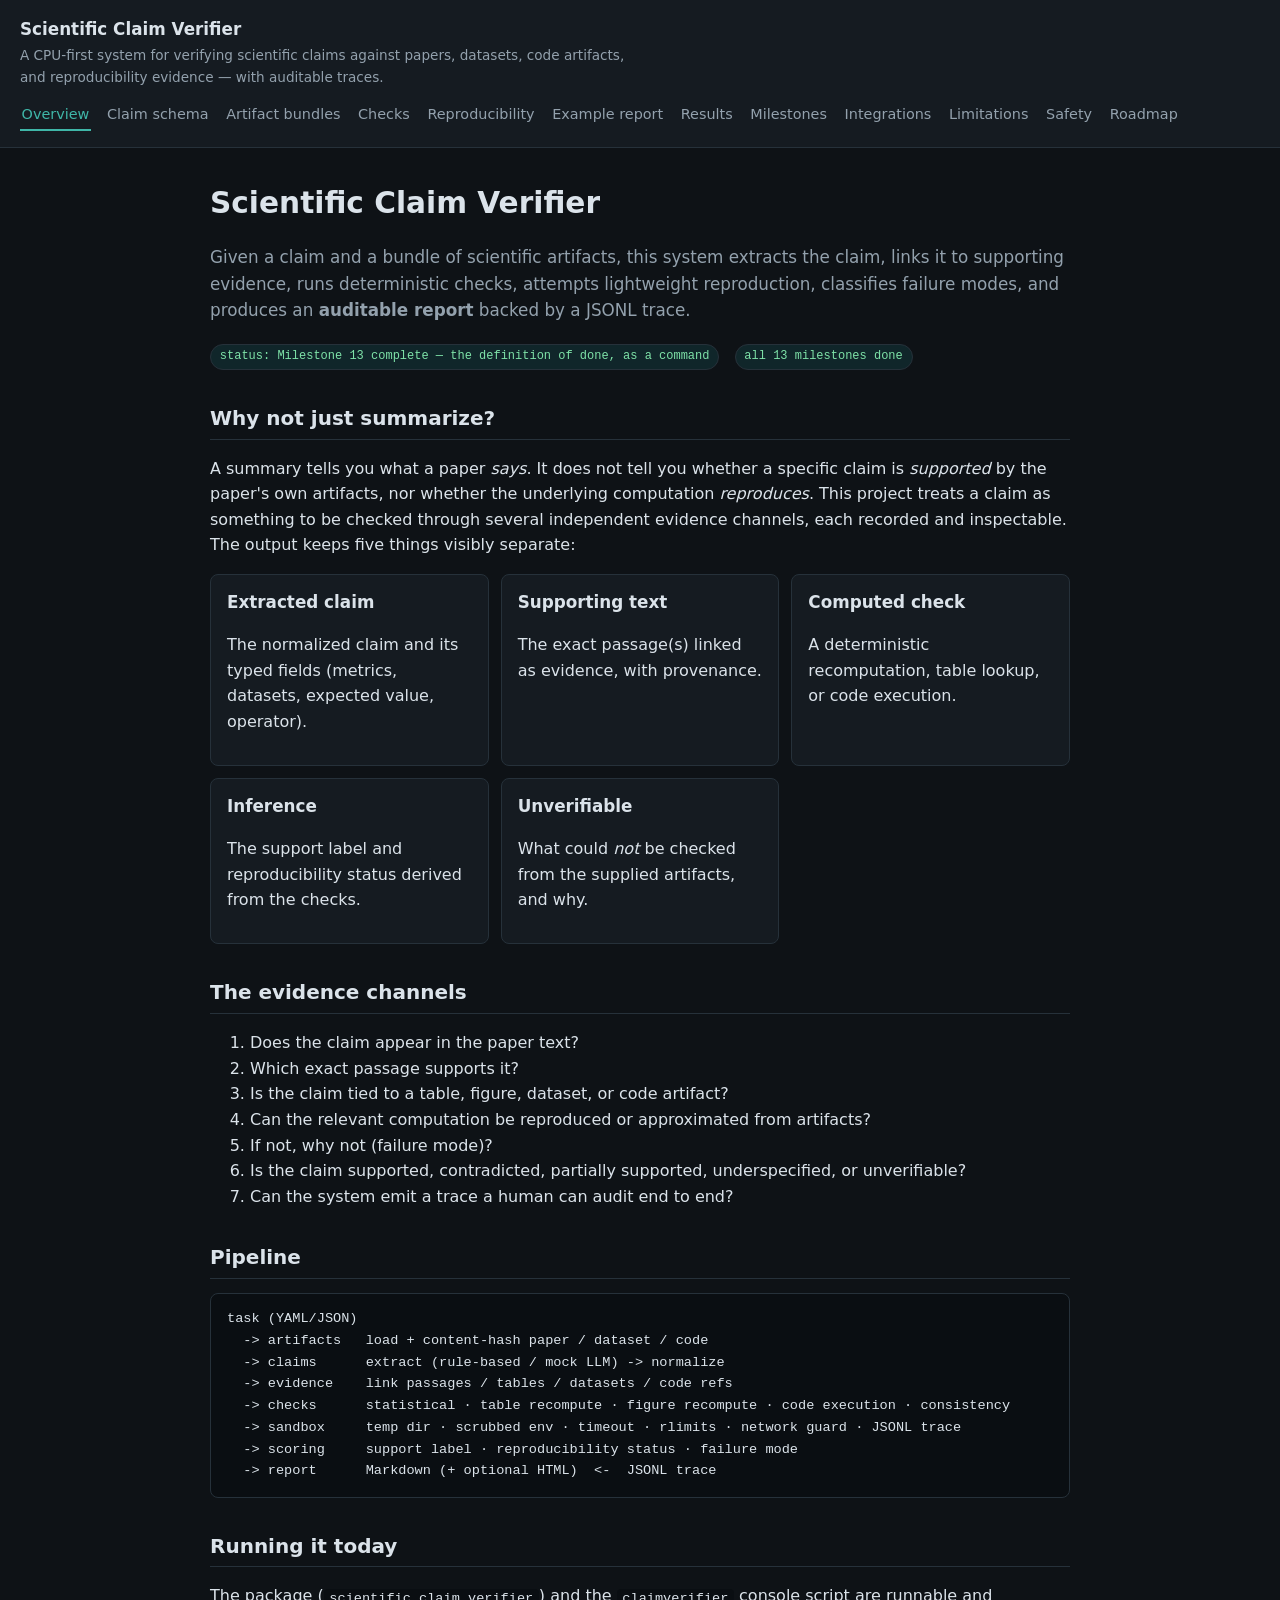
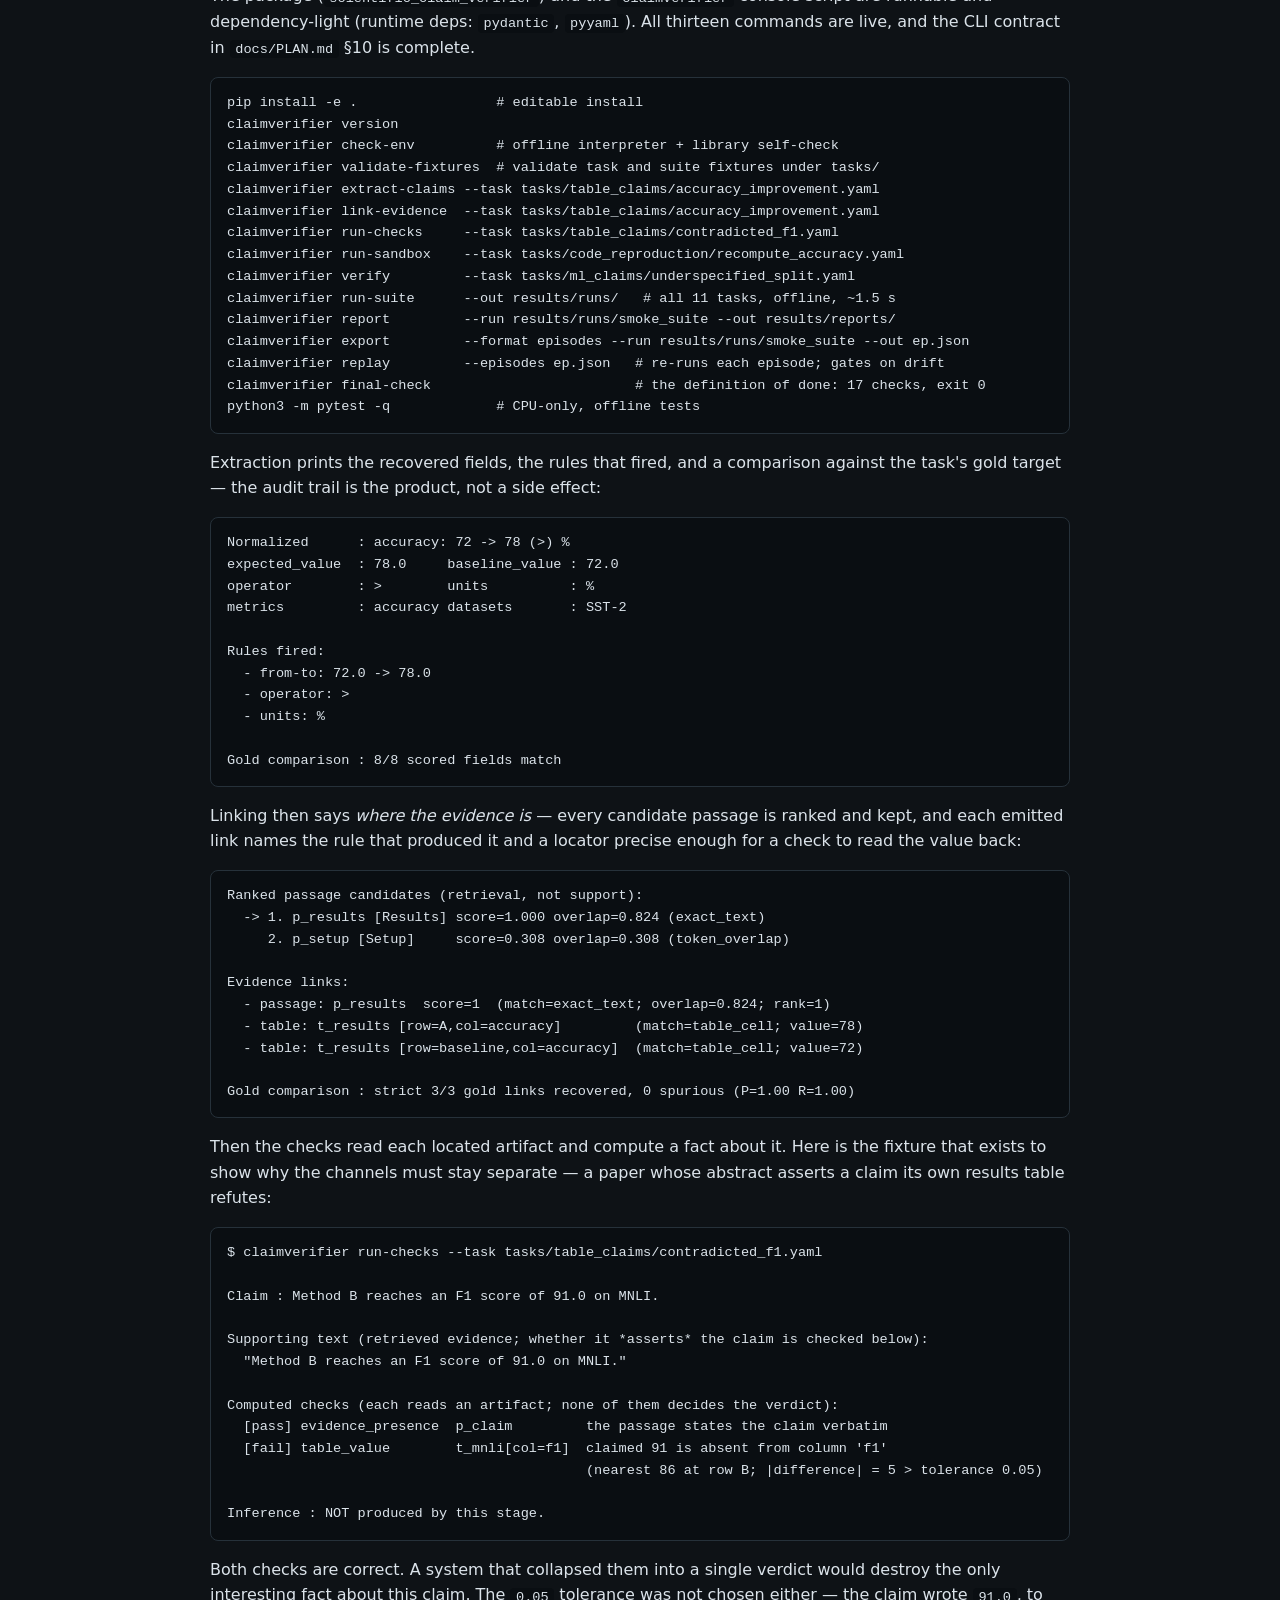
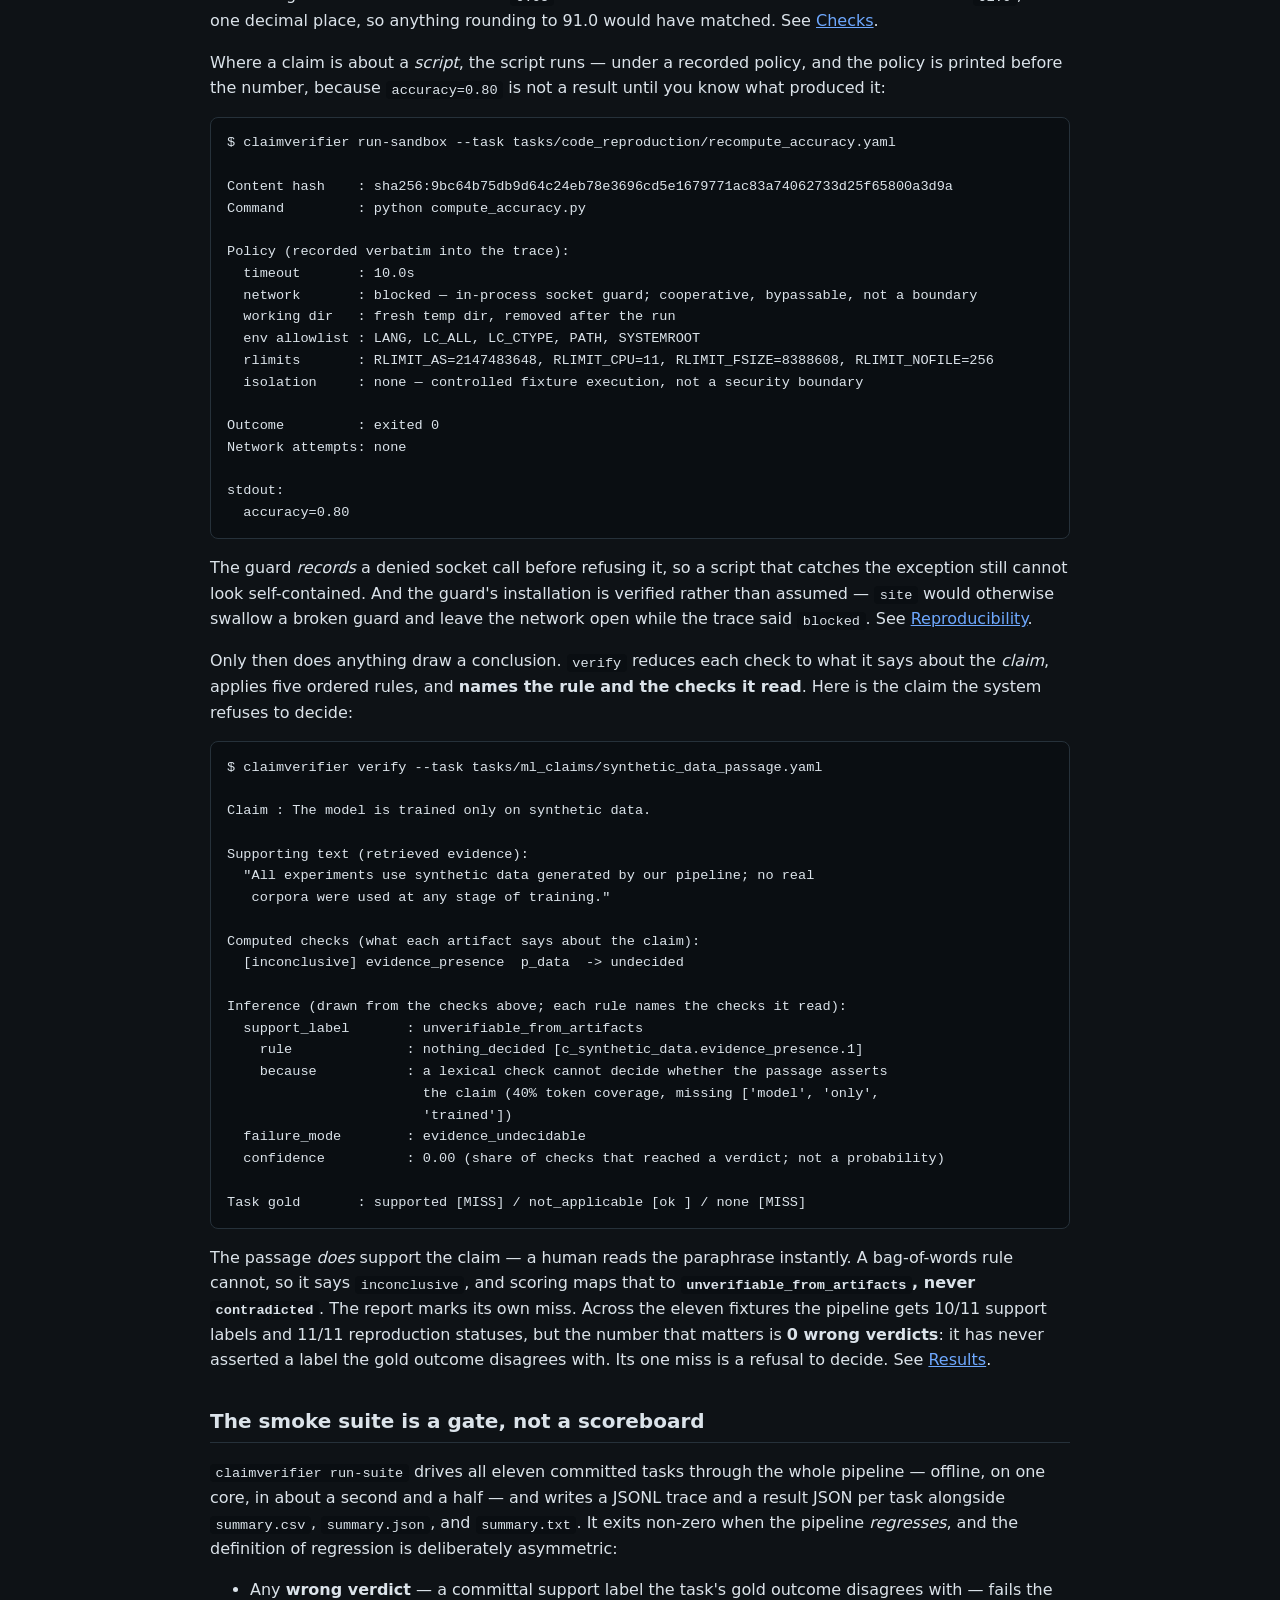
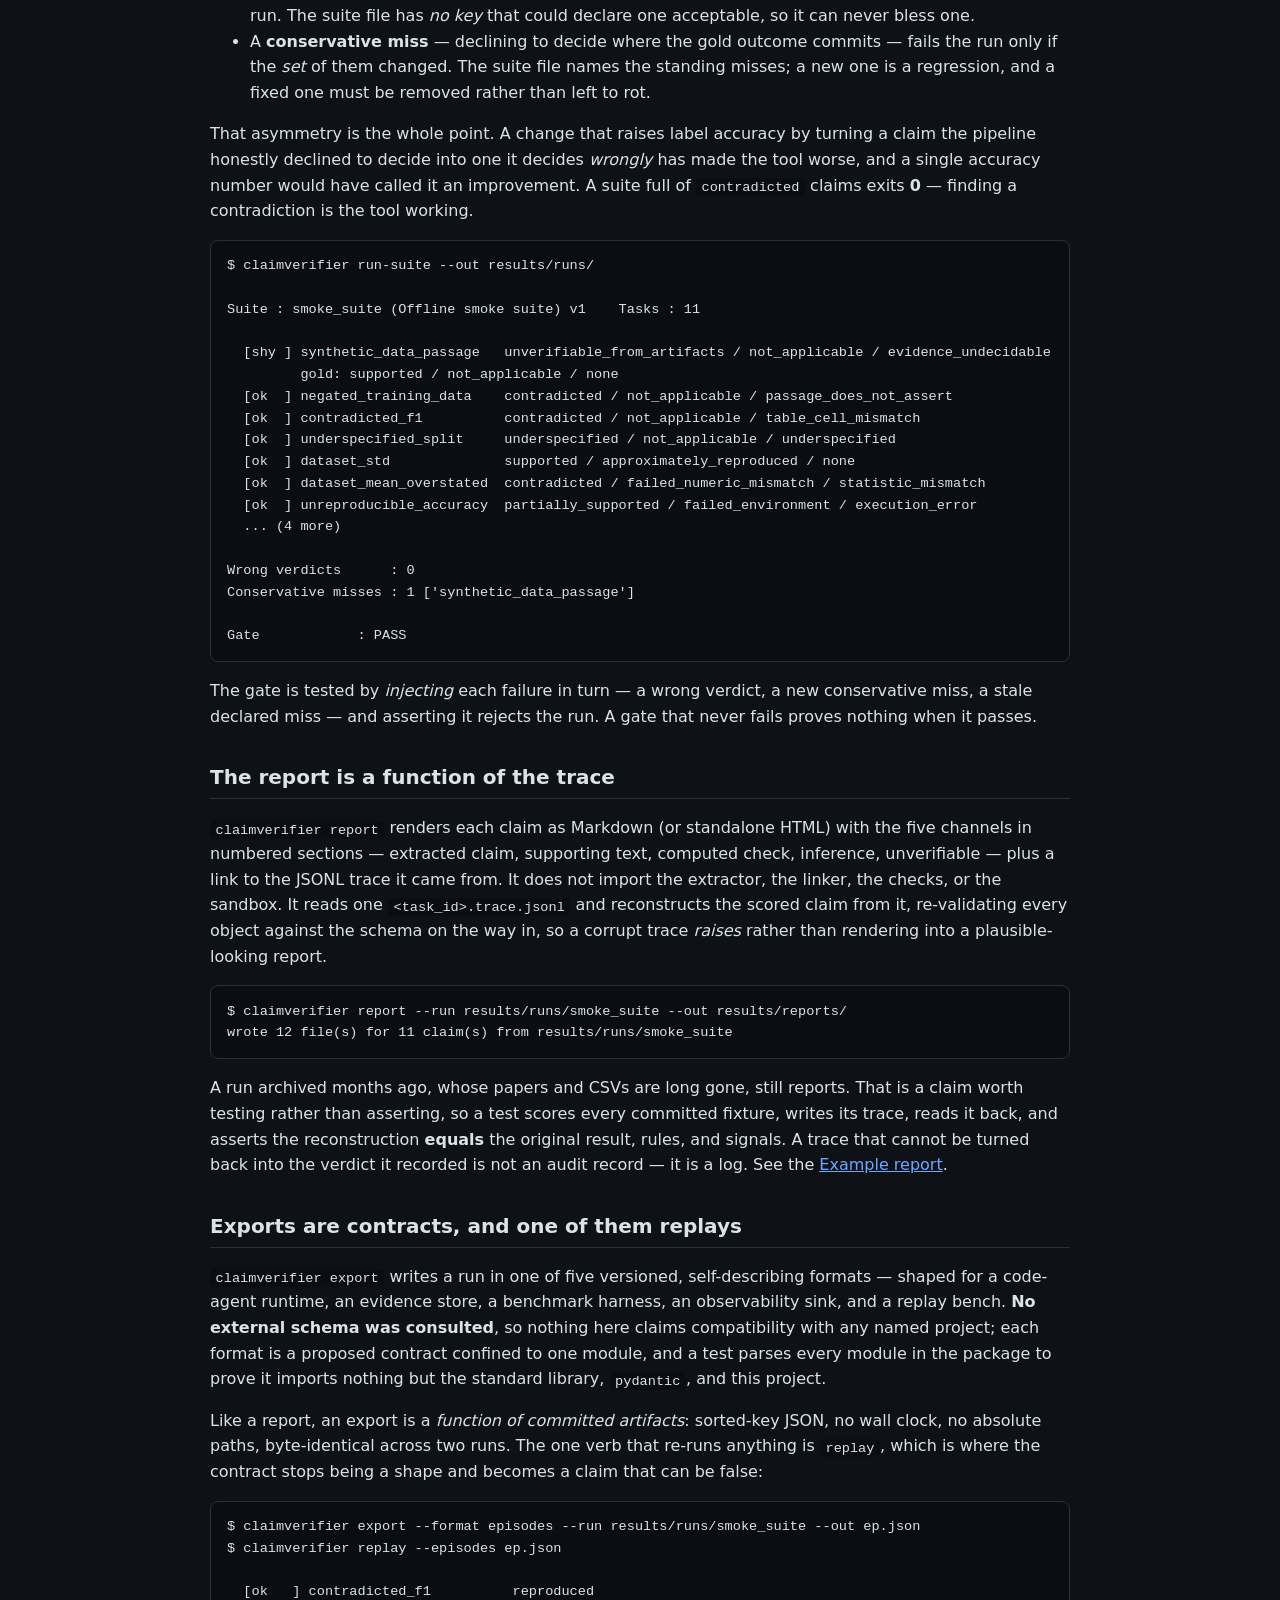
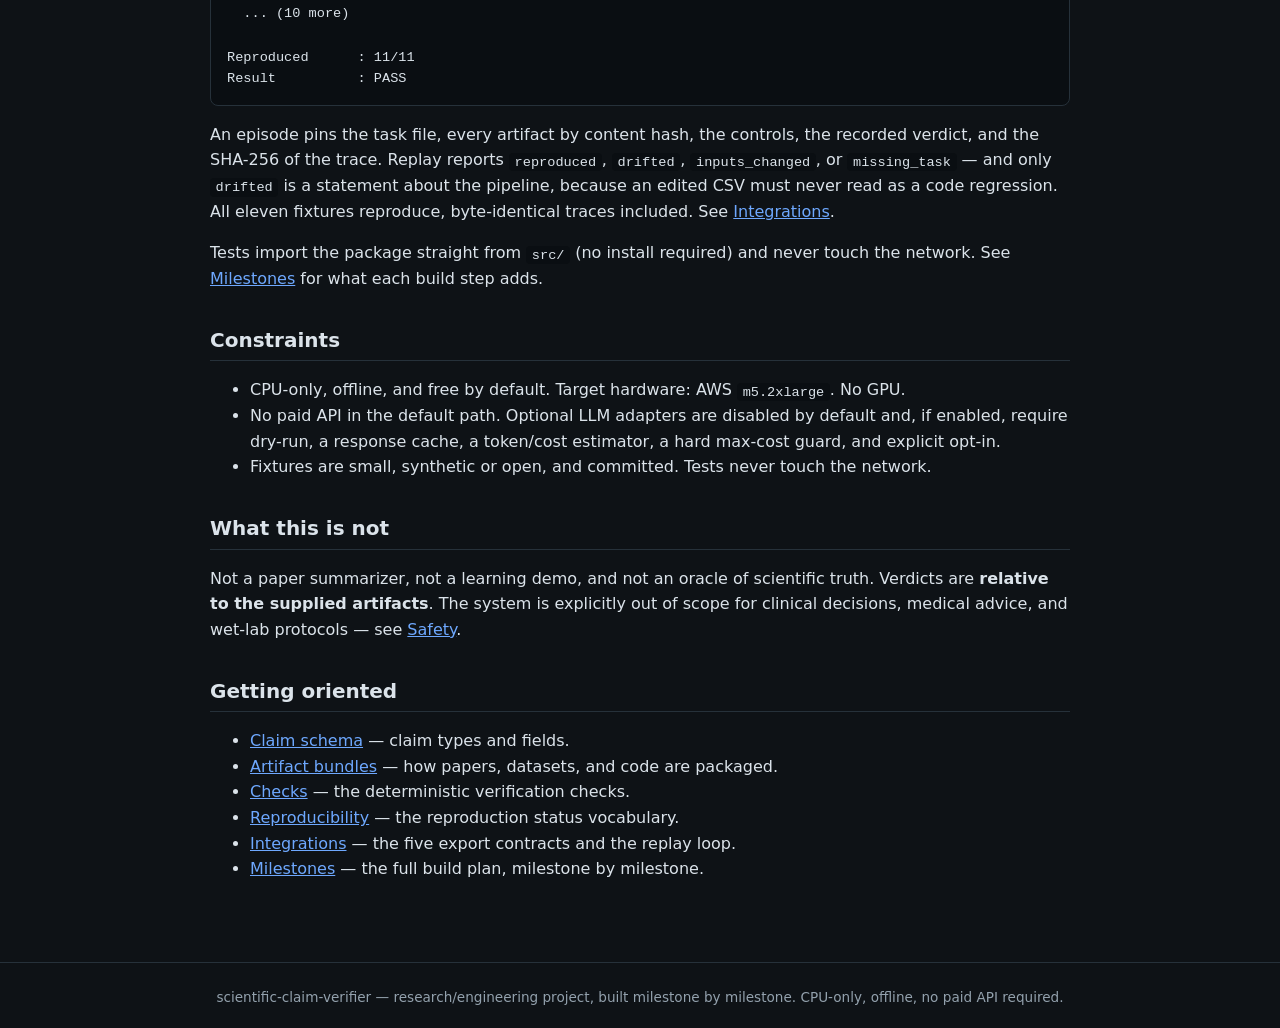
<file: site/index.html>
<!doctype html>
<html lang="en">
<head>
  <meta charset="utf-8">
  <meta name="viewport" content="width=device-width, initial-scale=1">
  <title>Scientific Claim Verifier</title>
  <link rel="stylesheet" href="style.css">
</head>
<body>
<header class="site">
  <a class="brand" href="index.html">Scientific Claim Verifier</a>
  <div class="tagline">A CPU-first system for verifying scientific claims against papers, datasets, code artifacts, and reproducibility evidence — with auditable traces.</div>
  <nav class="site">
    <a href="index.html" class="active">Overview</a>
    <a href="claim-schema.html">Claim schema</a>
    <a href="artifact-bundles.html">Artifact bundles</a>
    <a href="checks.html">Checks</a>
    <a href="reproducibility.html">Reproducibility</a>
    <a href="example-report.html">Example report</a>
    <a href="results.html">Results</a>
    <a href="milestones.html">Milestones</a>
    <a href="integrations.html">Integrations</a>
    <a href="limitations.html">Limitations</a>
    <a href="safety.html">Safety</a>
    <a href="roadmap.html">Roadmap</a>
  </nav>
</header>
<main>
  <h1>Scientific Claim Verifier</h1>
  <p class="lede">Given a claim and a bundle of scientific artifacts, this system extracts the
  claim, links it to supporting evidence, runs deterministic checks, attempts lightweight
  reproduction, classifies failure modes, and produces an <strong>auditable report</strong>
  backed by a JSONL trace.</p>

  <p><span class="status done">status: Milestone 13 complete — the definition of done, as a command</span> &nbsp; <span class="status done">all 13 milestones done</span></p>

  <h2>Why not just summarize?</h2>
  <p>A summary tells you what a paper <em>says</em>. It does not tell you whether a specific
  claim is <em>supported</em> by the paper's own artifacts, nor whether the underlying
  computation <em>reproduces</em>. This project treats a claim as something to be checked
  through several independent evidence channels, each recorded and inspectable. The output
  keeps five things visibly separate:</p>
  <div class="grid">
    <div class="card"><h3>Extracted claim</h3><p>The normalized claim and its typed fields (metrics, datasets, expected value, operator).</p></div>
    <div class="card"><h3>Supporting text</h3><p>The exact passage(s) linked as evidence, with provenance.</p></div>
    <div class="card"><h3>Computed check</h3><p>A deterministic recomputation, table lookup, or code execution.</p></div>
    <div class="card"><h3>Inference</h3><p>The support label and reproducibility status derived from the checks.</p></div>
    <div class="card"><h3>Unverifiable</h3><p>What could <em>not</em> be checked from the supplied artifacts, and why.</p></div>
  </div>

  <h2>The evidence channels</h2>
  <ol>
    <li>Does the claim appear in the paper text?</li>
    <li>Which exact passage supports it?</li>
    <li>Is the claim tied to a table, figure, dataset, or code artifact?</li>
    <li>Can the relevant computation be reproduced or approximated from artifacts?</li>
    <li>If not, why not (failure mode)?</li>
    <li>Is the claim supported, contradicted, partially supported, underspecified, or unverifiable?</li>
    <li>Can the system emit a trace a human can audit end to end?</li>
  </ol>

  <h2>Pipeline</h2>
  <pre><code>task (YAML/JSON)
  -> artifacts   load + content-hash paper / dataset / code
  -> claims      extract (rule-based / mock LLM) -> normalize
  -> evidence    link passages / tables / datasets / code refs
  -> checks      statistical · table recompute · figure recompute · code execution · consistency
  -> sandbox     temp dir · scrubbed env · timeout · rlimits · network guard · JSONL trace
  -> scoring     support label · reproducibility status · failure mode
  -> report      Markdown (+ optional HTML)  <-  JSONL trace</code></pre>

  <h2>Running it today</h2>
  <p>The package (<code>scientific_claim_verifier</code>) and the <code>claimverifier</code>
  console script are runnable and dependency-light (runtime deps: <code>pydantic</code>,
  <code>pyyaml</code>). All thirteen commands are live, and the CLI contract in
  <code>docs/PLAN.md</code> §10 is complete.</p>
  <pre><code>pip install -e .                 # editable install
claimverifier version
claimverifier check-env          # offline interpreter + library self-check
claimverifier validate-fixtures  # validate task and suite fixtures under tasks/
claimverifier extract-claims --task tasks/table_claims/accuracy_improvement.yaml
claimverifier link-evidence  --task tasks/table_claims/accuracy_improvement.yaml
claimverifier run-checks     --task tasks/table_claims/contradicted_f1.yaml
claimverifier run-sandbox    --task tasks/code_reproduction/recompute_accuracy.yaml
claimverifier verify         --task tasks/ml_claims/underspecified_split.yaml
claimverifier run-suite      --out results/runs/   # all 11 tasks, offline, ~1.5 s
claimverifier report         --run results/runs/smoke_suite --out results/reports/
claimverifier export         --format episodes --run results/runs/smoke_suite --out ep.json
claimverifier replay         --episodes ep.json   # re-runs each episode; gates on drift
claimverifier final-check                         # the definition of done: 17 checks, exit 0
python3 -m pytest -q             # CPU-only, offline tests</code></pre>
  <p>Extraction prints the recovered fields, the rules that fired, and a comparison against
  the task's gold target — the audit trail is the product, not a side effect:</p>
  <pre><code>Normalized      : accuracy: 72 -> 78 (&gt;) %
expected_value  : 78.0     baseline_value : 72.0
operator        : &gt;        units          : %
metrics         : accuracy datasets       : SST-2

Rules fired:
  - from-to: 72.0 -> 78.0
  - operator: &gt;
  - units: %

Gold comparison : 8/8 scored fields match</code></pre>
  <p>Linking then says <em>where the evidence is</em> — every candidate passage is ranked and
  kept, and each emitted link names the rule that produced it and a locator precise enough for
  a check to read the value back:</p>
  <pre><code>Ranked passage candidates (retrieval, not support):
  -&gt; 1. p_results [Results] score=1.000 overlap=0.824 (exact_text)
     2. p_setup [Setup]     score=0.308 overlap=0.308 (token_overlap)

Evidence links:
  - passage: p_results  score=1  (match=exact_text; overlap=0.824; rank=1)
  - table: t_results [row=A,col=accuracy]         (match=table_cell; value=78)
  - table: t_results [row=baseline,col=accuracy]  (match=table_cell; value=72)

Gold comparison : strict 3/3 gold links recovered, 0 spurious (P=1.00 R=1.00)</code></pre>
  <p>Then the checks read each located artifact and compute a fact about it. Here is the fixture
  that exists to show why the channels must stay separate — a paper whose abstract asserts a claim
  its own results table refutes:</p>
  <pre><code>$ claimverifier run-checks --task tasks/table_claims/contradicted_f1.yaml

Claim : Method B reaches an F1 score of 91.0 on MNLI.

Supporting text (retrieved evidence; whether it *asserts* the claim is checked below):
  "Method B reaches an F1 score of 91.0 on MNLI."

Computed checks (each reads an artifact; none of them decides the verdict):
  [pass] evidence_presence  p_claim         the passage states the claim verbatim
  [fail] table_value        t_mnli[col=f1]  claimed 91 is absent from column 'f1'
                                            (nearest 86 at row B; |difference| = 5 &gt; tolerance 0.05)

Inference : NOT produced by this stage.</code></pre>
  <p>Both checks are correct. A system that collapsed them into a single verdict would destroy the
  only interesting fact about this claim. The <code>0.05</code> tolerance was not chosen either —
  the claim wrote <code>91.0</code>, to one decimal place, so anything rounding to 91.0 would have
  matched. See <a href="checks.html">Checks</a>.</p>
  <p>Where a claim is about a <em>script</em>, the script runs — under a recorded policy, and the
  policy is printed before the number, because <code>accuracy=0.80</code> is not a result until you
  know what produced it:</p>
  <pre><code>$ claimverifier run-sandbox --task tasks/code_reproduction/recompute_accuracy.yaml

Content hash    : sha256:9bc64b75db9d64c24eb78e3696cd5e1679771ac83a74062733d25f65800a3d9a
Command         : python compute_accuracy.py

Policy (recorded verbatim into the trace):
  timeout       : 10.0s
  network       : blocked — in-process socket guard; cooperative, bypassable, not a boundary
  working dir   : fresh temp dir, removed after the run
  env allowlist : LANG, LC_ALL, LC_CTYPE, PATH, SYSTEMROOT
  rlimits       : RLIMIT_AS=2147483648, RLIMIT_CPU=11, RLIMIT_FSIZE=8388608, RLIMIT_NOFILE=256
  isolation     : none — controlled fixture execution, not a security boundary

Outcome         : exited 0
Network attempts: none

stdout:
  accuracy=0.80</code></pre>
  <p>The guard <em>records</em> a denied socket call before refusing it, so a script that catches the
  exception still cannot look self-contained. And the guard's installation is verified rather than
  assumed — <code>site</code> would otherwise swallow a broken guard and leave the network open while
  the trace said <code>blocked</code>. See <a href="reproducibility.html">Reproducibility</a>.</p>

  <p>Only then does anything draw a conclusion. <code>verify</code> reduces each check to what it
  says about the <em>claim</em>, applies five ordered rules, and <strong>names the rule and the
  checks it read</strong>. Here is the claim the system refuses to decide:</p>
  <pre><code>$ claimverifier verify --task tasks/ml_claims/synthetic_data_passage.yaml

Claim : The model is trained only on synthetic data.

Supporting text (retrieved evidence):
  "All experiments use synthetic data generated by our pipeline; no real
   corpora were used at any stage of training."

Computed checks (what each artifact says about the claim):
  [inconclusive] evidence_presence  p_data  -&gt; undecided

Inference (drawn from the checks above; each rule names the checks it read):
  support_label       : unverifiable_from_artifacts
    rule              : nothing_decided [c_synthetic_data.evidence_presence.1]
    because           : a lexical check cannot decide whether the passage asserts
                        the claim (40% token coverage, missing ['model', 'only',
                        'trained'])
  failure_mode        : evidence_undecidable
  confidence          : 0.00 (share of checks that reached a verdict; not a probability)

Task gold       : supported [MISS] / not_applicable [ok ] / none [MISS]</code></pre>
  <p>The passage <em>does</em> support the claim — a human reads the paraphrase instantly. A
  bag-of-words rule cannot, so it says <code>inconclusive</code>, and scoring maps that to
  <strong><code>unverifiable_from_artifacts</code>, never <code>contradicted</code></strong>. The
  report marks its own miss. Across the eleven fixtures the pipeline gets 10/11 support labels and
  11/11 reproduction statuses, but the number that matters is <strong>0 wrong verdicts</strong>: it
  has never asserted a label the gold outcome disagrees with. Its one miss is a refusal to decide.
  See <a href="results.html">Results</a>.</p>

  <h2>The smoke suite is a gate, not a scoreboard</h2>
  <p><code>claimverifier run-suite</code> drives all eleven committed tasks through the whole
  pipeline — offline, on one core, in about a second and a half — and writes a JSONL trace and a
  result JSON per task alongside <code>summary.csv</code>, <code>summary.json</code>, and
  <code>summary.txt</code>. It exits non-zero when the pipeline <em>regresses</em>, and the
  definition of regression is deliberately asymmetric:</p>
  <ul>
    <li>Any <strong>wrong verdict</strong> — a committal support label the task's gold outcome
      disagrees with — fails the run. The suite file has <em>no key</em> that could declare one
      acceptable, so it can never bless one.</li>
    <li>A <strong>conservative miss</strong> — declining to decide where the gold outcome commits —
      fails the run only if the <em>set</em> of them changed. The suite file names the standing
      misses; a new one is a regression, and a fixed one must be removed rather than left to rot.</li>
  </ul>
  <p>That asymmetry is the whole point. A change that raises label accuracy by turning a claim the
  pipeline honestly declined to decide into one it decides <em>wrongly</em> has made the tool worse,
  and a single accuracy number would have called it an improvement. A suite full of
  <code>contradicted</code> claims exits <strong>0</strong> — finding a contradiction is the tool
  working.</p>
  <pre><code>$ claimverifier run-suite --out results/runs/

Suite : smoke_suite (Offline smoke suite) v1    Tasks : 11

  [shy ] synthetic_data_passage   unverifiable_from_artifacts / not_applicable / evidence_undecidable
         gold: supported / not_applicable / none
  [ok  ] negated_training_data    contradicted / not_applicable / passage_does_not_assert
  [ok  ] contradicted_f1          contradicted / not_applicable / table_cell_mismatch
  [ok  ] underspecified_split     underspecified / not_applicable / underspecified
  [ok  ] dataset_std              supported / approximately_reproduced / none
  [ok  ] dataset_mean_overstated  contradicted / failed_numeric_mismatch / statistic_mismatch
  [ok  ] unreproducible_accuracy  partially_supported / failed_environment / execution_error
  ... (4 more)

Wrong verdicts      : 0
Conservative misses : 1 ['synthetic_data_passage']

Gate            : PASS</code></pre>
  <p>The gate is tested by <em>injecting</em> each failure in turn — a wrong verdict, a new
  conservative miss, a stale declared miss — and asserting it rejects the run. A gate that never
  fails proves nothing when it passes.</p>

  <h2>The report is a function of the trace</h2>
  <p><code>claimverifier report</code> renders each claim as Markdown (or standalone HTML) with the
  five channels in numbered sections — extracted claim, supporting text, computed check, inference,
  unverifiable — plus a link to the JSONL trace it came from. It does not import the extractor, the
  linker, the checks, or the sandbox. It reads one <code>&lt;task_id&gt;.trace.jsonl</code> and
  reconstructs the scored claim from it, re-validating every object against the schema on the way
  in, so a corrupt trace <em>raises</em> rather than rendering into a plausible-looking report.</p>
  <pre><code>$ claimverifier report --run results/runs/smoke_suite --out results/reports/
wrote 12 file(s) for 11 claim(s) from results/runs/smoke_suite</code></pre>
  <p>A run archived months ago, whose papers and CSVs are long gone, still reports. That is a claim
  worth testing rather than asserting, so a test scores every committed fixture, writes its trace,
  reads it back, and asserts the reconstruction <strong>equals</strong> the original result, rules,
  and signals. A trace that cannot be turned back into the verdict it recorded is not an audit
  record — it is a log. See the <a href="example-report.html">Example report</a>.</p>

  <h2>Exports are contracts, and one of them replays</h2>
  <p><code>claimverifier export</code> writes a run in one of five versioned, self-describing formats
  — shaped for a code-agent runtime, an evidence store, a benchmark harness, an observability sink,
  and a replay bench. <strong>No external schema was consulted</strong>, so nothing here claims
  compatibility with any named project; each format is a proposed contract confined to one module,
  and a test parses every module in the package to prove it imports nothing but the standard library,
  <code>pydantic</code>, and this project.</p>
  <p>Like a report, an export is a <em>function of committed artifacts</em>: sorted-key JSON, no wall
  clock, no absolute paths, byte-identical across two runs. The one verb that re-runs anything is
  <code>replay</code>, which is where the contract stops being a shape and becomes a claim that can
  be false:</p>
  <pre><code>$ claimverifier export --format episodes --run results/runs/smoke_suite --out ep.json
$ claimverifier replay --episodes ep.json

  [ok   ] contradicted_f1          reproduced
  ... (10 more)

Reproduced      : 11/11
Result          : PASS</code></pre>
  <p>An episode pins the task file, every artifact by content hash, the controls, the recorded
  verdict, and the SHA-256 of the trace. Replay reports <code>reproduced</code>,
  <code>drifted</code>, <code>inputs_changed</code>, or <code>missing_task</code> — and only
  <code>drifted</code> is a statement about the pipeline, because an edited CSV must never read as a
  code regression. All eleven fixtures reproduce, byte-identical traces included. See
  <a href="integrations.html">Integrations</a>.</p>

  <p>Tests import the package straight from <code>src/</code> (no install required) and never touch
  the network. See <a href="milestones.html">Milestones</a> for what each build step adds.</p>

  <h2>Constraints</h2>
  <ul>
    <li>CPU-only, offline, and free by default. Target hardware: AWS <code>m5.2xlarge</code>. No GPU.</li>
    <li>No paid API in the default path. Optional LLM adapters are disabled by default and,
      if enabled, require dry-run, a response cache, a token/cost estimator, a hard max-cost
      guard, and explicit opt-in.</li>
    <li>Fixtures are small, synthetic or open, and committed. Tests never touch the network.</li>
  </ul>

  <h2>What this is not</h2>
  <p>Not a paper summarizer, not a learning demo, and not an oracle of scientific truth.
  Verdicts are <strong>relative to the supplied artifacts</strong>. The system is explicitly
  out of scope for clinical decisions, medical advice, and wet-lab protocols — see
  <a href="safety.html">Safety</a>.</p>

  <h2>Getting oriented</h2>
  <ul>
    <li><a href="claim-schema.html">Claim schema</a> — claim types and fields.</li>
    <li><a href="artifact-bundles.html">Artifact bundles</a> — how papers, datasets, and code are packaged.</li>
    <li><a href="checks.html">Checks</a> — the deterministic verification checks.</li>
    <li><a href="reproducibility.html">Reproducibility</a> — the reproduction status vocabulary.</li>
    <li><a href="integrations.html">Integrations</a> — the five export contracts and the replay loop.</li>
    <li><a href="milestones.html">Milestones</a> — the full build plan, milestone by milestone.</li>
  </ul>
</main>
<footer class="site">scientific-claim-verifier — research/engineering project, built milestone by milestone. CPU-only, offline, no paid API required.</footer>
</body>
</html>
</file>
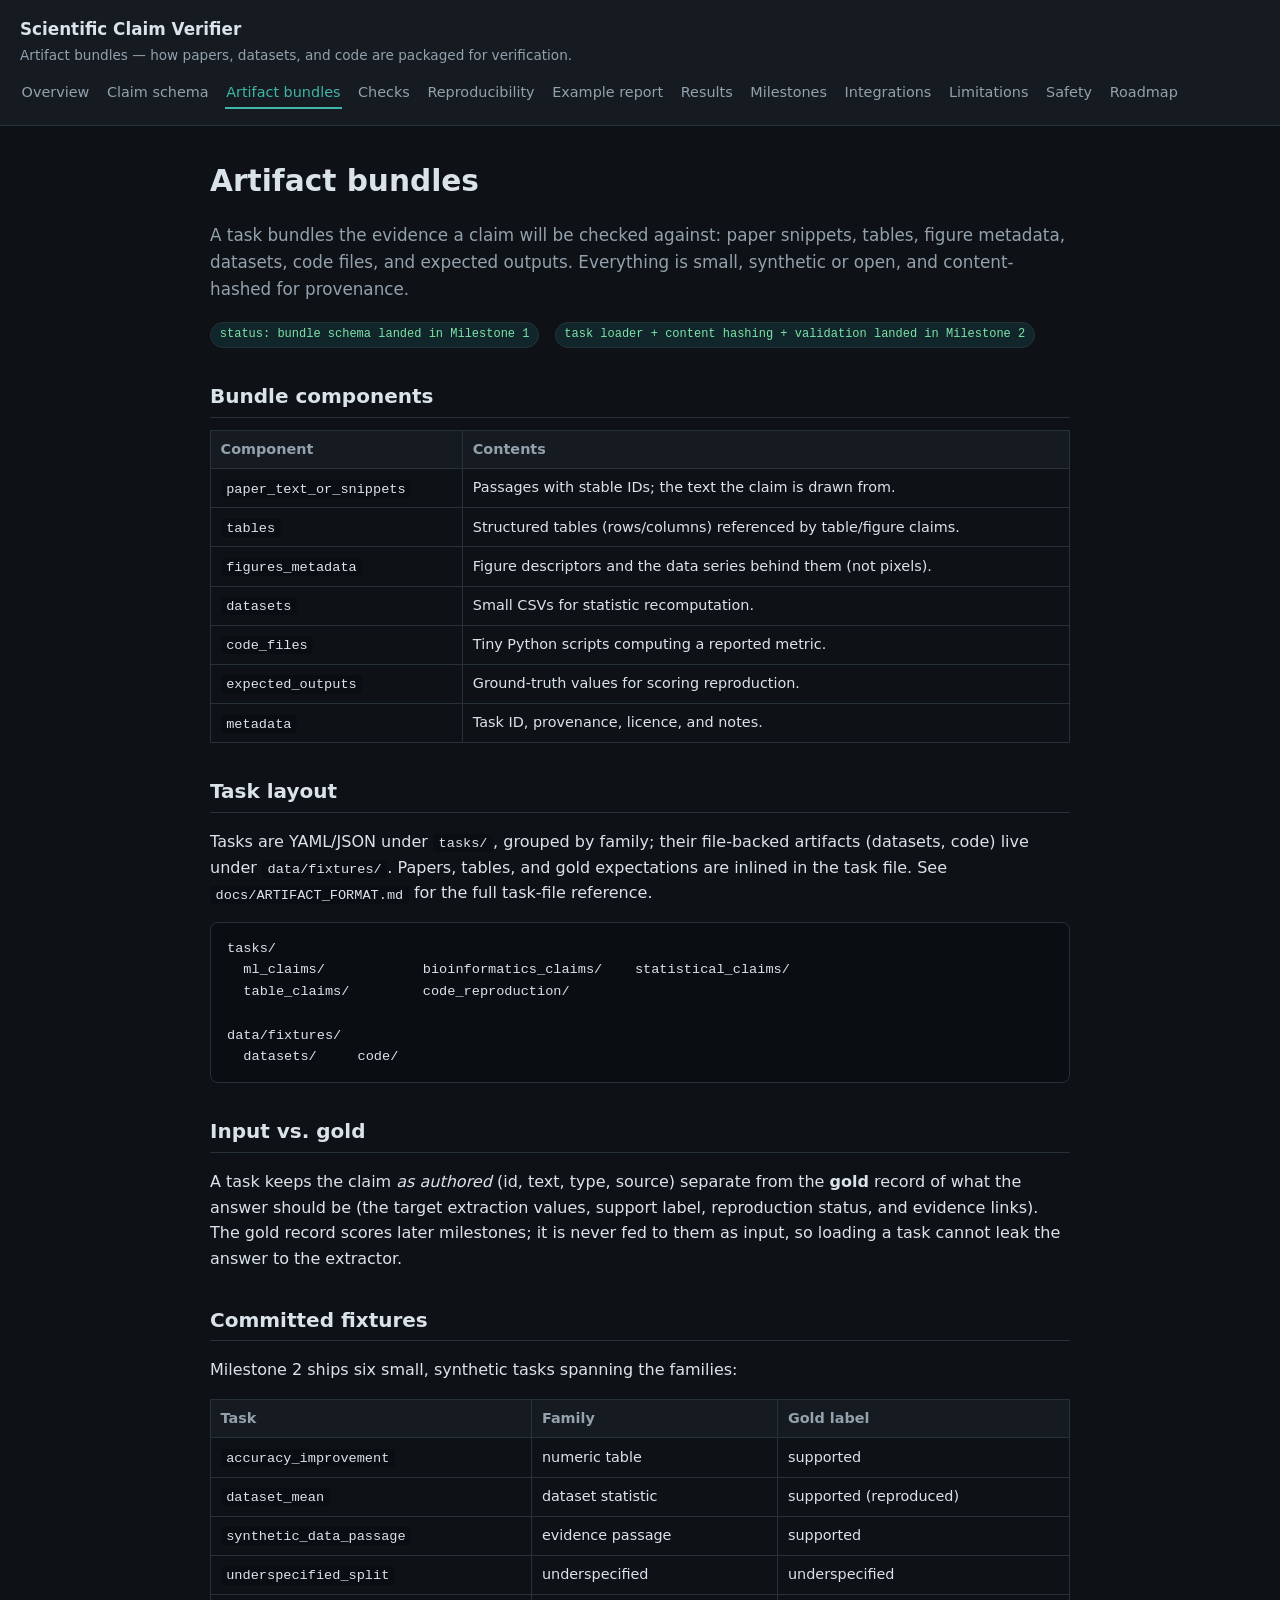
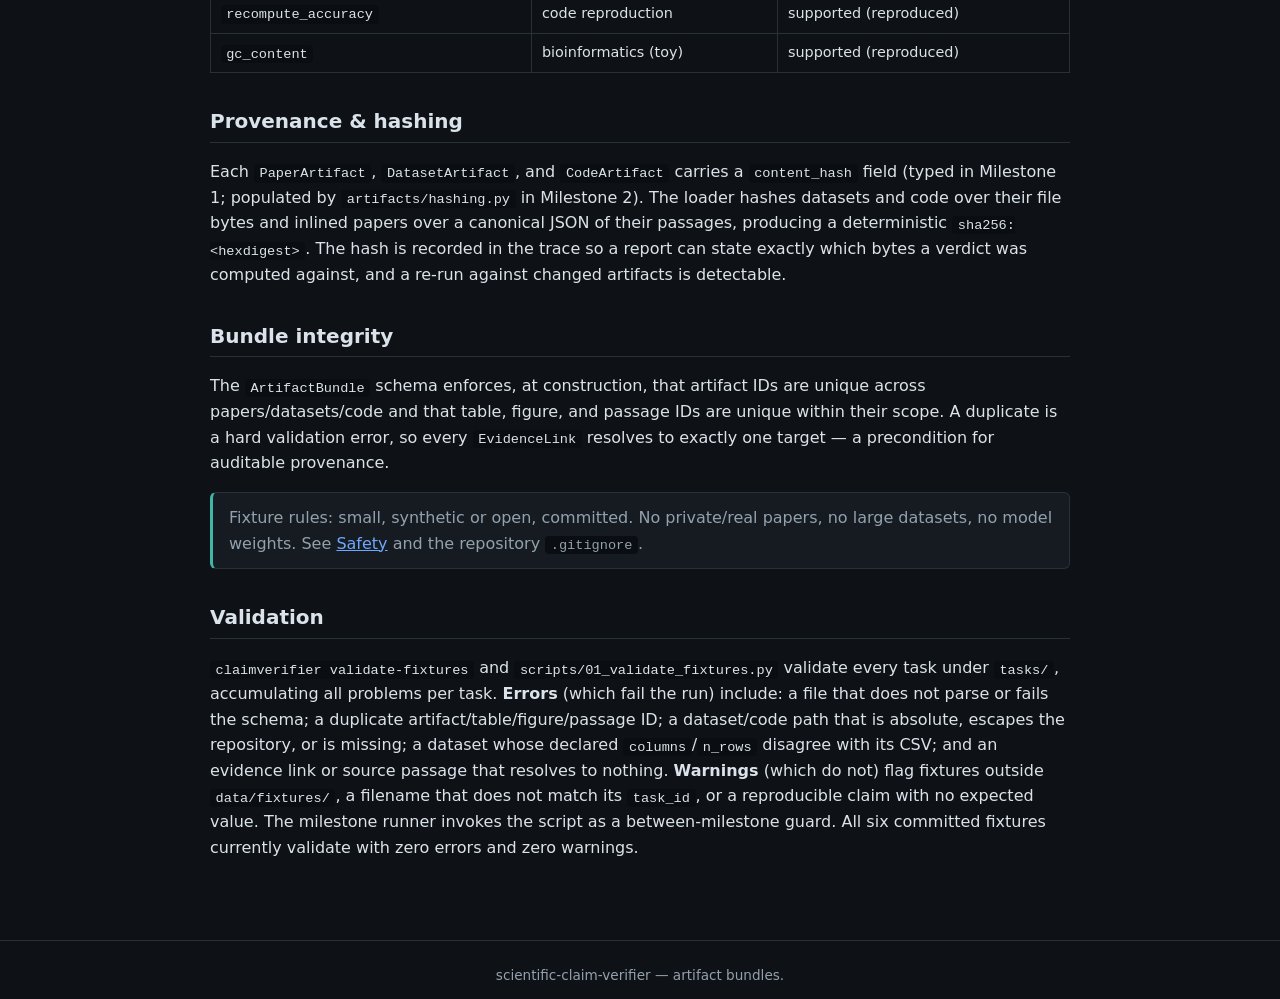
<file: site/artifact-bundles.html>
<!doctype html>
<html lang="en">
<head>
  <meta charset="utf-8">
  <meta name="viewport" content="width=device-width, initial-scale=1">
  <title>Artifact bundles — Scientific Claim Verifier</title>
  <link rel="stylesheet" href="style.css">
</head>
<body>
<header class="site">
  <a class="brand" href="index.html">Scientific Claim Verifier</a>
  <div class="tagline">Artifact bundles — how papers, datasets, and code are packaged for verification.</div>
  <nav class="site">
    <a href="index.html">Overview</a>
    <a href="claim-schema.html">Claim schema</a>
    <a href="artifact-bundles.html" class="active">Artifact bundles</a>
    <a href="checks.html">Checks</a>
    <a href="reproducibility.html">Reproducibility</a>
    <a href="example-report.html">Example report</a>
    <a href="results.html">Results</a>
    <a href="milestones.html">Milestones</a>
    <a href="integrations.html">Integrations</a>
    <a href="limitations.html">Limitations</a>
    <a href="safety.html">Safety</a>
    <a href="roadmap.html">Roadmap</a>
  </nav>
</header>
<main>
  <h1>Artifact bundles</h1>
  <p class="lede">A task bundles the evidence a claim will be checked against: paper snippets,
  tables, figure metadata, datasets, code files, and expected outputs. Everything is small,
  synthetic or open, and content-hashed for provenance.</p>
  <p><span class="status done">status: bundle schema landed in Milestone 1</span> &nbsp; <span class="status done">task loader + content hashing + validation landed in Milestone 2</span></p>

  <h2>Bundle components</h2>
  <table>
    <tr><th>Component</th><th>Contents</th></tr>
    <tr><td><code>paper_text_or_snippets</code></td><td>Passages with stable IDs; the text the claim is drawn from.</td></tr>
    <tr><td><code>tables</code></td><td>Structured tables (rows/columns) referenced by table/figure claims.</td></tr>
    <tr><td><code>figures_metadata</code></td><td>Figure descriptors and the data series behind them (not pixels).</td></tr>
    <tr><td><code>datasets</code></td><td>Small CSVs for statistic recomputation.</td></tr>
    <tr><td><code>code_files</code></td><td>Tiny Python scripts computing a reported metric.</td></tr>
    <tr><td><code>expected_outputs</code></td><td>Ground-truth values for scoring reproduction.</td></tr>
    <tr><td><code>metadata</code></td><td>Task ID, provenance, licence, and notes.</td></tr>
  </table>

  <h2>Task layout</h2>
  <p>Tasks are YAML/JSON under <code>tasks/</code>, grouped by family; their file-backed
  artifacts (datasets, code) live under <code>data/fixtures/</code>. Papers, tables, and gold
  expectations are inlined in the task file. See <code>docs/ARTIFACT_FORMAT.md</code> for the
  full task-file reference.</p>
  <pre><code>tasks/
  ml_claims/            bioinformatics_claims/    statistical_claims/
  table_claims/         code_reproduction/

data/fixtures/
  datasets/     code/</code></pre>

  <h2>Input vs. gold</h2>
  <p>A task keeps the claim <em>as authored</em> (id, text, type, source) separate from the
  <strong>gold</strong> record of what the answer should be (the target extraction values,
  support label, reproduction status, and evidence links). The gold record scores later
  milestones; it is never fed to them as input, so loading a task cannot leak the answer to the
  extractor.</p>

  <h2>Committed fixtures</h2>
  <p>Milestone 2 ships six small, synthetic tasks spanning the families:</p>
  <table>
    <tr><th>Task</th><th>Family</th><th>Gold label</th></tr>
    <tr><td><code>accuracy_improvement</code></td><td>numeric table</td><td>supported</td></tr>
    <tr><td><code>dataset_mean</code></td><td>dataset statistic</td><td>supported (reproduced)</td></tr>
    <tr><td><code>synthetic_data_passage</code></td><td>evidence passage</td><td>supported</td></tr>
    <tr><td><code>underspecified_split</code></td><td>underspecified</td><td>underspecified</td></tr>
    <tr><td><code>recompute_accuracy</code></td><td>code reproduction</td><td>supported (reproduced)</td></tr>
    <tr><td><code>gc_content</code></td><td>bioinformatics (toy)</td><td>supported (reproduced)</td></tr>
  </table>

  <h2>Provenance & hashing</h2>
  <p>Each <code>PaperArtifact</code>, <code>DatasetArtifact</code>, and <code>CodeArtifact</code>
  carries a <code>content_hash</code> field (typed in Milestone 1; populated by
  <code>artifacts/hashing.py</code> in Milestone 2). The loader hashes datasets and code over
  their file bytes and inlined papers over a canonical JSON of their passages, producing a
  deterministic <code>sha256:&lt;hexdigest&gt;</code>. The hash is recorded in the trace so a
  report can state exactly which bytes a verdict was computed against, and a re-run against
  changed artifacts is detectable.</p>

  <h2>Bundle integrity</h2>
  <p>The <code>ArtifactBundle</code> schema enforces, at construction, that artifact IDs are
  unique across papers/datasets/code and that table, figure, and passage IDs are unique within
  their scope. A duplicate is a hard validation error, so every <code>EvidenceLink</code>
  resolves to exactly one target — a precondition for auditable provenance.</p>

  <div class="callout">Fixture rules: small, synthetic or open, committed. No private/real
  papers, no large datasets, no model weights. See <a href="safety.html">Safety</a> and the
  repository <code>.gitignore</code>.</div>

  <h2>Validation</h2>
  <p><code>claimverifier validate-fixtures</code> and <code>scripts/01_validate_fixtures.py</code>
  validate every task under <code>tasks/</code>, accumulating all problems per task.
  <strong>Errors</strong> (which fail the run) include: a file that does not parse or fails the
  schema; a duplicate artifact/table/figure/passage ID; a dataset/code path that is absolute,
  escapes the repository, or is missing; a dataset whose declared <code>columns</code>/<code>n_rows</code>
  disagree with its CSV; and an evidence link or source passage that resolves to nothing.
  <strong>Warnings</strong> (which do not) flag fixtures outside <code>data/fixtures/</code>, a
  filename that does not match its <code>task_id</code>, or a reproducible claim with no expected
  value. The milestone runner invokes the script as a between-milestone guard. All six committed
  fixtures currently validate with zero errors and zero warnings.</p>
</main>
<footer class="site">scientific-claim-verifier — artifact bundles.</footer>
</body>
</html>
</file>
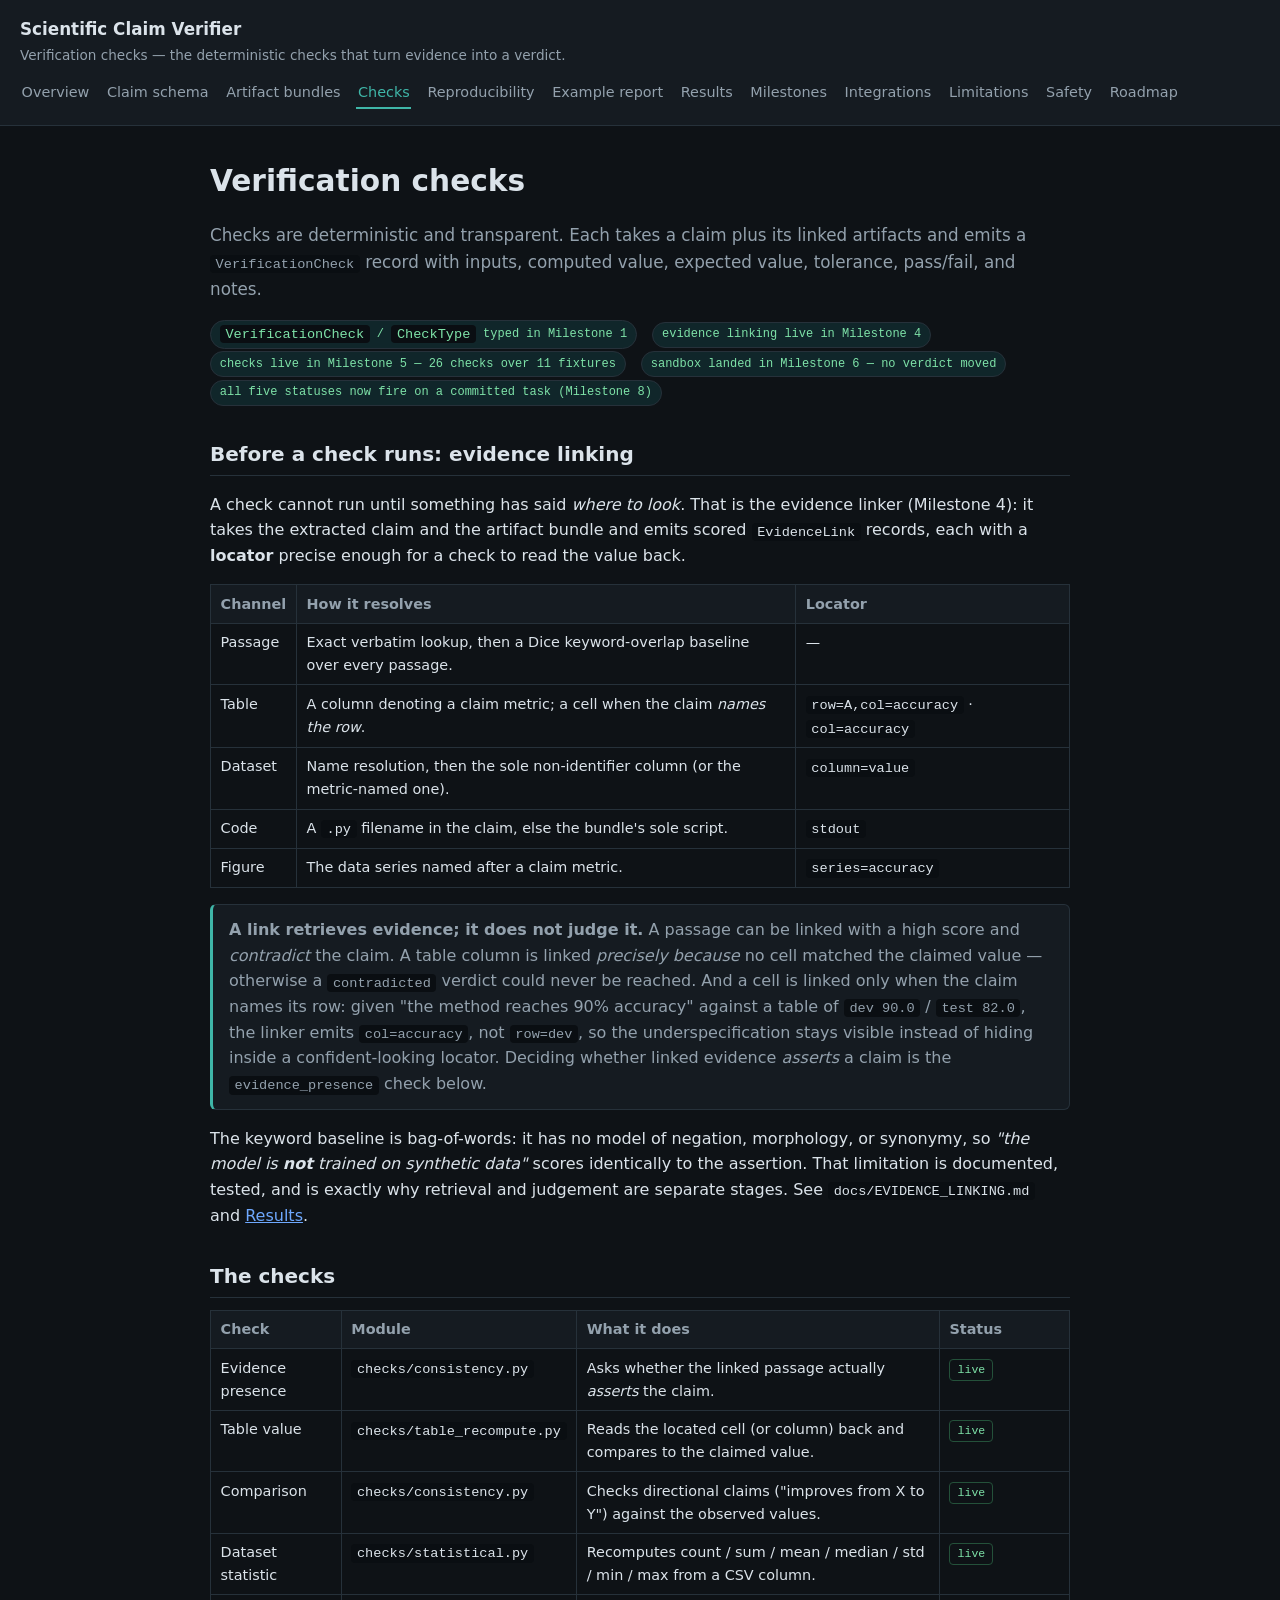
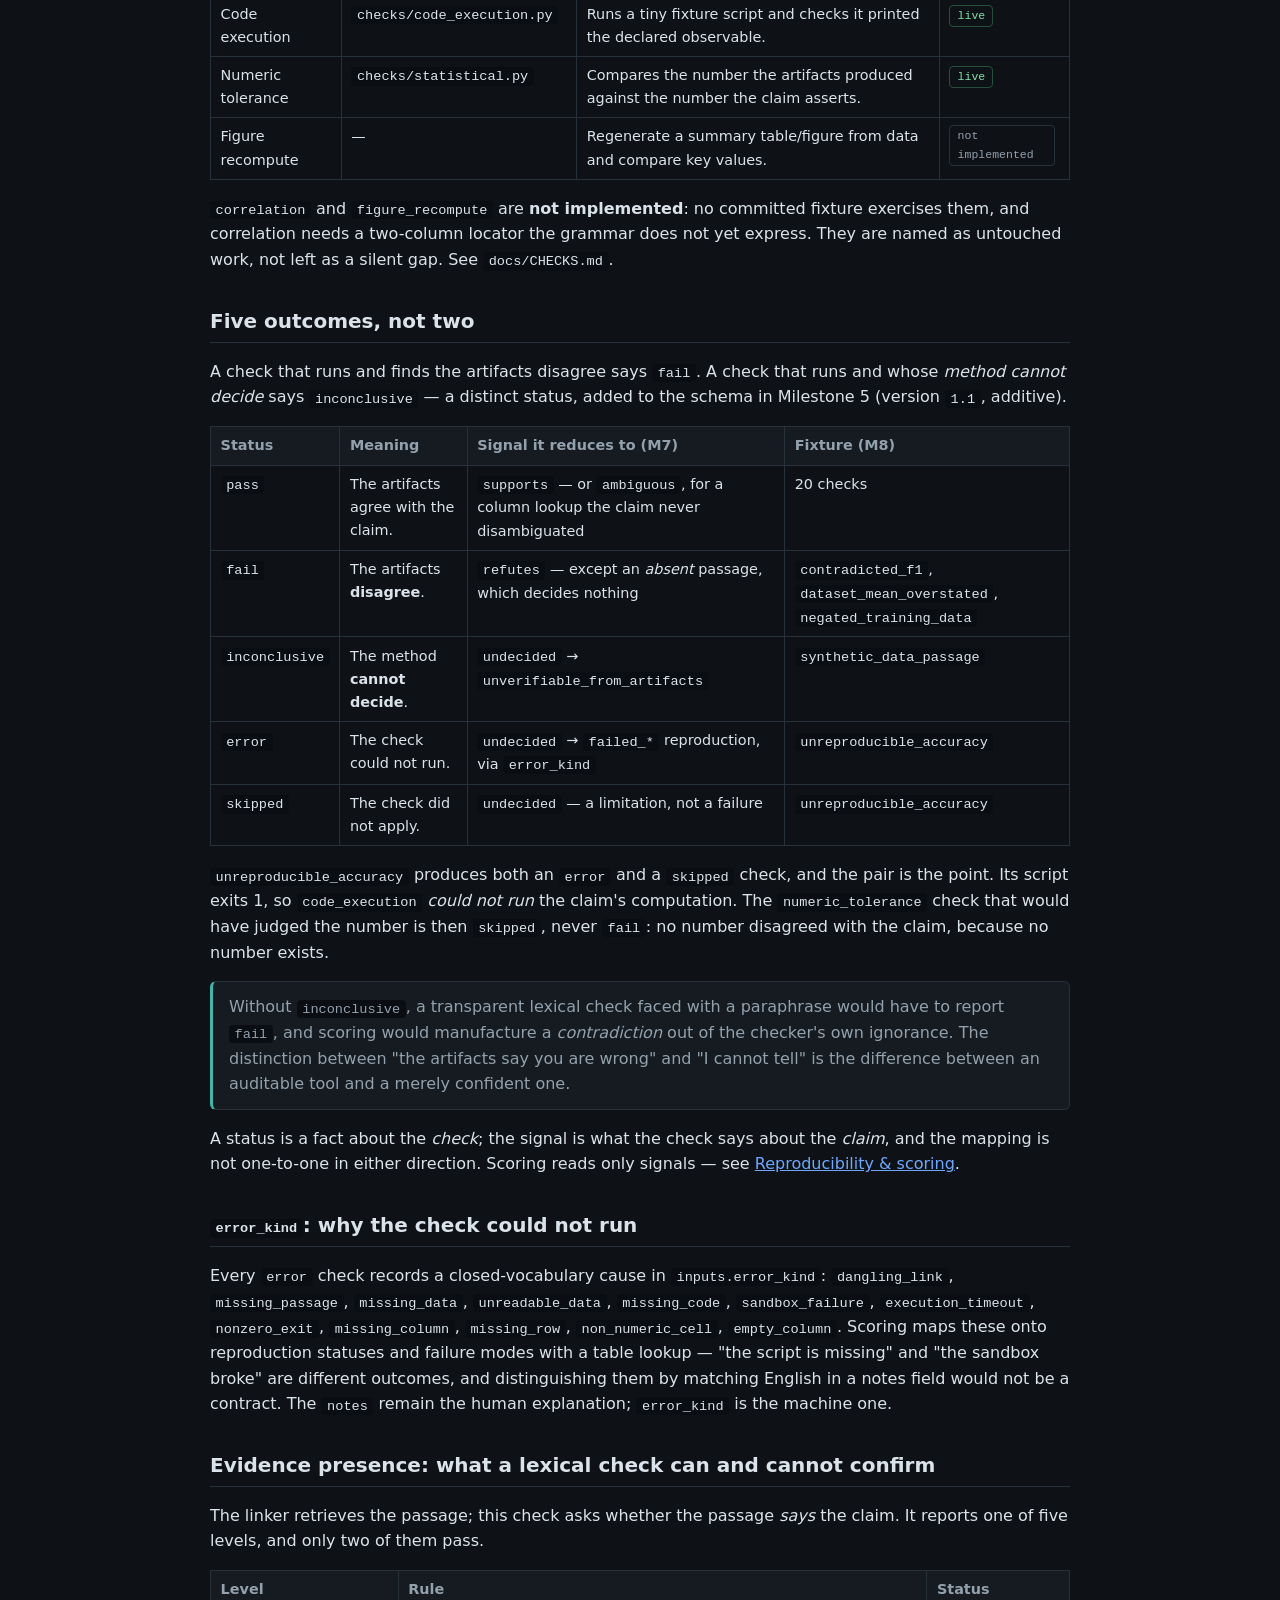
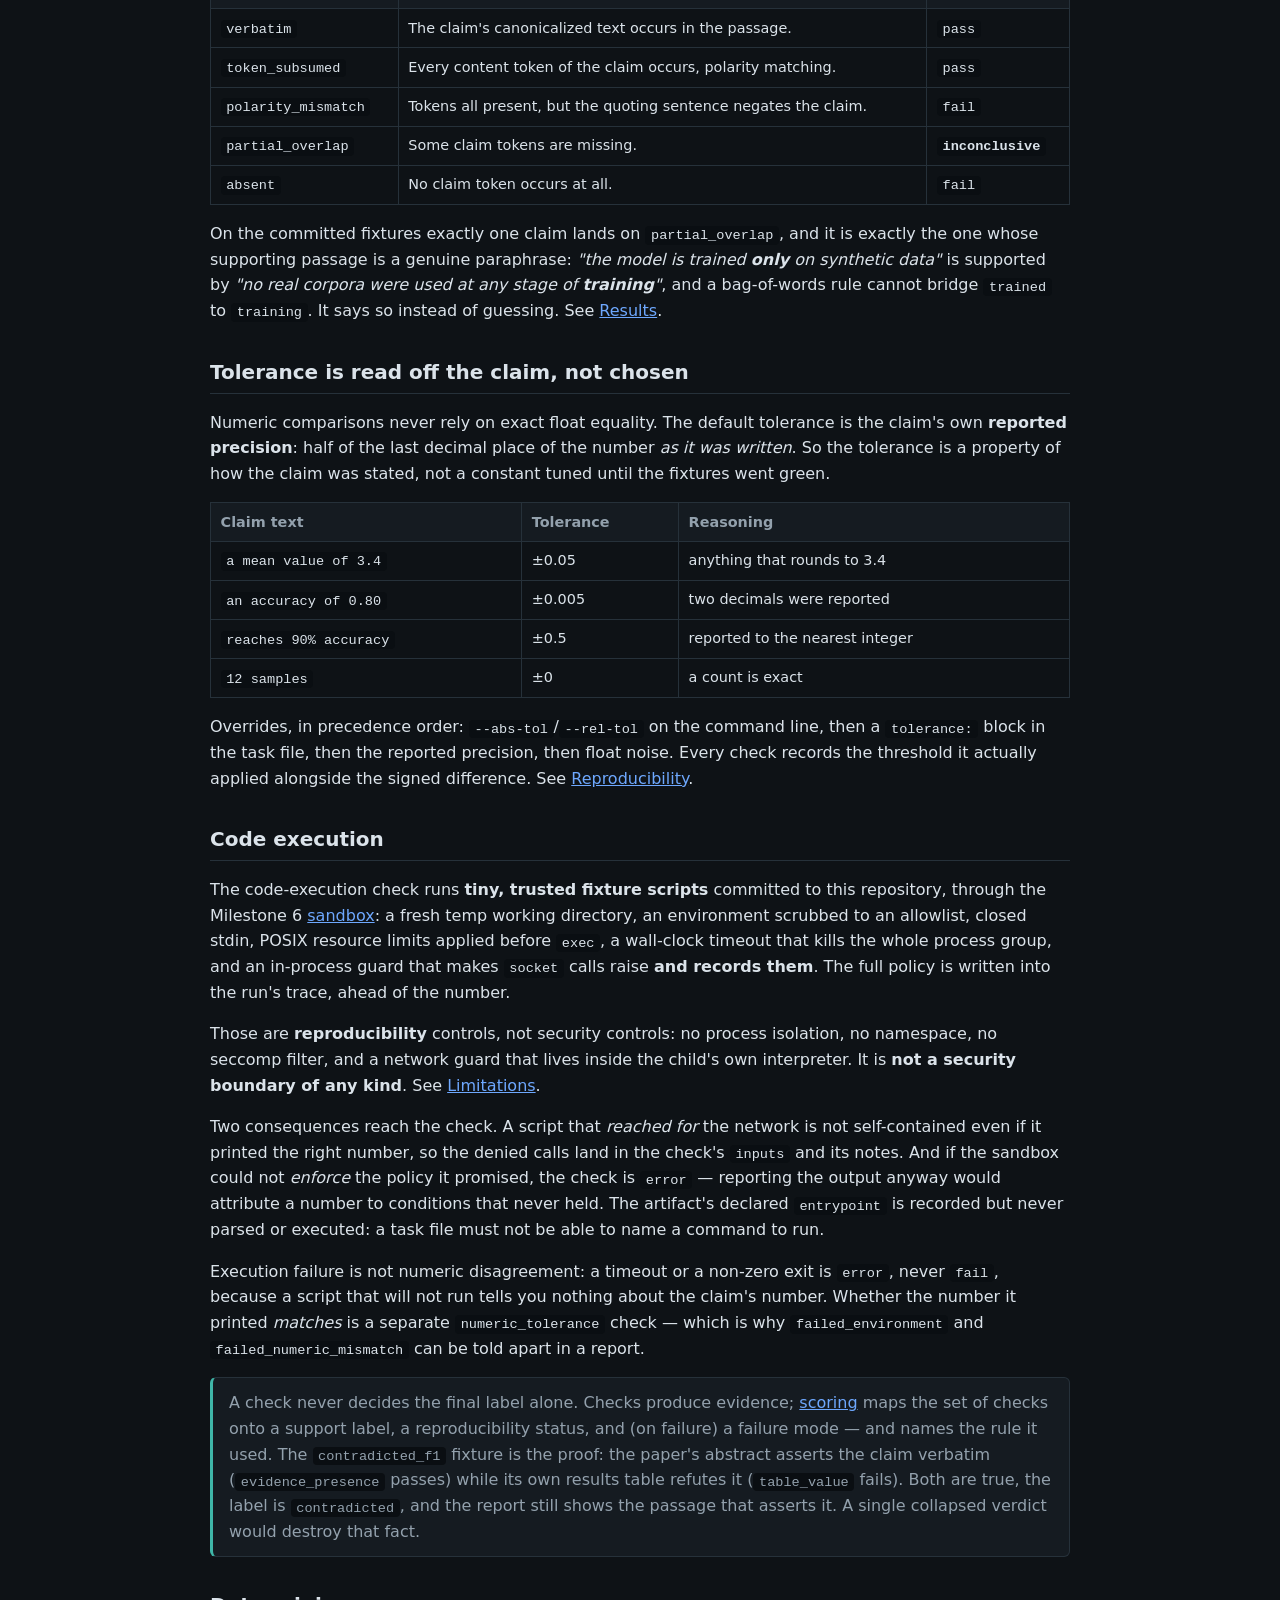
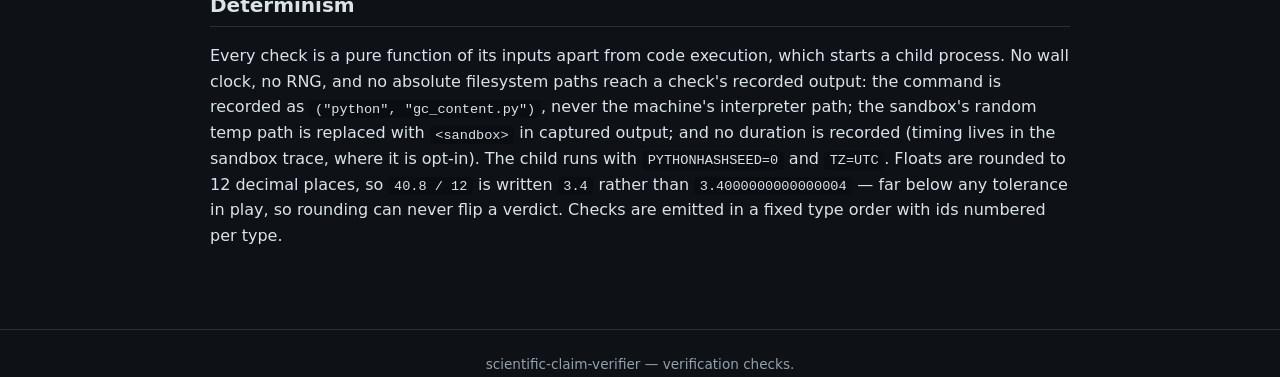
<file: site/checks.html>
<!doctype html>
<html lang="en">
<head>
  <meta charset="utf-8">
  <meta name="viewport" content="width=device-width, initial-scale=1">
  <title>Verification checks — Scientific Claim Verifier</title>
  <link rel="stylesheet" href="style.css">
</head>
<body>
<header class="site">
  <a class="brand" href="index.html">Scientific Claim Verifier</a>
  <div class="tagline">Verification checks — the deterministic checks that turn evidence into a verdict.</div>
  <nav class="site">
    <a href="index.html">Overview</a>
    <a href="claim-schema.html">Claim schema</a>
    <a href="artifact-bundles.html">Artifact bundles</a>
    <a href="checks.html" class="active">Checks</a>
    <a href="reproducibility.html">Reproducibility</a>
    <a href="example-report.html">Example report</a>
    <a href="results.html">Results</a>
    <a href="milestones.html">Milestones</a>
    <a href="integrations.html">Integrations</a>
    <a href="limitations.html">Limitations</a>
    <a href="safety.html">Safety</a>
    <a href="roadmap.html">Roadmap</a>
  </nav>
</header>
<main>
  <h1>Verification checks</h1>
  <p class="lede">Checks are deterministic and transparent. Each takes a claim plus its linked
  artifacts and emits a <code>VerificationCheck</code> record with inputs, computed value,
  expected value, tolerance, pass/fail, and notes.</p>
  <p><span class="status done"><code>VerificationCheck</code> / <code>CheckType</code> typed in Milestone 1</span> &nbsp; <span class="status done">evidence linking live in Milestone 4</span> &nbsp; <span class="status done">checks live in Milestone 5 — 26 checks over 11 fixtures</span> &nbsp; <span class="status done">sandbox landed in Milestone 6 — no verdict moved</span> &nbsp; <span class="status done">all five statuses now fire on a committed task (Milestone 8)</span></p>

  <h2>Before a check runs: evidence linking</h2>
  <p>A check cannot run until something has said <em>where to look</em>. That is the evidence
  linker (Milestone 4): it takes the extracted claim and the artifact bundle and emits scored
  <code>EvidenceLink</code> records, each with a <strong>locator</strong> precise enough for a
  check to read the value back.</p>
  <table>
    <tr><th>Channel</th><th>How it resolves</th><th>Locator</th></tr>
    <tr><td>Passage</td><td>Exact verbatim lookup, then a Dice keyword-overlap baseline over every passage.</td><td>—</td></tr>
    <tr><td>Table</td><td>A column denoting a claim metric; a cell when the claim <em>names the row</em>.</td><td><code>row=A,col=accuracy</code> · <code>col=accuracy</code></td></tr>
    <tr><td>Dataset</td><td>Name resolution, then the sole non-identifier column (or the metric-named one).</td><td><code>column=value</code></td></tr>
    <tr><td>Code</td><td>A <code>.py</code> filename in the claim, else the bundle's sole script.</td><td><code>stdout</code></td></tr>
    <tr><td>Figure</td><td>The data series named after a claim metric.</td><td><code>series=accuracy</code></td></tr>
  </table>

  <div class="callout"><strong>A link retrieves evidence; it does not judge it.</strong> A passage
  can be linked with a high score and <em>contradict</em> the claim. A table column is linked
  <em>precisely because</em> no cell matched the claimed value — otherwise a
  <code>contradicted</code> verdict could never be reached. And a cell is linked only when the
  claim names its row: given "the method reaches 90% accuracy" against a table of
  <code>dev 90.0</code> / <code>test 82.0</code>, the linker emits <code>col=accuracy</code>, not
  <code>row=dev</code>, so the underspecification stays visible instead of hiding inside a
  confident-looking locator. Deciding whether linked evidence <em>asserts</em> a claim is the
  <code>evidence_presence</code> check below.</div>

  <p>The keyword baseline is bag-of-words: it has no model of negation, morphology, or synonymy,
  so <em>"the model is <strong>not</strong> trained on synthetic data"</em> scores identically to
  the assertion. That limitation is documented, tested, and is exactly why retrieval and judgement
  are separate stages. See <code>docs/EVIDENCE_LINKING.md</code> and
  <a href="results.html">Results</a>.</p>

  <h2>The checks</h2>
  <table>
    <tr><th>Check</th><th>Module</th><th>What it does</th><th>Status</th></tr>
    <tr><td>Evidence presence</td><td><code>checks/consistency.py</code></td><td>Asks whether the linked passage actually <em>asserts</em> the claim.</td><td><span class="pill ok">live</span></td></tr>
    <tr><td>Table value</td><td><code>checks/table_recompute.py</code></td><td>Reads the located cell (or column) back and compares to the claimed value.</td><td><span class="pill ok">live</span></td></tr>
    <tr><td>Comparison</td><td><code>checks/consistency.py</code></td><td>Checks directional claims ("improves from X to Y") against the observed values.</td><td><span class="pill ok">live</span></td></tr>
    <tr><td>Dataset statistic</td><td><code>checks/statistical.py</code></td><td>Recomputes count / sum / mean / median / std / min / max from a CSV column.</td><td><span class="pill ok">live</span></td></tr>
    <tr><td>Code execution</td><td><code>checks/code_execution.py</code></td><td>Runs a tiny fixture script and checks it printed the declared observable.</td><td><span class="pill ok">live</span></td></tr>
    <tr><td>Numeric tolerance</td><td><code>checks/statistical.py</code></td><td>Compares the number the artifacts produced against the number the claim asserts.</td><td><span class="pill ok">live</span></td></tr>
    <tr><td>Figure recompute</td><td>—</td><td>Regenerate a summary table/figure from data and compare key values.</td><td><span class="pill">not implemented</span></td></tr>
  </table>
  <p><code>correlation</code> and <code>figure_recompute</code> are <strong>not implemented</strong>: no
  committed fixture exercises them, and correlation needs a two-column locator the grammar does not
  yet express. They are named as untouched work, not left as a silent gap. See
  <code>docs/CHECKS.md</code>.</p>

  <h2>Five outcomes, not two</h2>
  <p>A check that runs and finds the artifacts disagree says <code>fail</code>. A check that runs and
  whose <em>method cannot decide</em> says <code>inconclusive</code> — a distinct status, added to the
  schema in Milestone 5 (version <code>1.1</code>, additive).</p>
  <table>
    <tr><th>Status</th><th>Meaning</th><th>Signal it reduces to (M7)</th><th>Fixture (M8)</th></tr>
    <tr><td><code>pass</code></td><td>The artifacts agree with the claim.</td><td><code>supports</code> — or <code>ambiguous</code>, for a column lookup the claim never disambiguated</td><td>20 checks</td></tr>
    <tr><td><code>fail</code></td><td>The artifacts <strong>disagree</strong>.</td><td><code>refutes</code> — except an <em>absent</em> passage, which decides nothing</td><td><code>contradicted_f1</code>, <code>dataset_mean_overstated</code>, <code>negated_training_data</code></td></tr>
    <tr><td><code>inconclusive</code></td><td>The method <strong>cannot decide</strong>.</td><td><code>undecided</code> → <code>unverifiable_from_artifacts</code></td><td><code>synthetic_data_passage</code></td></tr>
    <tr><td><code>error</code></td><td>The check could not run.</td><td><code>undecided</code> → <code>failed_*</code> reproduction, via <code>error_kind</code></td><td><code>unreproducible_accuracy</code></td></tr>
    <tr><td><code>skipped</code></td><td>The check did not apply.</td><td><code>undecided</code> — a limitation, not a failure</td><td><code>unreproducible_accuracy</code></td></tr>
  </table>
  <p><code>unreproducible_accuracy</code> produces both an <code>error</code> and a
  <code>skipped</code> check, and the pair is the point. Its script exits 1, so
  <code>code_execution</code> <em>could not run</em> the claim's computation. The
  <code>numeric_tolerance</code> check that would have judged the number is then
  <code>skipped</code>, never <code>fail</code>: no number disagreed with the claim, because no
  number exists.</p>
  <div class="callout">Without <code>inconclusive</code>, a transparent lexical check faced with a
  paraphrase would have to report <code>fail</code>, and scoring would manufacture a
  <em>contradiction</em> out of the checker's own ignorance. The distinction between "the artifacts
  say you are wrong" and "I cannot tell" is the difference between an auditable tool and a merely
  confident one.</div>
  <p>A status is a fact about the <em>check</em>; the signal is what the check says about the
  <em>claim</em>, and the mapping is not one-to-one in either direction. Scoring reads only signals —
  see <a href="reproducibility.html">Reproducibility &amp; scoring</a>.</p>

  <h2><code>error_kind</code>: why the check could not run</h2>
  <p>Every <code>error</code> check records a closed-vocabulary cause in
  <code>inputs.error_kind</code>: <code>dangling_link</code>, <code>missing_passage</code>,
  <code>missing_data</code>, <code>unreadable_data</code>, <code>missing_code</code>,
  <code>sandbox_failure</code>, <code>execution_timeout</code>, <code>nonzero_exit</code>,
  <code>missing_column</code>, <code>missing_row</code>, <code>non_numeric_cell</code>,
  <code>empty_column</code>. Scoring maps these onto reproduction statuses and failure modes with a
  table lookup — "the script is missing" and "the sandbox broke" are different outcomes, and
  distinguishing them by matching English in a notes field would not be a contract. The
  <code>notes</code> remain the human explanation; <code>error_kind</code> is the machine one.</p>

  <h2>Evidence presence: what a lexical check can and cannot confirm</h2>
  <p>The linker retrieves the passage; this check asks whether the passage <em>says</em> the claim.
  It reports one of five levels, and only two of them pass.</p>
  <table>
    <tr><th>Level</th><th>Rule</th><th>Status</th></tr>
    <tr><td><code>verbatim</code></td><td>The claim's canonicalized text occurs in the passage.</td><td><code>pass</code></td></tr>
    <tr><td><code>token_subsumed</code></td><td>Every content token of the claim occurs, polarity matching.</td><td><code>pass</code></td></tr>
    <tr><td><code>polarity_mismatch</code></td><td>Tokens all present, but the quoting sentence negates the claim.</td><td><code>fail</code></td></tr>
    <tr><td><code>partial_overlap</code></td><td>Some claim tokens are missing.</td><td><strong><code>inconclusive</code></strong></td></tr>
    <tr><td><code>absent</code></td><td>No claim token occurs at all.</td><td><code>fail</code></td></tr>
  </table>
  <p>On the committed fixtures exactly one claim lands on <code>partial_overlap</code>, and it is
  exactly the one whose supporting passage is a genuine paraphrase: <em>"the model is trained
  <strong>only</strong> on synthetic data"</em> is supported by <em>"no real corpora were used at any
  stage of <strong>training</strong>"</em>, and a bag-of-words rule cannot bridge <code>trained</code> to
  <code>training</code>. It says so instead of guessing. See <a href="results.html">Results</a>.</p>

  <h2>Tolerance is read off the claim, not chosen</h2>
  <p>Numeric comparisons never rely on exact float equality. The default tolerance is the claim's
  own <strong>reported precision</strong>: half of the last decimal place of the number
  <em>as it was written</em>. So the tolerance is a property of how the claim was stated, not a
  constant tuned until the fixtures went green.</p>
  <table>
    <tr><th>Claim text</th><th>Tolerance</th><th>Reasoning</th></tr>
    <tr><td><code>a mean value of 3.4</code></td><td>±0.05</td><td>anything that rounds to 3.4</td></tr>
    <tr><td><code>an accuracy of 0.80</code></td><td>±0.005</td><td>two decimals were reported</td></tr>
    <tr><td><code>reaches 90% accuracy</code></td><td>±0.5</td><td>reported to the nearest integer</td></tr>
    <tr><td><code>12 samples</code></td><td>±0</td><td>a count is exact</td></tr>
  </table>
  <p>Overrides, in precedence order: <code>--abs-tol</code>/<code>--rel-tol</code> on the command
  line, then a <code>tolerance:</code> block in the task file, then the reported precision, then
  float noise. Every check records the threshold it actually applied alongside the signed
  difference. See <a href="reproducibility.html">Reproducibility</a>.</p>

  <h2>Code execution</h2>
  <p>The code-execution check runs <strong>tiny, trusted fixture scripts</strong> committed to this
  repository, through the Milestone 6 <a href="reproducibility.html">sandbox</a>: a fresh temp
  working directory, an environment scrubbed to an allowlist, closed stdin, POSIX resource limits
  applied before <code>exec</code>, a wall-clock timeout that kills the whole process group, and an
  in-process guard that makes <code>socket</code> calls raise <strong>and records them</strong>. The
  full policy is written into the run's trace, ahead of the number.</p>
  <p>Those are <strong>reproducibility</strong> controls, not security controls: no process
  isolation, no namespace, no seccomp filter, and a network guard that lives inside the child's own
  interpreter. It is <strong>not a security boundary of any kind</strong>. See
  <a href="limitations.html">Limitations</a>.</p>
  <p>Two consequences reach the check. A script that <em>reached for</em> the network is not
  self-contained even if it printed the right number, so the denied calls land in the check's
  <code>inputs</code> and its notes. And if the sandbox could not <em>enforce</em> the policy it
  promised, the check is <code>error</code> — reporting the output anyway would attribute a number to
  conditions that never held. The artifact's declared <code>entrypoint</code> is recorded but never
  parsed or executed: a task file must not be able to name a command to run.</p>
  <p>Execution failure is not numeric disagreement: a timeout or a non-zero exit is
  <code>error</code>, never <code>fail</code>, because a script that will not run tells you nothing
  about the claim's number. Whether the number it printed <em>matches</em> is a separate
  <code>numeric_tolerance</code> check — which is why <code>failed_environment</code> and
  <code>failed_numeric_mismatch</code> can be told apart in a report.</p>

  <div class="callout">A check never decides the final label alone. Checks produce evidence;
  <a href="reproducibility.html">scoring</a> maps the set of checks onto a support label,
  a reproducibility status, and (on failure) a failure mode — and names the rule it used. The
  <code>contradicted_f1</code> fixture is the proof: the paper's abstract asserts the claim verbatim
  (<code>evidence_presence</code> passes) while its own results table refutes it
  (<code>table_value</code> fails). Both are true, the label is <code>contradicted</code>, and the
  report still shows the passage that asserts it. A single collapsed verdict would destroy that
  fact.</div>

  <h2>Determinism</h2>
  <p>Every check is a pure function of its inputs apart from code execution, which starts a child
  process. No wall clock, no RNG, and no absolute filesystem paths reach a check's recorded output:
  the command is recorded as <code>("python", "gc_content.py")</code>, never the machine's
  interpreter path; the sandbox's random temp path is replaced with <code>&lt;sandbox&gt;</code> in
  captured output; and no duration is recorded (timing lives in the sandbox trace, where it is
  opt-in). The child runs with <code>PYTHONHASHSEED=0</code> and <code>TZ=UTC</code>. Floats are
  rounded to 12 decimal places, so <code>40.8 / 12</code> is written <code>3.4</code> rather than
  <code>3.4000000000000004</code> — far below any tolerance in play, so rounding can never flip a
  verdict. Checks are emitted in a fixed type order with ids numbered per type.</p>
</main>
<footer class="site">scientific-claim-verifier — verification checks.</footer>
</body>
</html>
</file>
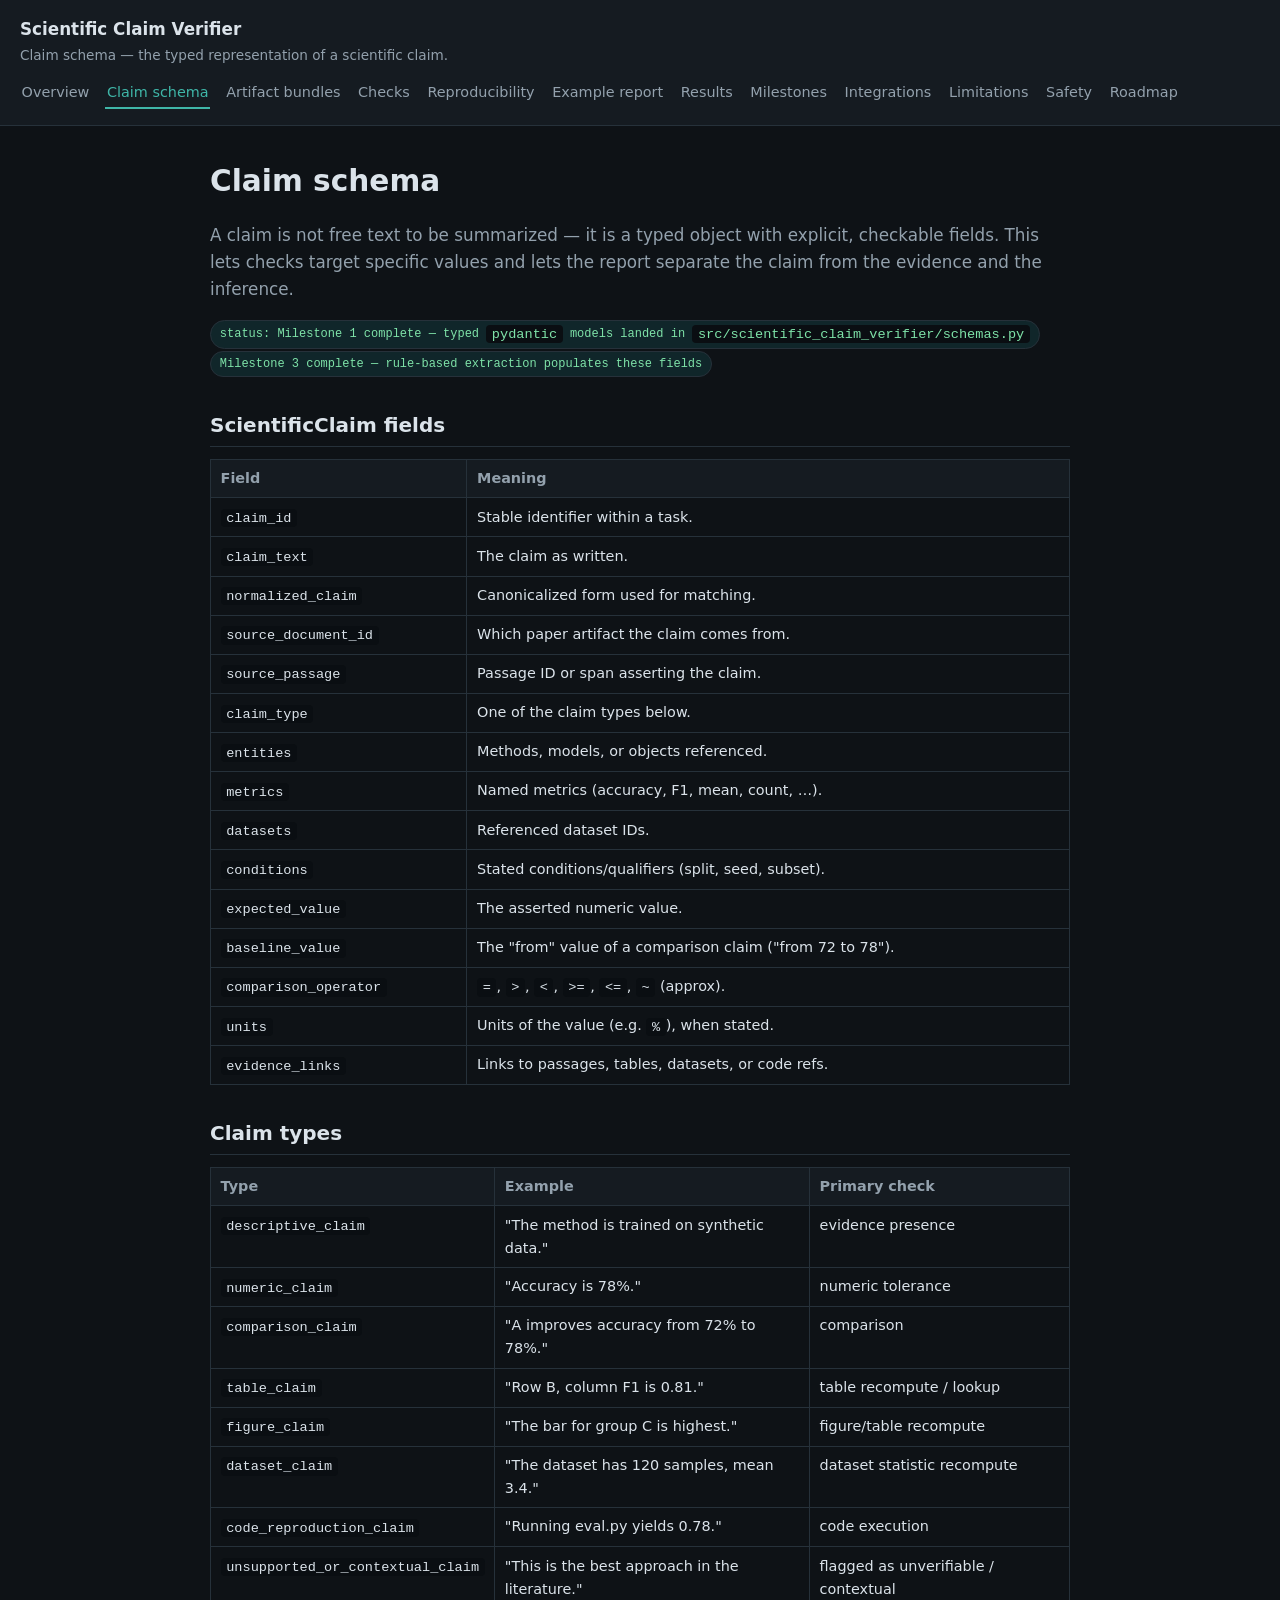
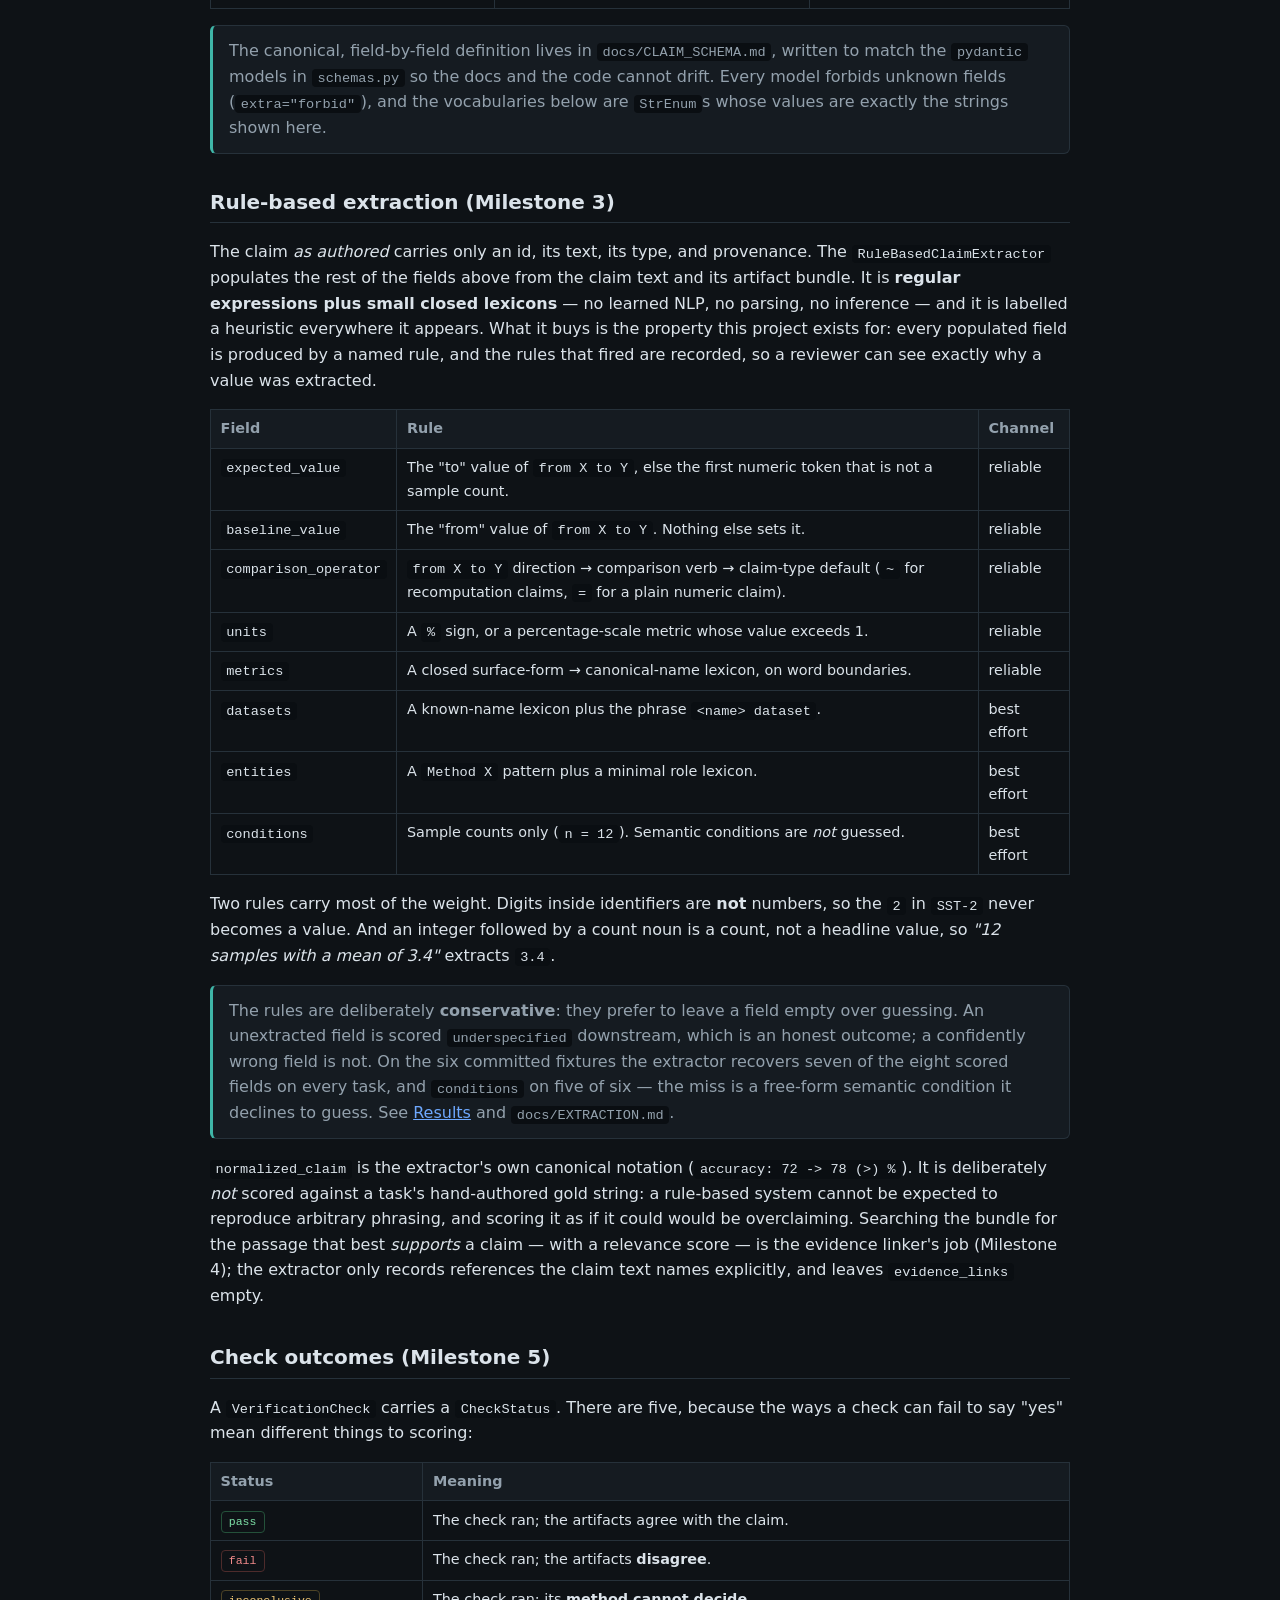
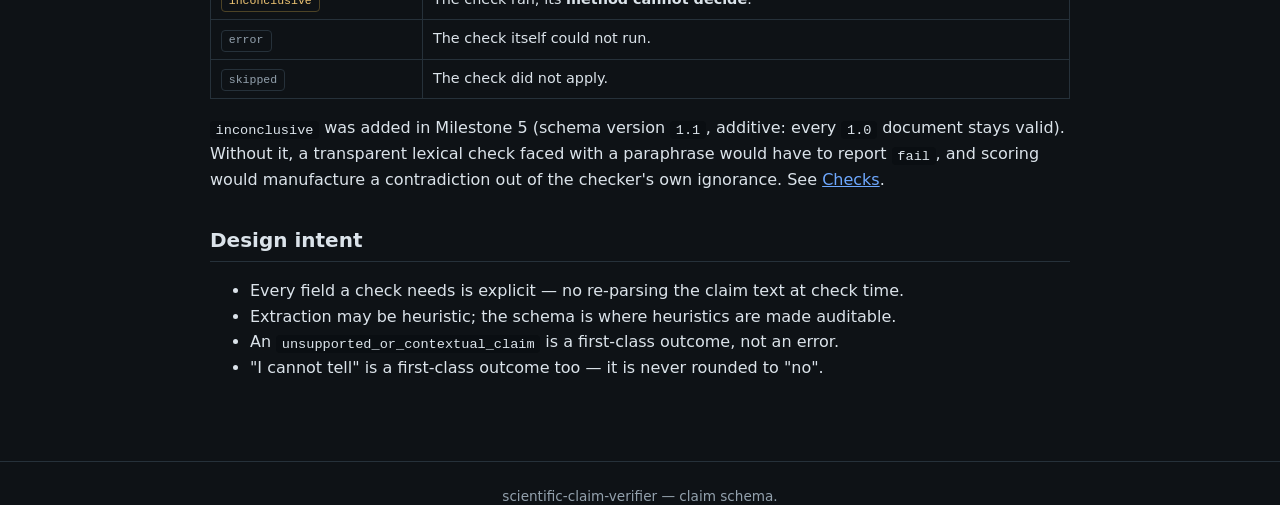
<file: site/claim-schema.html>
<!doctype html>
<html lang="en">
<head>
  <meta charset="utf-8">
  <meta name="viewport" content="width=device-width, initial-scale=1">
  <title>Claim schema — Scientific Claim Verifier</title>
  <link rel="stylesheet" href="style.css">
</head>
<body>
<header class="site">
  <a class="brand" href="index.html">Scientific Claim Verifier</a>
  <div class="tagline">Claim schema — the typed representation of a scientific claim.</div>
  <nav class="site">
    <a href="index.html">Overview</a>
    <a href="claim-schema.html" class="active">Claim schema</a>
    <a href="artifact-bundles.html">Artifact bundles</a>
    <a href="checks.html">Checks</a>
    <a href="reproducibility.html">Reproducibility</a>
    <a href="example-report.html">Example report</a>
    <a href="results.html">Results</a>
    <a href="milestones.html">Milestones</a>
    <a href="integrations.html">Integrations</a>
    <a href="limitations.html">Limitations</a>
    <a href="safety.html">Safety</a>
    <a href="roadmap.html">Roadmap</a>
  </nav>
</header>
<main>
  <h1>Claim schema</h1>
  <p class="lede">A claim is not free text to be summarized — it is a typed object with explicit,
  checkable fields. This lets checks target specific values and lets the report separate the
  claim from the evidence and the inference.</p>
  <p><span class="status done">status: Milestone 1 complete — typed <code>pydantic</code> models landed in <code>src/scientific_claim_verifier/schemas.py</code></span> &nbsp; <span class="status done">Milestone 3 complete — rule-based extraction populates these fields</span></p>

  <h2>ScientificClaim fields</h2>
  <table>
    <tr><th>Field</th><th>Meaning</th></tr>
    <tr><td><code>claim_id</code></td><td>Stable identifier within a task.</td></tr>
    <tr><td><code>claim_text</code></td><td>The claim as written.</td></tr>
    <tr><td><code>normalized_claim</code></td><td>Canonicalized form used for matching.</td></tr>
    <tr><td><code>source_document_id</code></td><td>Which paper artifact the claim comes from.</td></tr>
    <tr><td><code>source_passage</code></td><td>Passage ID or span asserting the claim.</td></tr>
    <tr><td><code>claim_type</code></td><td>One of the claim types below.</td></tr>
    <tr><td><code>entities</code></td><td>Methods, models, or objects referenced.</td></tr>
    <tr><td><code>metrics</code></td><td>Named metrics (accuracy, F1, mean, count, …).</td></tr>
    <tr><td><code>datasets</code></td><td>Referenced dataset IDs.</td></tr>
    <tr><td><code>conditions</code></td><td>Stated conditions/qualifiers (split, seed, subset).</td></tr>
    <tr><td><code>expected_value</code></td><td>The asserted numeric value.</td></tr>
    <tr><td><code>baseline_value</code></td><td>The "from" value of a comparison claim ("from 72 to 78").</td></tr>
    <tr><td><code>comparison_operator</code></td><td><code>=</code>, <code>&gt;</code>, <code>&lt;</code>, <code>&gt;=</code>, <code>&lt;=</code>, <code>~</code> (approx).</td></tr>
    <tr><td><code>units</code></td><td>Units of the value (e.g. <code>%</code>), when stated.</td></tr>
    <tr><td><code>evidence_links</code></td><td>Links to passages, tables, datasets, or code refs.</td></tr>
  </table>

  <h2>Claim types</h2>
  <table>
    <tr><th>Type</th><th>Example</th><th>Primary check</th></tr>
    <tr><td><code>descriptive_claim</code></td><td>"The method is trained on synthetic data."</td><td>evidence presence</td></tr>
    <tr><td><code>numeric_claim</code></td><td>"Accuracy is 78%."</td><td>numeric tolerance</td></tr>
    <tr><td><code>comparison_claim</code></td><td>"A improves accuracy from 72% to 78%."</td><td>comparison</td></tr>
    <tr><td><code>table_claim</code></td><td>"Row B, column F1 is 0.81."</td><td>table recompute / lookup</td></tr>
    <tr><td><code>figure_claim</code></td><td>"The bar for group C is highest."</td><td>figure/table recompute</td></tr>
    <tr><td><code>dataset_claim</code></td><td>"The dataset has 120 samples, mean 3.4."</td><td>dataset statistic recompute</td></tr>
    <tr><td><code>code_reproduction_claim</code></td><td>"Running eval.py yields 0.78."</td><td>code execution</td></tr>
    <tr><td><code>unsupported_or_contextual_claim</code></td><td>"This is the best approach in the literature."</td><td>flagged as unverifiable / contextual</td></tr>
  </table>

  <div class="callout">The canonical, field-by-field definition lives in
  <code>docs/CLAIM_SCHEMA.md</code>, written to match the <code>pydantic</code> models in
  <code>schemas.py</code> so the docs and the code cannot drift. Every model forbids unknown
  fields (<code>extra="forbid"</code>), and the vocabularies below are <code>StrEnum</code>s
  whose values are exactly the strings shown here.</div>

  <h2>Rule-based extraction (Milestone 3)</h2>
  <p>The claim <em>as authored</em> carries only an id, its text, its type, and provenance. The
  <code>RuleBasedClaimExtractor</code> populates the rest of the fields above from the claim text
  and its artifact bundle. It is <strong>regular expressions plus small closed lexicons</strong> —
  no learned NLP, no parsing, no inference — and it is labelled a heuristic everywhere it appears.
  What it buys is the property this project exists for: every populated field is produced by a
  named rule, and the rules that fired are recorded, so a reviewer can see exactly why a value was
  extracted.</p>

  <table>
    <tr><th>Field</th><th>Rule</th><th>Channel</th></tr>
    <tr><td><code>expected_value</code></td><td>The "to" value of <code>from X to Y</code>, else the first numeric token that is not a sample count.</td><td>reliable</td></tr>
    <tr><td><code>baseline_value</code></td><td>The "from" value of <code>from X to Y</code>. Nothing else sets it.</td><td>reliable</td></tr>
    <tr><td><code>comparison_operator</code></td><td><code>from X to Y</code> direction → comparison verb → claim-type default (<code>~</code> for recomputation claims, <code>=</code> for a plain numeric claim).</td><td>reliable</td></tr>
    <tr><td><code>units</code></td><td>A <code>%</code> sign, or a percentage-scale metric whose value exceeds 1.</td><td>reliable</td></tr>
    <tr><td><code>metrics</code></td><td>A closed surface-form → canonical-name lexicon, on word boundaries.</td><td>reliable</td></tr>
    <tr><td><code>datasets</code></td><td>A known-name lexicon plus the phrase <code>&lt;name&gt; dataset</code>.</td><td>best effort</td></tr>
    <tr><td><code>entities</code></td><td>A <code>Method X</code> pattern plus a minimal role lexicon.</td><td>best effort</td></tr>
    <tr><td><code>conditions</code></td><td>Sample counts only (<code>n = 12</code>). Semantic conditions are <em>not</em> guessed.</td><td>best effort</td></tr>
  </table>

  <p>Two rules carry most of the weight. Digits inside identifiers are <strong>not</strong>
  numbers, so the <code>2</code> in <code>SST-2</code> never becomes a value. And an integer
  followed by a count noun is a count, not a headline value, so
  <em>"12 samples with a mean of 3.4"</em> extracts <code>3.4</code>.</p>

  <div class="callout">The rules are deliberately <strong>conservative</strong>: they prefer to
  leave a field empty over guessing. An unextracted field is scored
  <code>underspecified</code> downstream, which is an honest outcome; a confidently wrong field is
  not. On the six committed fixtures the extractor recovers seven of the eight scored fields on
  every task, and <code>conditions</code> on five of six — the miss is a free-form semantic
  condition it declines to guess. See <a href="results.html">Results</a> and
  <code>docs/EXTRACTION.md</code>.</div>

  <p><code>normalized_claim</code> is the extractor's own canonical notation
  (<code>accuracy: 72 -&gt; 78 (&gt;) %</code>). It is deliberately <em>not</em> scored against a
  task's hand-authored gold string: a rule-based system cannot be expected to reproduce arbitrary
  phrasing, and scoring it as if it could would be overclaiming. Searching the bundle for the
  passage that best <em>supports</em> a claim — with a relevance score — is the evidence linker's
  job (Milestone 4); the extractor only records references the claim text names explicitly, and
  leaves <code>evidence_links</code> empty.</p>

  <h2>Check outcomes (Milestone 5)</h2>
  <p>A <code>VerificationCheck</code> carries a <code>CheckStatus</code>. There are five, because
  the ways a check can fail to say "yes" mean different things to scoring:</p>
  <table>
    <tr><th>Status</th><th>Meaning</th></tr>
    <tr><td><span class="pill ok">pass</span></td><td>The check ran; the artifacts agree with the claim.</td></tr>
    <tr><td><span class="pill bad">fail</span></td><td>The check ran; the artifacts <strong>disagree</strong>.</td></tr>
    <tr><td><span class="pill warn">inconclusive</span></td><td>The check ran; its <strong>method cannot decide</strong>.</td></tr>
    <tr><td><span class="pill">error</span></td><td>The check itself could not run.</td></tr>
    <tr><td><span class="pill">skipped</span></td><td>The check did not apply.</td></tr>
  </table>
  <p><code>inconclusive</code> was added in Milestone 5 (schema version <code>1.1</code>, additive:
  every <code>1.0</code> document stays valid). Without it, a transparent lexical check faced with a
  paraphrase would have to report <code>fail</code>, and scoring would manufacture a contradiction
  out of the checker's own ignorance. See <a href="checks.html">Checks</a>.</p>

  <h2>Design intent</h2>
  <ul>
    <li>Every field a check needs is explicit — no re-parsing the claim text at check time.</li>
    <li>Extraction may be heuristic; the schema is where heuristics are made auditable.</li>
    <li>An <code>unsupported_or_contextual_claim</code> is a first-class outcome, not an error.</li>
    <li>"I cannot tell" is a first-class outcome too — it is never rounded to "no".</li>
  </ul>
</main>
<footer class="site">scientific-claim-verifier — claim schema.</footer>
</body>
</html>
</file>
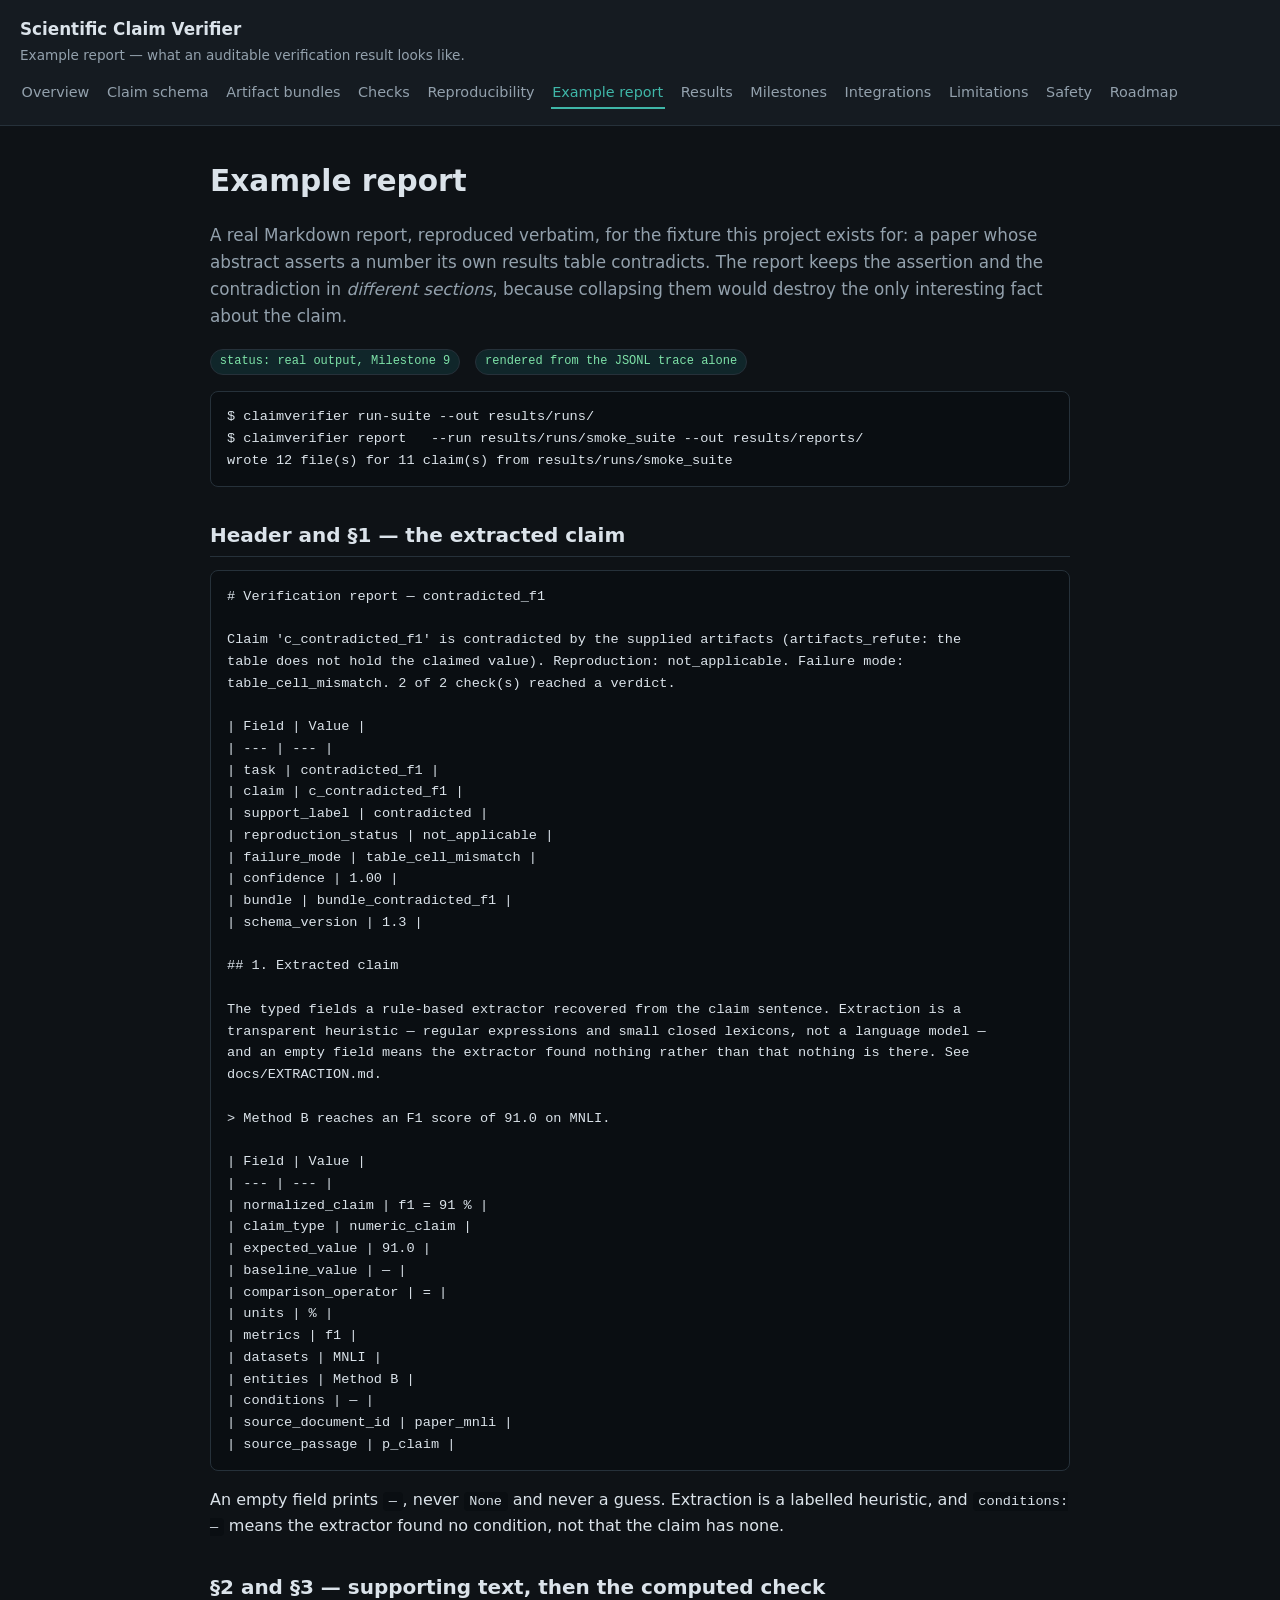
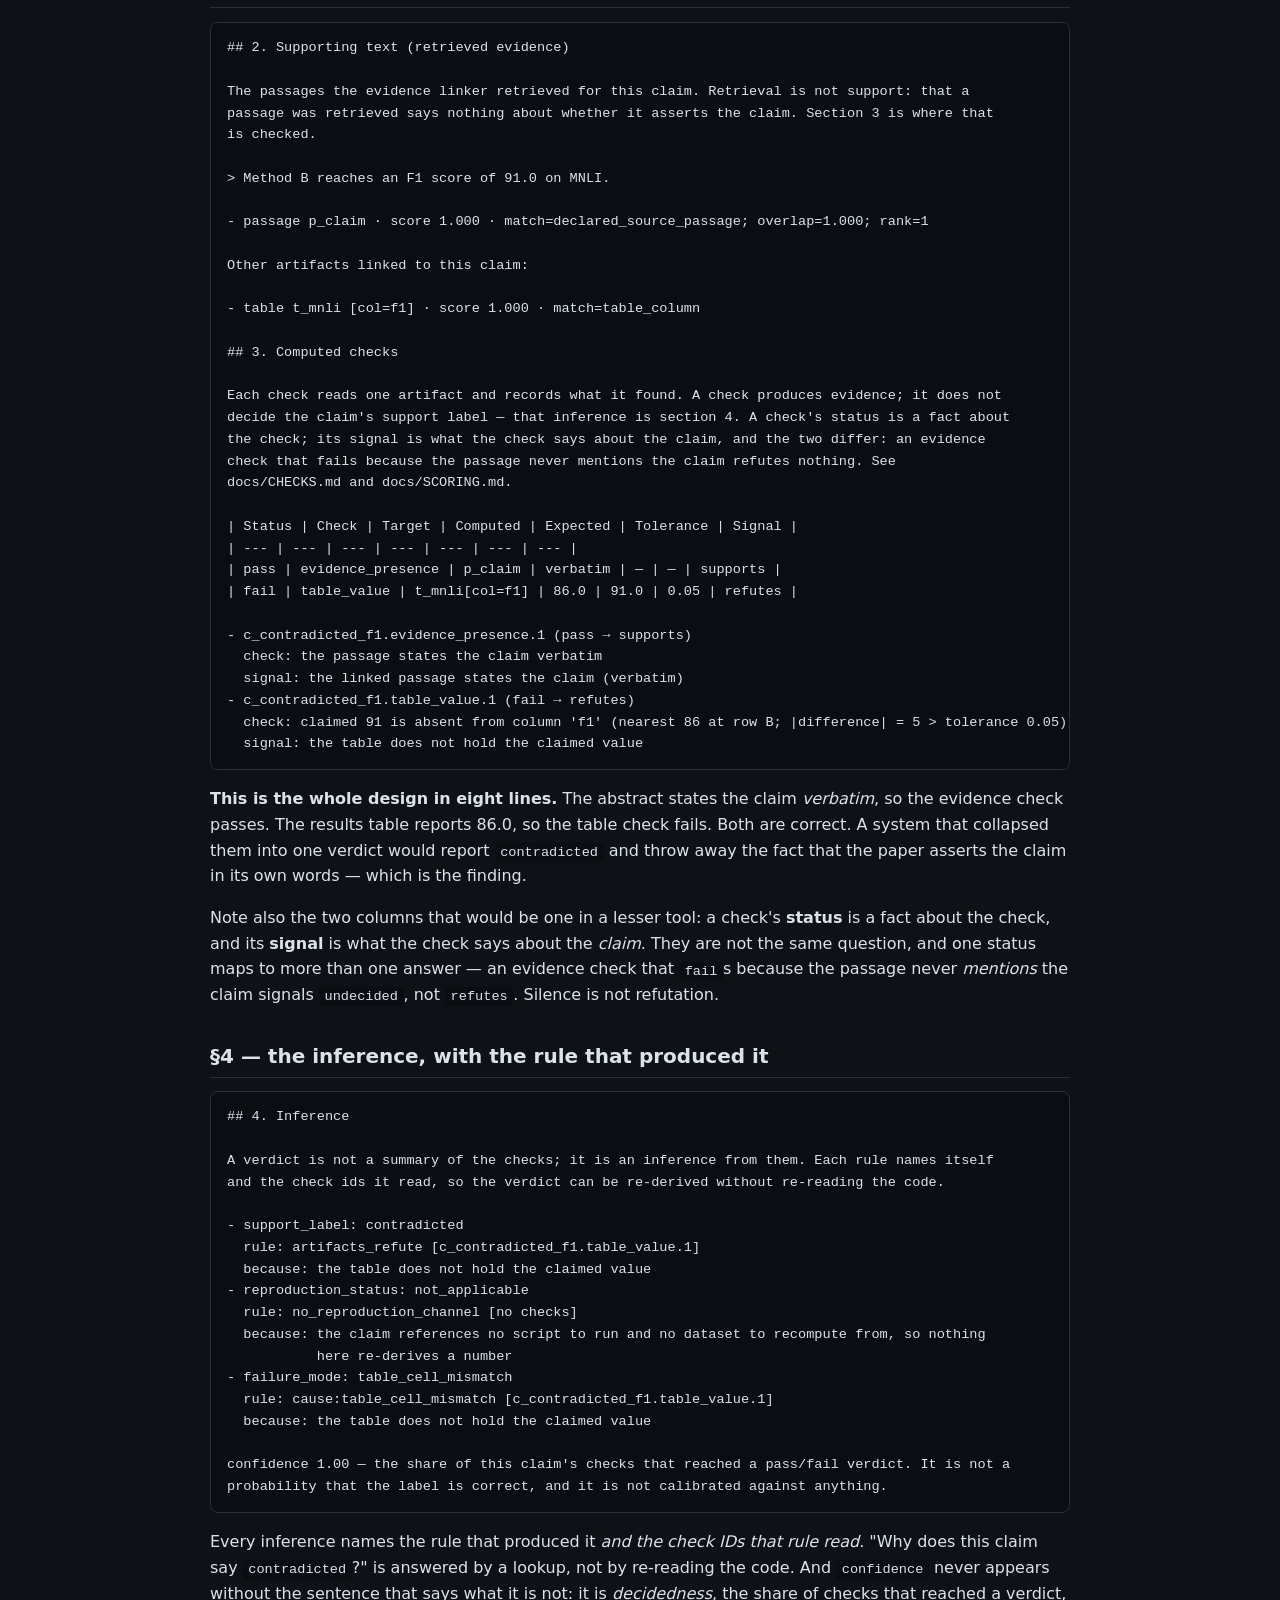
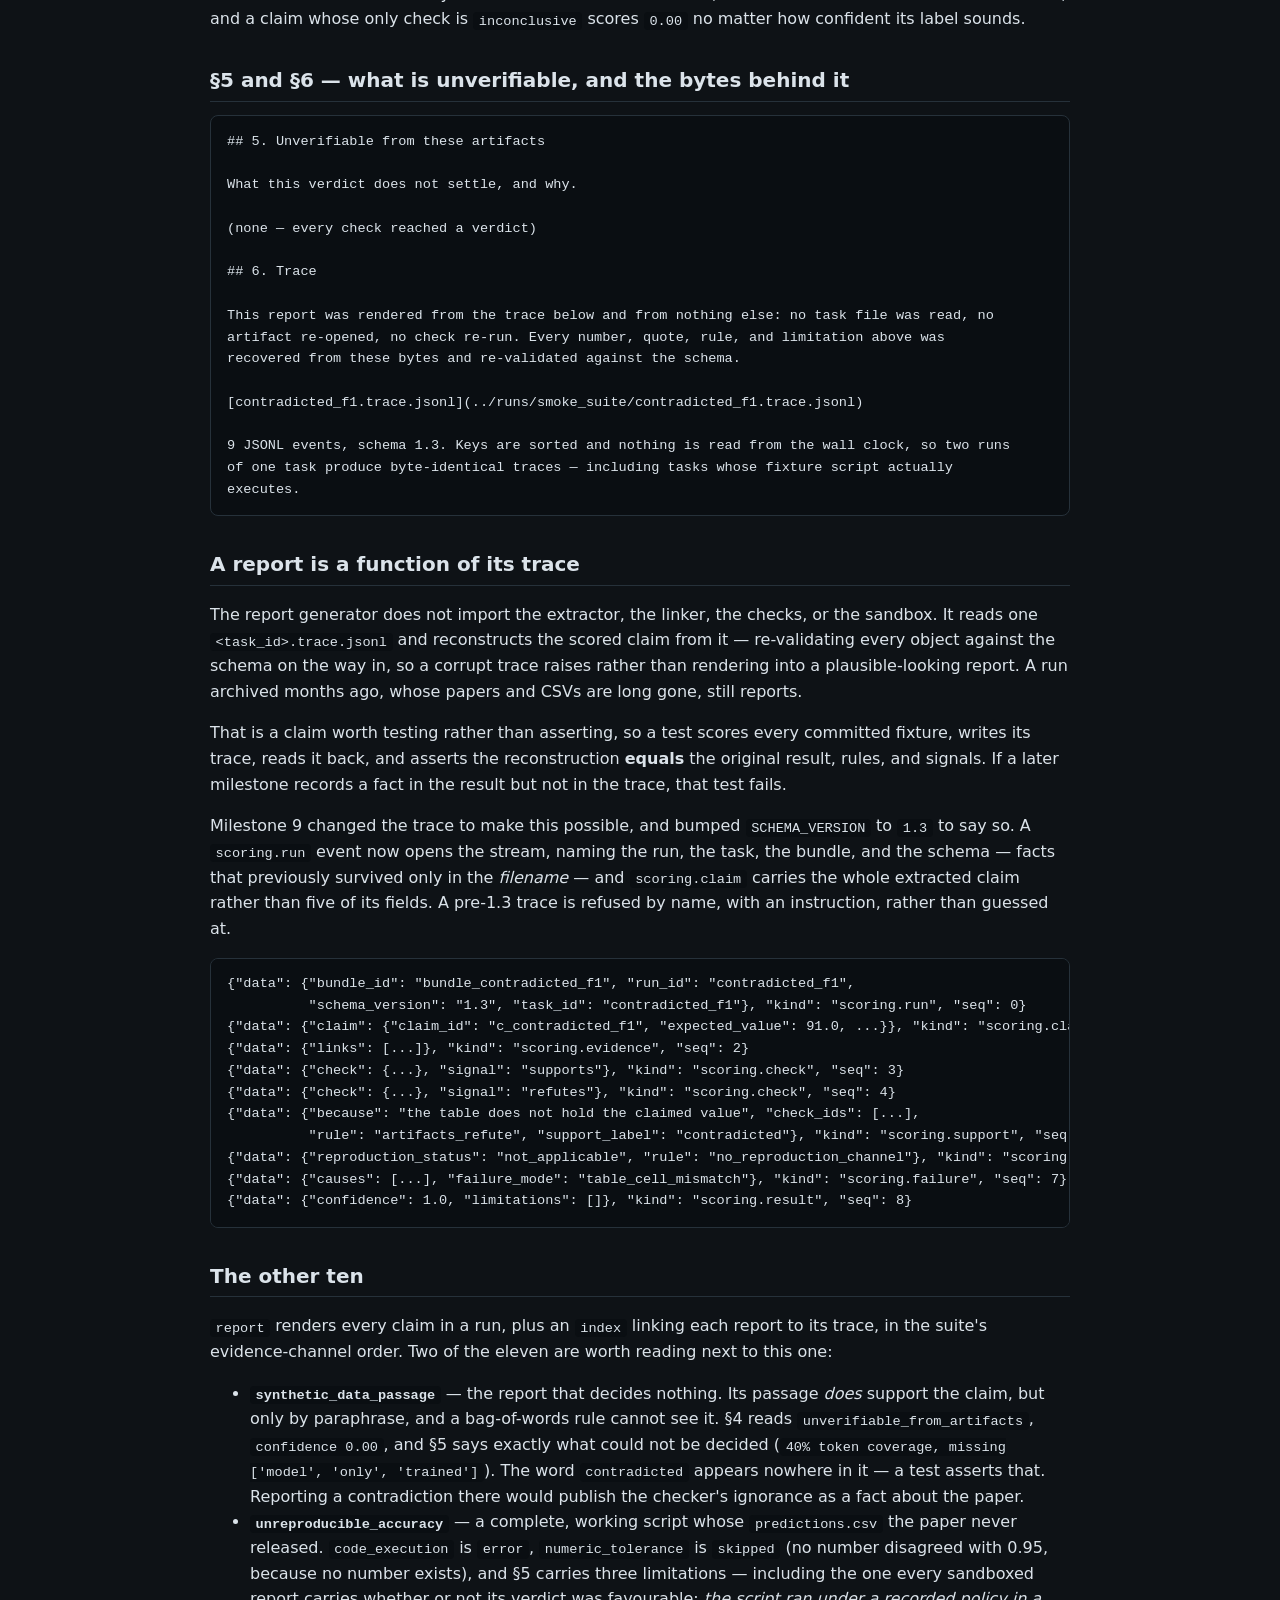
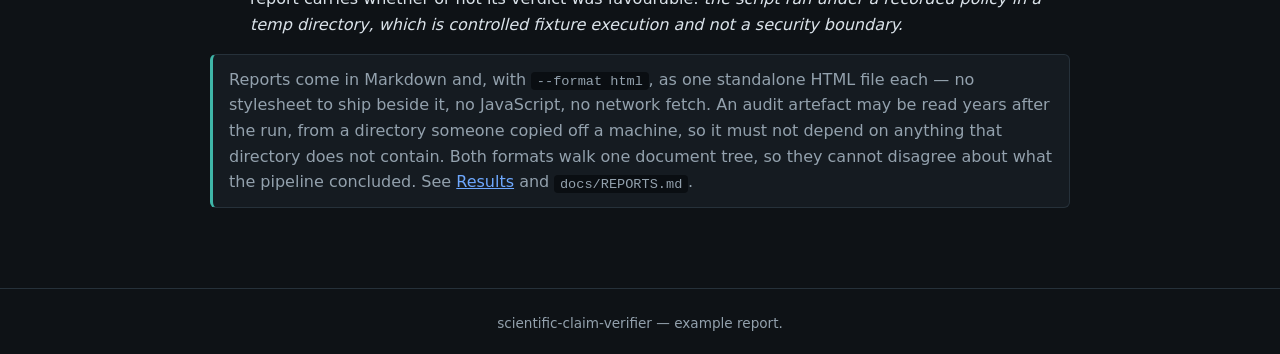
<file: site/example-report.html>
<!doctype html>
<html lang="en">
<head>
  <meta charset="utf-8">
  <meta name="viewport" content="width=device-width, initial-scale=1">
  <title>Example report — Scientific Claim Verifier</title>
  <link rel="stylesheet" href="style.css">
</head>
<body>
<header class="site">
  <a class="brand" href="index.html">Scientific Claim Verifier</a>
  <div class="tagline">Example report — what an auditable verification result looks like.</div>
  <nav class="site">
    <a href="index.html">Overview</a>
    <a href="claim-schema.html">Claim schema</a>
    <a href="artifact-bundles.html">Artifact bundles</a>
    <a href="checks.html">Checks</a>
    <a href="reproducibility.html">Reproducibility</a>
    <a href="example-report.html" class="active">Example report</a>
    <a href="results.html">Results</a>
    <a href="milestones.html">Milestones</a>
    <a href="integrations.html">Integrations</a>
    <a href="limitations.html">Limitations</a>
    <a href="safety.html">Safety</a>
    <a href="roadmap.html">Roadmap</a>
  </nav>
</header>
<main>
  <h1>Example report</h1>
  <p class="lede">A real Markdown report, reproduced verbatim, for the fixture this project
  exists for: a paper whose abstract asserts a number its own results table contradicts. The
  report keeps the assertion and the contradiction in <em>different sections</em>, because
  collapsing them would destroy the only interesting fact about the claim.</p>
  <p><span class="status done">status: real output, Milestone 9</span> &nbsp; <span class="status done">rendered from the JSONL trace alone</span></p>

  <pre><code>$ claimverifier run-suite --out results/runs/
$ claimverifier report   --run results/runs/smoke_suite --out results/reports/
wrote 12 file(s) for 11 claim(s) from results/runs/smoke_suite</code></pre>

  <h2>Header and §1 — the extracted claim</h2>
  <pre><code># Verification report — contradicted_f1

Claim &#x27;c_contradicted_f1&#x27; is contradicted by the supplied artifacts (artifacts_refute: the
table does not hold the claimed value). Reproduction: not_applicable. Failure mode:
table_cell_mismatch. 2 of 2 check(s) reached a verdict.

| Field | Value |
| --- | --- |
| task | contradicted_f1 |
| claim | c_contradicted_f1 |
| support_label | contradicted |
| reproduction_status | not_applicable |
| failure_mode | table_cell_mismatch |
| confidence | 1.00 |
| bundle | bundle_contradicted_f1 |
| schema_version | 1.3 |

## 1. Extracted claim

The typed fields a rule-based extractor recovered from the claim sentence. Extraction is a
transparent heuristic — regular expressions and small closed lexicons, not a language model —
and an empty field means the extractor found nothing rather than that nothing is there. See
docs/EXTRACTION.md.

&gt; Method B reaches an F1 score of 91.0 on MNLI.

| Field | Value |
| --- | --- |
| normalized_claim | f1 = 91 % |
| claim_type | numeric_claim |
| expected_value | 91.0 |
| baseline_value | — |
| comparison_operator | = |
| units | % |
| metrics | f1 |
| datasets | MNLI |
| entities | Method B |
| conditions | — |
| source_document_id | paper_mnli |
| source_passage | p_claim |</code></pre>
  <p>An empty field prints <code>—</code>, never <code>None</code> and never a guess. Extraction
  is a labelled heuristic, and <code>conditions: —</code> means the extractor found no condition,
  not that the claim has none.</p>

  <h2>§2 and §3 — supporting text, then the computed check</h2>
  <pre><code>## 2. Supporting text (retrieved evidence)

The passages the evidence linker retrieved for this claim. Retrieval is not support: that a
passage was retrieved says nothing about whether it asserts the claim. Section 3 is where that
is checked.

&gt; Method B reaches an F1 score of 91.0 on MNLI.

- passage p_claim · score 1.000 · match=declared_source_passage; overlap=1.000; rank=1

Other artifacts linked to this claim:

- table t_mnli [col=f1] · score 1.000 · match=table_column

## 3. Computed checks

Each check reads one artifact and records what it found. A check produces evidence; it does not
decide the claim&#x27;s support label — that inference is section 4. A check&#x27;s status is a fact about
the check; its signal is what the check says about the claim, and the two differ: an evidence
check that fails because the passage never mentions the claim refutes nothing. See
docs/CHECKS.md and docs/SCORING.md.

| Status | Check | Target | Computed | Expected | Tolerance | Signal |
| --- | --- | --- | --- | --- | --- | --- |
| pass | evidence_presence | p_claim | verbatim | — | — | supports |
| fail | table_value | t_mnli[col=f1] | 86.0 | 91.0 | 0.05 | refutes |

- c_contradicted_f1.evidence_presence.1 (pass → supports)
  check: the passage states the claim verbatim
  signal: the linked passage states the claim (verbatim)
- c_contradicted_f1.table_value.1 (fail → refutes)
  check: claimed 91 is absent from column &#x27;f1&#x27; (nearest 86 at row B; |difference| = 5 &gt; tolerance 0.05)
  signal: the table does not hold the claimed value</code></pre>
  <p><strong>This is the whole design in eight lines.</strong> The abstract states the claim
  <em>verbatim</em>, so the evidence check passes. The results table reports 86.0, so the table
  check fails. Both are correct. A system that collapsed them into one verdict would report
  <code>contradicted</code> and throw away the fact that the paper asserts the claim in its own
  words — which is the finding.</p>
  <p>Note also the two columns that would be one in a lesser tool: a check's
  <strong>status</strong> is a fact about the check, and its <strong>signal</strong> is what the
  check says about the <em>claim</em>. They are not the same question, and one status maps to more
  than one answer — an evidence check that <code>fail</code>s because the passage never
  <em>mentions</em> the claim signals <code>undecided</code>, not <code>refutes</code>. Silence is
  not refutation.</p>

  <h2>§4 — the inference, with the rule that produced it</h2>
  <pre><code>## 4. Inference

A verdict is not a summary of the checks; it is an inference from them. Each rule names itself
and the check ids it read, so the verdict can be re-derived without re-reading the code.

- support_label: contradicted
  rule: artifacts_refute [c_contradicted_f1.table_value.1]
  because: the table does not hold the claimed value
- reproduction_status: not_applicable
  rule: no_reproduction_channel [no checks]
  because: the claim references no script to run and no dataset to recompute from, so nothing
           here re-derives a number
- failure_mode: table_cell_mismatch
  rule: cause:table_cell_mismatch [c_contradicted_f1.table_value.1]
  because: the table does not hold the claimed value

confidence 1.00 — the share of this claim&#x27;s checks that reached a pass/fail verdict. It is not a
probability that the label is correct, and it is not calibrated against anything.</code></pre>
  <p>Every inference names the rule that produced it <em>and the check IDs that rule read</em>.
  "Why does this claim say <code>contradicted</code>?" is answered by a lookup, not by re-reading
  the code. And <code>confidence</code> never appears without the sentence that says what it is
  not: it is <em>decidedness</em>, the share of checks that reached a verdict, and a claim whose
  only check is <code>inconclusive</code> scores <code>0.00</code> no matter how confident its
  label sounds.</p>

  <h2>§5 and §6 — what is unverifiable, and the bytes behind it</h2>
  <pre><code>## 5. Unverifiable from these artifacts

What this verdict does not settle, and why.

(none — every check reached a verdict)

## 6. Trace

This report was rendered from the trace below and from nothing else: no task file was read, no
artifact re-opened, no check re-run. Every number, quote, rule, and limitation above was
recovered from these bytes and re-validated against the schema.

[contradicted_f1.trace.jsonl](../runs/smoke_suite/contradicted_f1.trace.jsonl)

9 JSONL events, schema 1.3. Keys are sorted and nothing is read from the wall clock, so two runs
of one task produce byte-identical traces — including tasks whose fixture script actually
executes.</code></pre>

  <h2>A report is a function of its trace</h2>
  <p>The report generator does not import the extractor, the linker, the checks, or the sandbox.
  It reads one <code>&lt;task_id&gt;.trace.jsonl</code> and reconstructs the scored claim from it —
  re-validating every object against the schema on the way in, so a corrupt trace raises rather
  than rendering into a plausible-looking report. A run archived months ago, whose papers and CSVs
  are long gone, still reports.</p>
  <p>That is a claim worth testing rather than asserting, so a test scores every committed
  fixture, writes its trace, reads it back, and asserts the reconstruction <strong>equals</strong>
  the original result, rules, and signals. If a later milestone records a fact in the result but
  not in the trace, that test fails.</p>
  <p>Milestone 9 changed the trace to make this possible, and bumped <code>SCHEMA_VERSION</code> to
  <code>1.3</code> to say so. A <code>scoring.run</code> event now opens the stream, naming the run,
  the task, the bundle, and the schema — facts that previously survived only in the
  <em>filename</em> — and <code>scoring.claim</code> carries the whole extracted claim rather than
  five of its fields. A pre-1.3 trace is refused by name, with an instruction, rather than guessed
  at.</p>
  <pre><code>{"data": {"bundle_id": "bundle_contradicted_f1", "run_id": "contradicted_f1",
          "schema_version": "1.3", "task_id": "contradicted_f1"}, "kind": "scoring.run", "seq": 0}
{"data": {"claim": {"claim_id": "c_contradicted_f1", "expected_value": 91.0, ...}}, "kind": "scoring.claim", "seq": 1}
{"data": {"links": [...]}, "kind": "scoring.evidence", "seq": 2}
{"data": {"check": {...}, "signal": "supports"}, "kind": "scoring.check", "seq": 3}
{"data": {"check": {...}, "signal": "refutes"}, "kind": "scoring.check", "seq": 4}
{"data": {"because": "the table does not hold the claimed value", "check_ids": [...],
          "rule": "artifacts_refute", "support_label": "contradicted"}, "kind": "scoring.support", "seq": 5}
{"data": {"reproduction_status": "not_applicable", "rule": "no_reproduction_channel"}, "kind": "scoring.reproduction", "seq": 6}
{"data": {"causes": [...], "failure_mode": "table_cell_mismatch"}, "kind": "scoring.failure", "seq": 7}
{"data": {"confidence": 1.0, "limitations": []}, "kind": "scoring.result", "seq": 8}</code></pre>

  <h2>The other ten</h2>
  <p><code>report</code> renders every claim in a run, plus an <code>index</code> linking each
  report to its trace, in the suite's evidence-channel order. Two of the eleven are worth reading
  next to this one:</p>
  <ul>
    <li><strong><code>synthetic_data_passage</code></strong> — the report that decides nothing.
    Its passage <em>does</em> support the claim, but only by paraphrase, and a bag-of-words rule
    cannot see it. §4 reads <code>unverifiable_from_artifacts</code>, <code>confidence 0.00</code>,
    and §5 says exactly what could not be decided (<code>40% token coverage, missing ['model',
    'only', 'trained']</code>). The word <code>contradicted</code> appears nowhere in it — a test
    asserts that. Reporting a contradiction there would publish the checker's ignorance as a fact
    about the paper.</li>
    <li><strong><code>unreproducible_accuracy</code></strong> — a complete, working script whose
    <code>predictions.csv</code> the paper never released. <code>code_execution</code> is
    <code>error</code>, <code>numeric_tolerance</code> is <code>skipped</code> (no number
    disagreed with 0.95, because no number exists), and §5 carries three limitations — including
    the one every sandboxed report carries whether or not its verdict was favourable: <em>the
    script ran under a recorded policy in a temp directory, which is controlled fixture execution
    and not a security boundary.</em></li>
  </ul>

  <div class="callout">Reports come in Markdown and, with <code>--format html</code>, as one
  standalone HTML file each — no stylesheet to ship beside it, no JavaScript, no network fetch. An
  audit artefact may be read years after the run, from a directory someone copied off a machine, so
  it must not depend on anything that directory does not contain. Both formats walk one document
  tree, so they cannot disagree about what the pipeline concluded. See
  <a href="results.html">Results</a> and <code>docs/REPORTS.md</code>.</div>
</main>
<footer class="site">scientific-claim-verifier — example report.</footer>
</body>
</html>
</file>
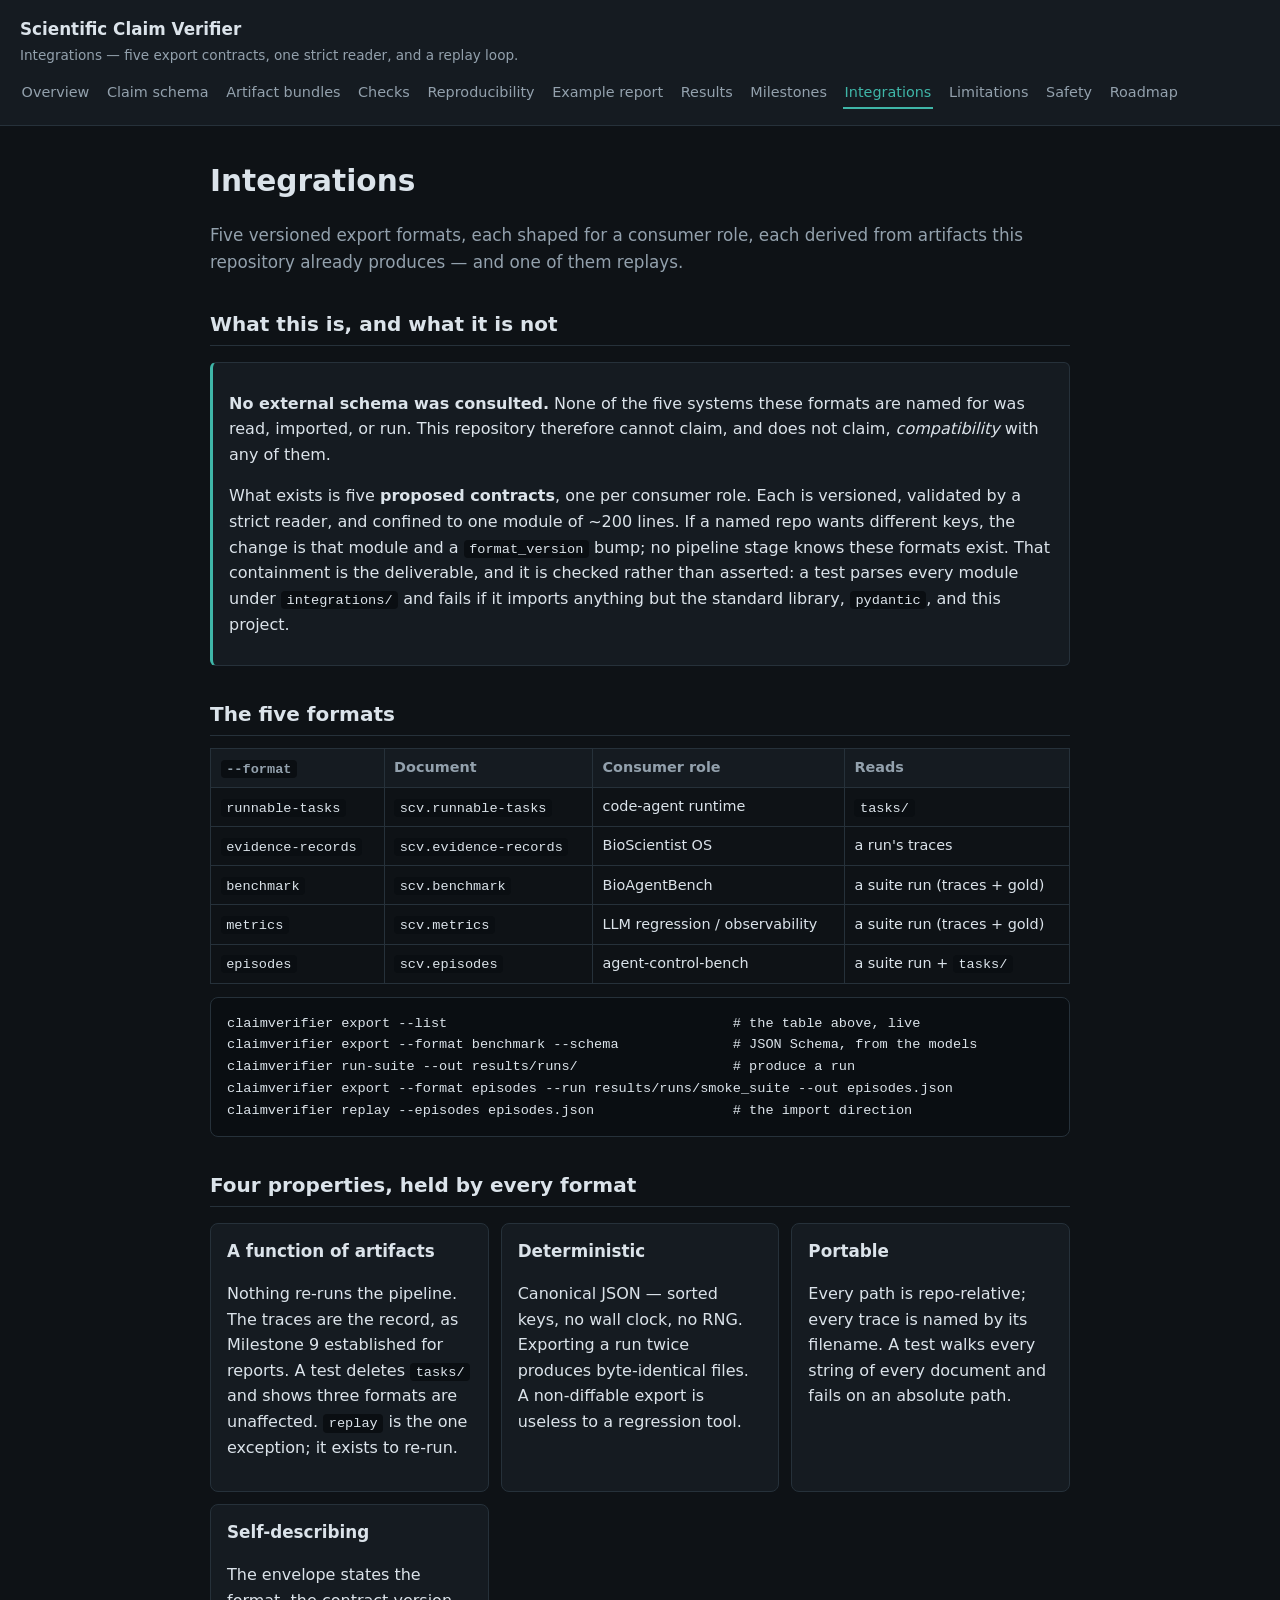
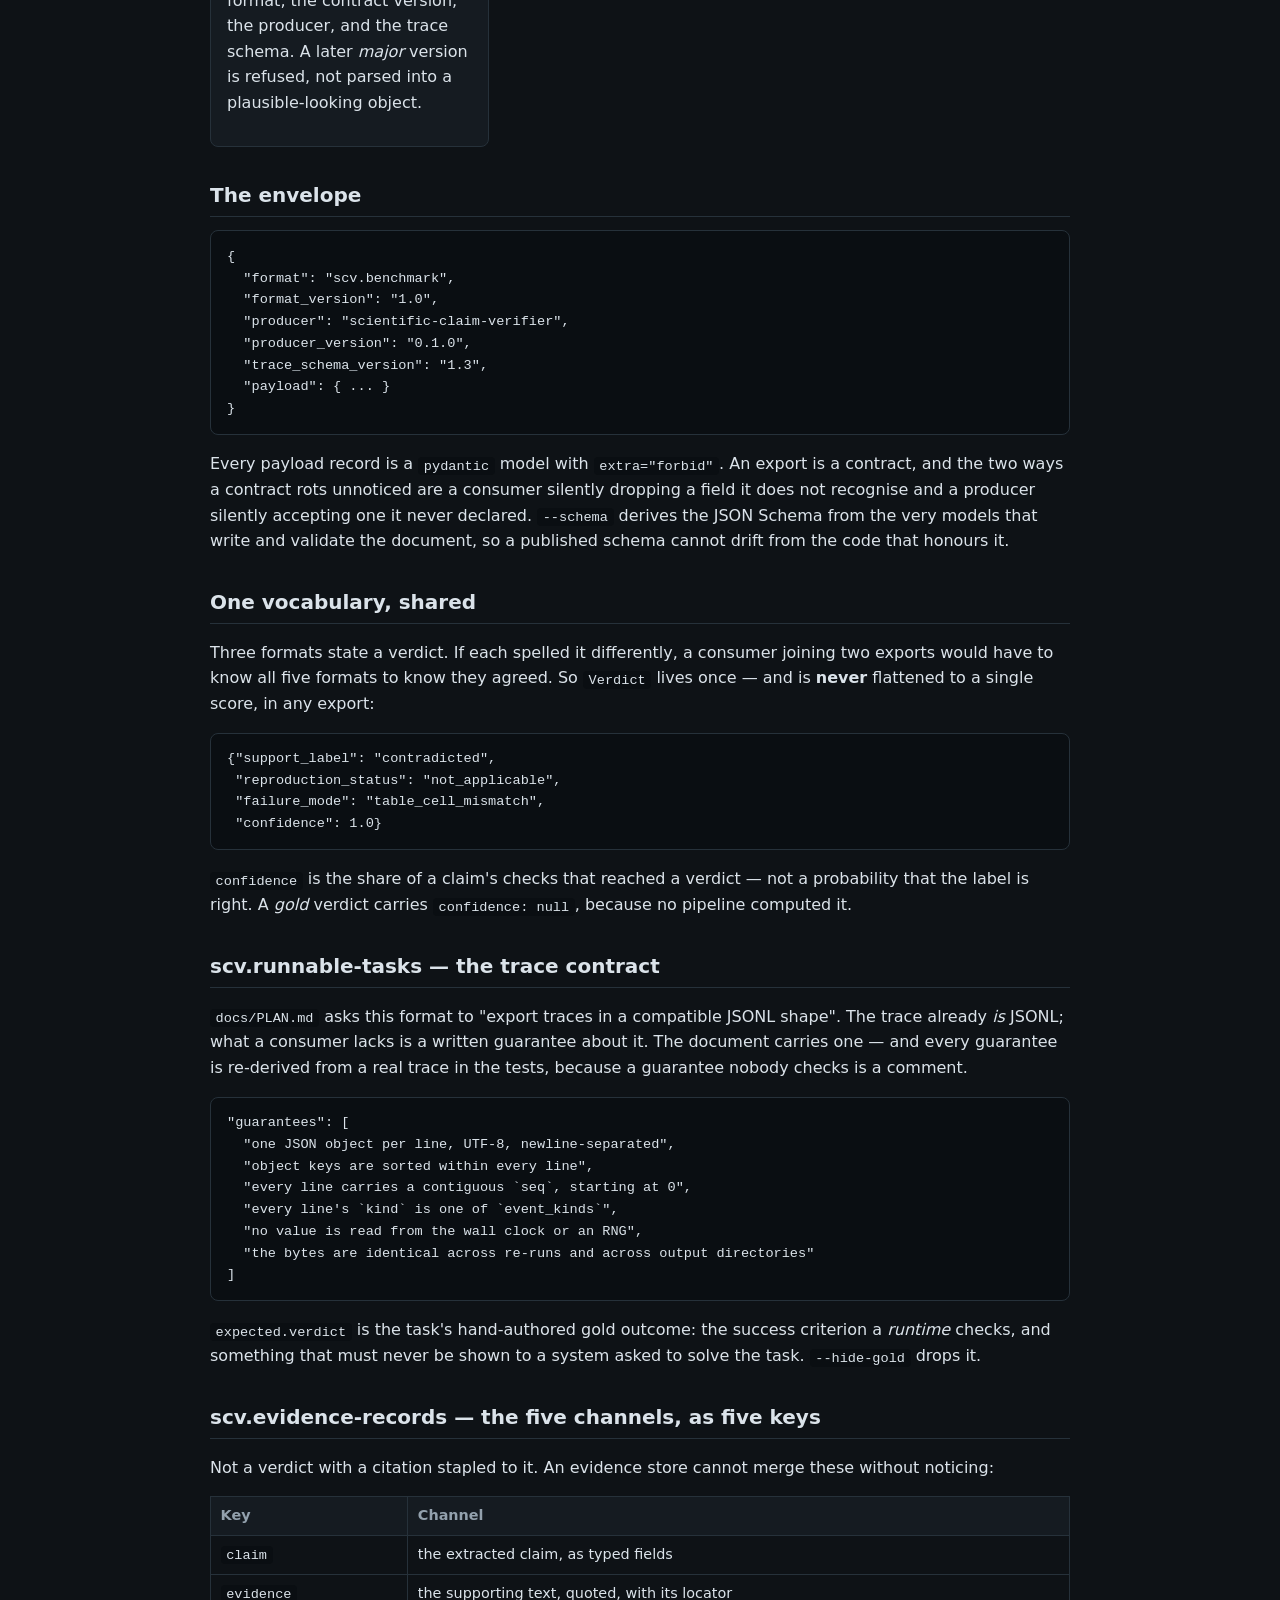
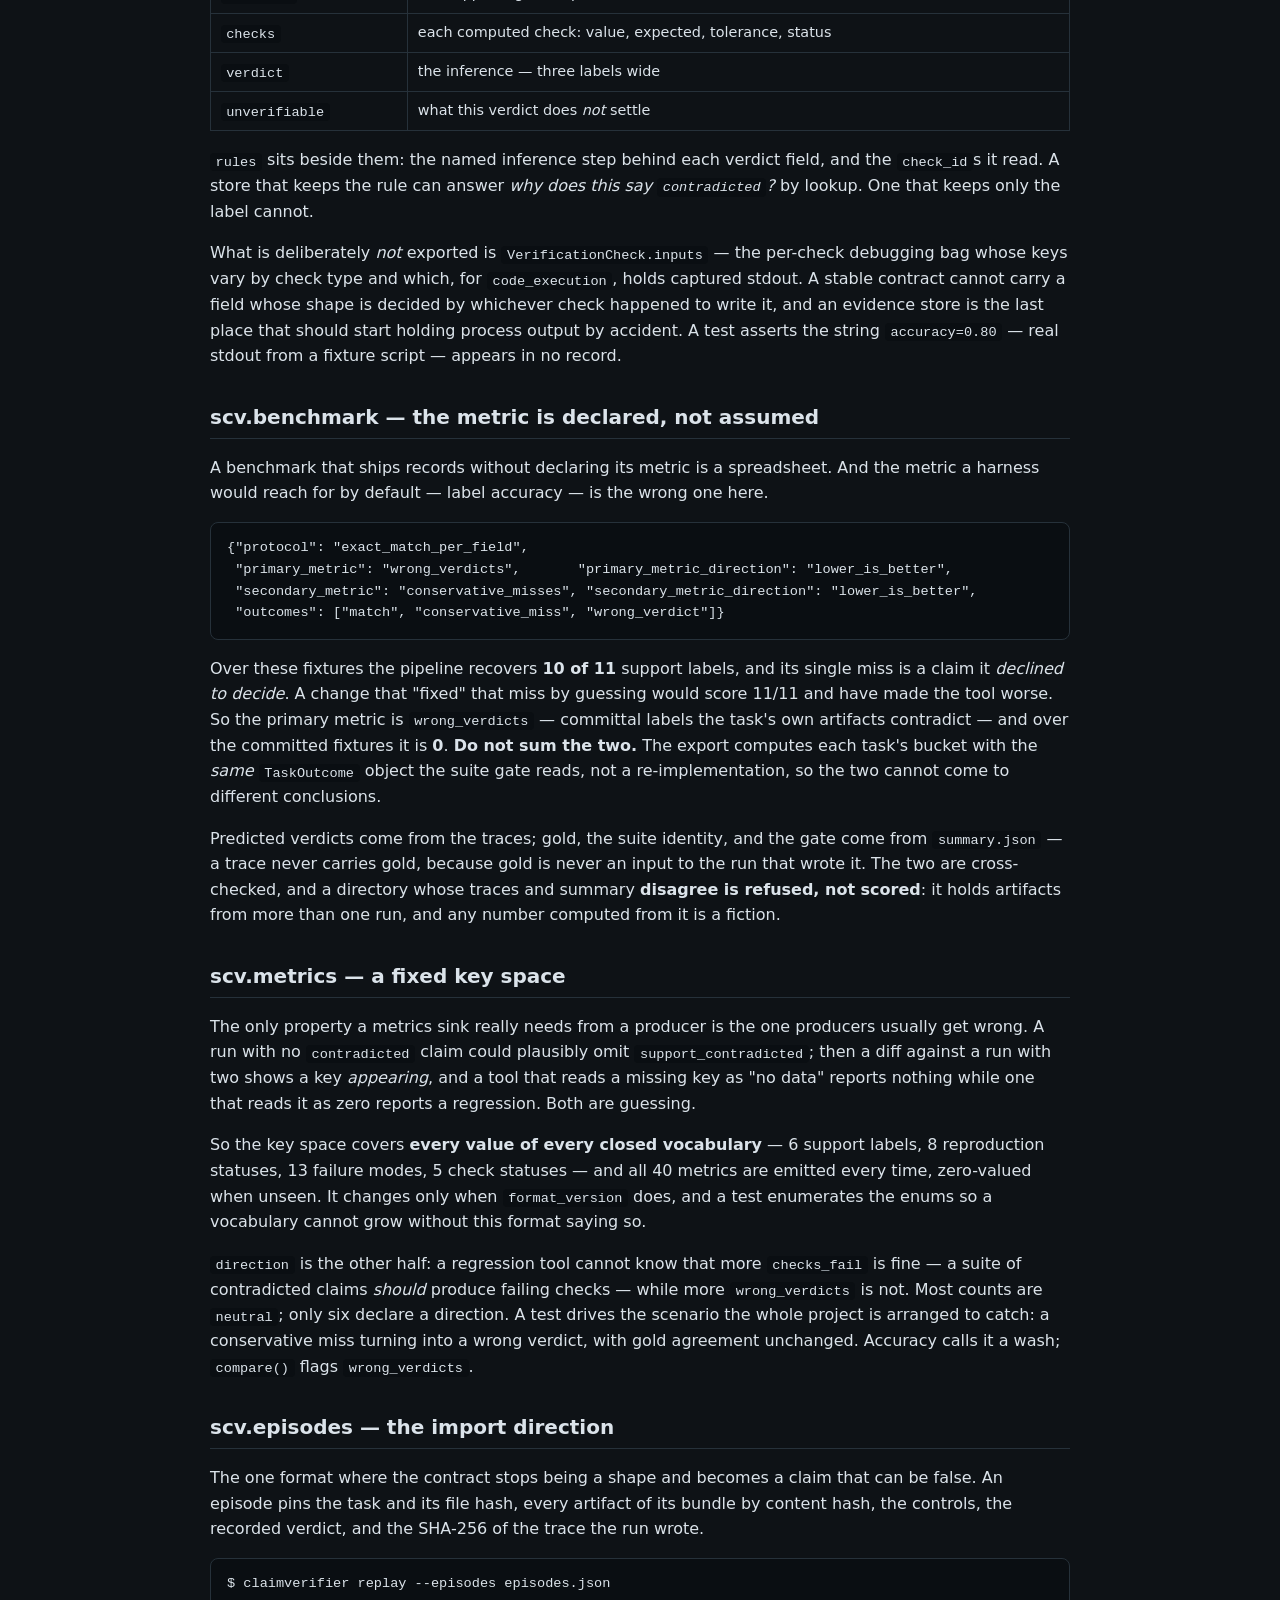
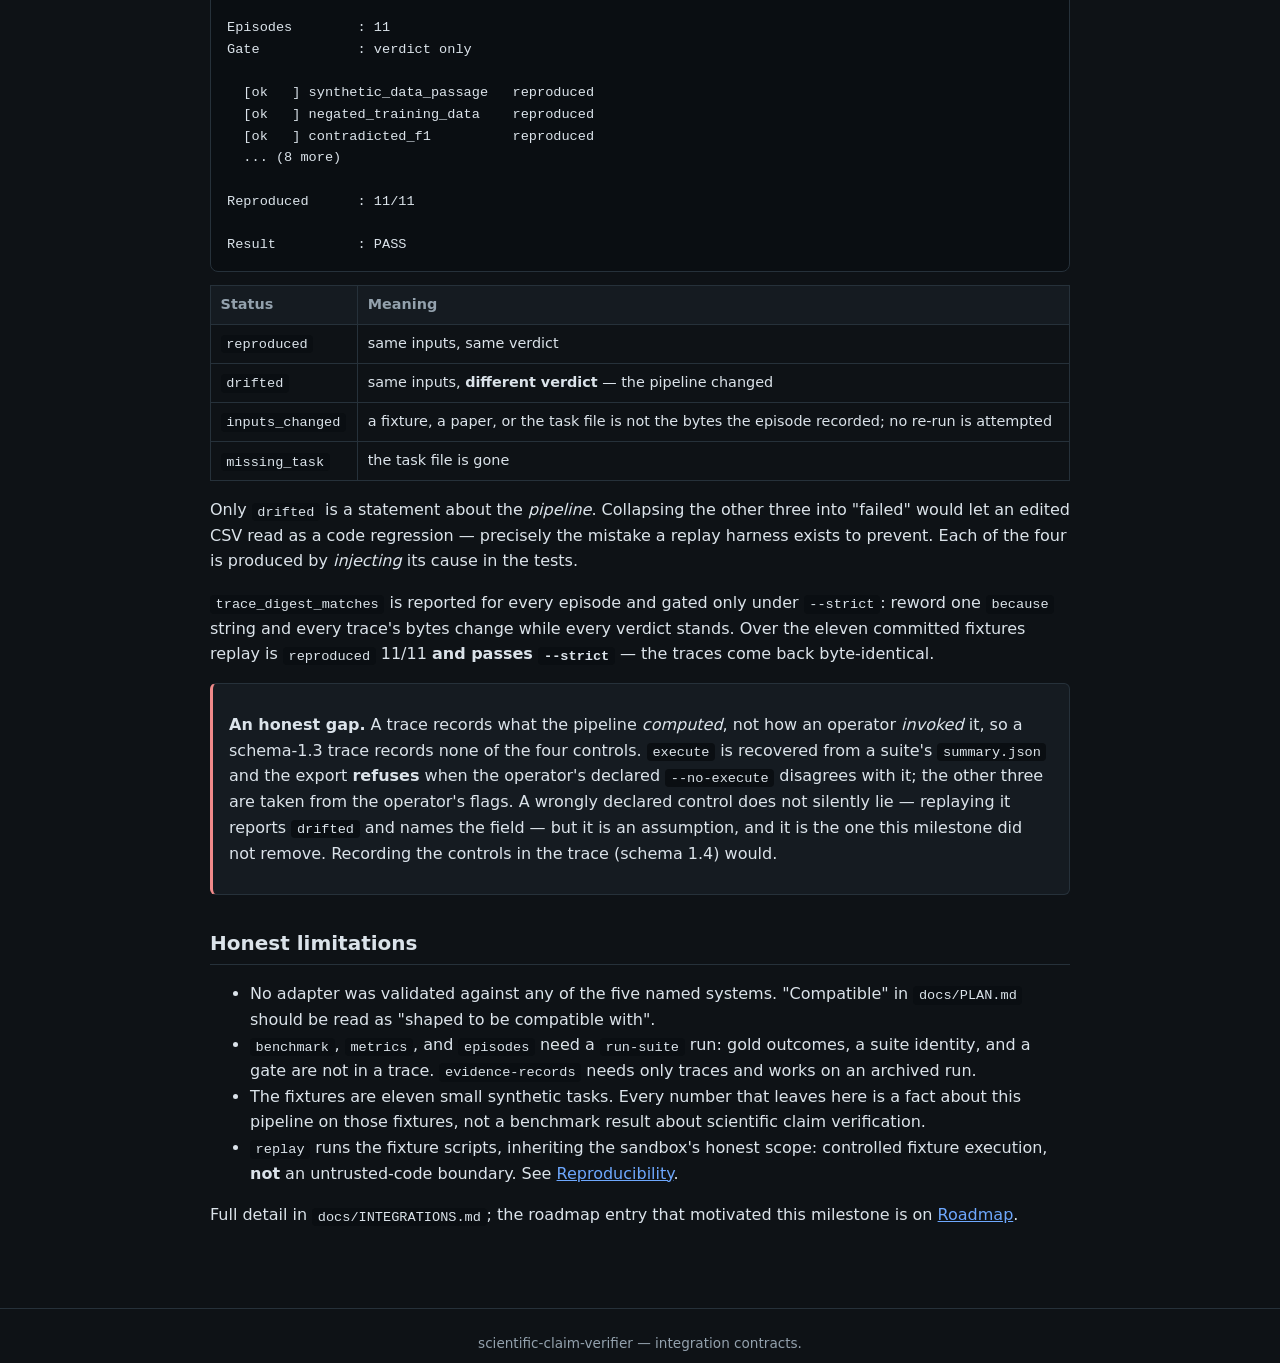
<file: site/integrations.html>
<!doctype html>
<html lang="en">
<head>
  <meta charset="utf-8">
  <meta name="viewport" content="width=device-width, initial-scale=1">
  <title>Integrations — Scientific Claim Verifier</title>
  <link rel="stylesheet" href="style.css">
</head>
<body>
<header class="site">
  <a class="brand" href="index.html">Scientific Claim Verifier</a>
  <div class="tagline">Integrations — five export contracts, one strict reader, and a replay loop.</div>
  <nav class="site">
    <a href="index.html">Overview</a>
    <a href="claim-schema.html">Claim schema</a>
    <a href="artifact-bundles.html">Artifact bundles</a>
    <a href="checks.html">Checks</a>
    <a href="reproducibility.html">Reproducibility</a>
    <a href="example-report.html">Example report</a>
    <a href="results.html">Results</a>
    <a href="milestones.html">Milestones</a>
    <a href="integrations.html" class="active">Integrations</a>
    <a href="limitations.html">Limitations</a>
    <a href="safety.html">Safety</a>
    <a href="roadmap.html">Roadmap</a>
  </nav>
</header>
<main>
  <h1>Integrations</h1>
  <p class="lede">Five versioned export formats, each shaped for a consumer role, each derived
  from artifacts this repository already produces — and one of them replays.</p>

  <h2>What this is, and what it is not</h2>
  <div class="callout">
    <p><strong>No external schema was consulted.</strong> None of the five systems these formats
    are named for was read, imported, or run. This repository therefore cannot claim, and does not
    claim, <em>compatibility</em> with any of them.</p>
    <p>What exists is five <strong>proposed contracts</strong>, one per consumer role. Each is
    versioned, validated by a strict reader, and confined to one module of ~200 lines. If a named
    repo wants different keys, the change is that module and a <code>format_version</code> bump;
    no pipeline stage knows these formats exist. That containment is the deliverable, and it is
    checked rather than asserted: a test parses every module under <code>integrations/</code> and
    fails if it imports anything but the standard library, <code>pydantic</code>, and this
    project.</p>
  </div>

  <h2>The five formats</h2>
  <table>
    <thead><tr><th><code>--format</code></th><th>Document</th><th>Consumer role</th><th>Reads</th></tr></thead>
    <tbody>
      <tr><td><code>runnable-tasks</code></td><td><code>scv.runnable-tasks</code></td><td>code-agent runtime</td><td><code>tasks/</code></td></tr>
      <tr><td><code>evidence-records</code></td><td><code>scv.evidence-records</code></td><td>BioScientist OS</td><td>a run's traces</td></tr>
      <tr><td><code>benchmark</code></td><td><code>scv.benchmark</code></td><td>BioAgentBench</td><td>a suite run (traces + gold)</td></tr>
      <tr><td><code>metrics</code></td><td><code>scv.metrics</code></td><td>LLM regression / observability</td><td>a suite run (traces + gold)</td></tr>
      <tr><td><code>episodes</code></td><td><code>scv.episodes</code></td><td>agent-control-bench</td><td>a suite run + <code>tasks/</code></td></tr>
    </tbody>
  </table>

  <pre><code>claimverifier export --list                                   # the table above, live
claimverifier export --format benchmark --schema              # JSON Schema, from the models
claimverifier run-suite --out results/runs/                   # produce a run
claimverifier export --format episodes --run results/runs/smoke_suite --out episodes.json
claimverifier replay --episodes episodes.json                 # the import direction</code></pre>

  <h2>Four properties, held by every format</h2>
  <div class="grid">
    <div class="card"><h3>A function of artifacts</h3><p>Nothing re-runs the pipeline. The traces are
      the record, as Milestone 9 established for reports. A test deletes <code>tasks/</code> and shows
      three formats are unaffected. <code>replay</code> is the one exception; it exists to re-run.</p></div>
    <div class="card"><h3>Deterministic</h3><p>Canonical JSON — sorted keys, no wall clock, no RNG.
      Exporting a run twice produces byte-identical files. A non-diffable export is useless to a
      regression tool.</p></div>
    <div class="card"><h3>Portable</h3><p>Every path is repo-relative; every trace is named by its
      filename. A test walks every string of every document and fails on an absolute path.</p></div>
    <div class="card"><h3>Self-describing</h3><p>The envelope states the format, the contract version,
      the producer, and the trace schema. A later <em>major</em> version is refused, not parsed into a
      plausible-looking object.</p></div>
  </div>

  <h2>The envelope</h2>
  <pre><code>{
  "format": "scv.benchmark",
  "format_version": "1.0",
  "producer": "scientific-claim-verifier",
  "producer_version": "0.1.0",
  "trace_schema_version": "1.3",
  "payload": { ... }
}</code></pre>
  <p>Every payload record is a <code>pydantic</code> model with <code>extra="forbid"</code>. An
  export is a contract, and the two ways a contract rots unnoticed are a consumer silently dropping
  a field it does not recognise and a producer silently accepting one it never declared.
  <code>--schema</code> derives the JSON Schema from the very models that write and validate the
  document, so a published schema cannot drift from the code that honours it.</p>

  <h2>One vocabulary, shared</h2>
  <p>Three formats state a verdict. If each spelled it differently, a consumer joining two exports
  would have to know all five formats to know they agreed. So <code>Verdict</code> lives once — and
  is <strong>never</strong> flattened to a single score, in any export:</p>
  <pre><code>{"support_label": "contradicted",
 "reproduction_status": "not_applicable",
 "failure_mode": "table_cell_mismatch",
 "confidence": 1.0}</code></pre>
  <p><code>confidence</code> is the share of a claim's checks that reached a verdict — not a
  probability that the label is right. A <em>gold</em> verdict carries <code>confidence: null</code>,
  because no pipeline computed it.</p>

  <h2>scv.runnable-tasks — the trace contract</h2>
  <p><code>docs/PLAN.md</code> asks this format to "export traces in a compatible JSONL shape". The
  trace already <em>is</em> JSONL; what a consumer lacks is a written guarantee about it. The document
  carries one — and every guarantee is re-derived from a real trace in the tests, because a guarantee
  nobody checks is a comment.</p>
  <pre><code>"guarantees": [
  "one JSON object per line, UTF-8, newline-separated",
  "object keys are sorted within every line",
  "every line carries a contiguous `seq`, starting at 0",
  "every line's `kind` is one of `event_kinds`",
  "no value is read from the wall clock or an RNG",
  "the bytes are identical across re-runs and across output directories"
]</code></pre>
  <p><code>expected.verdict</code> is the task's hand-authored gold outcome: the success criterion a
  <em>runtime</em> checks, and something that must never be shown to a system asked to solve the
  task. <code>--hide-gold</code> drops it.</p>

  <h2>scv.evidence-records — the five channels, as five keys</h2>
  <p>Not a verdict with a citation stapled to it. An evidence store cannot merge these without
  noticing:</p>
  <table>
    <thead><tr><th>Key</th><th>Channel</th></tr></thead>
    <tbody>
      <tr><td><code>claim</code></td><td>the extracted claim, as typed fields</td></tr>
      <tr><td><code>evidence</code></td><td>the supporting text, quoted, with its locator</td></tr>
      <tr><td><code>checks</code></td><td>each computed check: value, expected, tolerance, status</td></tr>
      <tr><td><code>verdict</code></td><td>the inference — three labels wide</td></tr>
      <tr><td><code>unverifiable</code></td><td>what this verdict does <em>not</em> settle</td></tr>
    </tbody>
  </table>
  <p><code>rules</code> sits beside them: the named inference step behind each verdict field, and the
  <code>check_id</code>s it read. A store that keeps the rule can answer <em>why does this say
  <code>contradicted</code>?</em> by lookup. One that keeps only the label cannot.</p>
  <p>What is deliberately <em>not</em> exported is <code>VerificationCheck.inputs</code> — the
  per-check debugging bag whose keys vary by check type and which, for <code>code_execution</code>,
  holds captured stdout. A stable contract cannot carry a field whose shape is decided by whichever
  check happened to write it, and an evidence store is the last place that should start holding
  process output by accident. A test asserts the string <code>accuracy=0.80</code> — real stdout
  from a fixture script — appears in no record.</p>

  <h2>scv.benchmark — the metric is declared, not assumed</h2>
  <p>A benchmark that ships records without declaring its metric is a spreadsheet. And the metric a
  harness would reach for by default — label accuracy — is the wrong one here.</p>
  <pre><code>{"protocol": "exact_match_per_field",
 "primary_metric": "wrong_verdicts",       "primary_metric_direction": "lower_is_better",
 "secondary_metric": "conservative_misses", "secondary_metric_direction": "lower_is_better",
 "outcomes": ["match", "conservative_miss", "wrong_verdict"]}</code></pre>
  <p>Over these fixtures the pipeline recovers <strong>10 of 11</strong> support labels, and its
  single miss is a claim it <em>declined to decide</em>. A change that "fixed" that miss by guessing
  would score 11/11 and have made the tool worse. So the primary metric is
  <code>wrong_verdicts</code> — committal labels the task's own artifacts contradict — and over the
  committed fixtures it is <strong>0</strong>. <strong>Do not sum the two.</strong> The export
  computes each task's bucket with the <em>same</em> <code>TaskOutcome</code> object the suite gate
  reads, not a re-implementation, so the two cannot come to different conclusions.</p>
  <p>Predicted verdicts come from the traces; gold, the suite identity, and the gate come from
  <code>summary.json</code> — a trace never carries gold, because gold is never an input to the run
  that wrote it. The two are cross-checked, and a directory whose traces and summary
  <strong>disagree is refused, not scored</strong>: it holds artifacts from more than one run, and
  any number computed from it is a fiction.</p>

  <h2>scv.metrics — a fixed key space</h2>
  <p>The only property a metrics sink really needs from a producer is the one producers usually get
  wrong. A run with no <code>contradicted</code> claim could plausibly omit
  <code>support_contradicted</code>; then a diff against a run with two shows a key
  <em>appearing</em>, and a tool that reads a missing key as "no data" reports nothing while one that
  reads it as zero reports a regression. Both are guessing.</p>
  <p>So the key space covers <strong>every value of every closed vocabulary</strong> — 6 support
  labels, 8 reproduction statuses, 13 failure modes, 5 check statuses — and all 40 metrics are
  emitted every time, zero-valued when unseen. It changes only when <code>format_version</code> does,
  and a test enumerates the enums so a vocabulary cannot grow without this format saying so.</p>
  <p><code>direction</code> is the other half: a regression tool cannot know that more
  <code>checks_fail</code> is fine — a suite of contradicted claims <em>should</em> produce failing
  checks — while more <code>wrong_verdicts</code> is not. Most counts are <code>neutral</code>; only
  six declare a direction. A test drives the scenario the whole project is arranged to catch: a
  conservative miss turning into a wrong verdict, with gold agreement unchanged. Accuracy calls it a
  wash; <code>compare()</code> flags <code>wrong_verdicts</code>.</p>

  <h2>scv.episodes — the import direction</h2>
  <p>The one format where the contract stops being a shape and becomes a claim that can be false. An
  episode pins the task and its file hash, every artifact of its bundle by content hash, the controls,
  the recorded verdict, and the SHA-256 of the trace the run wrote.</p>
  <pre><code>$ claimverifier replay --episodes episodes.json

Episodes        : 11
Gate            : verdict only

  [ok   ] synthetic_data_passage   reproduced
  [ok   ] negated_training_data    reproduced
  [ok   ] contradicted_f1          reproduced
  ... (8 more)

Reproduced      : 11/11

Result          : PASS</code></pre>
  <table>
    <thead><tr><th>Status</th><th>Meaning</th></tr></thead>
    <tbody>
      <tr><td><code>reproduced</code></td><td>same inputs, same verdict</td></tr>
      <tr><td><code>drifted</code></td><td>same inputs, <strong>different verdict</strong> — the pipeline changed</td></tr>
      <tr><td><code>inputs_changed</code></td><td>a fixture, a paper, or the task file is not the bytes the episode recorded; no re-run is attempted</td></tr>
      <tr><td><code>missing_task</code></td><td>the task file is gone</td></tr>
    </tbody>
  </table>
  <p>Only <code>drifted</code> is a statement about the <em>pipeline</em>. Collapsing the other three
  into "failed" would let an edited CSV read as a code regression — precisely the mistake a replay
  harness exists to prevent. Each of the four is produced by <em>injecting</em> its cause in the
  tests.</p>
  <p><code>trace_digest_matches</code> is reported for every episode and gated only under
  <code>--strict</code>: reword one <code>because</code> string and every trace's bytes change while
  every verdict stands. Over the eleven committed fixtures replay is <code>reproduced</code> 11/11
  <strong>and passes <code>--strict</code></strong> — the traces come back byte-identical.</p>

  <div class="callout safety">
    <p><strong>An honest gap.</strong> A trace records what the pipeline <em>computed</em>, not how an
    operator <em>invoked</em> it, so a schema-1.3 trace records none of the four controls.
    <code>execute</code> is recovered from a suite's <code>summary.json</code> and the export
    <strong>refuses</strong> when the operator's declared <code>--no-execute</code> disagrees with it;
    the other three are taken from the operator's flags. A wrongly declared control does not silently
    lie — replaying it reports <code>drifted</code> and names the field — but it is an assumption, and
    it is the one this milestone did not remove. Recording the controls in the trace (schema 1.4)
    would.</p>
  </div>

  <h2>Honest limitations</h2>
  <ul>
    <li>No adapter was validated against any of the five named systems. "Compatible" in
      <code>docs/PLAN.md</code> should be read as "shaped to be compatible with".</li>
    <li><code>benchmark</code>, <code>metrics</code>, and <code>episodes</code> need a
      <code>run-suite</code> run: gold outcomes, a suite identity, and a gate are not in a trace.
      <code>evidence-records</code> needs only traces and works on an archived run.</li>
    <li>The fixtures are eleven small synthetic tasks. Every number that leaves here is a fact about
      this pipeline on those fixtures, not a benchmark result about scientific claim verification.</li>
    <li><code>replay</code> runs the fixture scripts, inheriting the sandbox's honest scope:
      controlled fixture execution, <strong>not</strong> an untrusted-code boundary. See
      <a href="reproducibility.html">Reproducibility</a>.</li>
  </ul>

  <p>Full detail in <code>docs/INTEGRATIONS.md</code>; the roadmap entry that motivated this
  milestone is on <a href="roadmap.html">Roadmap</a>.</p>
</main>
<footer class="site">scientific-claim-verifier — integration contracts.</footer>
</body>
</html>
</file>
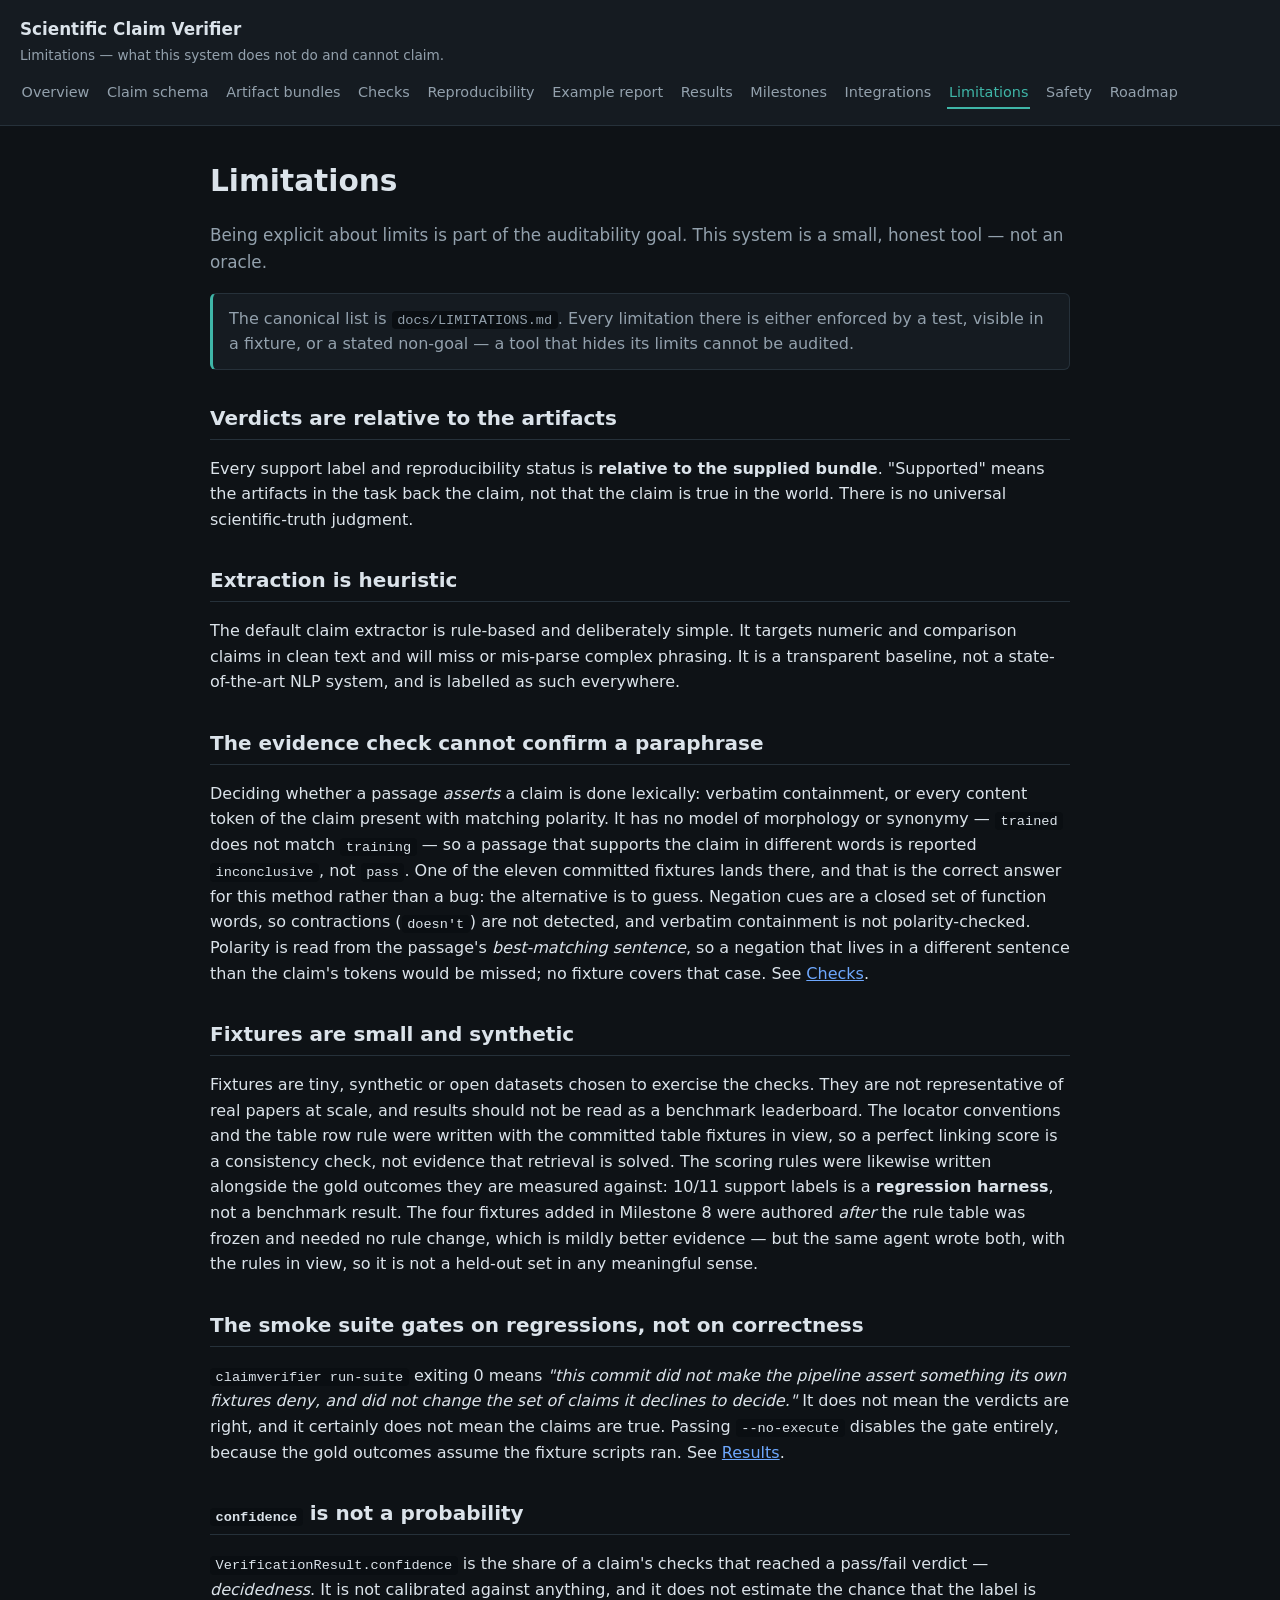
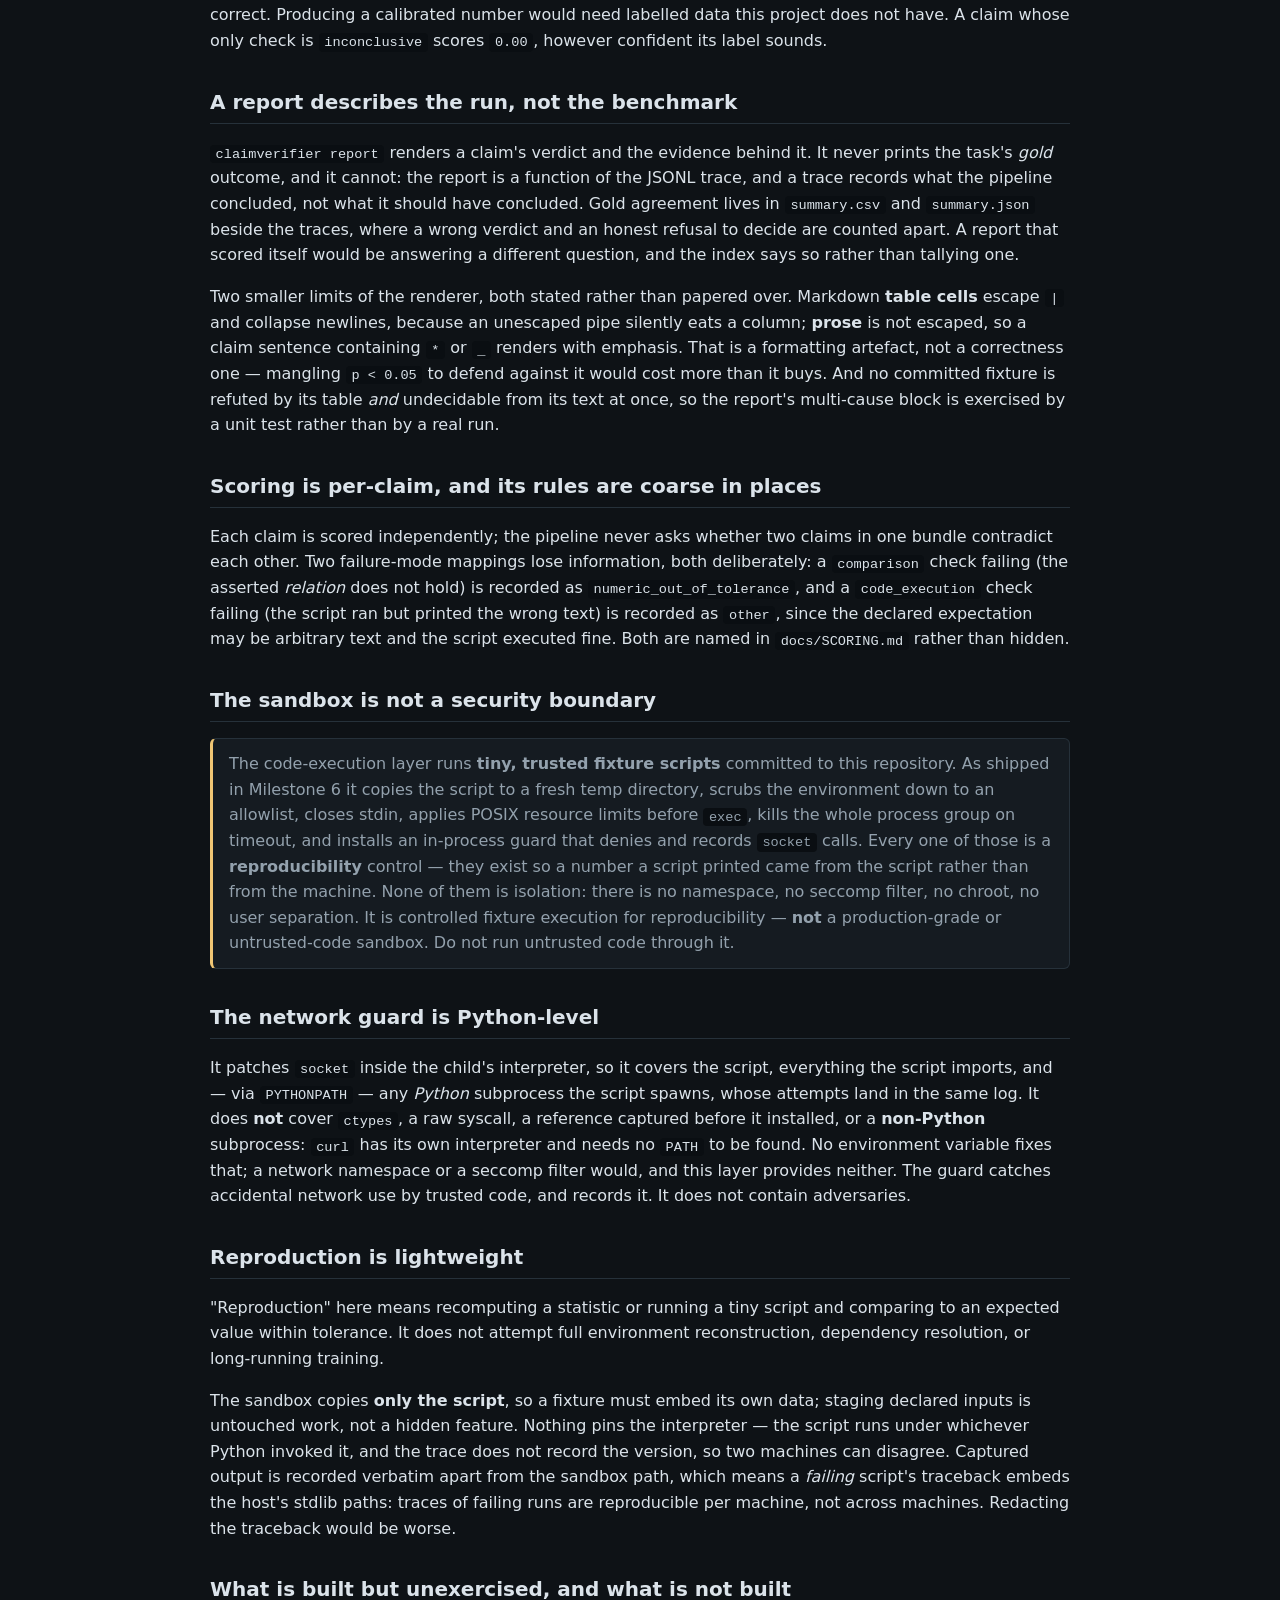
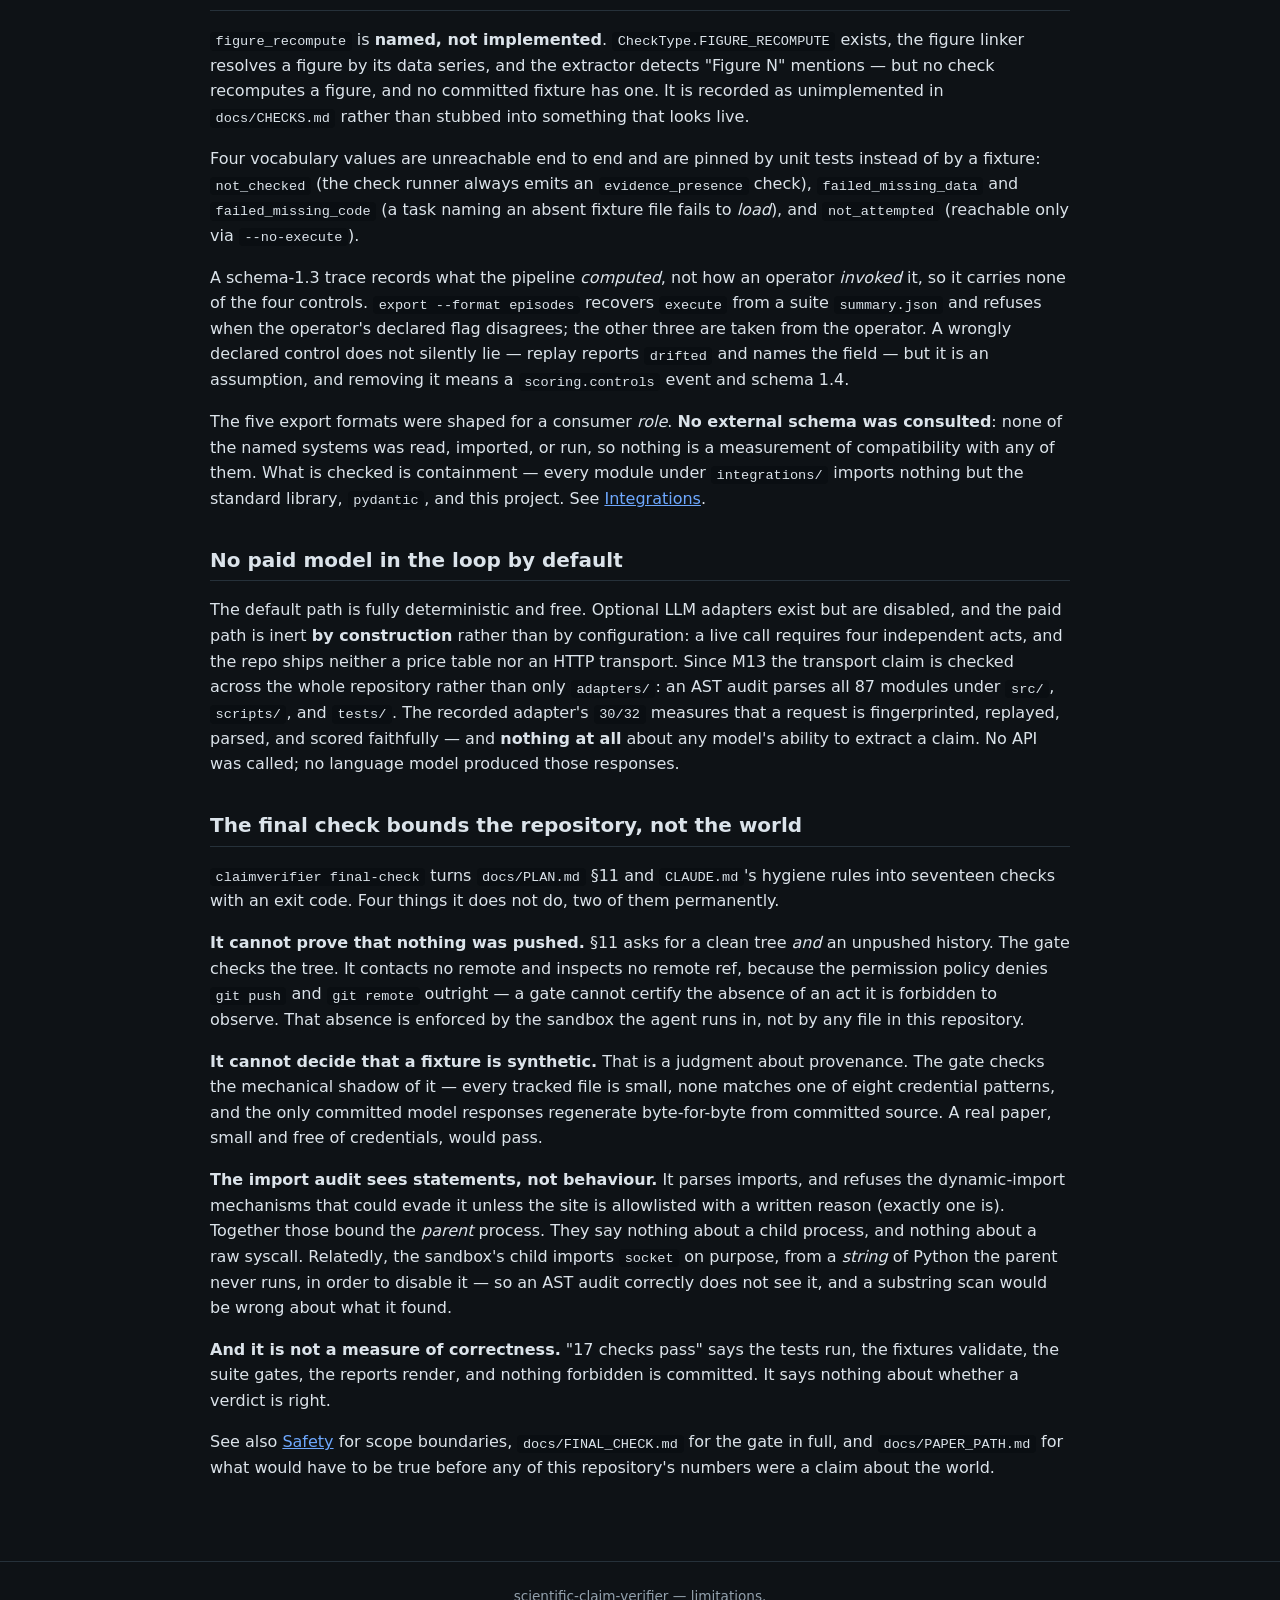
<file: site/limitations.html>
<!doctype html>
<html lang="en">
<head>
  <meta charset="utf-8">
  <meta name="viewport" content="width=device-width, initial-scale=1">
  <title>Limitations — Scientific Claim Verifier</title>
  <link rel="stylesheet" href="style.css">
</head>
<body>
<header class="site">
  <a class="brand" href="index.html">Scientific Claim Verifier</a>
  <div class="tagline">Limitations — what this system does not do and cannot claim.</div>
  <nav class="site">
    <a href="index.html">Overview</a>
    <a href="claim-schema.html">Claim schema</a>
    <a href="artifact-bundles.html">Artifact bundles</a>
    <a href="checks.html">Checks</a>
    <a href="reproducibility.html">Reproducibility</a>
    <a href="example-report.html">Example report</a>
    <a href="results.html">Results</a>
    <a href="milestones.html">Milestones</a>
    <a href="integrations.html">Integrations</a>
    <a href="limitations.html" class="active">Limitations</a>
    <a href="safety.html">Safety</a>
    <a href="roadmap.html">Roadmap</a>
  </nav>
</header>
<main>
  <h1>Limitations</h1>
  <p class="lede">Being explicit about limits is part of the auditability goal. This system is a
  small, honest tool — not an oracle.</p>
  <div class="callout">The canonical list is <code>docs/LIMITATIONS.md</code>. Every limitation there
  is either enforced by a test, visible in a fixture, or a stated non-goal — a tool that hides its
  limits cannot be audited.</div>

  <h2>Verdicts are relative to the artifacts</h2>
  <p>Every support label and reproducibility status is <strong>relative to the supplied
  bundle</strong>. "Supported" means the artifacts in the task back the claim, not that the
  claim is true in the world. There is no universal scientific-truth judgment.</p>

  <h2>Extraction is heuristic</h2>
  <p>The default claim extractor is rule-based and deliberately simple. It targets numeric and
  comparison claims in clean text and will miss or mis-parse complex phrasing. It is a
  transparent baseline, not a state-of-the-art NLP system, and is labelled as such everywhere.</p>

  <h2>The evidence check cannot confirm a paraphrase</h2>
  <p>Deciding whether a passage <em>asserts</em> a claim is done lexically: verbatim containment, or
  every content token of the claim present with matching polarity. It has no model of morphology or
  synonymy — <code>trained</code> does not match <code>training</code> — so a passage that supports
  the claim in different words is reported <code>inconclusive</code>, not <code>pass</code>. One of
  the eleven committed fixtures lands there, and that is the correct answer for this method rather
  than a bug: the alternative is to guess. Negation cues are a closed set of function words, so
  contractions (<code>doesn't</code>) are not detected, and verbatim containment is not
  polarity-checked. Polarity is read from the passage's <em>best-matching sentence</em>, so a
  negation that lives in a different sentence than the claim's tokens would be missed; no fixture
  covers that case. See <a href="checks.html">Checks</a>.</p>

  <h2>Fixtures are small and synthetic</h2>
  <p>Fixtures are tiny, synthetic or open datasets chosen to exercise the checks. They are not
  representative of real papers at scale, and results should not be read as a benchmark
  leaderboard. The locator conventions and the table row rule were written with the committed table
  fixtures in view, so a perfect linking score is a consistency check, not evidence that retrieval
  is solved. The scoring rules were likewise written alongside the gold outcomes they are measured
  against: 10/11 support labels is a <strong>regression harness</strong>, not a benchmark result.
  The four fixtures added in Milestone 8 were authored <em>after</em> the rule table was frozen and
  needed no rule change, which is mildly better evidence — but the same agent wrote both, with the
  rules in view, so it is not a held-out set in any meaningful sense.</p>

  <h2>The smoke suite gates on regressions, not on correctness</h2>
  <p><code>claimverifier run-suite</code> exiting 0 means <em>"this commit did not make the pipeline
  assert something its own fixtures deny, and did not change the set of claims it declines to
  decide."</em> It does not mean the verdicts are right, and it certainly does not mean the claims
  are true. Passing <code>--no-execute</code> disables the gate entirely, because the gold outcomes
  assume the fixture scripts ran. See <a href="results.html">Results</a>.</p>

  <h2><code>confidence</code> is not a probability</h2>
  <p><code>VerificationResult.confidence</code> is the share of a claim's checks that reached a
  pass/fail verdict — <em>decidedness</em>. It is not calibrated against anything, and it does not
  estimate the chance that the label is correct. Producing a calibrated number would need labelled
  data this project does not have. A claim whose only check is <code>inconclusive</code> scores
  <code>0.00</code>, however confident its label sounds.</p>

  <h2>A report describes the run, not the benchmark</h2>
  <p><code>claimverifier report</code> renders a claim's verdict and the evidence behind it. It
  never prints the task's <em>gold</em> outcome, and it cannot: the report is a function of the
  JSONL trace, and a trace records what the pipeline concluded, not what it should have concluded.
  Gold agreement lives in <code>summary.csv</code> and <code>summary.json</code> beside the traces,
  where a wrong verdict and an honest refusal to decide are counted apart. A report that scored
  itself would be answering a different question, and the index says so rather than tallying one.</p>
  <p>Two smaller limits of the renderer, both stated rather than papered over. Markdown
  <strong>table cells</strong> escape <code>|</code> and collapse newlines, because an unescaped
  pipe silently eats a column; <strong>prose</strong> is not escaped, so a claim sentence containing
  <code>*</code> or <code>_</code> renders with emphasis. That is a formatting artefact, not a
  correctness one — mangling <code>p &lt; 0.05</code> to defend against it would cost more than it
  buys. And no committed fixture is refuted by its table <em>and</em> undecidable from its text at
  once, so the report's multi-cause block is exercised by a unit test rather than by a real run.</p>

  <h2>Scoring is per-claim, and its rules are coarse in places</h2>
  <p>Each claim is scored independently; the pipeline never asks whether two claims in one bundle
  contradict each other. Two failure-mode mappings lose information, both deliberately: a
  <code>comparison</code> check failing (the asserted <em>relation</em> does not hold) is recorded as
  <code>numeric_out_of_tolerance</code>, and a <code>code_execution</code> check failing (the script
  ran but printed the wrong text) is recorded as <code>other</code>, since the declared expectation
  may be arbitrary text and the script executed fine. Both are named in
  <code>docs/SCORING.md</code> rather than hidden.</p>

  <h2>The sandbox is not a security boundary</h2>
  <div class="callout warn">The code-execution layer runs <strong>tiny, trusted fixture
  scripts</strong> committed to this repository. As shipped in Milestone 6 it copies the script to a
  fresh temp directory, scrubs the environment down to an allowlist, closes stdin, applies POSIX
  resource limits before <code>exec</code>, kills the whole process group on timeout, and installs an
  in-process guard that denies and records <code>socket</code> calls. Every one of those is a
  <strong>reproducibility</strong> control — they exist so a number a script printed came from the
  script rather than from the machine. None of them is isolation: there is no namespace, no seccomp
  filter, no chroot, no user separation. It is controlled fixture execution for reproducibility —
  <strong>not</strong> a production-grade or untrusted-code sandbox. Do not run untrusted code
  through it.</div>

  <h2>The network guard is Python-level</h2>
  <p>It patches <code>socket</code> inside the child's interpreter, so it covers the script,
  everything the script imports, and — via <code>PYTHONPATH</code> — any <em>Python</em> subprocess
  the script spawns, whose attempts land in the same log. It does <strong>not</strong> cover
  <code>ctypes</code>, a raw syscall, a reference captured before it installed, or a
  <strong>non-Python</strong> subprocess: <code>curl</code> has its own interpreter and needs no
  <code>PATH</code> to be found. No environment variable fixes that; a network namespace or a seccomp
  filter would, and this layer provides neither. The guard catches accidental network use by trusted
  code, and records it. It does not contain adversaries.</p>

  <h2>Reproduction is lightweight</h2>
  <p>"Reproduction" here means recomputing a statistic or running a tiny script and comparing to
  an expected value within tolerance. It does not attempt full environment reconstruction,
  dependency resolution, or long-running training.</p>
  <p>The sandbox copies <strong>only the script</strong>, so a fixture must embed its own data;
  staging declared inputs is untouched work, not a hidden feature. Nothing pins the interpreter —
  the script runs under whichever Python invoked it, and the trace does not record the version, so
  two machines can disagree. Captured output is recorded verbatim apart from the sandbox path, which
  means a <em>failing</em> script's traceback embeds the host's stdlib paths: traces of failing runs
  are reproducible per machine, not across machines. Redacting the traceback would be worse.</p>

  <h2>What is built but unexercised, and what is not built</h2>
  <p><code>figure_recompute</code> is <strong>named, not implemented</strong>.
  <code>CheckType.FIGURE_RECOMPUTE</code> exists, the figure linker resolves a figure by its data
  series, and the extractor detects "Figure N" mentions — but no check recomputes a figure, and no
  committed fixture has one. It is recorded as unimplemented in <code>docs/CHECKS.md</code> rather
  than stubbed into something that looks live.</p>
  <p>Four vocabulary values are unreachable end to end and are pinned by unit tests instead of by a
  fixture: <code>not_checked</code> (the check runner always emits an <code>evidence_presence</code>
  check), <code>failed_missing_data</code> and <code>failed_missing_code</code> (a task naming an
  absent fixture file fails to <em>load</em>), and <code>not_attempted</code> (reachable only via
  <code>--no-execute</code>).</p>
  <p>A schema-1.3 trace records what the pipeline <em>computed</em>, not how an operator
  <em>invoked</em> it, so it carries none of the four controls. <code>export --format episodes</code>
  recovers <code>execute</code> from a suite <code>summary.json</code> and refuses when the operator's
  declared flag disagrees; the other three are taken from the operator. A wrongly declared control does
  not silently lie — replay reports <code>drifted</code> and names the field — but it is an assumption,
  and removing it means a <code>scoring.controls</code> event and schema 1.4.</p>
  <p>The five export formats were shaped for a consumer <em>role</em>. <strong>No external schema was
  consulted</strong>: none of the named systems was read, imported, or run, so nothing is a measurement
  of compatibility with any of them. What is checked is containment — every module under
  <code>integrations/</code> imports nothing but the standard library, <code>pydantic</code>, and this
  project. See <a href="integrations.html">Integrations</a>.</p>

  <h2>No paid model in the loop by default</h2>
  <p>The default path is fully deterministic and free. Optional LLM adapters exist but are
  disabled, and the paid path is inert <strong>by construction</strong> rather than by configuration:
  a live call requires four independent acts, and the repo ships neither a price table nor an HTTP
  transport. Since M13 the transport claim is checked across the whole repository rather than only
  <code>adapters/</code>: an AST audit parses all 87 modules under <code>src/</code>,
  <code>scripts/</code>, and <code>tests/</code>. The recorded adapter's <code>30/32</code> measures
  that a request is fingerprinted, replayed, parsed, and scored faithfully — and <strong>nothing at
  all</strong> about any model's ability to extract a claim. No API was called; no language model
  produced those responses.</p>

  <h2>The final check bounds the repository, not the world</h2>
  <p><code>claimverifier final-check</code> turns <code>docs/PLAN.md</code> §11 and
  <code>CLAUDE.md</code>'s hygiene rules into seventeen checks with an exit code. Four things it does
  not do, two of them permanently.</p>
  <p><strong>It cannot prove that nothing was pushed.</strong> §11 asks for a clean tree <em>and</em>
  an unpushed history. The gate checks the tree. It contacts no remote and inspects no remote ref,
  because the permission policy denies <code>git push</code> and <code>git remote</code> outright — a
  gate cannot certify the absence of an act it is forbidden to observe. That absence is enforced by
  the sandbox the agent runs in, not by any file in this repository.</p>
  <p><strong>It cannot decide that a fixture is synthetic.</strong> That is a judgment about
  provenance. The gate checks the mechanical shadow of it — every tracked file is small, none matches
  one of eight credential patterns, and the only committed model responses regenerate byte-for-byte
  from committed source. A real paper, small and free of credentials, would pass.</p>
  <p><strong>The import audit sees statements, not behaviour.</strong> It parses imports, and refuses
  the dynamic-import mechanisms that could evade it unless the site is allowlisted with a written
  reason (exactly one is). Together those bound the <em>parent</em> process. They say nothing about a
  child process, and nothing about a raw syscall. Relatedly, the sandbox's child imports
  <code>socket</code> on purpose, from a <em>string</em> of Python the parent never runs, in order to
  disable it — so an AST audit correctly does not see it, and a substring scan would be wrong about
  what it found.</p>
  <p><strong>And it is not a measure of correctness.</strong> "17 checks pass" says the tests run, the
  fixtures validate, the suite gates, the reports render, and nothing forbidden is committed. It says
  nothing about whether a verdict is right.</p>

  <p>See also <a href="safety.html">Safety</a> for scope boundaries,
  <code>docs/FINAL_CHECK.md</code> for the gate in full, and <code>docs/PAPER_PATH.md</code> for what
  would have to be true before any of this repository's numbers were a claim about the world.</p>
</main>
<footer class="site">scientific-claim-verifier — limitations.</footer>
</body>
</html>
</file>
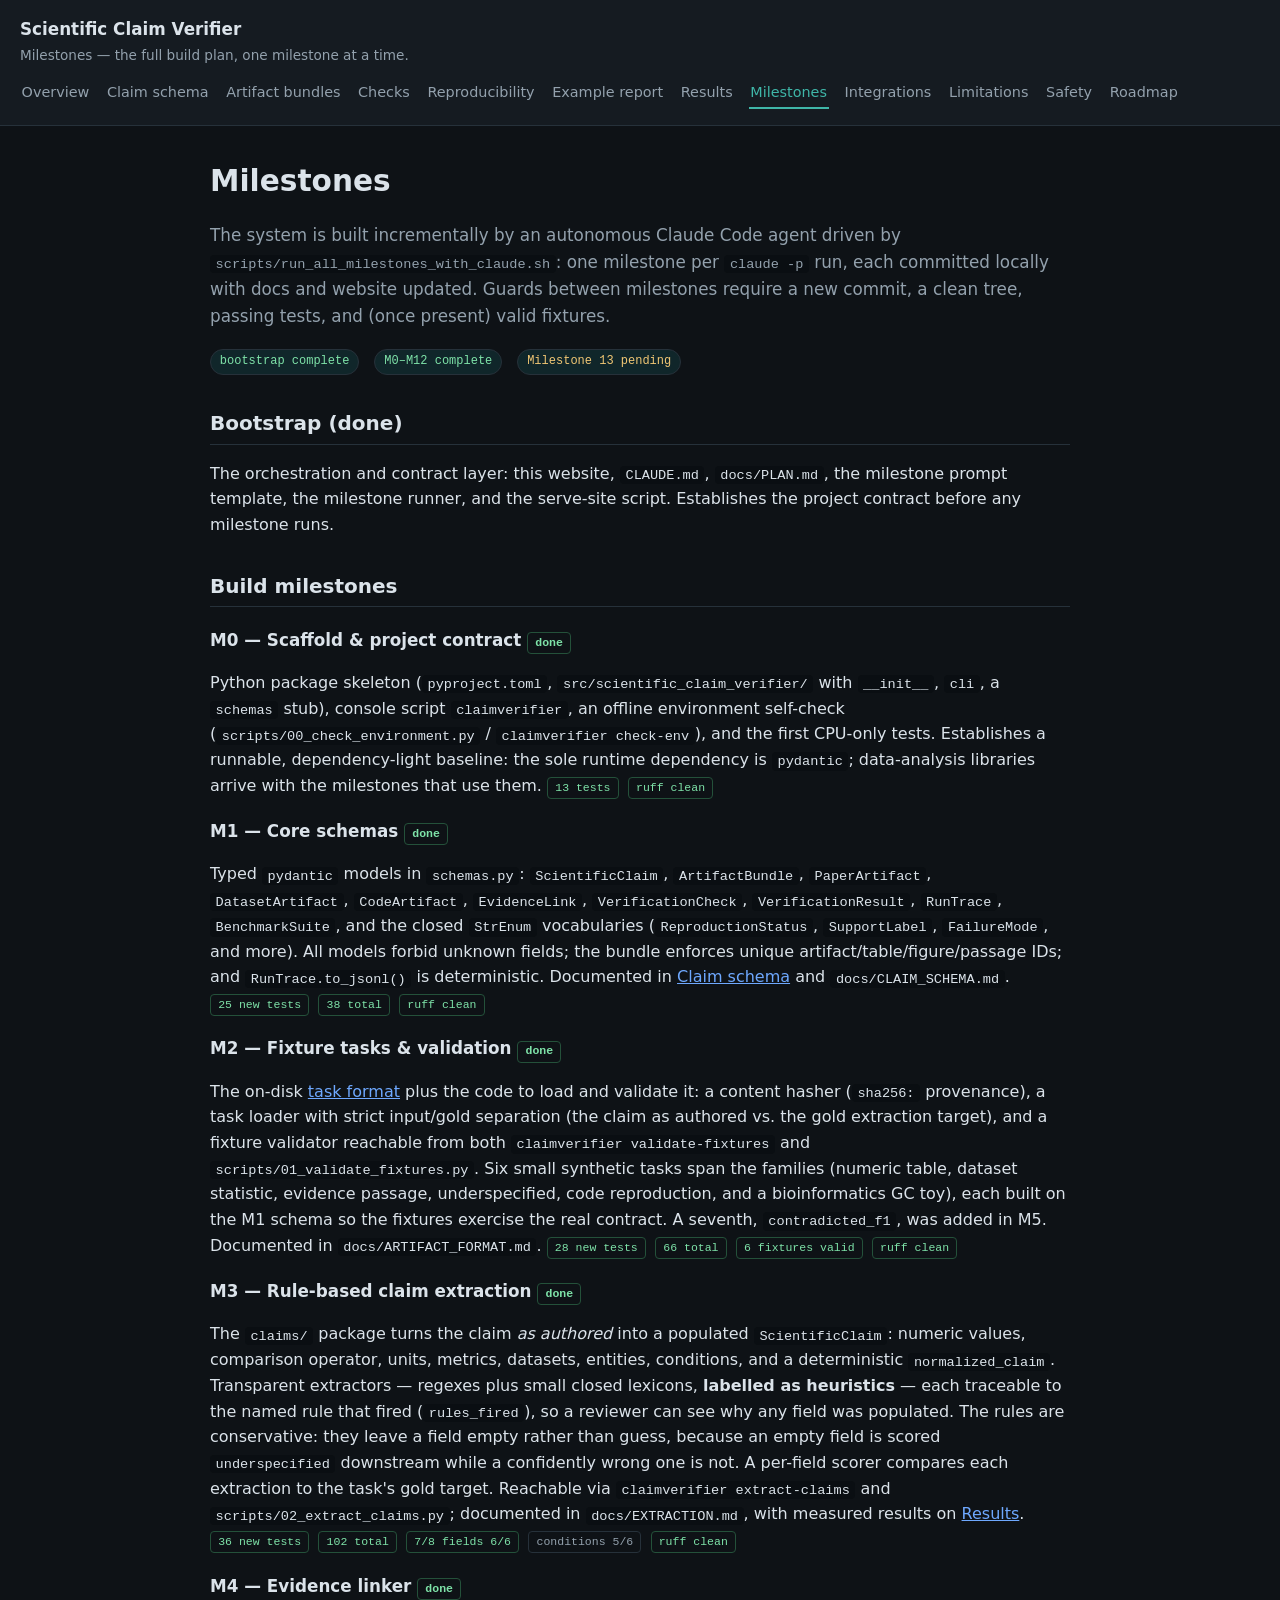
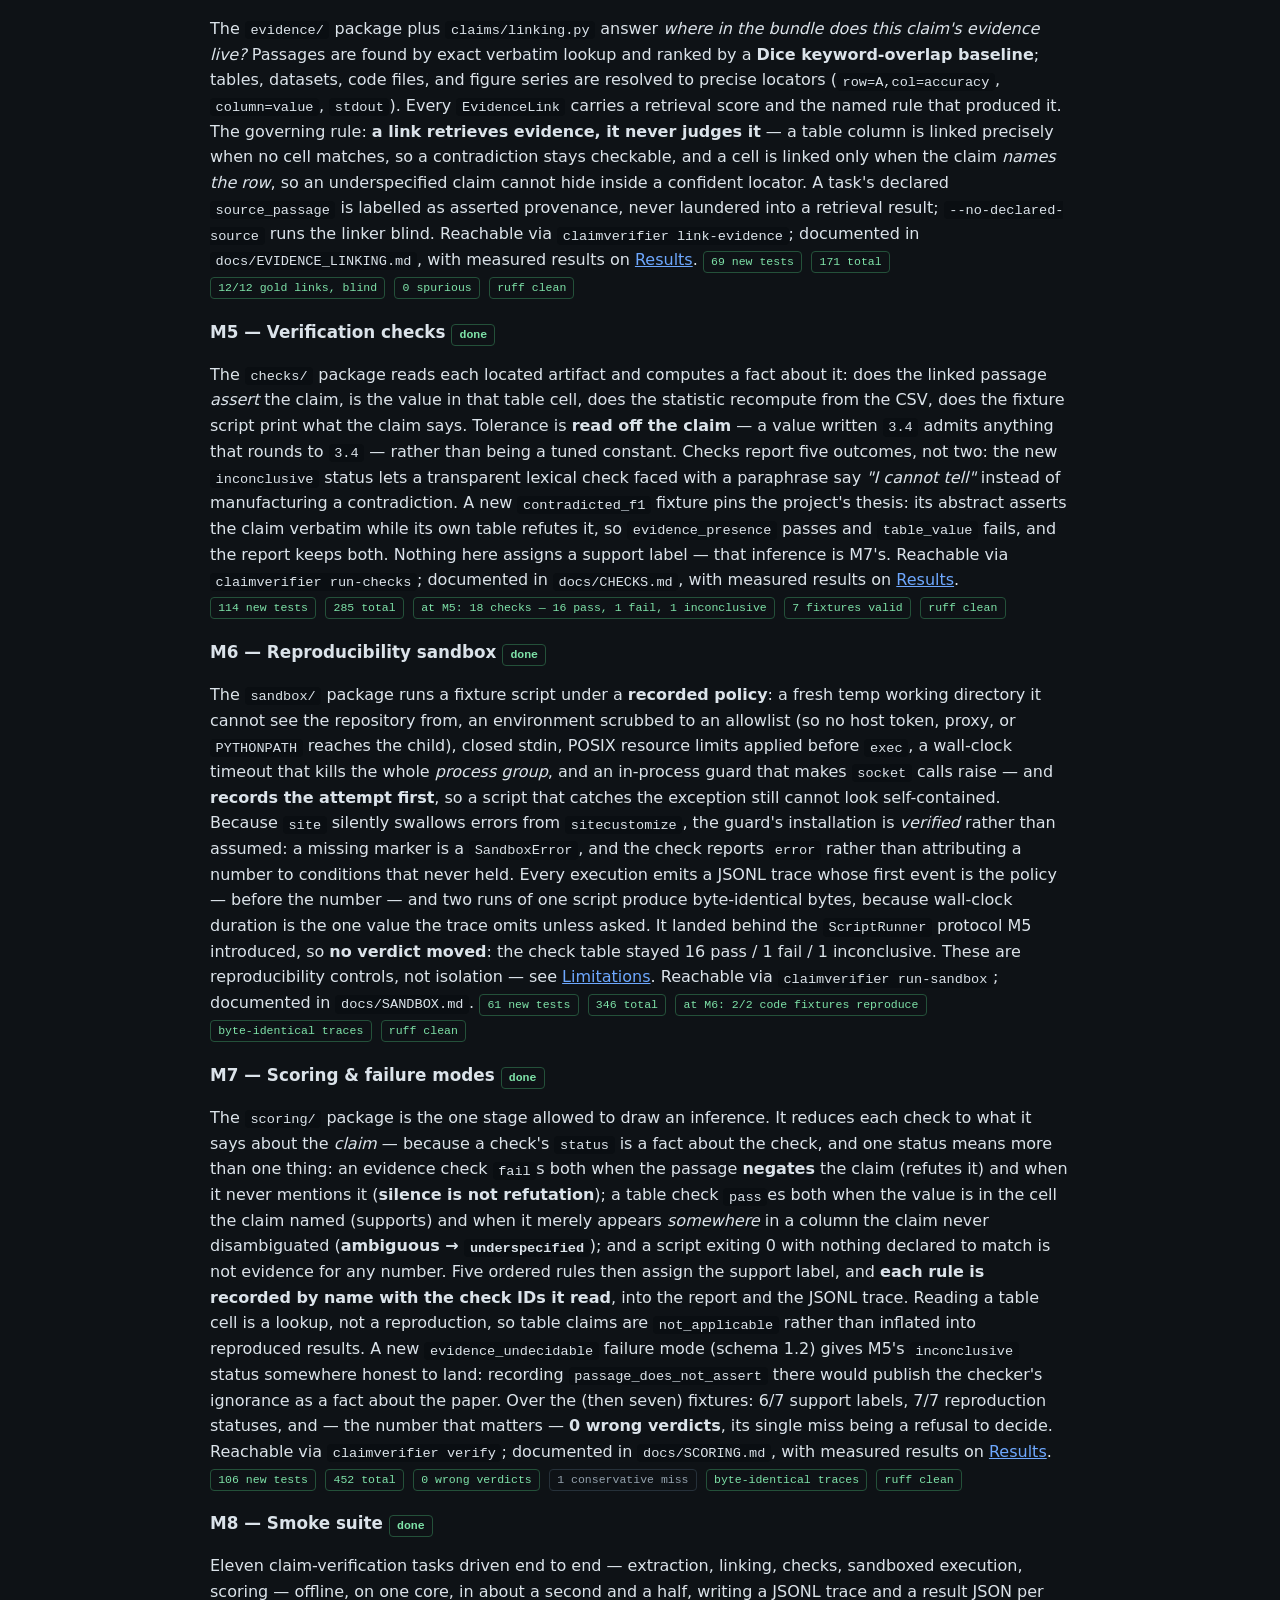
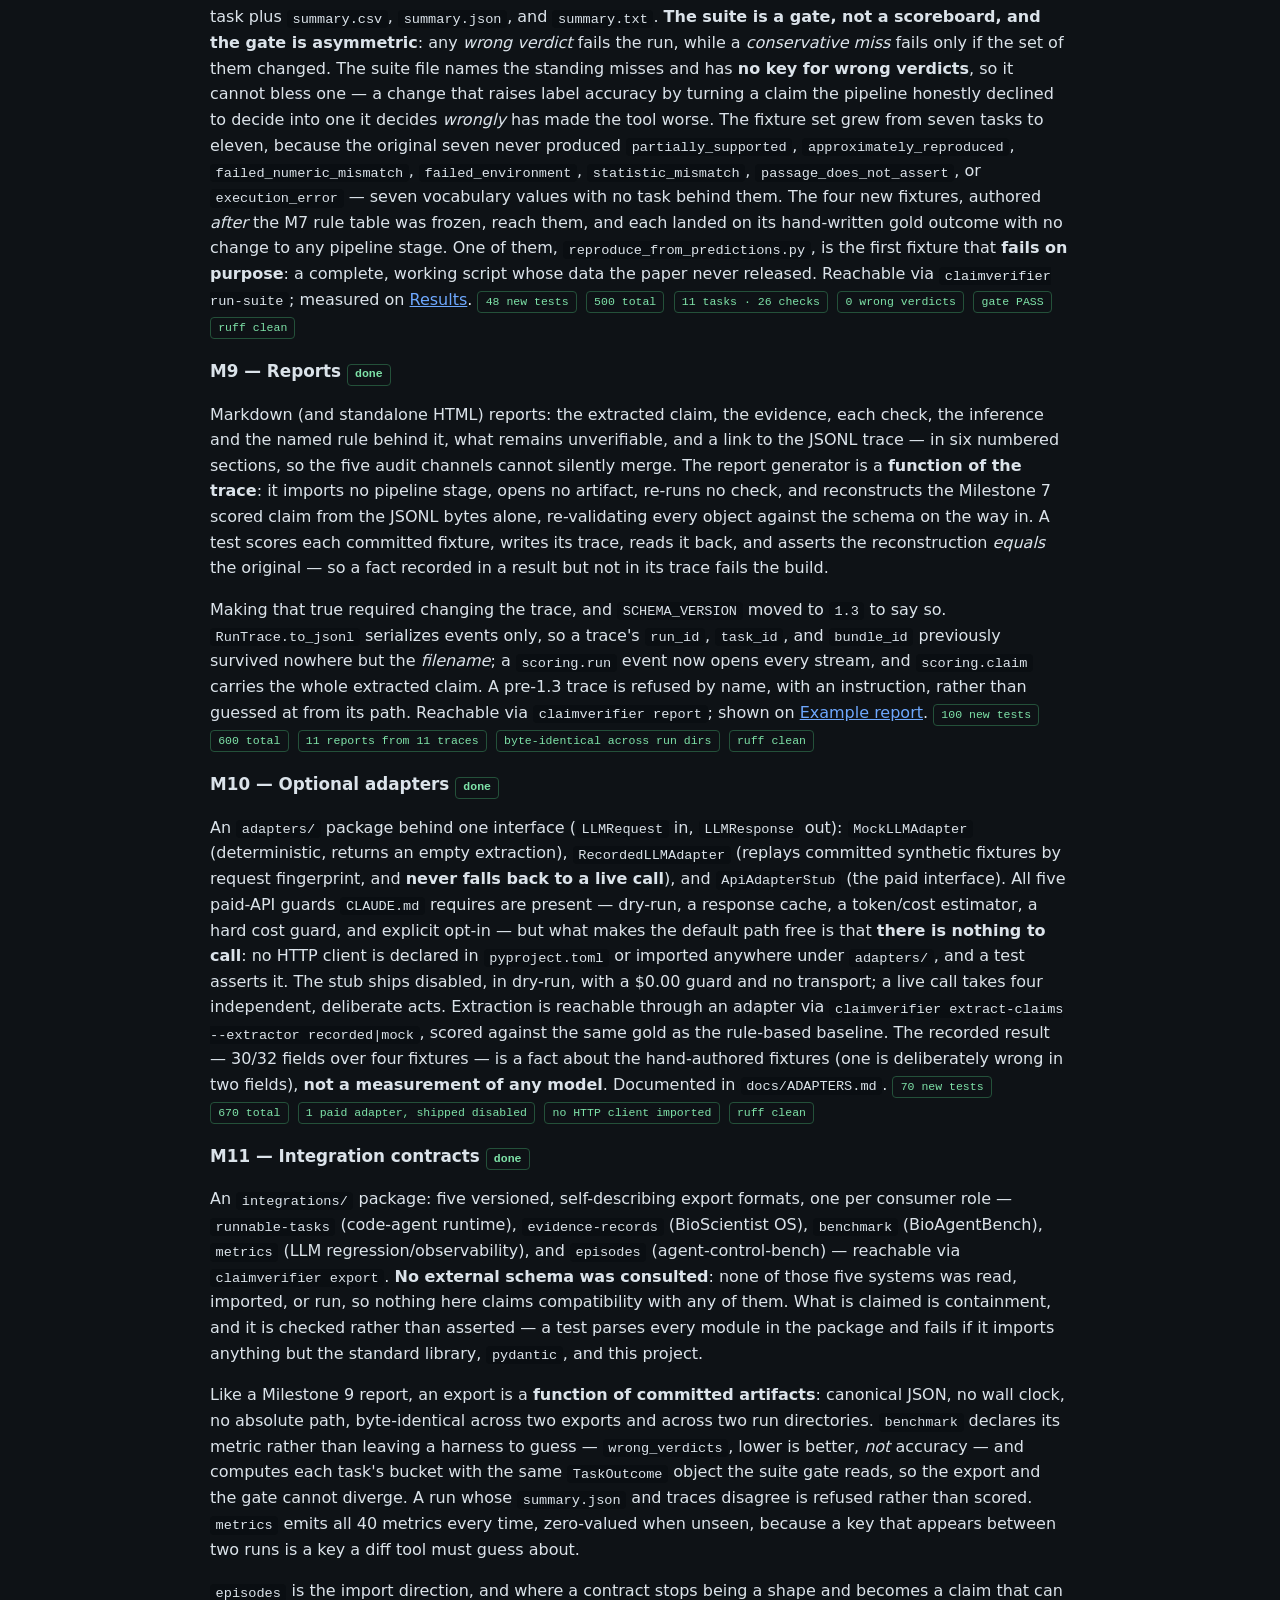
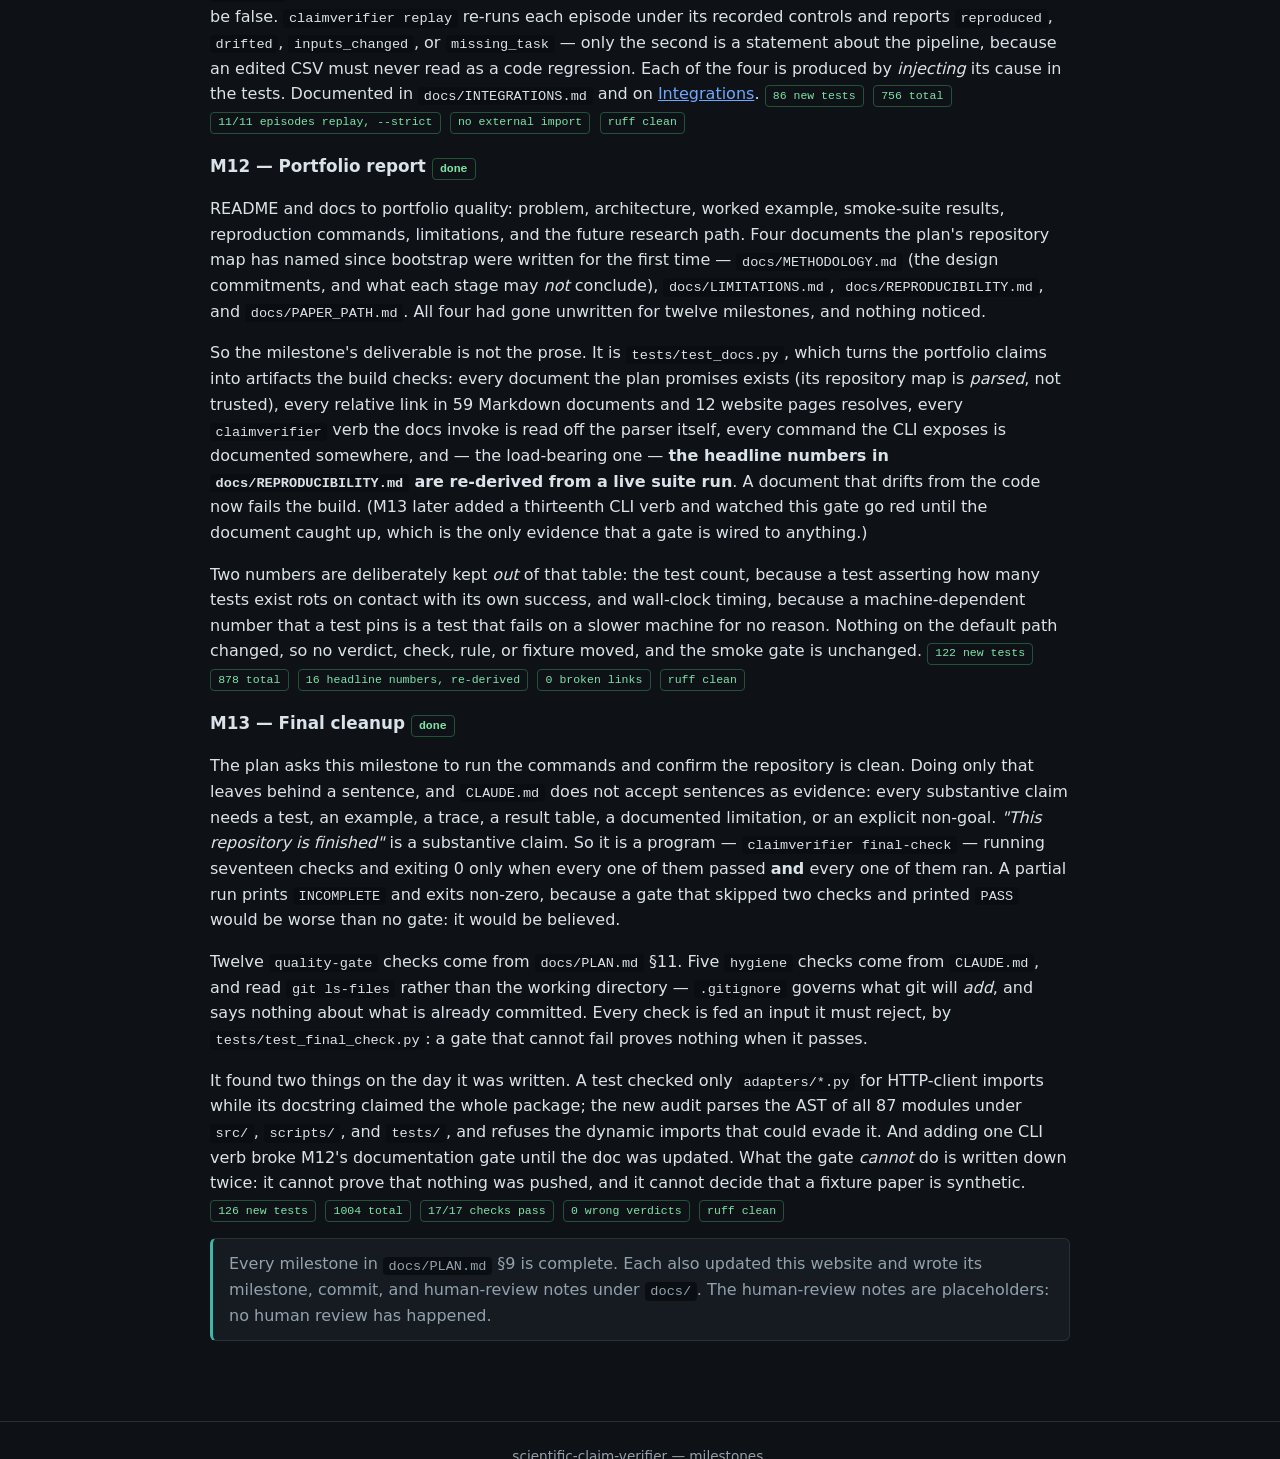
<file: site/milestones.html>
<!doctype html>
<html lang="en">
<head>
  <meta charset="utf-8">
  <meta name="viewport" content="width=device-width, initial-scale=1">
  <title>Milestones — Scientific Claim Verifier</title>
  <link rel="stylesheet" href="style.css">
</head>
<body>
<header class="site">
  <a class="brand" href="index.html">Scientific Claim Verifier</a>
  <div class="tagline">Milestones — the full build plan, one milestone at a time.</div>
  <nav class="site">
    <a href="index.html">Overview</a>
    <a href="claim-schema.html">Claim schema</a>
    <a href="artifact-bundles.html">Artifact bundles</a>
    <a href="checks.html">Checks</a>
    <a href="reproducibility.html">Reproducibility</a>
    <a href="example-report.html">Example report</a>
    <a href="results.html">Results</a>
    <a href="milestones.html" class="active">Milestones</a>
    <a href="integrations.html">Integrations</a>
    <a href="limitations.html">Limitations</a>
    <a href="safety.html">Safety</a>
    <a href="roadmap.html">Roadmap</a>
  </nav>
</header>
<main>
  <h1>Milestones</h1>
  <p class="lede">The system is built incrementally by an autonomous Claude Code agent driven by
  <code>scripts/run_all_milestones_with_claude.sh</code>: one milestone per <code>claude -p</code>
  run, each committed locally with docs and website updated. Guards between milestones require a
  new commit, a clean tree, passing tests, and (once present) valid fixtures.</p>
  <p><span class="status done">bootstrap complete</span> &nbsp; <span class="status done">M0–M12 complete</span> &nbsp; <span class="status planned">Milestone 13 pending</span></p>

  <h2>Bootstrap (done)</h2>
  <p>The orchestration and contract layer: this website, <code>CLAUDE.md</code>,
  <code>docs/PLAN.md</code>, the milestone prompt template, the milestone runner, and the
  serve-site script. Establishes the project contract before any milestone runs.</p>

  <h2>Build milestones</h2>

  <h3>M0 — Scaffold &amp; project contract <span class="pill ok">done</span></h3>
  <p>Python package skeleton (<code>pyproject.toml</code>, <code>src/scientific_claim_verifier/</code>
  with <code>__init__</code>, <code>cli</code>, a <code>schemas</code> stub), console script
  <code>claimverifier</code>, an offline environment self-check
  (<code>scripts/00_check_environment.py</code> / <code>claimverifier check-env</code>), and the
  first CPU-only tests. Establishes a runnable, dependency-light baseline: the sole runtime
  dependency is <code>pydantic</code>; data-analysis libraries arrive with the milestones that
  use them. <span class="pill ok">13 tests</span> <span class="pill ok">ruff clean</span></p>

  <h3>M1 — Core schemas <span class="pill ok">done</span></h3>
  <p>Typed <code>pydantic</code> models in <code>schemas.py</code>: <code>ScientificClaim</code>,
  <code>ArtifactBundle</code>, <code>PaperArtifact</code>, <code>DatasetArtifact</code>,
  <code>CodeArtifact</code>, <code>EvidenceLink</code>, <code>VerificationCheck</code>,
  <code>VerificationResult</code>, <code>RunTrace</code>, <code>BenchmarkSuite</code>, and the
  closed <code>StrEnum</code> vocabularies (<code>ReproductionStatus</code>,
  <code>SupportLabel</code>, <code>FailureMode</code>, and more). All models forbid unknown
  fields; the bundle enforces unique artifact/table/figure/passage IDs; and
  <code>RunTrace.to_jsonl()</code> is deterministic. Documented in
  <a href="claim-schema.html">Claim schema</a> and <code>docs/CLAIM_SCHEMA.md</code>.
  <span class="pill ok">25 new tests</span> <span class="pill ok">38 total</span>
  <span class="pill ok">ruff clean</span></p>

  <h3>M2 — Fixture tasks &amp; validation <span class="pill ok">done</span></h3>
  <p>The on-disk <a href="artifact-bundles.html">task format</a> plus the code to load and
  validate it: a content hasher (<code>sha256:</code> provenance), a task loader with strict
  input/gold separation (the claim as authored vs. the gold extraction target), and a fixture
  validator reachable from both <code>claimverifier validate-fixtures</code> and
  <code>scripts/01_validate_fixtures.py</code>. Six small synthetic tasks span the families
  (numeric table, dataset statistic, evidence passage, underspecified, code reproduction, and a
  bioinformatics GC toy), each built on the M1 schema so the fixtures exercise the real contract.
  A seventh, <code>contradicted_f1</code>, was added in M5. Documented in
  <code>docs/ARTIFACT_FORMAT.md</code>.
  <span class="pill ok">28 new tests</span> <span class="pill ok">66 total</span>
  <span class="pill ok">6 fixtures valid</span> <span class="pill ok">ruff clean</span></p>

  <h3>M3 — Rule-based claim extraction <span class="pill ok">done</span></h3>
  <p>The <code>claims/</code> package turns the claim <em>as authored</em> into a populated
  <code>ScientificClaim</code>: numeric values, comparison operator, units, metrics, datasets,
  entities, conditions, and a deterministic <code>normalized_claim</code>. Transparent
  extractors — regexes plus small closed lexicons, <strong>labelled as heuristics</strong> —
  each traceable to the named rule that fired (<code>rules_fired</code>), so a reviewer can see
  why any field was populated. The rules are conservative: they leave a field empty rather than
  guess, because an empty field is scored <code>underspecified</code> downstream while a
  confidently wrong one is not. A per-field scorer compares each extraction to the task's gold
  target. Reachable via <code>claimverifier extract-claims</code> and
  <code>scripts/02_extract_claims.py</code>; documented in <code>docs/EXTRACTION.md</code>, with
  measured results on <a href="results.html">Results</a>.
  <span class="pill ok">36 new tests</span> <span class="pill ok">102 total</span>
  <span class="pill ok">7/8 fields 6/6</span> <span class="pill">conditions 5/6</span>
  <span class="pill ok">ruff clean</span></p>

  <h3>M4 — Evidence linker <span class="pill ok">done</span></h3>
  <p>The <code>evidence/</code> package plus <code>claims/linking.py</code> answer <em>where in
  the bundle does this claim's evidence live?</em> Passages are found by exact verbatim lookup and
  ranked by a <strong>Dice keyword-overlap baseline</strong>; tables, datasets, code files, and
  figure series are resolved to precise locators (<code>row=A,col=accuracy</code>,
  <code>column=value</code>, <code>stdout</code>). Every <code>EvidenceLink</code> carries a
  retrieval score and the named rule that produced it. The governing rule: <strong>a link
  retrieves evidence, it never judges it</strong> — a table column is linked precisely when no
  cell matches, so a contradiction stays checkable, and a cell is linked only when the claim
  <em>names the row</em>, so an underspecified claim cannot hide inside a confident locator. A
  task's declared <code>source_passage</code> is labelled as asserted provenance, never laundered
  into a retrieval result; <code>--no-declared-source</code> runs the linker blind. Reachable via
  <code>claimverifier link-evidence</code>; documented in <code>docs/EVIDENCE_LINKING.md</code>,
  with measured results on <a href="results.html">Results</a>.
  <span class="pill ok">69 new tests</span> <span class="pill ok">171 total</span>
  <span class="pill ok">12/12 gold links, blind</span> <span class="pill ok">0 spurious</span>
  <span class="pill ok">ruff clean</span></p>

  <h3>M5 — Verification checks <span class="pill ok">done</span></h3>
  <p>The <code>checks/</code> package reads each located artifact and computes a fact about it:
  does the linked passage <em>assert</em> the claim, is the value in that table cell, does the
  statistic recompute from the CSV, does the fixture script print what the claim says. Tolerance
  is <strong>read off the claim</strong> — a value written <code>3.4</code> admits anything that
  rounds to <code>3.4</code> — rather than being a tuned constant. Checks report five outcomes, not
  two: the new <code>inconclusive</code> status lets a transparent lexical check faced with a
  paraphrase say <em>"I cannot tell"</em> instead of manufacturing a contradiction. A new
  <code>contradicted_f1</code> fixture pins the project's thesis: its abstract asserts the claim
  verbatim while its own table refutes it, so <code>evidence_presence</code> passes and
  <code>table_value</code> fails, and the report keeps both. Nothing here assigns a support label —
  that inference is M7's. Reachable via <code>claimverifier run-checks</code>; documented in
  <code>docs/CHECKS.md</code>, with measured results on <a href="results.html">Results</a>.
  <span class="pill ok">114 new tests</span> <span class="pill ok">285 total</span>
  <span class="pill ok">at M5: 18 checks — 16 pass, 1 fail, 1 inconclusive</span>
  <span class="pill ok">7 fixtures valid</span> <span class="pill ok">ruff clean</span></p>

  <h3>M6 — Reproducibility sandbox <span class="pill ok">done</span></h3>
  <p>The <code>sandbox/</code> package runs a fixture script under a <strong>recorded policy</strong>:
  a fresh temp working directory it cannot see the repository from, an environment scrubbed to an
  allowlist (so no host token, proxy, or <code>PYTHONPATH</code> reaches the child), closed stdin,
  POSIX resource limits applied before <code>exec</code>, a wall-clock timeout that kills the whole
  <em>process group</em>, and an in-process guard that makes <code>socket</code> calls raise — and
  <strong>records the attempt first</strong>, so a script that catches the exception still cannot
  look self-contained. Because <code>site</code> silently swallows errors from
  <code>sitecustomize</code>, the guard's installation is <em>verified</em> rather than assumed: a
  missing marker is a <code>SandboxError</code>, and the check reports <code>error</code> rather than
  attributing a number to conditions that never held. Every execution emits a JSONL trace whose
  first event is the policy — before the number — and two runs of one script produce byte-identical
  bytes, because wall-clock duration is the one value the trace omits unless asked. It landed behind
  the <code>ScriptRunner</code> protocol M5 introduced, so <strong>no verdict moved</strong>: the
  check table stayed 16 pass / 1 fail / 1 inconclusive. These are reproducibility controls, not
  isolation — see <a href="limitations.html">Limitations</a>. Reachable via
  <code>claimverifier run-sandbox</code>; documented in <code>docs/SANDBOX.md</code>.
  <span class="pill ok">61 new tests</span> <span class="pill ok">346 total</span>
  <span class="pill ok">at M6: 2/2 code fixtures reproduce</span>
  <span class="pill ok">byte-identical traces</span> <span class="pill ok">ruff clean</span></p>

  <h3>M7 — Scoring &amp; failure modes <span class="pill ok">done</span></h3>
  <p>The <code>scoring/</code> package is the one stage allowed to draw an inference. It reduces
  each check to what it says about the <em>claim</em> — because a check's <code>status</code> is a
  fact about the check, and one status means more than one thing: an evidence check
  <code>fail</code>s both when the passage <strong>negates</strong> the claim (refutes it) and when
  it never mentions it (<strong>silence is not refutation</strong>); a table check
  <code>pass</code>es both when the value is in the cell the claim named (supports) and when it
  merely appears <em>somewhere</em> in a column the claim never disambiguated (<strong>ambiguous →
  <code>underspecified</code></strong>); and a script exiting 0 with nothing declared to match is not
  evidence for any number. Five ordered rules then assign the support label, and
  <strong>each rule is recorded by name with the check IDs it read</strong>, into the report and the
  JSONL trace. Reading a table cell is a lookup, not a reproduction, so table claims are
  <code>not_applicable</code> rather than inflated into reproduced results. A new
  <code>evidence_undecidable</code> failure mode (schema 1.2) gives M5's <code>inconclusive</code>
  status somewhere honest to land: recording <code>passage_does_not_assert</code> there would
  publish the checker's ignorance as a fact about the paper. Over the (then seven) fixtures: 6/7
  support labels, 7/7 reproduction statuses, and — the number that matters — <strong>0 wrong
  verdicts</strong>, its single miss being a refusal to decide. Reachable via
  <code>claimverifier verify</code>; documented in <code>docs/SCORING.md</code>, with measured
  results on <a href="results.html">Results</a>.
  <span class="pill ok">106 new tests</span> <span class="pill ok">452 total</span>
  <span class="pill ok">0 wrong verdicts</span> <span class="pill">1 conservative miss</span>
  <span class="pill ok">byte-identical traces</span> <span class="pill ok">ruff clean</span></p>

  <h3>M8 — Smoke suite <span class="pill ok">done</span></h3>
  <p>Eleven claim-verification tasks driven end to end — extraction, linking, checks, sandboxed
  execution, scoring — offline, on one core, in about a second and a half, writing a JSONL trace
  and a result JSON per task plus <code>summary.csv</code>, <code>summary.json</code>, and
  <code>summary.txt</code>. <strong>The suite is a gate, not a scoreboard, and the gate is
  asymmetric</strong>: any <em>wrong verdict</em> fails the run, while a <em>conservative miss</em>
  fails only if the set of them changed. The suite file names the standing misses and has
  <strong>no key for wrong verdicts</strong>, so it cannot bless one — a change that raises label
  accuracy by turning a claim the pipeline honestly declined to decide into one it decides
  <em>wrongly</em> has made the tool worse. The fixture set grew from seven tasks to eleven,
  because the original seven never produced <code>partially_supported</code>,
  <code>approximately_reproduced</code>, <code>failed_numeric_mismatch</code>,
  <code>failed_environment</code>, <code>statistic_mismatch</code>,
  <code>passage_does_not_assert</code>, or <code>execution_error</code> — seven vocabulary values
  with no task behind them. The four new fixtures, authored <em>after</em> the M7 rule table was
  frozen, reach them, and each landed on its hand-written gold outcome with no change to any
  pipeline stage. One of them, <code>reproduce_from_predictions.py</code>, is the first fixture that
  <strong>fails on purpose</strong>: a complete, working script whose data the paper never released.
  Reachable via <code>claimverifier run-suite</code>; measured on
  <a href="results.html">Results</a>.
  <span class="pill ok">48 new tests</span> <span class="pill ok">500 total</span>
  <span class="pill ok">11 tasks · 26 checks</span> <span class="pill ok">0 wrong verdicts</span>
  <span class="pill ok">gate PASS</span> <span class="pill ok">ruff clean</span></p>

  <h3>M9 — Reports <span class="pill ok">done</span></h3>
  <p>Markdown (and standalone HTML) reports: the extracted claim, the evidence, each check, the
  inference and the named rule behind it, what remains unverifiable, and a link to the JSONL trace
  — in six numbered sections, so the five audit channels cannot silently merge. The report
  generator is a <strong>function of the trace</strong>: it imports no pipeline stage, opens no
  artifact, re-runs no check, and reconstructs the Milestone 7 scored claim from the JSONL bytes
  alone, re-validating every object against the schema on the way in. A test scores each committed
  fixture, writes its trace, reads it back, and asserts the reconstruction <em>equals</em> the
  original — so a fact recorded in a result but not in its trace fails the build.</p>
  <p>Making that true required changing the trace, and <code>SCHEMA_VERSION</code> moved to
  <code>1.3</code> to say so. <code>RunTrace.to_jsonl</code> serializes events only, so a trace's
  <code>run_id</code>, <code>task_id</code>, and <code>bundle_id</code> previously survived nowhere
  but the <em>filename</em>; a <code>scoring.run</code> event now opens every stream, and
  <code>scoring.claim</code> carries the whole extracted claim. A pre-1.3 trace is refused by name,
  with an instruction, rather than guessed at from its path. Reachable via
  <code>claimverifier report</code>; shown on <a href="example-report.html">Example report</a>.
  <span class="pill ok">100 new tests</span> <span class="pill ok">600 total</span>
  <span class="pill ok">11 reports from 11 traces</span>
  <span class="pill ok">byte-identical across run dirs</span> <span class="pill ok">ruff clean</span></p>

  <h3>M10 — Optional adapters <span class="pill ok">done</span></h3>
  <p>An <code>adapters/</code> package behind one interface (<code>LLMRequest</code> in,
  <code>LLMResponse</code> out): <code>MockLLMAdapter</code> (deterministic, returns an empty
  extraction), <code>RecordedLLMAdapter</code> (replays committed synthetic fixtures by request
  fingerprint, and <strong>never falls back to a live call</strong>), and
  <code>ApiAdapterStub</code> (the paid interface). All five paid-API guards
  <code>CLAUDE.md</code> requires are present — dry-run, a response cache, a token/cost
  estimator, a hard cost guard, and explicit opt-in — but what makes the default path free is
  that <strong>there is nothing to call</strong>: no HTTP client is declared in
  <code>pyproject.toml</code> or imported anywhere under <code>adapters/</code>, and a test
  asserts it. The stub ships disabled, in dry-run, with a $0.00 guard and no transport; a live
  call takes four independent, deliberate acts. Extraction is reachable through an adapter via
  <code>claimverifier extract-claims --extractor recorded|mock</code>, scored against the same
  gold as the rule-based baseline. The recorded result — 30/32 fields over four fixtures — is a
  fact about the hand-authored fixtures (one is deliberately wrong in two fields), <strong>not a
  measurement of any model</strong>. Documented in <code>docs/ADAPTERS.md</code>.
  <span class="pill ok">70 new tests</span> <span class="pill ok">670 total</span>
  <span class="pill ok">1 paid adapter, shipped disabled</span>
  <span class="pill ok">no HTTP client imported</span> <span class="pill ok">ruff clean</span></p>

  <h3>M11 — Integration contracts <span class="pill ok">done</span></h3>
  <p>An <code>integrations/</code> package: five versioned, self-describing export formats, one per
  consumer role — <code>runnable-tasks</code> (code-agent runtime), <code>evidence-records</code>
  (BioScientist OS), <code>benchmark</code> (BioAgentBench), <code>metrics</code> (LLM
  regression/observability), and <code>episodes</code> (agent-control-bench) — reachable via
  <code>claimverifier export</code>. <strong>No external schema was consulted</strong>: none of those
  five systems was read, imported, or run, so nothing here claims compatibility with any of them.
  What is claimed is containment, and it is checked rather than asserted — a test parses every module
  in the package and fails if it imports anything but the standard library, <code>pydantic</code>,
  and this project.</p>
  <p>Like a Milestone 9 report, an export is a <strong>function of committed artifacts</strong>:
  canonical JSON, no wall clock, no absolute path, byte-identical across two exports and across two
  run directories. <code>benchmark</code> declares its metric rather than leaving a harness to guess
  — <code>wrong_verdicts</code>, lower is better, <em>not</em> accuracy — and computes each task's
  bucket with the same <code>TaskOutcome</code> object the suite gate reads, so the export and the
  gate cannot diverge. A run whose <code>summary.json</code> and traces disagree is refused rather
  than scored. <code>metrics</code> emits all 40 metrics every time, zero-valued when unseen, because
  a key that appears between two runs is a key a diff tool must guess about.</p>
  <p><code>episodes</code> is the import direction, and where a contract stops being a shape and
  becomes a claim that can be false. <code>claimverifier replay</code> re-runs each episode under its
  recorded controls and reports <code>reproduced</code>, <code>drifted</code>,
  <code>inputs_changed</code>, or <code>missing_task</code> — only the second is a statement about the
  pipeline, because an edited CSV must never read as a code regression. Each of the four is produced
  by <em>injecting</em> its cause in the tests. Documented in <code>docs/INTEGRATIONS.md</code> and on
  <a href="integrations.html">Integrations</a>.
  <span class="pill ok">86 new tests</span> <span class="pill ok">756 total</span>
  <span class="pill ok">11/11 episodes replay, --strict</span>
  <span class="pill ok">no external import</span> <span class="pill ok">ruff clean</span></p>

  <h3>M12 — Portfolio report <span class="pill ok">done</span></h3>
  <p>README and docs to portfolio quality: problem, architecture, worked example, smoke-suite
  results, reproduction commands, limitations, and the future research path. Four documents the
  plan's repository map has named since bootstrap were written for the first time —
  <code>docs/METHODOLOGY.md</code> (the design commitments, and what each stage may <em>not</em>
  conclude), <code>docs/LIMITATIONS.md</code>, <code>docs/REPRODUCIBILITY.md</code>, and
  <code>docs/PAPER_PATH.md</code>. All four had gone unwritten for twelve milestones, and nothing
  noticed.</p>
  <p>So the milestone's deliverable is not the prose. It is <code>tests/test_docs.py</code>, which
  turns the portfolio claims into artifacts the build checks: every document the plan promises
  exists (its repository map is <em>parsed</em>, not trusted), every relative link in 59 Markdown
  documents and 12 website pages resolves, every <code>claimverifier</code> verb the docs invoke is
  read off the parser itself, every command the CLI exposes is documented somewhere, and — the
  load-bearing one — <strong>the headline numbers in <code>docs/REPRODUCIBILITY.md</code>
  are re-derived from a live suite run</strong>. A document that drifts from the code now fails the
  build. (M13 later added a thirteenth CLI verb and watched this gate go red until the document
  caught up, which is the only evidence that a gate is wired to anything.)</p>
  <p>Two numbers are deliberately kept <em>out</em> of that table: the test count, because a test
  asserting how many tests exist rots on contact with its own success, and wall-clock timing,
  because a machine-dependent number that a test pins is a test that fails on a slower machine for
  no reason. Nothing on the default path changed, so no verdict, check, rule, or fixture moved, and
  the smoke gate is unchanged.
  <span class="pill ok">122 new tests</span> <span class="pill ok">878 total</span>
  <span class="pill ok">16 headline numbers, re-derived</span>
  <span class="pill ok">0 broken links</span> <span class="pill ok">ruff clean</span></p>

  <h3>M13 — Final cleanup <span class="pill ok">done</span></h3>
  <p>The plan asks this milestone to run the commands and confirm the repository is clean. Doing
  only that leaves behind a sentence, and <code>CLAUDE.md</code> does not accept sentences as
  evidence: every substantive claim needs a test, an example, a trace, a result table, a documented
  limitation, or an explicit non-goal. <em>"This repository is finished"</em> is a substantive
  claim. So it is a program — <code>claimverifier final-check</code> — running seventeen checks and
  exiting 0 only when every one of them passed <strong>and</strong> every one of them ran. A partial
  run prints <code>INCOMPLETE</code> and exits non-zero, because a gate that skipped two checks and
  printed <code>PASS</code> would be worse than no gate: it would be believed.</p>
  <p>Twelve <code>quality-gate</code> checks come from <code>docs/PLAN.md</code> §11. Five
  <code>hygiene</code> checks come from <code>CLAUDE.md</code>, and read <code>git ls-files</code>
  rather than the working directory — <code>.gitignore</code> governs what git will <em>add</em>, and
  says nothing about what is already committed. Every check is fed an input it must reject, by
  <code>tests/test_final_check.py</code>: a gate that cannot fail proves nothing when it passes.</p>
  <p>It found two things on the day it was written. A test checked only <code>adapters/*.py</code>
  for HTTP-client imports while its docstring claimed the whole package; the new audit parses the
  AST of all 87 modules under <code>src/</code>, <code>scripts/</code>, and <code>tests/</code>, and
  refuses the dynamic imports that could evade it. And adding one CLI verb broke M12's documentation
  gate until the doc was updated. What the gate <em>cannot</em> do is written down twice: it cannot
  prove that nothing was pushed, and it cannot decide that a fixture paper is synthetic.
  <span class="pill ok">126 new tests</span> <span class="pill ok">1004 total</span>
  <span class="pill ok">17/17 checks pass</span>
  <span class="pill ok">0 wrong verdicts</span> <span class="pill ok">ruff clean</span></p>

  <div class="callout">Every milestone in <code>docs/PLAN.md</code> §9 is complete. Each also
  updated this website and wrote its milestone, commit, and human-review notes under
  <code>docs/</code>. The human-review notes are placeholders: no human review has happened.</div>
</main>
<footer class="site">scientific-claim-verifier — milestones.</footer>
</body>
</html>
</file>
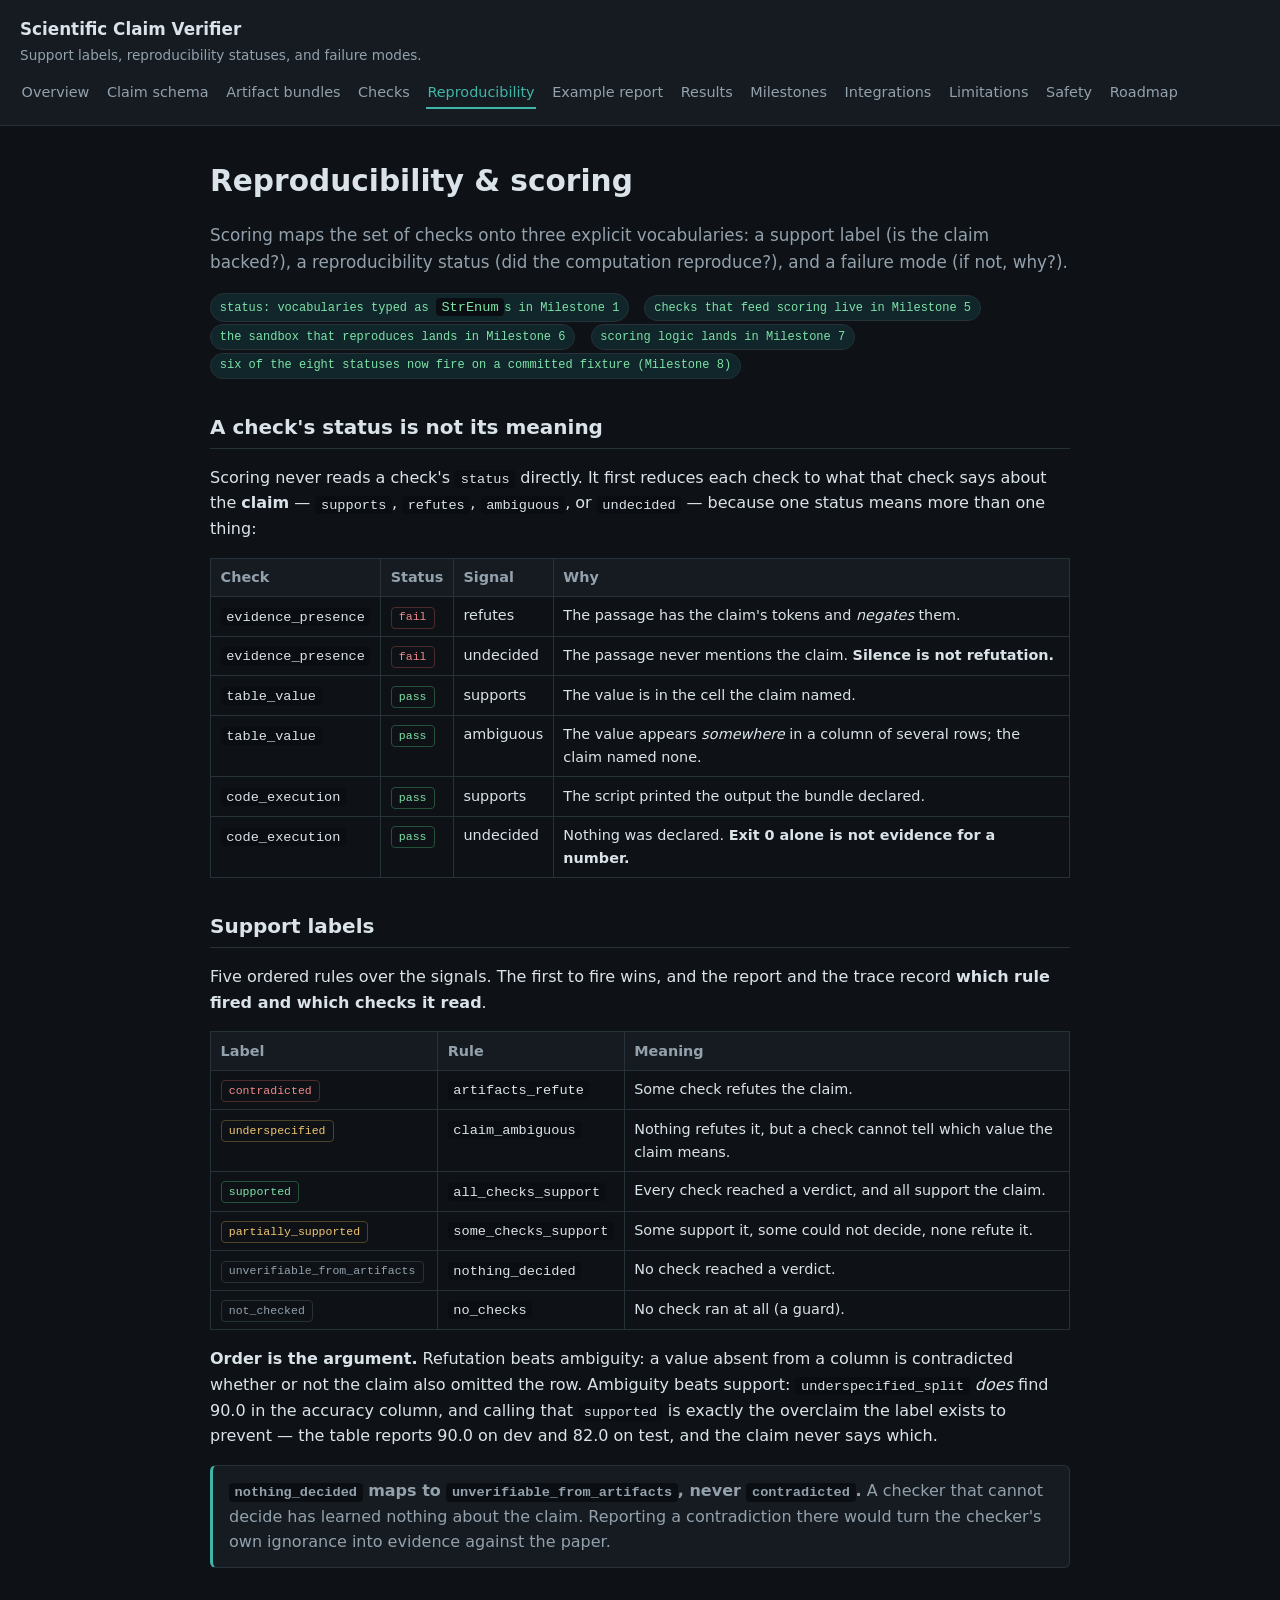
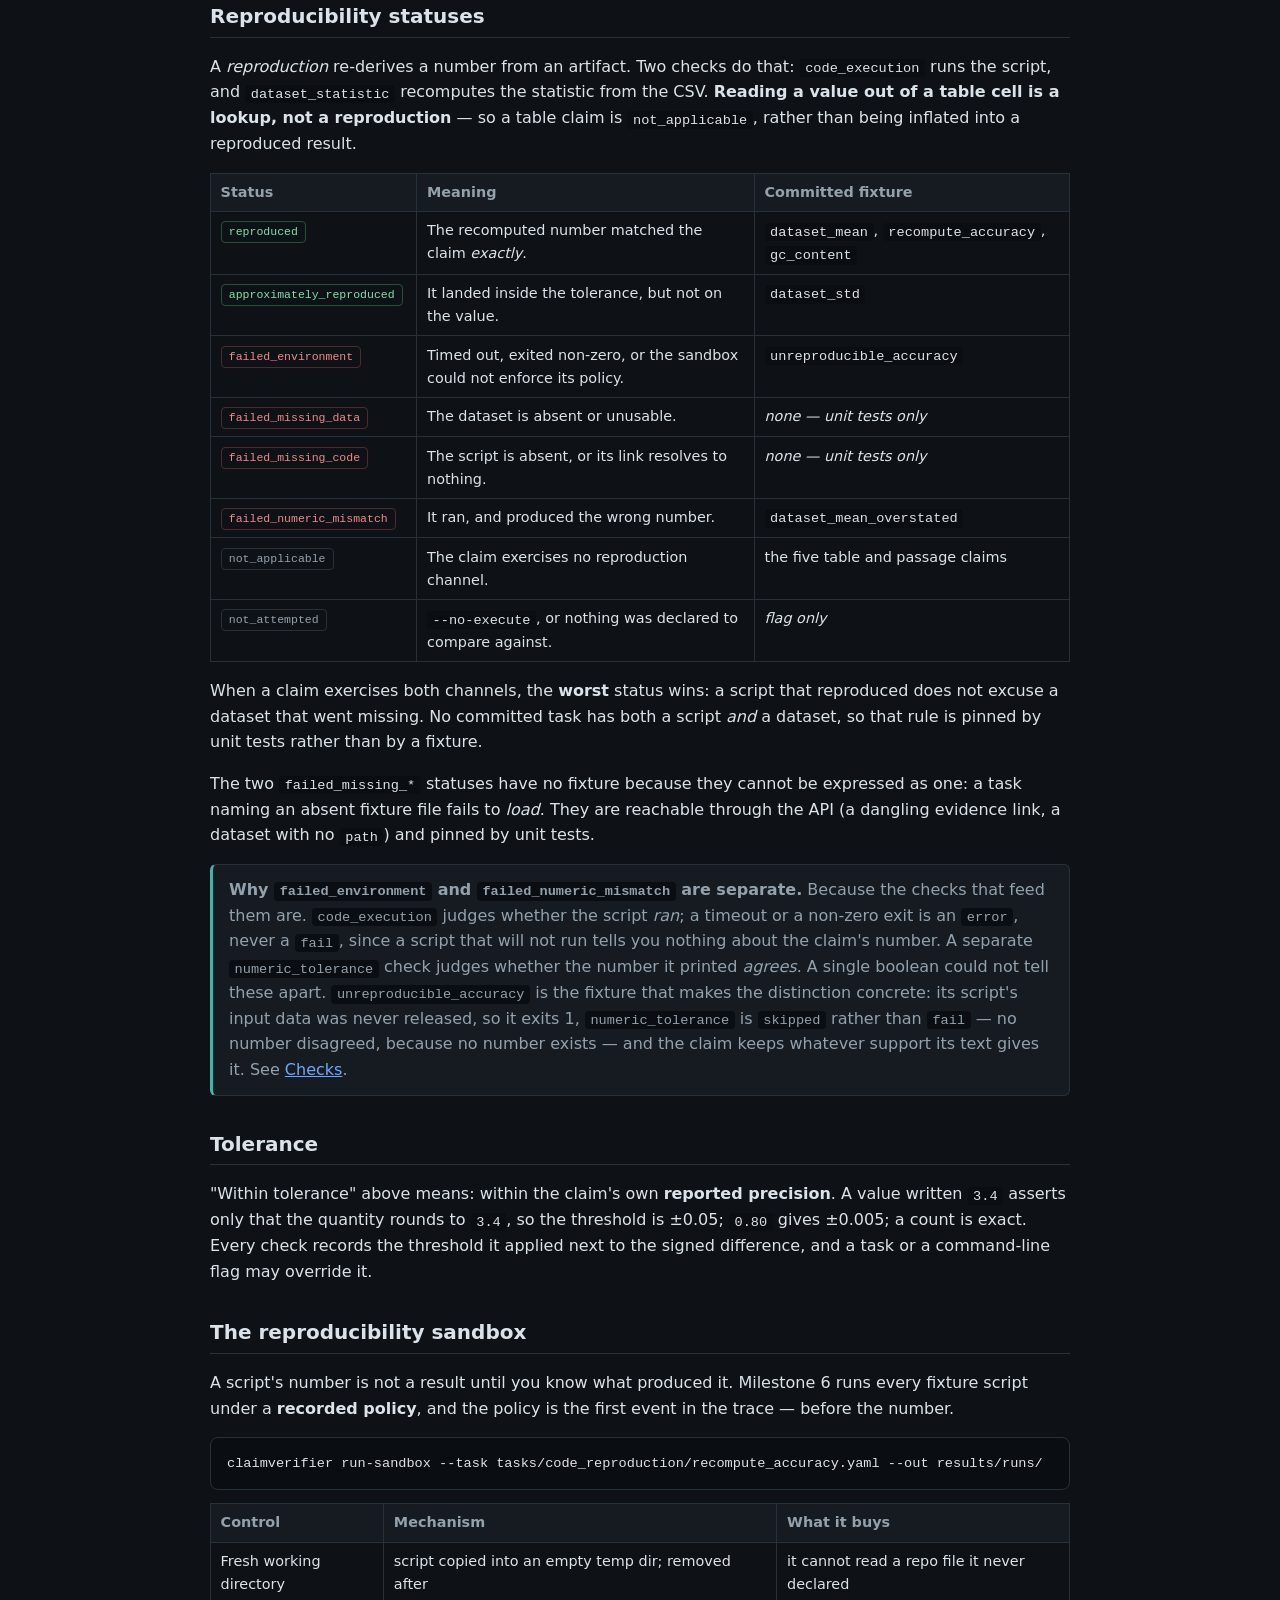
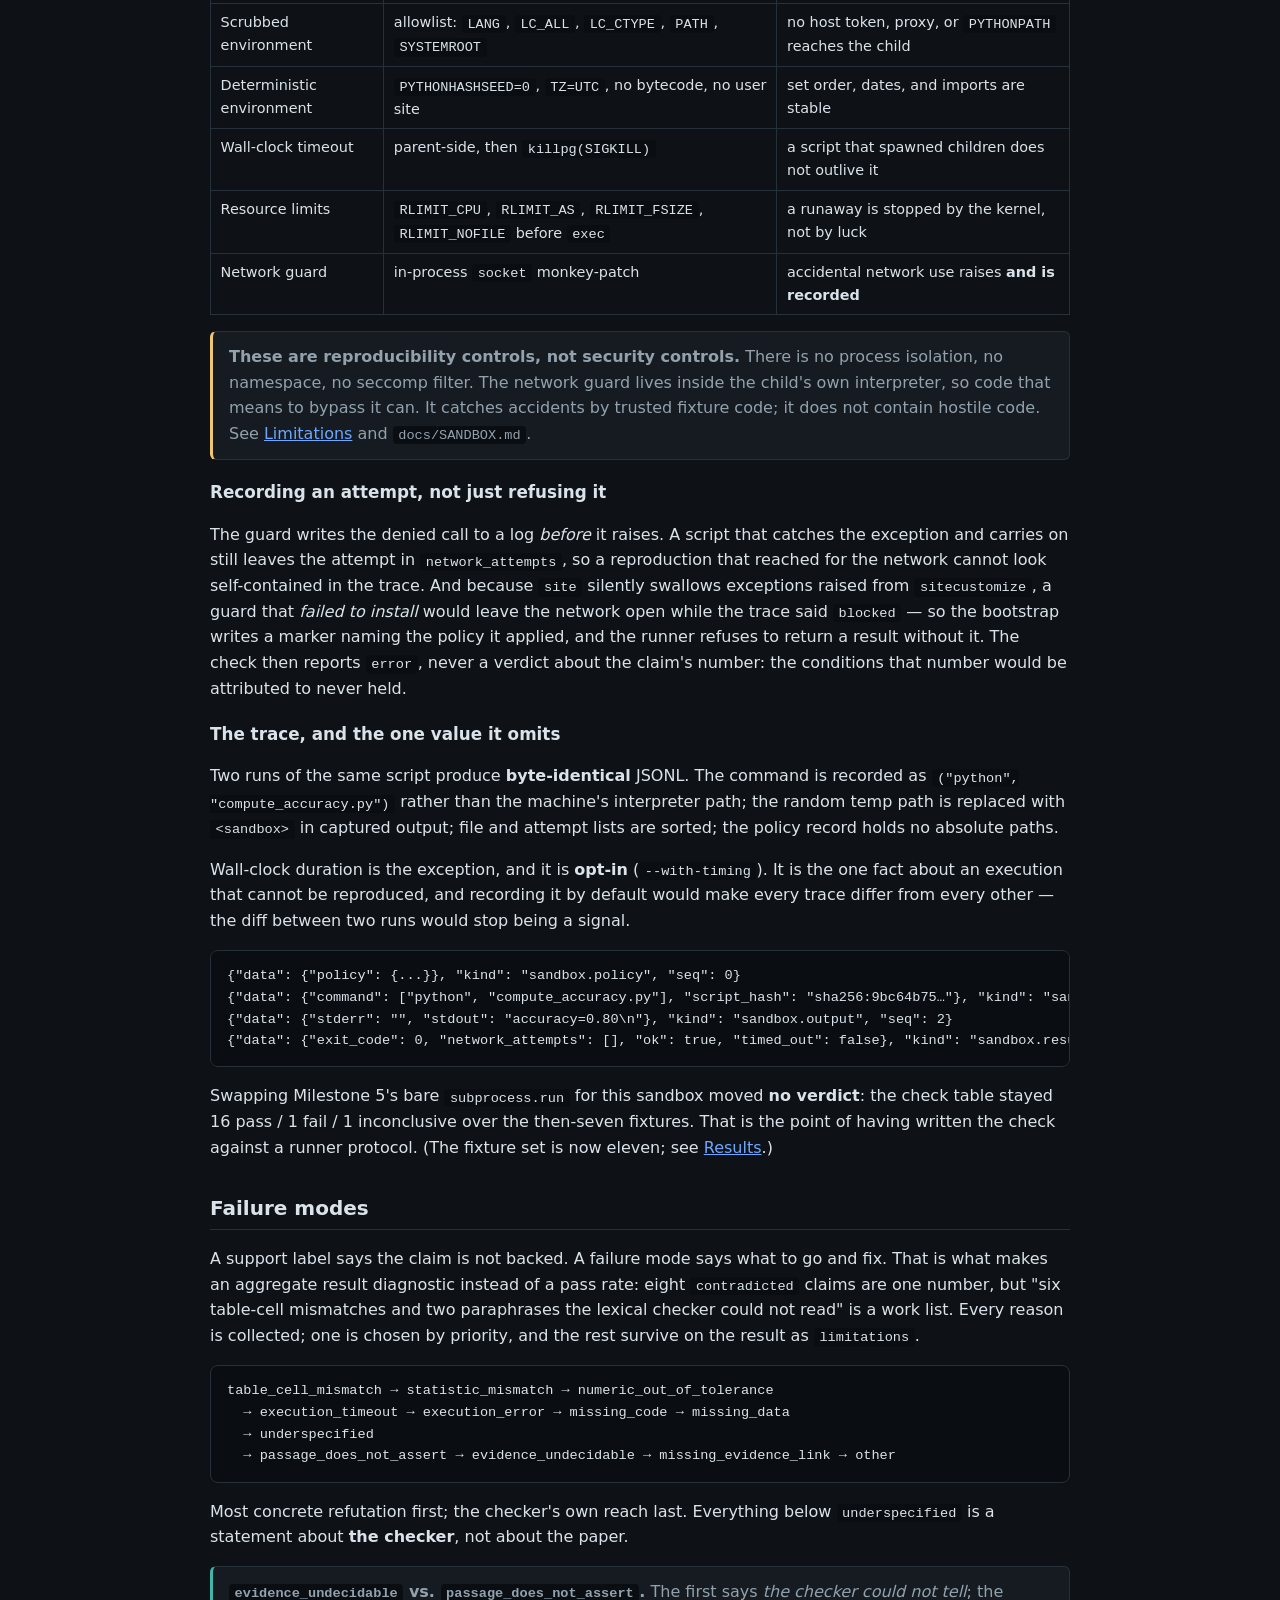
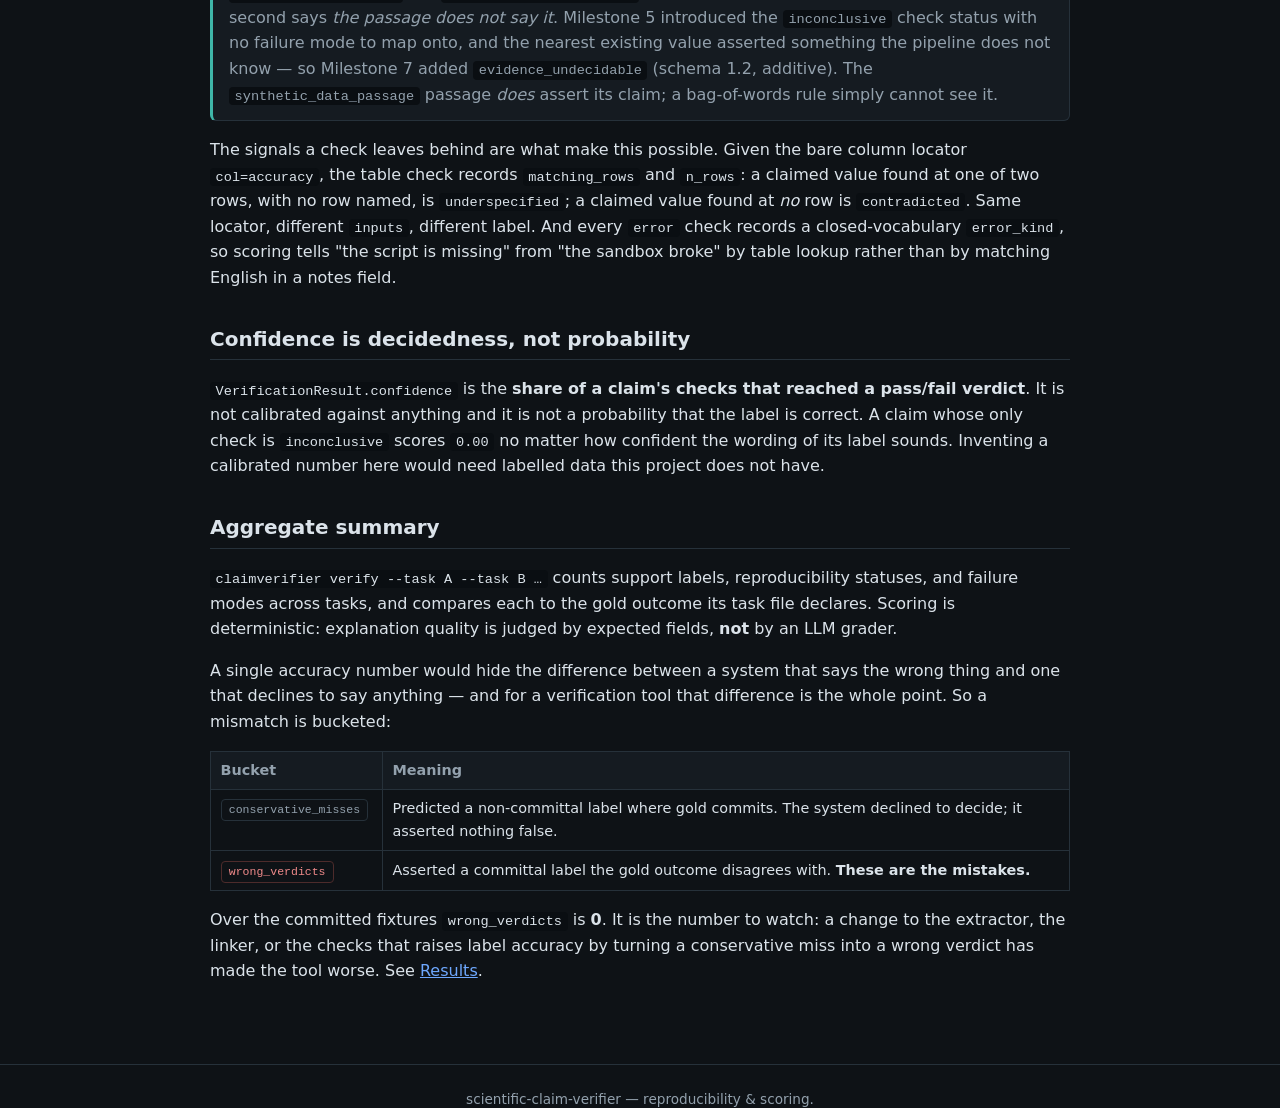
<file: site/reproducibility.html>
<!doctype html>
<html lang="en">
<head>
  <meta charset="utf-8">
  <meta name="viewport" content="width=device-width, initial-scale=1">
  <title>Reproducibility & scoring — Scientific Claim Verifier</title>
  <link rel="stylesheet" href="style.css">
</head>
<body>
<header class="site">
  <a class="brand" href="index.html">Scientific Claim Verifier</a>
  <div class="tagline">Support labels, reproducibility statuses, and failure modes.</div>
  <nav class="site">
    <a href="index.html">Overview</a>
    <a href="claim-schema.html">Claim schema</a>
    <a href="artifact-bundles.html">Artifact bundles</a>
    <a href="checks.html">Checks</a>
    <a href="reproducibility.html" class="active">Reproducibility</a>
    <a href="example-report.html">Example report</a>
    <a href="results.html">Results</a>
    <a href="milestones.html">Milestones</a>
    <a href="integrations.html">Integrations</a>
    <a href="limitations.html">Limitations</a>
    <a href="safety.html">Safety</a>
    <a href="roadmap.html">Roadmap</a>
  </nav>
</header>
<main>
  <h1>Reproducibility &amp; scoring</h1>
  <p class="lede">Scoring maps the set of checks onto three explicit vocabularies: a support
  label (is the claim backed?), a reproducibility status (did the computation reproduce?), and
  a failure mode (if not, why?).</p>
  <p><span class="status done">status: vocabularies typed as <code>StrEnum</code>s in Milestone 1</span> &nbsp; <span class="status done">checks that feed scoring live in Milestone 5</span> &nbsp; <span class="status done">the sandbox that reproduces lands in Milestone 6</span> &nbsp; <span class="status done">scoring logic lands in Milestone 7</span> &nbsp; <span class="status done">six of the eight statuses now fire on a committed fixture (Milestone 8)</span></p>

  <h2>A check's status is not its meaning</h2>
  <p>Scoring never reads a check's <code>status</code> directly. It first reduces each check to what
  that check says about the <strong>claim</strong> — <code>supports</code>, <code>refutes</code>,
  <code>ambiguous</code>, or <code>undecided</code> — because one status means more than one thing:</p>
  <table>
    <tr><th>Check</th><th>Status</th><th>Signal</th><th>Why</th></tr>
    <tr><td><code>evidence_presence</code></td><td><span class="pill bad">fail</span></td><td>refutes</td><td>The passage has the claim's tokens and <em>negates</em> them.</td></tr>
    <tr><td><code>evidence_presence</code></td><td><span class="pill bad">fail</span></td><td>undecided</td><td>The passage never mentions the claim. <strong>Silence is not refutation.</strong></td></tr>
    <tr><td><code>table_value</code></td><td><span class="pill ok">pass</span></td><td>supports</td><td>The value is in the cell the claim named.</td></tr>
    <tr><td><code>table_value</code></td><td><span class="pill ok">pass</span></td><td>ambiguous</td><td>The value appears <em>somewhere</em> in a column of several rows; the claim named none.</td></tr>
    <tr><td><code>code_execution</code></td><td><span class="pill ok">pass</span></td><td>supports</td><td>The script printed the output the bundle declared.</td></tr>
    <tr><td><code>code_execution</code></td><td><span class="pill ok">pass</span></td><td>undecided</td><td>Nothing was declared. <strong>Exit 0 alone is not evidence for a number.</strong></td></tr>
  </table>

  <h2>Support labels</h2>
  <p>Five ordered rules over the signals. The first to fire wins, and the report and the trace
  record <strong>which rule fired and which checks it read</strong>.</p>
  <table>
    <tr><th>Label</th><th>Rule</th><th>Meaning</th></tr>
    <tr><td><span class="pill bad">contradicted</span></td><td><code>artifacts_refute</code></td><td>Some check refutes the claim.</td></tr>
    <tr><td><span class="pill warn">underspecified</span></td><td><code>claim_ambiguous</code></td><td>Nothing refutes it, but a check cannot tell which value the claim means.</td></tr>
    <tr><td><span class="pill ok">supported</span></td><td><code>all_checks_support</code></td><td>Every check reached a verdict, and all support the claim.</td></tr>
    <tr><td><span class="pill warn">partially_supported</span></td><td><code>some_checks_support</code></td><td>Some support it, some could not decide, none refute it.</td></tr>
    <tr><td><span class="pill">unverifiable_from_artifacts</span></td><td><code>nothing_decided</code></td><td>No check reached a verdict.</td></tr>
    <tr><td><span class="pill">not_checked</span></td><td><code>no_checks</code></td><td>No check ran at all (a guard).</td></tr>
  </table>
  <p><strong>Order is the argument.</strong> Refutation beats ambiguity: a value absent from a
  column is contradicted whether or not the claim also omitted the row. Ambiguity beats support:
  <code>underspecified_split</code> <em>does</em> find 90.0 in the accuracy column, and calling that
  <code>supported</code> is exactly the overclaim the label exists to prevent — the table reports
  90.0 on dev and 82.0 on test, and the claim never says which.</p>
  <div class="callout"><strong><code>nothing_decided</code> maps to
  <code>unverifiable_from_artifacts</code>, never <code>contradicted</code>.</strong> A checker that
  cannot decide has learned nothing about the claim. Reporting a contradiction there would turn the
  checker's own ignorance into evidence against the paper.</div>

  <h2>Reproducibility statuses</h2>
  <p>A <em>reproduction</em> re-derives a number from an artifact. Two checks do that:
  <code>code_execution</code> runs the script, and <code>dataset_statistic</code> recomputes the
  statistic from the CSV. <strong>Reading a value out of a table cell is a lookup, not a
  reproduction</strong> — so a table claim is <code>not_applicable</code>, rather than being inflated
  into a reproduced result.</p>
  <table>
    <tr><th>Status</th><th>Meaning</th><th>Committed fixture</th></tr>
    <tr><td><span class="pill ok">reproduced</span></td><td>The recomputed number matched the claim <em>exactly</em>.</td><td><code>dataset_mean</code>, <code>recompute_accuracy</code>, <code>gc_content</code></td></tr>
    <tr><td><span class="pill ok">approximately_reproduced</span></td><td>It landed inside the tolerance, but not on the value.</td><td><code>dataset_std</code></td></tr>
    <tr><td><span class="pill bad">failed_environment</span></td><td>Timed out, exited non-zero, or the sandbox could not enforce its policy.</td><td><code>unreproducible_accuracy</code></td></tr>
    <tr><td><span class="pill bad">failed_missing_data</span></td><td>The dataset is absent or unusable.</td><td><em>none — unit tests only</em></td></tr>
    <tr><td><span class="pill bad">failed_missing_code</span></td><td>The script is absent, or its link resolves to nothing.</td><td><em>none — unit tests only</em></td></tr>
    <tr><td><span class="pill bad">failed_numeric_mismatch</span></td><td>It ran, and produced the wrong number.</td><td><code>dataset_mean_overstated</code></td></tr>
    <tr><td><span class="pill">not_applicable</span></td><td>The claim exercises no reproduction channel.</td><td>the five table and passage claims</td></tr>
    <tr><td><span class="pill">not_attempted</span></td><td><code>--no-execute</code>, or nothing was declared to compare against.</td><td><em>flag only</em></td></tr>
  </table>
  <p>When a claim exercises both channels, the <strong>worst</strong> status wins: a script that
  reproduced does not excuse a dataset that went missing. No committed task has both a script
  <em>and</em> a dataset, so that rule is pinned by unit tests rather than by a fixture.</p>
  <p>The two <code>failed_missing_*</code> statuses have no fixture because they cannot be expressed
  as one: a task naming an absent fixture file fails to <em>load</em>. They are reachable through the
  API (a dangling evidence link, a dataset with no <code>path</code>) and pinned by unit tests.</p>

  <div class="callout"><strong>Why <code>failed_environment</code> and
  <code>failed_numeric_mismatch</code> are separate.</strong> Because the checks that feed them are.
  <code>code_execution</code> judges whether the script <em>ran</em>; a timeout or a non-zero exit is
  an <code>error</code>, never a <code>fail</code>, since a script that will not run tells you
  nothing about the claim's number. A separate <code>numeric_tolerance</code> check judges whether
  the number it printed <em>agrees</em>. A single boolean could not tell these apart.
  <code>unreproducible_accuracy</code> is the fixture that makes the distinction concrete: its
  script's input data was never released, so it exits 1, <code>numeric_tolerance</code> is
  <code>skipped</code> rather than <code>fail</code> — no number disagreed, because no number exists
  — and the claim keeps whatever support its text gives it. See <a href="checks.html">Checks</a>.</div>

  <h2>Tolerance</h2>
  <p>"Within tolerance" above means: within the claim's own <strong>reported precision</strong>. A
  value written <code>3.4</code> asserts only that the quantity rounds to <code>3.4</code>, so the
  threshold is ±0.05; <code>0.80</code> gives ±0.005; a count is exact. Every check records the
  threshold it applied next to the signed difference, and a task or a command-line flag may
  override it.</p>

  <h2>The reproducibility sandbox</h2>
  <p>A script's number is not a result until you know what produced it. Milestone 6 runs every
  fixture script under a <strong>recorded policy</strong>, and the policy is the first event in the
  trace — before the number.</p>
  <pre><code>claimverifier run-sandbox --task tasks/code_reproduction/recompute_accuracy.yaml --out results/runs/</code></pre>
  <table>
    <tr><th>Control</th><th>Mechanism</th><th>What it buys</th></tr>
    <tr><td>Fresh working directory</td><td>script copied into an empty temp dir; removed after</td><td>it cannot read a repo file it never declared</td></tr>
    <tr><td>Scrubbed environment</td><td>allowlist: <code>LANG</code>, <code>LC_ALL</code>, <code>LC_CTYPE</code>, <code>PATH</code>, <code>SYSTEMROOT</code></td><td>no host token, proxy, or <code>PYTHONPATH</code> reaches the child</td></tr>
    <tr><td>Deterministic environment</td><td><code>PYTHONHASHSEED=0</code>, <code>TZ=UTC</code>, no bytecode, no user site</td><td>set order, dates, and imports are stable</td></tr>
    <tr><td>Wall-clock timeout</td><td>parent-side, then <code>killpg(SIGKILL)</code></td><td>a script that spawned children does not outlive it</td></tr>
    <tr><td>Resource limits</td><td><code>RLIMIT_CPU</code>, <code>RLIMIT_AS</code>, <code>RLIMIT_FSIZE</code>, <code>RLIMIT_NOFILE</code> before <code>exec</code></td><td>a runaway is stopped by the kernel, not by luck</td></tr>
    <tr><td>Network guard</td><td>in-process <code>socket</code> monkey-patch</td><td>accidental network use raises <strong>and is recorded</strong></td></tr>
  </table>

  <div class="callout warn"><strong>These are reproducibility controls, not security controls.</strong>
  There is no process isolation, no namespace, no seccomp filter. The network guard lives inside the
  child's own interpreter, so code that means to bypass it can. It catches accidents by trusted
  fixture code; it does not contain hostile code. See <a href="limitations.html">Limitations</a> and
  <code>docs/SANDBOX.md</code>.</div>

  <h3>Recording an attempt, not just refusing it</h3>
  <p>The guard writes the denied call to a log <em>before</em> it raises. A script that catches the
  exception and carries on still leaves the attempt in <code>network_attempts</code>, so a
  reproduction that reached for the network cannot look self-contained in the trace. And because
  <code>site</code> silently swallows exceptions raised from <code>sitecustomize</code>, a guard that
  <em>failed to install</em> would leave the network open while the trace said
  <code>blocked</code> — so the bootstrap writes a marker naming the policy it applied, and the
  runner refuses to return a result without it. The check then reports <code>error</code>, never a
  verdict about the claim's number: the conditions that number would be attributed to never held.</p>

  <h3>The trace, and the one value it omits</h3>
  <p>Two runs of the same script produce <strong>byte-identical</strong> JSONL. The command is
  recorded as <code>("python", "compute_accuracy.py")</code> rather than the machine's interpreter
  path; the random temp path is replaced with <code>&lt;sandbox&gt;</code> in captured output; file
  and attempt lists are sorted; the policy record holds no absolute paths.</p>
  <p>Wall-clock duration is the exception, and it is <strong>opt-in</strong> (<code>--with-timing</code>).
  It is the one fact about an execution that cannot be reproduced, and recording it by default would
  make every trace differ from every other — the diff between two runs would stop being a signal.</p>
  <pre><code>{"data": {"policy": {...}}, "kind": "sandbox.policy", "seq": 0}
{"data": {"command": ["python", "compute_accuracy.py"], "script_hash": "sha256:9bc64b75…"}, "kind": "sandbox.exec", "seq": 1}
{"data": {"stderr": "", "stdout": "accuracy=0.80\n"}, "kind": "sandbox.output", "seq": 2}
{"data": {"exit_code": 0, "network_attempts": [], "ok": true, "timed_out": false}, "kind": "sandbox.result", "seq": 3}</code></pre>
  <p>Swapping Milestone 5's bare <code>subprocess.run</code> for this sandbox moved
  <strong>no verdict</strong>: the check table stayed 16 pass / 1 fail / 1 inconclusive over the
  then-seven fixtures. That is the point of having written the check against a runner protocol.
  (The fixture set is now eleven; see <a href="results.html">Results</a>.)</p>

  <h2>Failure modes</h2>
  <p>A support label says the claim is not backed. A failure mode says what to go and fix. That is
  what makes an aggregate result diagnostic instead of a pass rate: eight <code>contradicted</code>
  claims are one number, but "six table-cell mismatches and two paraphrases the lexical checker
  could not read" is a work list. Every reason is collected; one is chosen by priority, and the rest
  survive on the result as <code>limitations</code>.</p>
  <pre><code>table_cell_mismatch → statistic_mismatch → numeric_out_of_tolerance
  → execution_timeout → execution_error → missing_code → missing_data
  → underspecified
  → passage_does_not_assert → evidence_undecidable → missing_evidence_link → other</code></pre>
  <p>Most concrete refutation first; the checker's own reach last. Everything below
  <code>underspecified</code> is a statement about <strong>the checker</strong>, not about the
  paper.</p>
  <div class="callout"><strong><code>evidence_undecidable</code> vs.
  <code>passage_does_not_assert</code>.</strong> The first says <em>the checker could not tell</em>;
  the second says <em>the passage does not say it</em>. Milestone 5 introduced the
  <code>inconclusive</code> check status with no failure mode to map onto, and the nearest existing
  value asserted something the pipeline does not know — so Milestone 7 added
  <code>evidence_undecidable</code> (schema 1.2, additive). The
  <code>synthetic_data_passage</code> passage <em>does</em> assert its claim; a bag-of-words rule
  simply cannot see it.</div>
  <p>The signals a check leaves behind are what make this possible. Given the bare column locator
  <code>col=accuracy</code>, the table check records <code>matching_rows</code> and
  <code>n_rows</code>: a claimed value found at one of two rows, with no row named, is
  <code>underspecified</code>; a claimed value found at <em>no</em> row is <code>contradicted</code>.
  Same locator, different <code>inputs</code>, different label. And every <code>error</code> check
  records a closed-vocabulary <code>error_kind</code>, so scoring tells "the script is missing" from
  "the sandbox broke" by table lookup rather than by matching English in a notes field.</p>

  <h2>Confidence is decidedness, not probability</h2>
  <p><code>VerificationResult.confidence</code> is the <strong>share of a claim's checks that
  reached a pass/fail verdict</strong>. It is not calibrated against anything and it is not a
  probability that the label is correct. A claim whose only check is <code>inconclusive</code> scores
  <code>0.00</code> no matter how confident the wording of its label sounds. Inventing a calibrated
  number here would need labelled data this project does not have.</p>

  <h2>Aggregate summary</h2>
  <p><code>claimverifier verify --task A --task B …</code> counts support labels, reproducibility
  statuses, and failure modes across tasks, and compares each to the gold outcome its task file
  declares. Scoring is deterministic: explanation quality is judged by expected fields,
  <strong>not</strong> by an LLM grader.</p>
  <p>A single accuracy number would hide the difference between a system that says the wrong thing
  and one that declines to say anything — and for a verification tool that difference is the whole
  point. So a mismatch is bucketed:</p>
  <table>
    <tr><th>Bucket</th><th>Meaning</th></tr>
    <tr><td><span class="pill">conservative_misses</span></td><td>Predicted a non-committal label where gold commits. The system declined to decide; it asserted nothing false.</td></tr>
    <tr><td><span class="pill bad">wrong_verdicts</span></td><td>Asserted a committal label the gold outcome disagrees with. <strong>These are the mistakes.</strong></td></tr>
  </table>
  <p>Over the committed fixtures <code>wrong_verdicts</code> is <strong>0</strong>. It is the number
  to watch: a change to the extractor, the linker, or the checks that raises label accuracy by
  turning a conservative miss into a wrong verdict has made the tool worse. See
  <a href="results.html">Results</a>.</p>
</main>
<footer class="site">scientific-claim-verifier — reproducibility &amp; scoring.</footer>
</body>
</html>
</file>
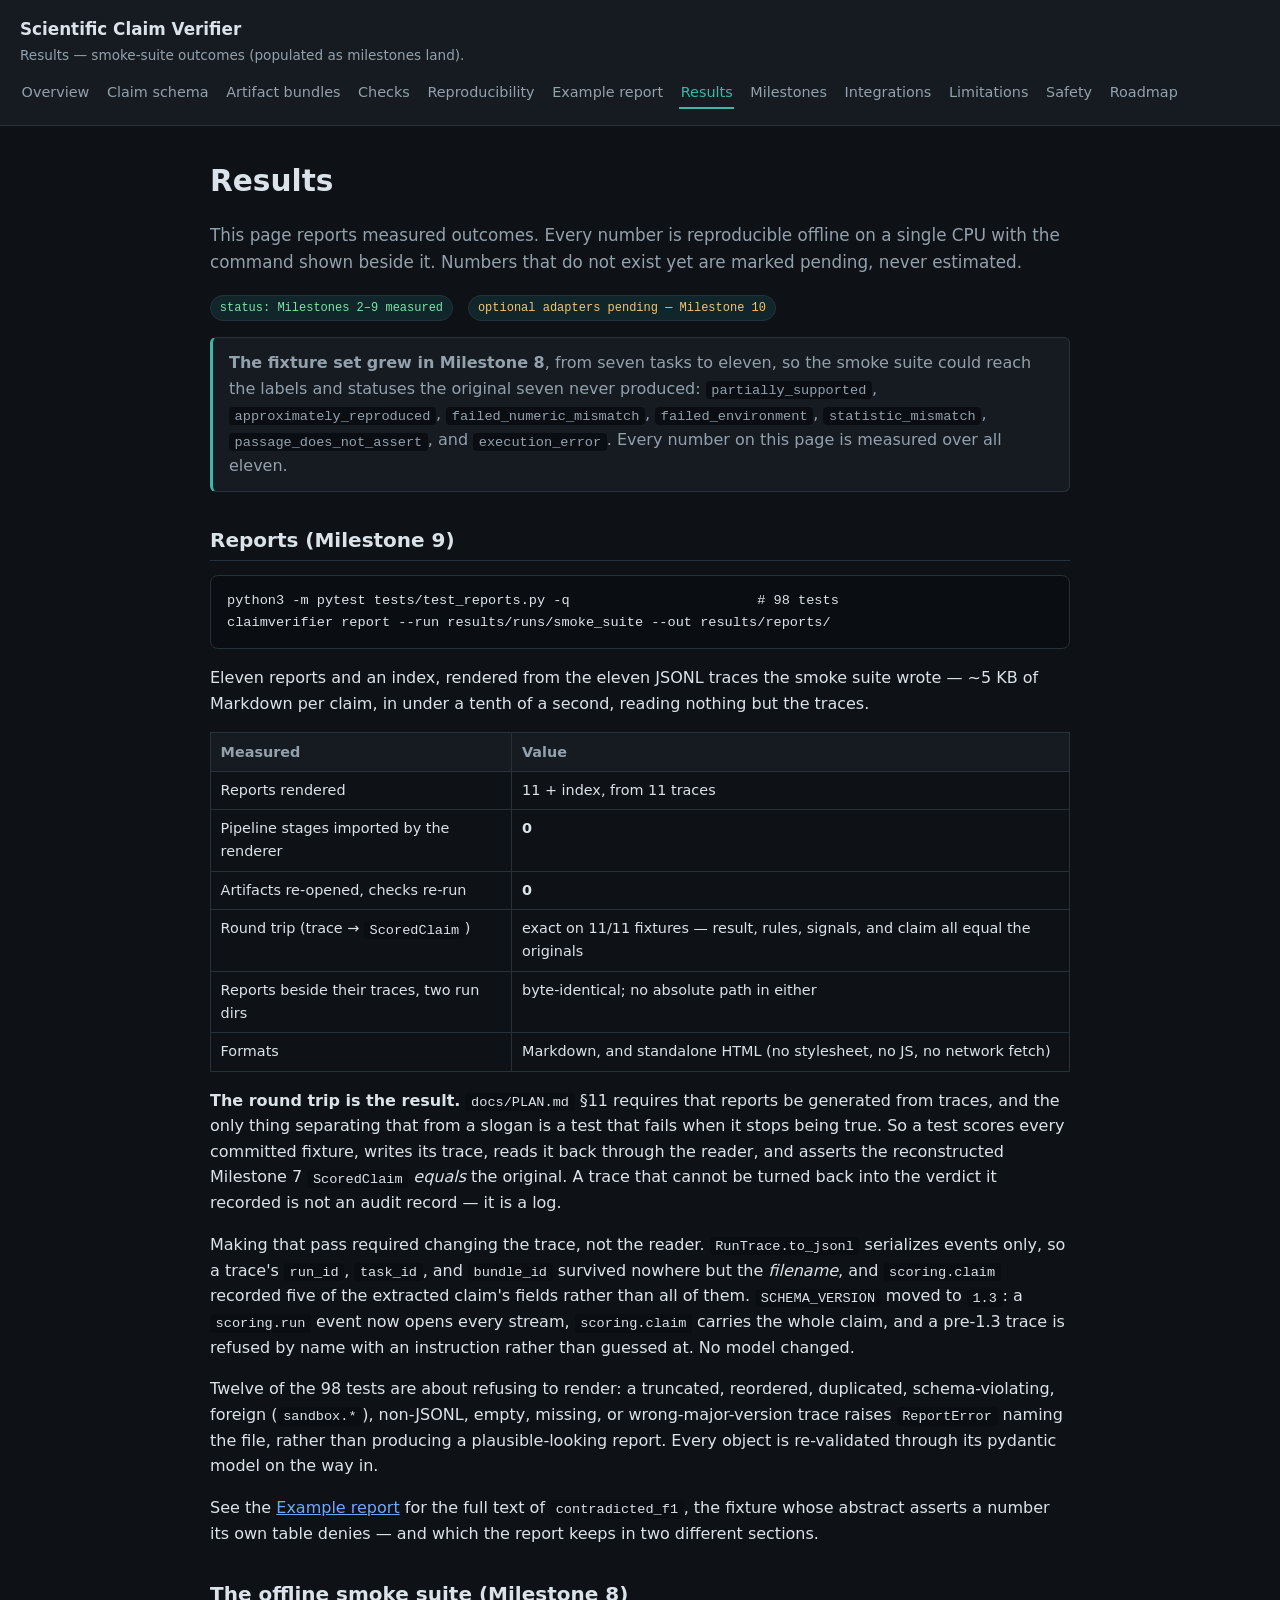
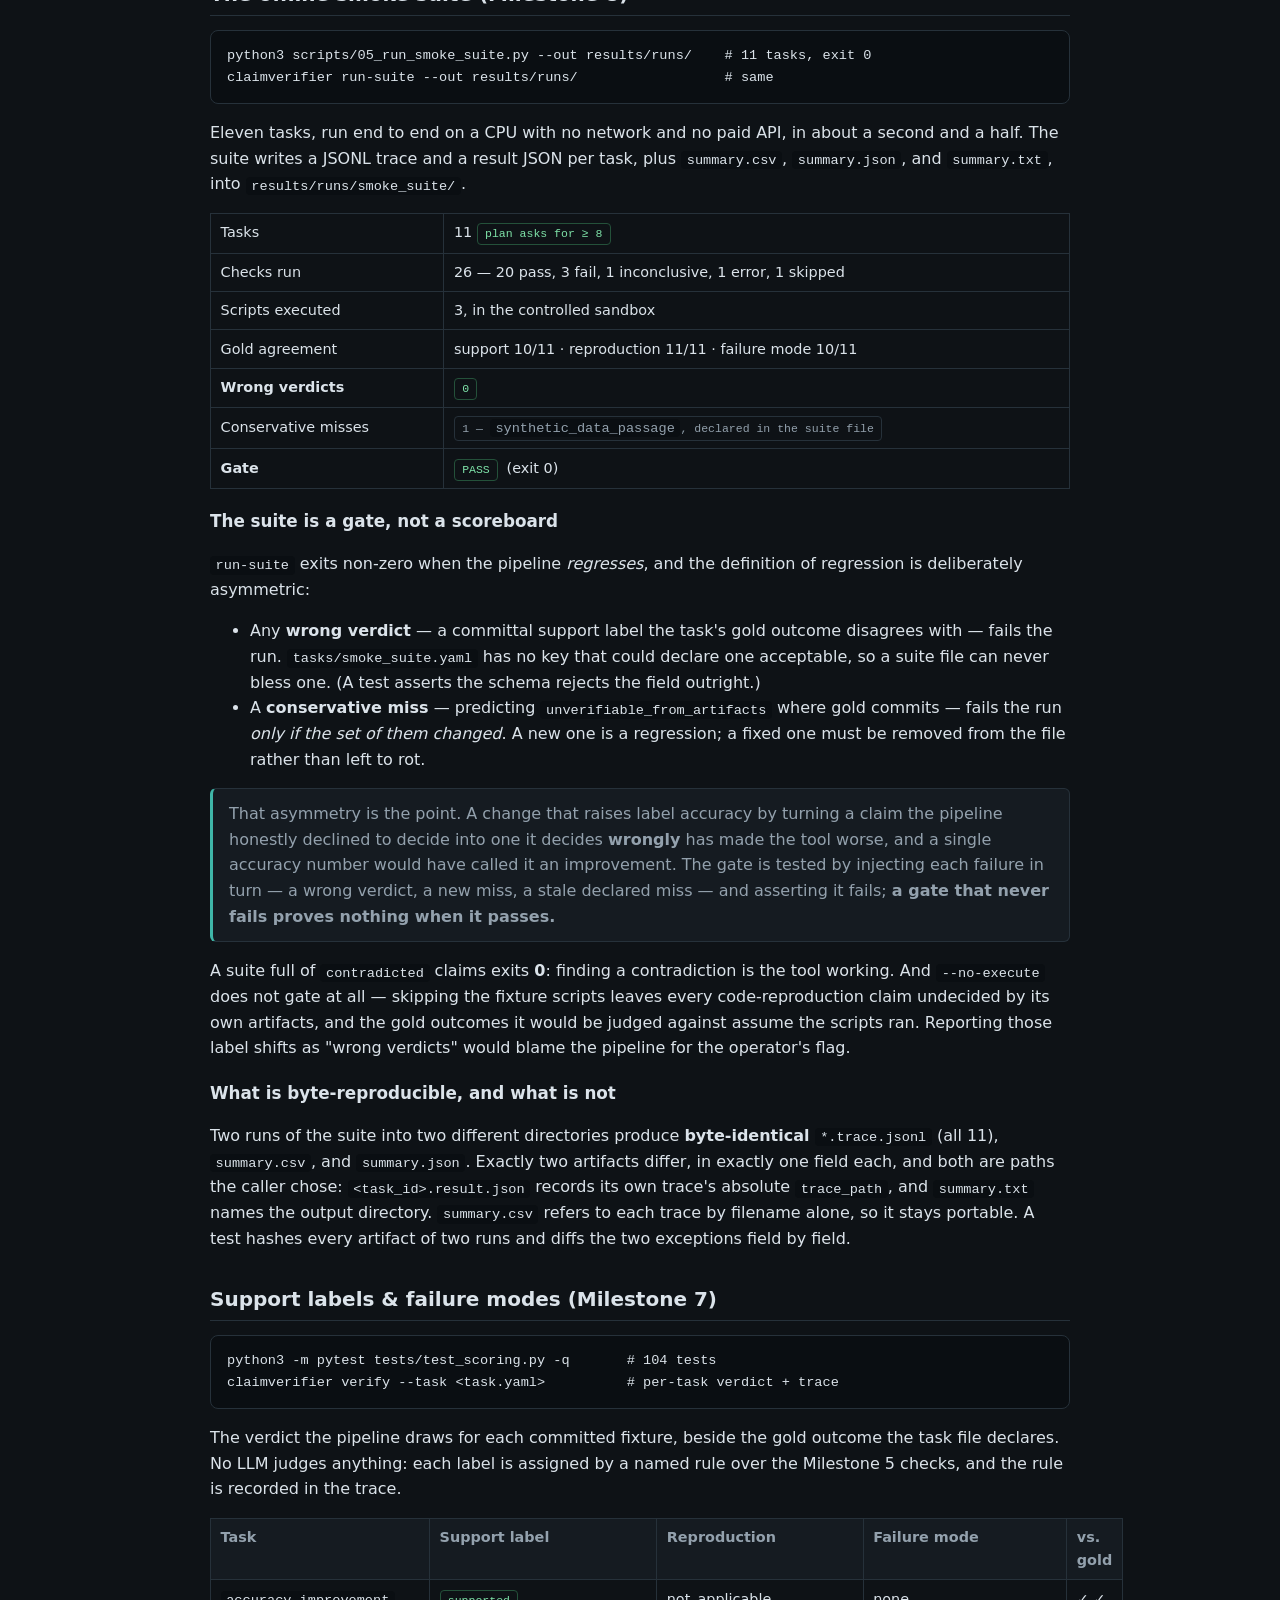
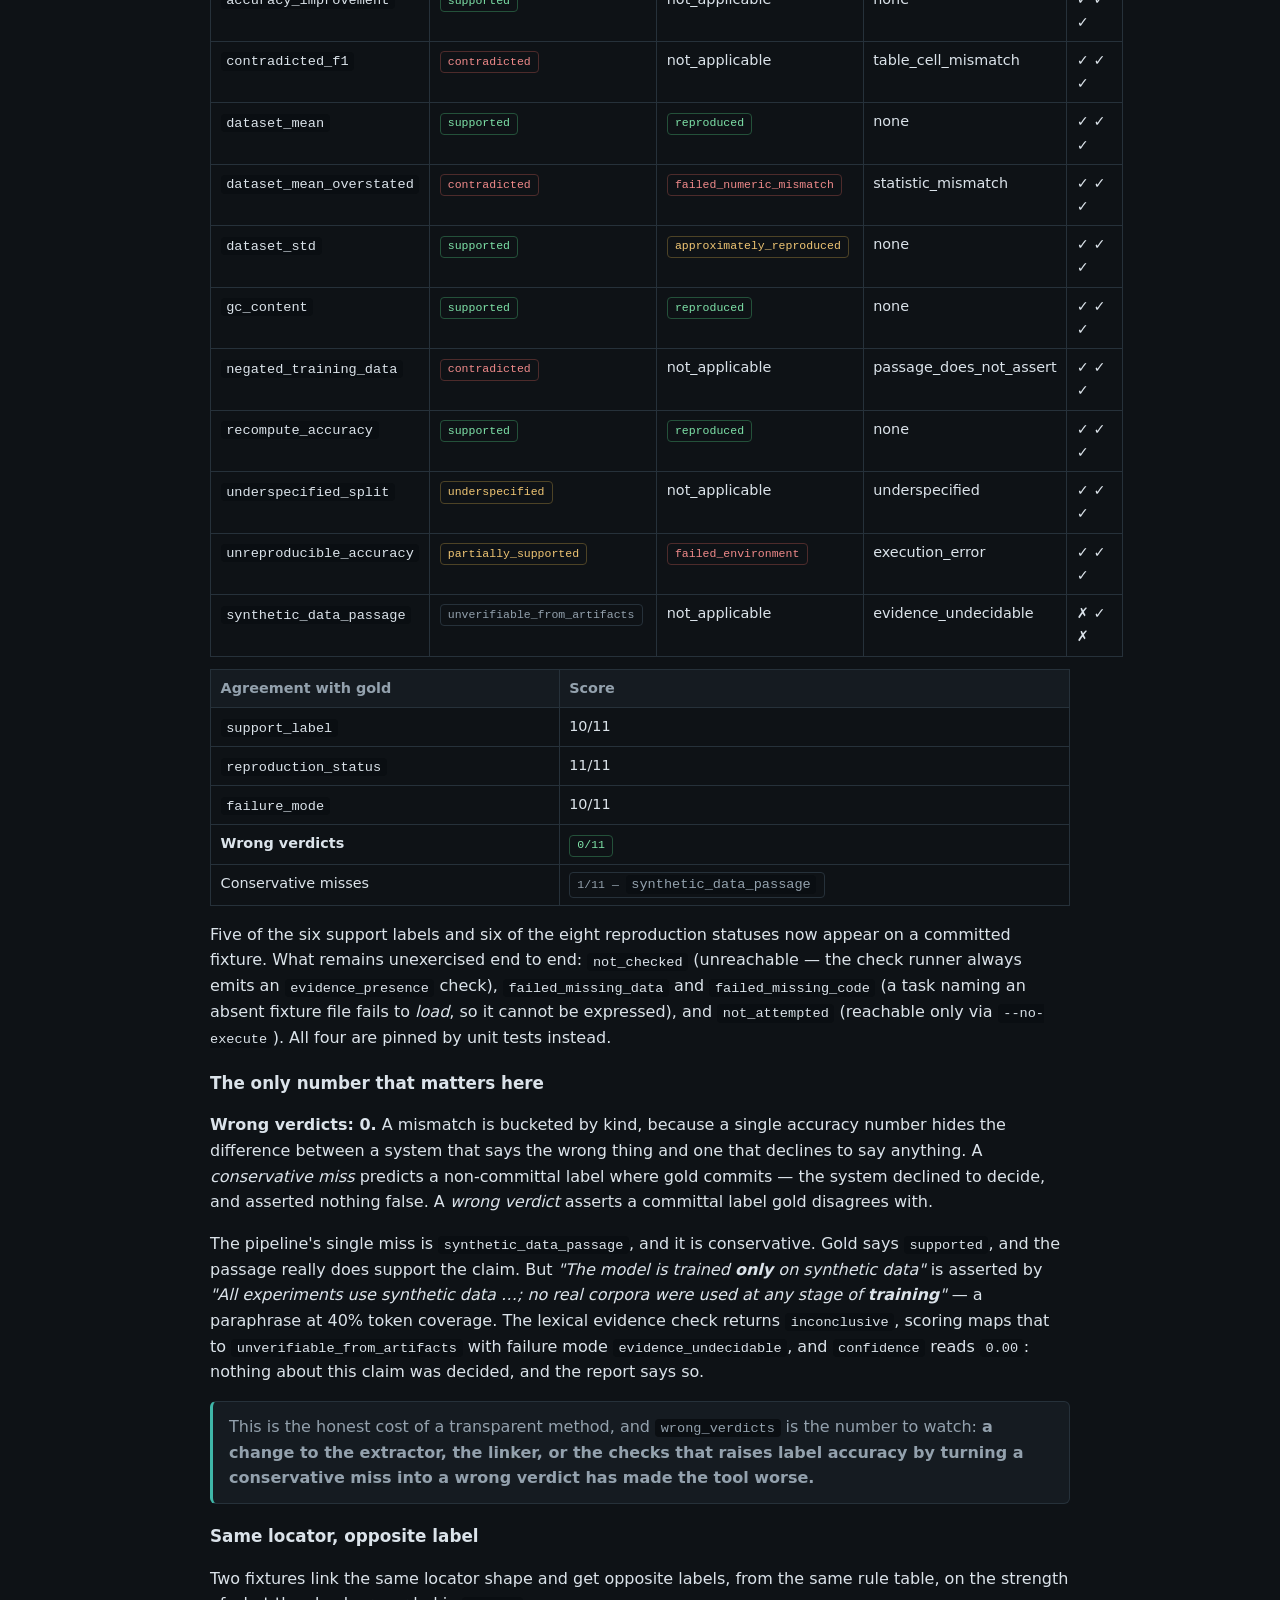
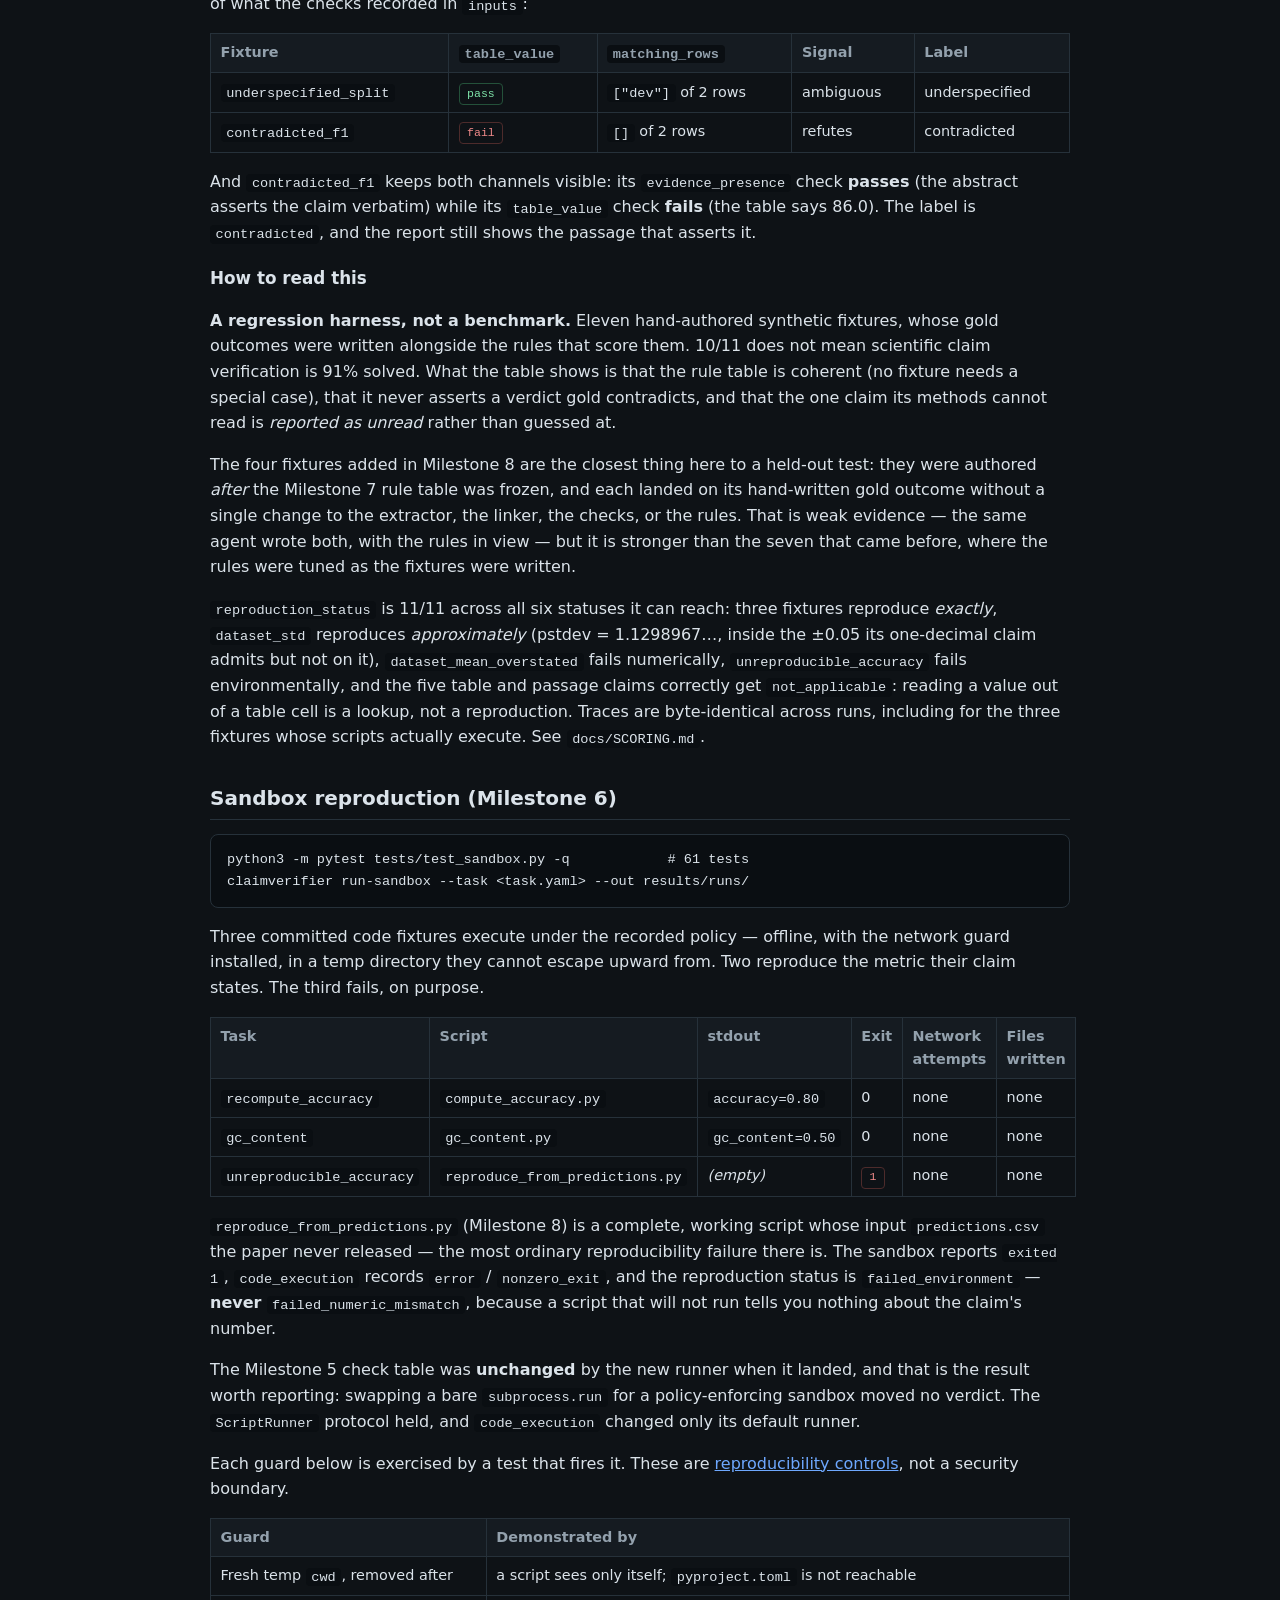
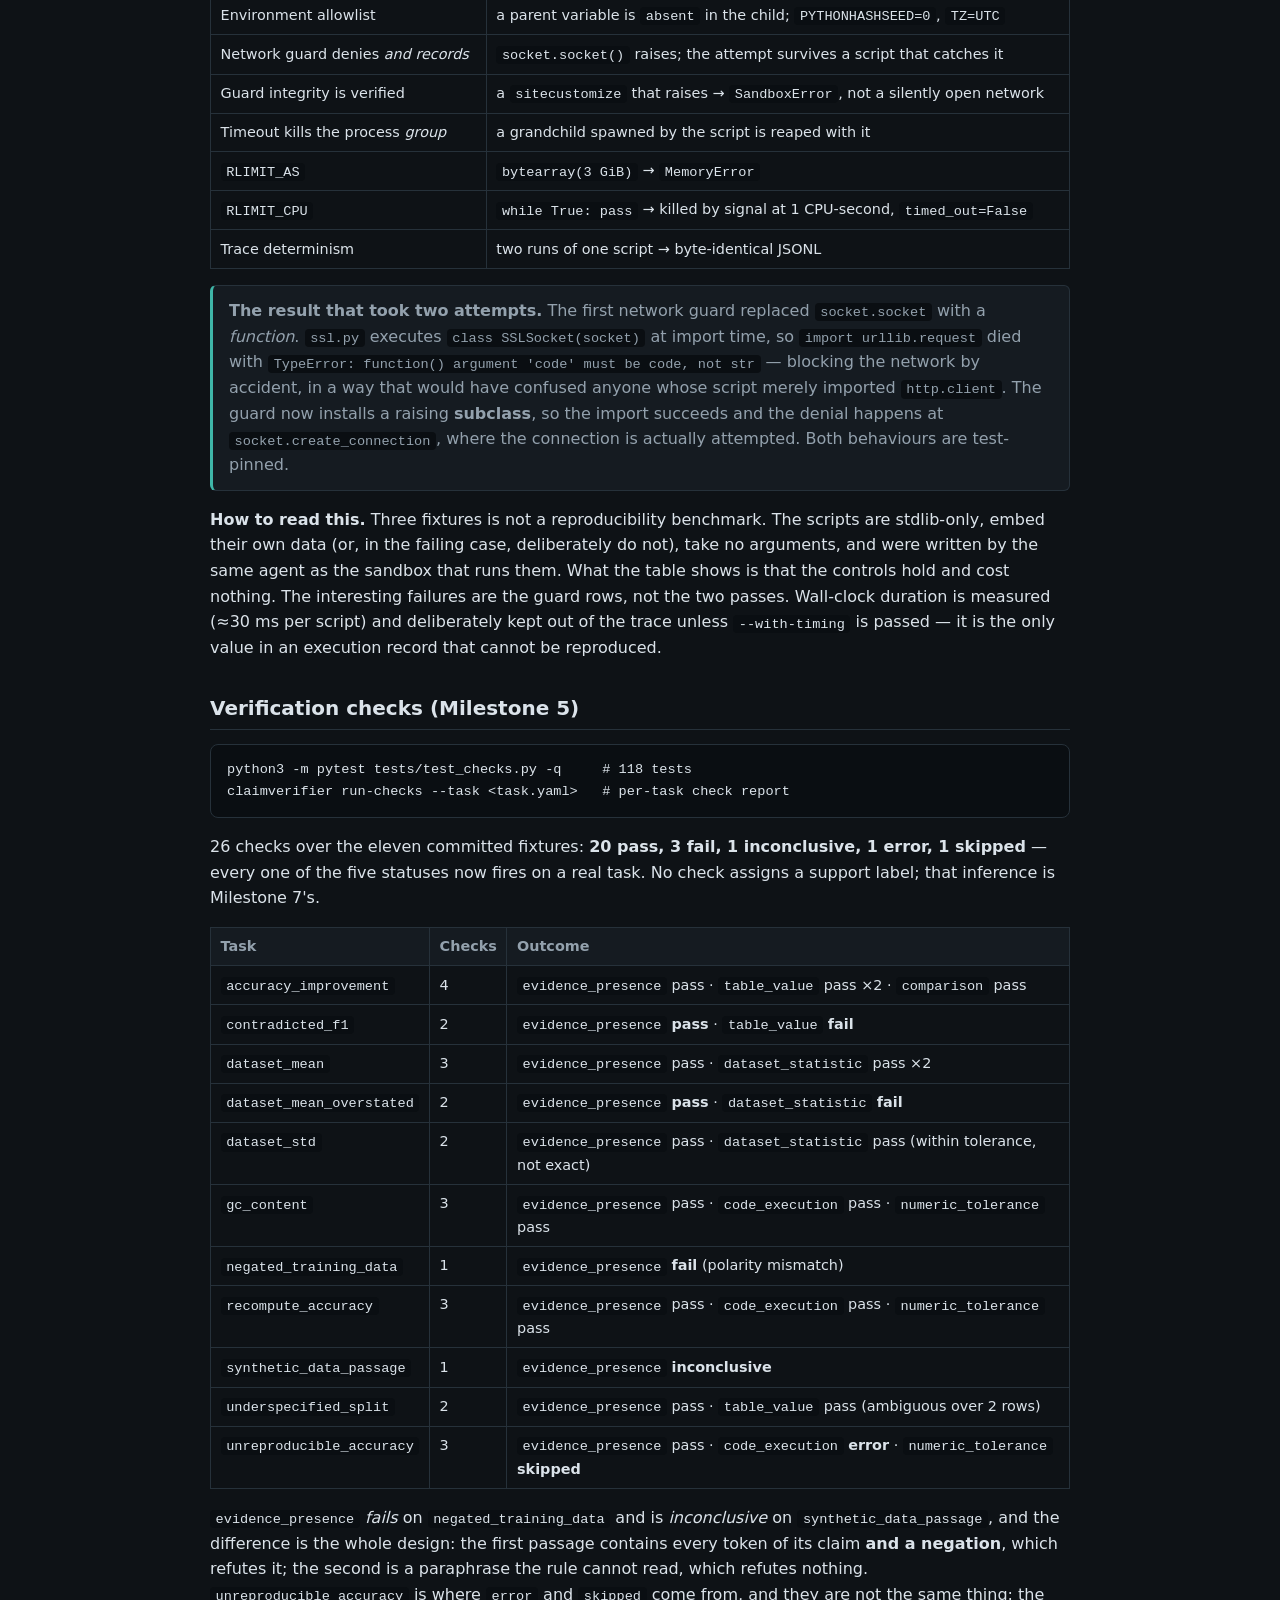
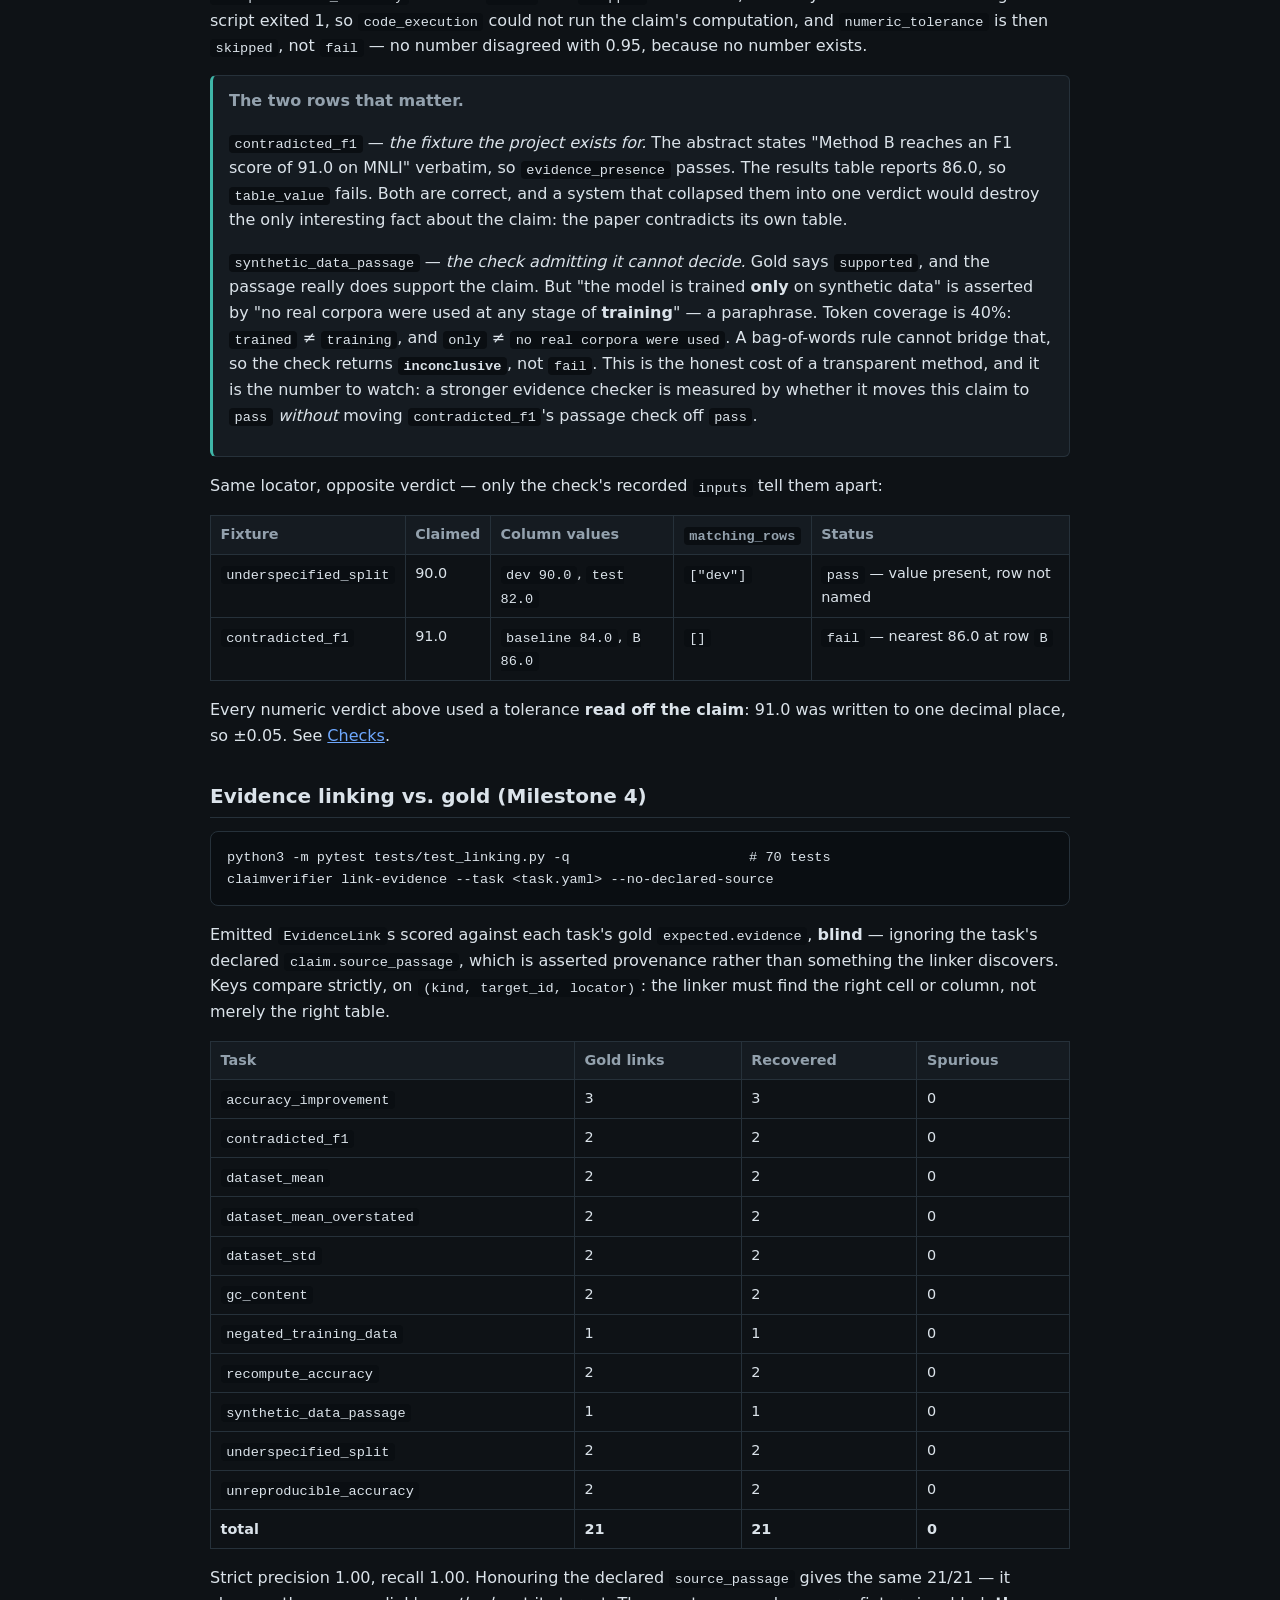
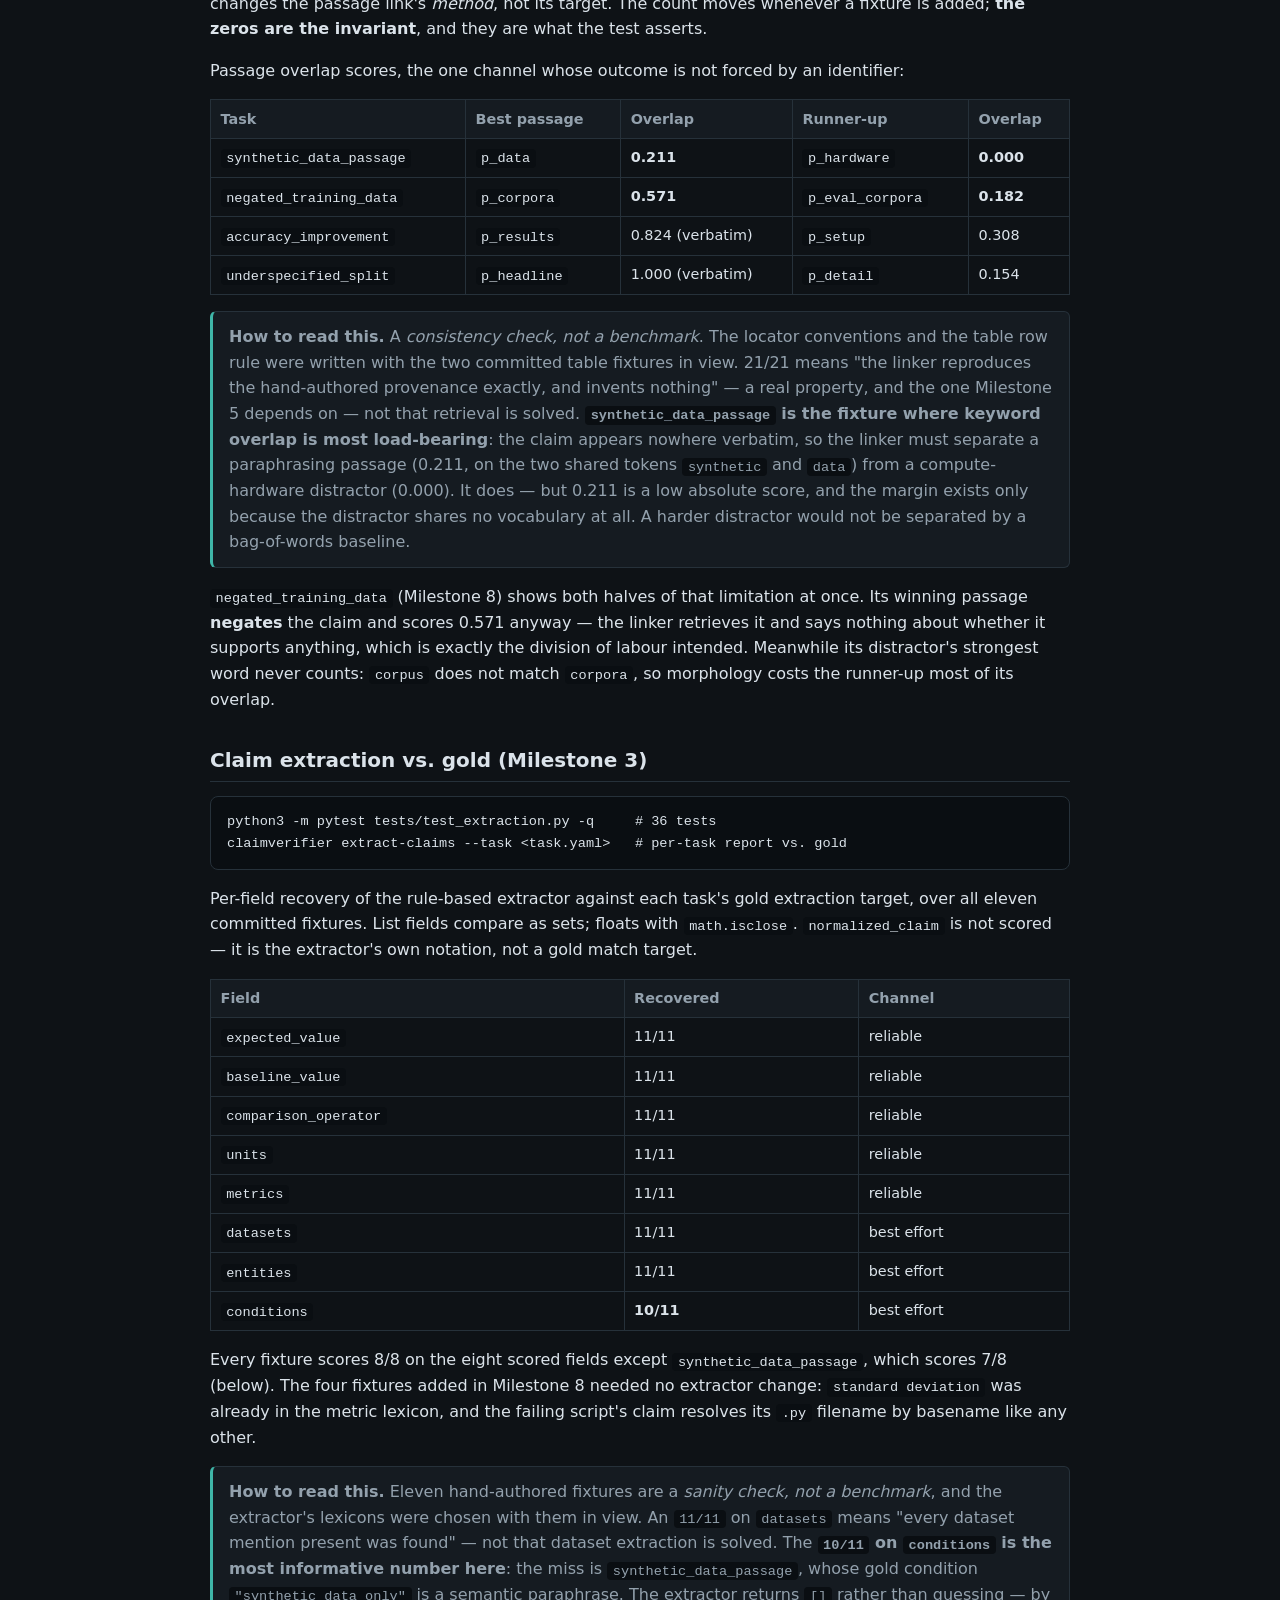
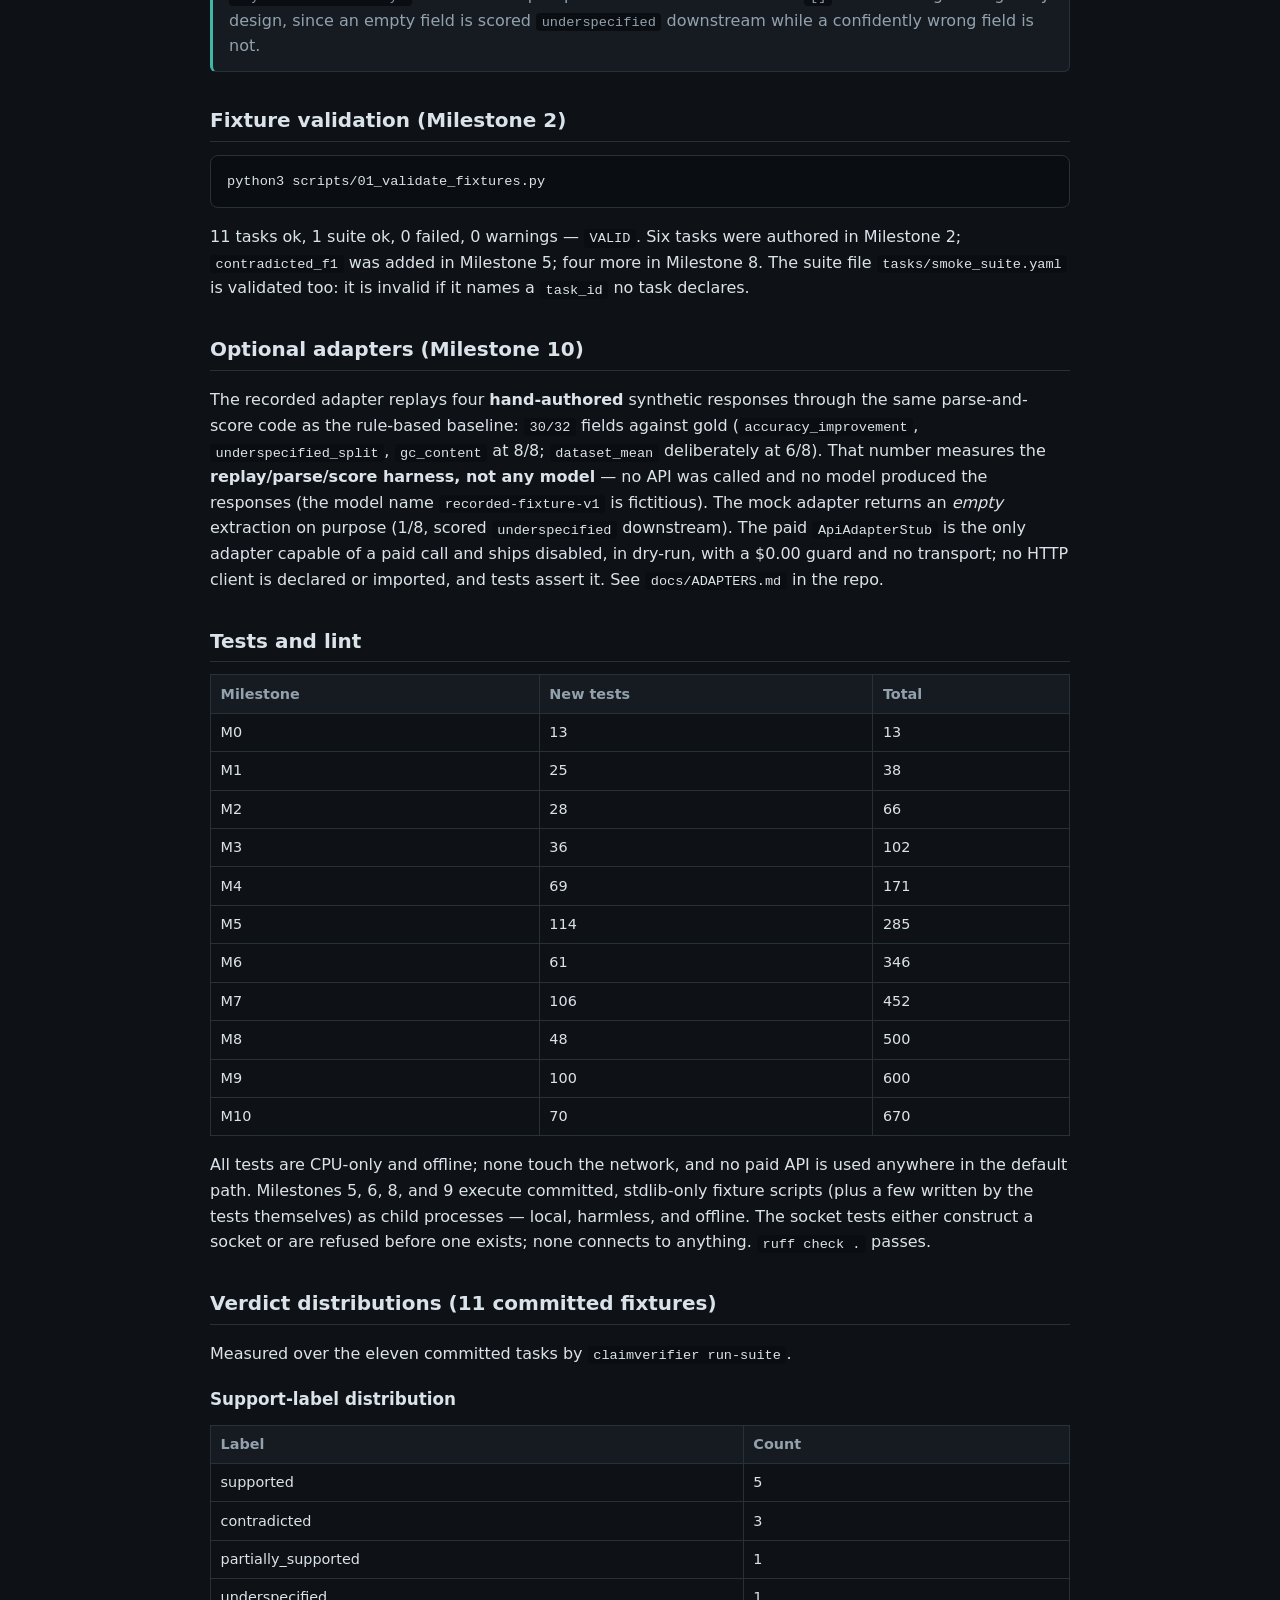
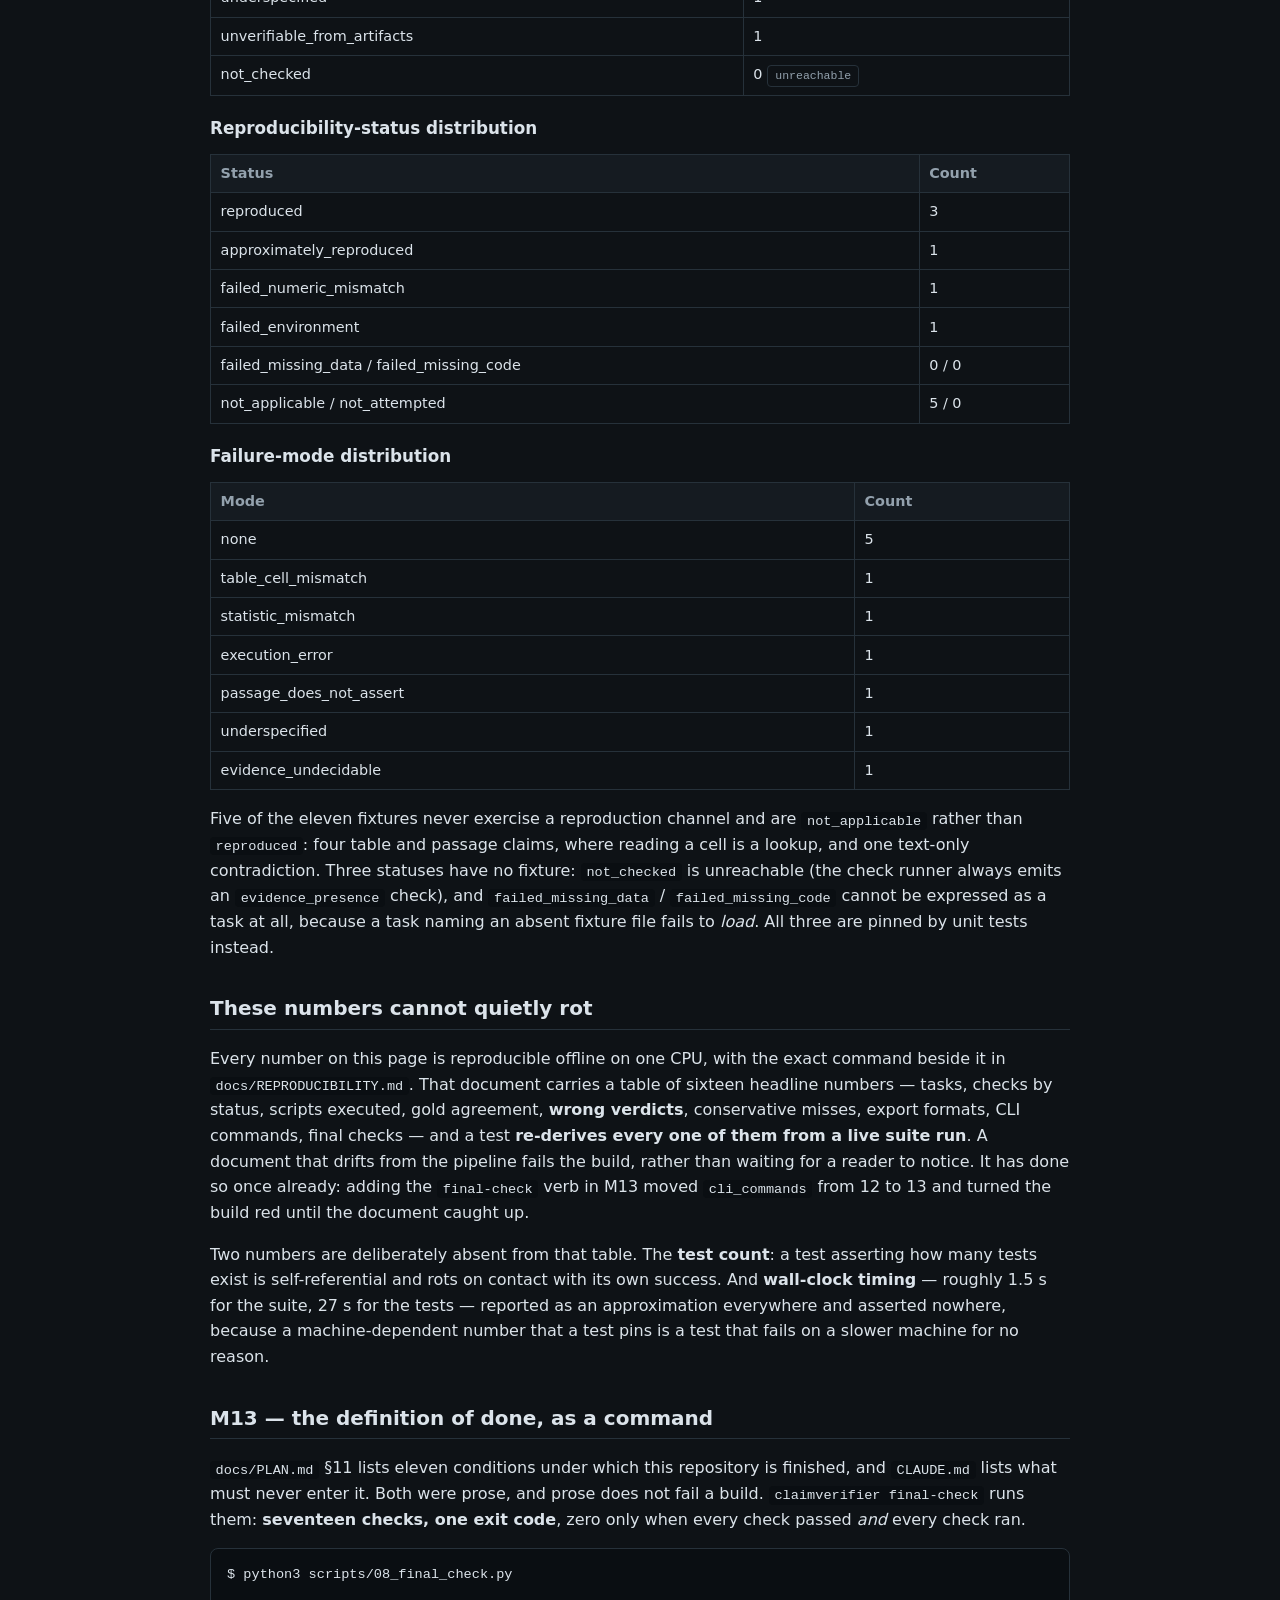
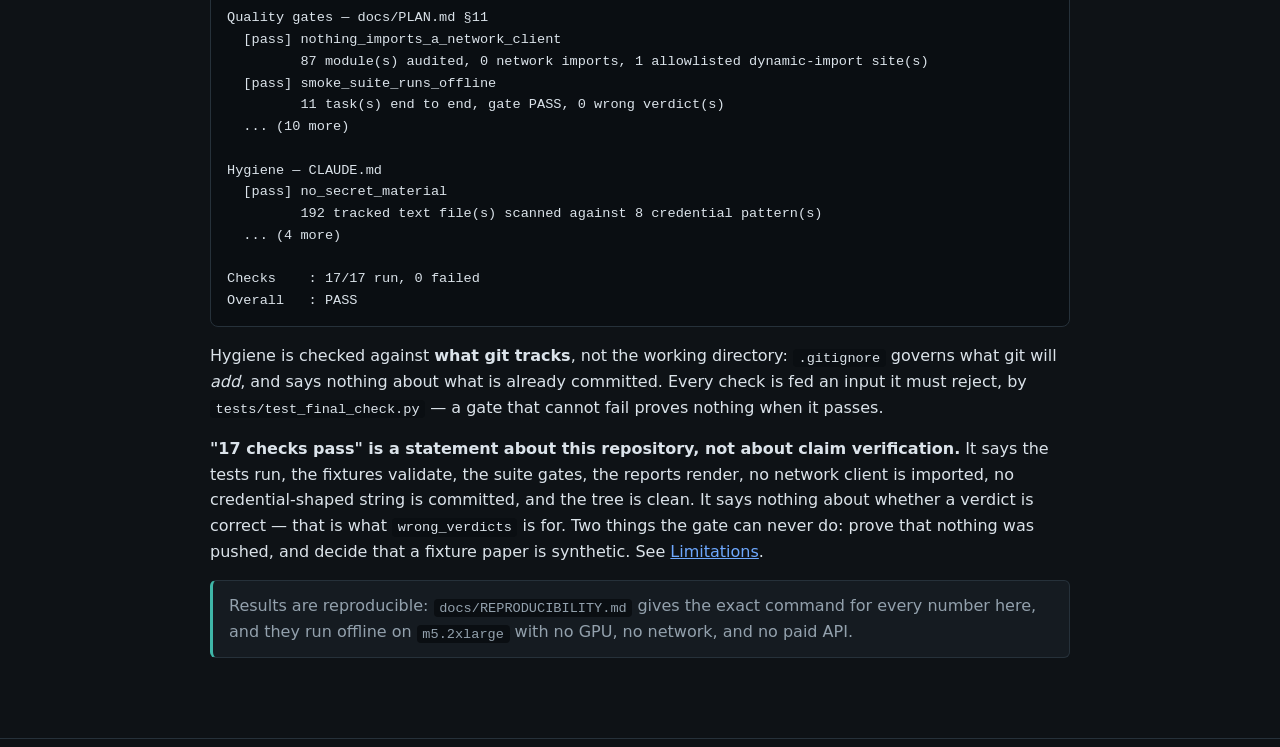
<file: site/results.html>
<!doctype html>
<html lang="en">
<head>
  <meta charset="utf-8">
  <meta name="viewport" content="width=device-width, initial-scale=1">
  <title>Results — Scientific Claim Verifier</title>
  <link rel="stylesheet" href="style.css">
</head>
<body>
<header class="site">
  <a class="brand" href="index.html">Scientific Claim Verifier</a>
  <div class="tagline">Results — smoke-suite outcomes (populated as milestones land).</div>
  <nav class="site">
    <a href="index.html">Overview</a>
    <a href="claim-schema.html">Claim schema</a>
    <a href="artifact-bundles.html">Artifact bundles</a>
    <a href="checks.html">Checks</a>
    <a href="reproducibility.html">Reproducibility</a>
    <a href="example-report.html">Example report</a>
    <a href="results.html" class="active">Results</a>
    <a href="milestones.html">Milestones</a>
    <a href="integrations.html">Integrations</a>
    <a href="limitations.html">Limitations</a>
    <a href="safety.html">Safety</a>
    <a href="roadmap.html">Roadmap</a>
  </nav>
</header>
<main>
  <h1>Results</h1>
  <p class="lede">This page reports measured outcomes. Every number is reproducible offline on a
  single CPU with the command shown beside it. Numbers that do not exist yet are marked pending,
  never estimated.</p>
  <p><span class="status done">status: Milestones 2–9 measured</span> &nbsp; <span class="status planned">optional adapters pending — Milestone 10</span></p>

  <div class="callout"><strong>The fixture set grew in Milestone 8</strong>, from seven tasks to
  eleven, so the smoke suite could reach the labels and statuses the original seven never produced:
  <code>partially_supported</code>, <code>approximately_reproduced</code>,
  <code>failed_numeric_mismatch</code>, <code>failed_environment</code>,
  <code>statistic_mismatch</code>, <code>passage_does_not_assert</code>, and
  <code>execution_error</code>. Every number on this page is measured over all eleven.</div>

  <h2>Reports (Milestone 9)</h2>
  <pre><code>python3 -m pytest tests/test_reports.py -q                       # 98 tests
claimverifier report --run results/runs/smoke_suite --out results/reports/</code></pre>
  <p>Eleven reports and an index, rendered from the eleven JSONL traces the smoke suite wrote —
  ~5 KB of Markdown per claim, in under a tenth of a second, reading nothing but the traces.</p>
  <table>
    <tr><th>Measured</th><th>Value</th></tr>
    <tr><td>Reports rendered</td><td>11 + index, from 11 traces</td></tr>
    <tr><td>Pipeline stages imported by the renderer</td><td><strong>0</strong></td></tr>
    <tr><td>Artifacts re-opened, checks re-run</td><td><strong>0</strong></td></tr>
    <tr><td>Round trip (trace → <code>ScoredClaim</code>)</td><td>exact on 11/11 fixtures — result, rules, signals, and claim all equal the originals</td></tr>
    <tr><td>Reports beside their traces, two run dirs</td><td>byte-identical; no absolute path in either</td></tr>
    <tr><td>Formats</td><td>Markdown, and standalone HTML (no stylesheet, no JS, no network fetch)</td></tr>
  </table>
  <p><strong>The round trip is the result.</strong> <code>docs/PLAN.md</code> §11 requires that
  reports be generated from traces, and the only thing separating that from a slogan is a test that
  fails when it stops being true. So a test scores every committed fixture, writes its trace, reads
  it back through the reader, and asserts the reconstructed Milestone 7
  <code>ScoredClaim</code> <em>equals</em> the original. A trace that cannot be turned back into the
  verdict it recorded is not an audit record — it is a log.</p>
  <p>Making that pass required changing the trace, not the reader.
  <code>RunTrace.to_jsonl</code> serializes events only, so a trace's <code>run_id</code>,
  <code>task_id</code>, and <code>bundle_id</code> survived nowhere but the <em>filename</em>, and
  <code>scoring.claim</code> recorded five of the extracted claim's fields rather than all of them.
  <code>SCHEMA_VERSION</code> moved to <code>1.3</code>: a <code>scoring.run</code> event now opens
  every stream, <code>scoring.claim</code> carries the whole claim, and a pre-1.3 trace is refused
  by name with an instruction rather than guessed at. No model changed.</p>
  <p>Twelve of the 98 tests are about refusing to render: a truncated, reordered, duplicated,
  schema-violating, foreign (<code>sandbox.*</code>), non-JSONL, empty, missing, or
  wrong-major-version trace raises <code>ReportError</code> naming the file, rather than producing a
  plausible-looking report. Every object is re-validated through its pydantic model on the way in.</p>
  <p>See the <a href="example-report.html">Example report</a> for the full text of
  <code>contradicted_f1</code>, the fixture whose abstract asserts a number its own table denies —
  and which the report keeps in two different sections.</p>

  <h2>The offline smoke suite (Milestone 8)</h2>
  <pre><code>python3 scripts/05_run_smoke_suite.py --out results/runs/    # 11 tasks, exit 0
claimverifier run-suite --out results/runs/                  # same</code></pre>
  <p>Eleven tasks, run end to end on a CPU with no network and no paid API, in about a second and a
  half. The suite writes a JSONL trace and a result JSON per task, plus <code>summary.csv</code>,
  <code>summary.json</code>, and <code>summary.txt</code>, into
  <code>results/runs/smoke_suite/</code>.</p>
  <table>
    <tr><td>Tasks</td><td>11 <span class="pill ok">plan asks for ≥ 8</span></td></tr>
    <tr><td>Checks run</td><td>26 — 20 pass, 3 fail, 1 inconclusive, 1 error, 1 skipped</td></tr>
    <tr><td>Scripts executed</td><td>3, in the controlled sandbox</td></tr>
    <tr><td>Gold agreement</td><td>support 10/11 · reproduction 11/11 · failure mode 10/11</td></tr>
    <tr><td><strong>Wrong verdicts</strong></td><td><span class="pill ok">0</span></td></tr>
    <tr><td>Conservative misses</td><td><span class="pill">1 — <code>synthetic_data_passage</code>, declared in the suite file</span></td></tr>
    <tr><td><strong>Gate</strong></td><td><span class="pill ok">PASS</span> (exit 0)</td></tr>
  </table>

  <h3>The suite is a gate, not a scoreboard</h3>
  <p><code>run-suite</code> exits non-zero when the pipeline <em>regresses</em>, and the definition
  of regression is deliberately asymmetric:</p>
  <ul>
    <li>Any <strong>wrong verdict</strong> — a committal support label the task's gold outcome
      disagrees with — fails the run. <code>tasks/smoke_suite.yaml</code> has no key that could
      declare one acceptable, so a suite file can never bless one. (A test asserts the schema
      rejects the field outright.)</li>
    <li>A <strong>conservative miss</strong> — predicting <code>unverifiable_from_artifacts</code>
      where gold commits — fails the run <em>only if the set of them changed</em>. A new one is a
      regression; a fixed one must be removed from the file rather than left to rot.</li>
  </ul>
  <div class="callout">That asymmetry is the point. A change that raises label accuracy by turning a
  claim the pipeline honestly declined to decide into one it decides <strong>wrongly</strong> has
  made the tool worse, and a single accuracy number would have called it an improvement. The gate is
  tested by injecting each failure in turn — a wrong verdict, a new miss, a stale declared miss — and
  asserting it fails; <strong>a gate that never fails proves nothing when it passes.</strong></div>
  <p>A suite full of <code>contradicted</code> claims exits <strong>0</strong>: finding a
  contradiction is the tool working. And <code>--no-execute</code> does not gate at all — skipping
  the fixture scripts leaves every code-reproduction claim undecided by its own artifacts, and the
  gold outcomes it would be judged against assume the scripts ran. Reporting those label shifts as
  "wrong verdicts" would blame the pipeline for the operator's flag.</p>

  <h3>What is byte-reproducible, and what is not</h3>
  <p>Two runs of the suite into two different directories produce <strong>byte-identical</strong>
  <code>*.trace.jsonl</code> (all 11), <code>summary.csv</code>, and <code>summary.json</code>.
  Exactly two artifacts differ, in exactly one field each, and both are paths the caller chose:
  <code>&lt;task_id&gt;.result.json</code> records its own trace's absolute <code>trace_path</code>,
  and <code>summary.txt</code> names the output directory. <code>summary.csv</code> refers to each
  trace by filename alone, so it stays portable. A test hashes every artifact of two runs and diffs
  the two exceptions field by field.</p>

  <h2>Support labels &amp; failure modes (Milestone 7)</h2>
  <pre><code>python3 -m pytest tests/test_scoring.py -q       # 104 tests
claimverifier verify --task &lt;task.yaml&gt;          # per-task verdict + trace</code></pre>
  <p>The verdict the pipeline draws for each committed fixture, beside the gold outcome the task
  file declares. No LLM judges anything: each label is assigned by a named rule over the Milestone 5
  checks, and the rule is recorded in the trace.</p>
  <table>
    <tr><th>Task</th><th>Support label</th><th>Reproduction</th><th>Failure mode</th><th>vs. gold</th></tr>
    <tr><td><code>accuracy_improvement</code></td><td><span class="pill ok">supported</span></td><td>not_applicable</td><td>none</td><td>✓ ✓ ✓</td></tr>
    <tr><td><code>contradicted_f1</code></td><td><span class="pill bad">contradicted</span></td><td>not_applicable</td><td>table_cell_mismatch</td><td>✓ ✓ ✓</td></tr>
    <tr><td><code>dataset_mean</code></td><td><span class="pill ok">supported</span></td><td><span class="pill ok">reproduced</span></td><td>none</td><td>✓ ✓ ✓</td></tr>
    <tr><td><code>dataset_mean_overstated</code></td><td><span class="pill bad">contradicted</span></td><td><span class="pill bad">failed_numeric_mismatch</span></td><td>statistic_mismatch</td><td>✓ ✓ ✓</td></tr>
    <tr><td><code>dataset_std</code></td><td><span class="pill ok">supported</span></td><td><span class="pill warn">approximately_reproduced</span></td><td>none</td><td>✓ ✓ ✓</td></tr>
    <tr><td><code>gc_content</code></td><td><span class="pill ok">supported</span></td><td><span class="pill ok">reproduced</span></td><td>none</td><td>✓ ✓ ✓</td></tr>
    <tr><td><code>negated_training_data</code></td><td><span class="pill bad">contradicted</span></td><td>not_applicable</td><td>passage_does_not_assert</td><td>✓ ✓ ✓</td></tr>
    <tr><td><code>recompute_accuracy</code></td><td><span class="pill ok">supported</span></td><td><span class="pill ok">reproduced</span></td><td>none</td><td>✓ ✓ ✓</td></tr>
    <tr><td><code>underspecified_split</code></td><td><span class="pill warn">underspecified</span></td><td>not_applicable</td><td>underspecified</td><td>✓ ✓ ✓</td></tr>
    <tr><td><code>unreproducible_accuracy</code></td><td><span class="pill warn">partially_supported</span></td><td><span class="pill bad">failed_environment</span></td><td>execution_error</td><td>✓ ✓ ✓</td></tr>
    <tr><td><code>synthetic_data_passage</code></td><td><span class="pill">unverifiable_from_artifacts</span></td><td>not_applicable</td><td>evidence_undecidable</td><td>✗ ✓ ✗</td></tr>
  </table>
  <table>
    <tr><th>Agreement with gold</th><th>Score</th></tr>
    <tr><td><code>support_label</code></td><td>10/11</td></tr>
    <tr><td><code>reproduction_status</code></td><td>11/11</td></tr>
    <tr><td><code>failure_mode</code></td><td>10/11</td></tr>
    <tr><td><strong>Wrong verdicts</strong></td><td><span class="pill ok">0/11</span></td></tr>
    <tr><td>Conservative misses</td><td><span class="pill">1/11 — <code>synthetic_data_passage</code></span></td></tr>
  </table>
  <p>Five of the six support labels and six of the eight reproduction statuses now appear on a
  committed fixture. What remains unexercised end to end: <code>not_checked</code> (unreachable — the
  check runner always emits an <code>evidence_presence</code> check), <code>failed_missing_data</code>
  and <code>failed_missing_code</code> (a task naming an absent fixture file fails to <em>load</em>,
  so it cannot be expressed), and <code>not_attempted</code> (reachable only via
  <code>--no-execute</code>). All four are pinned by unit tests instead.</p>

  <h3>The only number that matters here</h3>
  <p><strong>Wrong verdicts: 0.</strong> A mismatch is bucketed by kind, because a single accuracy
  number hides the difference between a system that says the wrong thing and one that declines to
  say anything. A <em>conservative miss</em> predicts a non-committal label where gold commits — the
  system declined to decide, and asserted nothing false. A <em>wrong verdict</em> asserts a committal
  label gold disagrees with.</p>
  <p>The pipeline's single miss is <code>synthetic_data_passage</code>, and it is conservative. Gold
  says <code>supported</code>, and the passage really does support the claim. But <em>"The model is
  trained <strong>only</strong> on synthetic data"</em> is asserted by <em>"All experiments use
  synthetic data …; no real corpora were used at any stage of <strong>training</strong>"</em> — a
  paraphrase at 40% token coverage. The lexical evidence check returns <code>inconclusive</code>,
  scoring maps that to <code>unverifiable_from_artifacts</code> with failure mode
  <code>evidence_undecidable</code>, and <code>confidence</code> reads <code>0.00</code>: nothing
  about this claim was decided, and the report says so.</p>
  <div class="callout">This is the honest cost of a transparent method, and
  <code>wrong_verdicts</code> is the number to watch: <strong>a change to the extractor, the linker,
  or the checks that raises label accuracy by turning a conservative miss into a wrong verdict has
  made the tool worse.</strong></div>

  <h3>Same locator, opposite label</h3>
  <p>Two fixtures link the same locator shape and get opposite labels, from the same rule table, on
  the strength of what the checks recorded in <code>inputs</code>:</p>
  <table>
    <tr><th>Fixture</th><th><code>table_value</code></th><th><code>matching_rows</code></th><th>Signal</th><th>Label</th></tr>
    <tr><td><code>underspecified_split</code></td><td><span class="pill ok">pass</span></td><td><code>["dev"]</code> of 2 rows</td><td>ambiguous</td><td>underspecified</td></tr>
    <tr><td><code>contradicted_f1</code></td><td><span class="pill bad">fail</span></td><td><code>[]</code> of 2 rows</td><td>refutes</td><td>contradicted</td></tr>
  </table>
  <p>And <code>contradicted_f1</code> keeps both channels visible: its <code>evidence_presence</code>
  check <strong>passes</strong> (the abstract asserts the claim verbatim) while its
  <code>table_value</code> check <strong>fails</strong> (the table says 86.0). The label is
  <code>contradicted</code>, and the report still shows the passage that asserts it.</p>

  <h3>How to read this</h3>
  <p><strong>A regression harness, not a benchmark.</strong> Eleven hand-authored synthetic fixtures,
  whose gold outcomes were written alongside the rules that score them. 10/11 does not mean scientific
  claim verification is 91% solved. What the table shows is that the rule table is coherent (no
  fixture needs a special case), that it never asserts a verdict gold contradicts, and that the one
  claim its methods cannot read is <em>reported as unread</em> rather than guessed at.</p>
  <p>The four fixtures added in Milestone 8 are the closest thing here to a held-out test: they were
  authored <em>after</em> the Milestone 7 rule table was frozen, and each landed on its hand-written
  gold outcome without a single change to the extractor, the linker, the checks, or the rules. That
  is weak evidence — the same agent wrote both, with the rules in view — but it is stronger than the
  seven that came before, where the rules were tuned as the fixtures were written.</p>
  <p><code>reproduction_status</code> is 11/11 across all six statuses it can reach: three fixtures
  reproduce <em>exactly</em>, <code>dataset_std</code> reproduces <em>approximately</em> (pstdev =
  1.1298967…, inside the ±0.05 its one-decimal claim admits but not on it),
  <code>dataset_mean_overstated</code> fails numerically, <code>unreproducible_accuracy</code> fails
  environmentally, and the five table and passage claims correctly get <code>not_applicable</code>:
  reading a value out of a table cell is a lookup, not a reproduction. Traces are byte-identical
  across runs, including for the three fixtures whose scripts actually execute. See
  <code>docs/SCORING.md</code>.</p>

  <h2>Sandbox reproduction (Milestone 6)</h2>
  <pre><code>python3 -m pytest tests/test_sandbox.py -q            # 61 tests
claimverifier run-sandbox --task &lt;task.yaml&gt; --out results/runs/</code></pre>
  <p>Three committed code fixtures execute under the recorded policy — offline, with the network
  guard installed, in a temp directory they cannot escape upward from. Two reproduce the metric their
  claim states. The third fails, on purpose.</p>
  <table>
    <tr><th>Task</th><th>Script</th><th>stdout</th><th>Exit</th><th>Network attempts</th><th>Files written</th></tr>
    <tr><td><code>recompute_accuracy</code></td><td><code>compute_accuracy.py</code></td><td><code>accuracy=0.80</code></td><td>0</td><td>none</td><td>none</td></tr>
    <tr><td><code>gc_content</code></td><td><code>gc_content.py</code></td><td><code>gc_content=0.50</code></td><td>0</td><td>none</td><td>none</td></tr>
    <tr><td><code>unreproducible_accuracy</code></td><td><code>reproduce_from_predictions.py</code></td><td><em>(empty)</em></td><td><span class="pill bad">1</span></td><td>none</td><td>none</td></tr>
  </table>
  <p><code>reproduce_from_predictions.py</code> (Milestone 8) is a complete, working script whose
  input <code>predictions.csv</code> the paper never released — the most ordinary reproducibility
  failure there is. The sandbox reports <code>exited 1</code>, <code>code_execution</code> records
  <code>error</code> / <code>nonzero_exit</code>, and the reproduction status is
  <code>failed_environment</code> — <strong>never</strong> <code>failed_numeric_mismatch</code>,
  because a script that will not run tells you nothing about the claim's number.</p>
  <p>The Milestone 5 check table was <strong>unchanged</strong> by the new runner when it landed, and
  that is the result worth reporting: swapping a bare <code>subprocess.run</code> for a
  policy-enforcing sandbox moved no verdict. The <code>ScriptRunner</code> protocol held, and
  <code>code_execution</code> changed only its default runner.</p>

  <p>Each guard below is exercised by a test that fires it. These are
  <a href="reproducibility.html">reproducibility controls</a>, not a security boundary.</p>
  <table>
    <tr><th>Guard</th><th>Demonstrated by</th></tr>
    <tr><td>Fresh temp <code>cwd</code>, removed after</td><td>a script sees only itself; <code>pyproject.toml</code> is not reachable</td></tr>
    <tr><td>Environment allowlist</td><td>a parent variable is <code>absent</code> in the child; <code>PYTHONHASHSEED=0</code>, <code>TZ=UTC</code></td></tr>
    <tr><td>Network guard denies <em>and records</em></td><td><code>socket.socket()</code> raises; the attempt survives a script that catches it</td></tr>
    <tr><td>Guard integrity is verified</td><td>a <code>sitecustomize</code> that raises → <code>SandboxError</code>, not a silently open network</td></tr>
    <tr><td>Timeout kills the process <em>group</em></td><td>a grandchild spawned by the script is reaped with it</td></tr>
    <tr><td><code>RLIMIT_AS</code></td><td><code>bytearray(3 GiB)</code> → <code>MemoryError</code></td></tr>
    <tr><td><code>RLIMIT_CPU</code></td><td><code>while True: pass</code> → killed by signal at 1 CPU-second, <code>timed_out=False</code></td></tr>
    <tr><td>Trace determinism</td><td>two runs of one script → byte-identical JSONL</td></tr>
  </table>

  <div class="callout"><strong>The result that took two attempts.</strong> The first network guard
  replaced <code>socket.socket</code> with a <em>function</em>. <code>ssl.py</code> executes
  <code>class SSLSocket(socket)</code> at import time, so <code>import urllib.request</code> died with
  <code>TypeError: function() argument 'code' must be code, not str</code> — blocking the network by
  accident, in a way that would have confused anyone whose script merely imported
  <code>http.client</code>. The guard now installs a raising <strong>subclass</strong>, so the import
  succeeds and the denial happens at <code>socket.create_connection</code>, where the connection is
  actually attempted. Both behaviours are test-pinned.</div>

  <p><strong>How to read this.</strong> Three fixtures is not a reproducibility benchmark. The scripts
  are stdlib-only, embed their own data (or, in the failing case, deliberately do not), take no
  arguments, and were written by the same agent as the sandbox that runs them. What the table shows is
  that the controls hold and cost nothing. The interesting failures are the guard rows, not the two
  passes. Wall-clock duration is measured (≈30 ms per script) and deliberately kept out of the trace
  unless <code>--with-timing</code> is passed — it is the only value in an execution record that cannot
  be reproduced.</p>

  <h2>Verification checks (Milestone 5)</h2>
  <pre><code>python3 -m pytest tests/test_checks.py -q     # 118 tests
claimverifier run-checks --task &lt;task.yaml&gt;   # per-task check report</code></pre>
  <p>26 checks over the eleven committed fixtures: <strong>20 pass, 3 fail, 1 inconclusive, 1 error,
  1 skipped</strong> — every one of the five statuses now fires on a real task. No check assigns a
  support label; that inference is Milestone 7's.</p>

  <table>
    <tr><th>Task</th><th>Checks</th><th>Outcome</th></tr>
    <tr><td><code>accuracy_improvement</code></td><td>4</td><td><code>evidence_presence</code> pass · <code>table_value</code> pass ×2 · <code>comparison</code> pass</td></tr>
    <tr><td><code>contradicted_f1</code></td><td>2</td><td><code>evidence_presence</code> <strong>pass</strong> · <code>table_value</code> <strong>fail</strong></td></tr>
    <tr><td><code>dataset_mean</code></td><td>3</td><td><code>evidence_presence</code> pass · <code>dataset_statistic</code> pass ×2</td></tr>
    <tr><td><code>dataset_mean_overstated</code></td><td>2</td><td><code>evidence_presence</code> <strong>pass</strong> · <code>dataset_statistic</code> <strong>fail</strong></td></tr>
    <tr><td><code>dataset_std</code></td><td>2</td><td><code>evidence_presence</code> pass · <code>dataset_statistic</code> pass (within tolerance, not exact)</td></tr>
    <tr><td><code>gc_content</code></td><td>3</td><td><code>evidence_presence</code> pass · <code>code_execution</code> pass · <code>numeric_tolerance</code> pass</td></tr>
    <tr><td><code>negated_training_data</code></td><td>1</td><td><code>evidence_presence</code> <strong>fail</strong> (polarity mismatch)</td></tr>
    <tr><td><code>recompute_accuracy</code></td><td>3</td><td><code>evidence_presence</code> pass · <code>code_execution</code> pass · <code>numeric_tolerance</code> pass</td></tr>
    <tr><td><code>synthetic_data_passage</code></td><td>1</td><td><code>evidence_presence</code> <strong>inconclusive</strong></td></tr>
    <tr><td><code>underspecified_split</code></td><td>2</td><td><code>evidence_presence</code> pass · <code>table_value</code> pass (ambiguous over 2 rows)</td></tr>
    <tr><td><code>unreproducible_accuracy</code></td><td>3</td><td><code>evidence_presence</code> pass · <code>code_execution</code> <strong>error</strong> · <code>numeric_tolerance</code> <strong>skipped</strong></td></tr>
  </table>

  <p><code>evidence_presence</code> <em>fails</em> on <code>negated_training_data</code> and is
  <em>inconclusive</em> on <code>synthetic_data_passage</code>, and the difference is the whole design:
  the first passage contains every token of its claim <strong>and a negation</strong>, which refutes it;
  the second is a paraphrase the rule cannot read, which refutes nothing.
  <code>unreproducible_accuracy</code> is where <code>error</code> and <code>skipped</code> come from,
  and they are not the same thing: the script exited 1, so <code>code_execution</code> could not run
  the claim's computation, and <code>numeric_tolerance</code> is then <code>skipped</code>, not
  <code>fail</code> — no number disagreed with 0.95, because no number exists.</p>

  <div class="callout"><strong>The two rows that matter.</strong>
  <p><code>contradicted_f1</code> — <em>the fixture the project exists for.</em> The abstract states
  "Method B reaches an F1 score of 91.0 on MNLI" verbatim, so <code>evidence_presence</code> passes.
  The results table reports 86.0, so <code>table_value</code> fails. Both are correct, and a system
  that collapsed them into one verdict would destroy the only interesting fact about the claim: the
  paper contradicts its own table.</p>
  <p><code>synthetic_data_passage</code> — <em>the check admitting it cannot decide.</em> Gold says
  <code>supported</code>, and the passage really does support the claim. But "the model is trained
  <strong>only</strong> on synthetic data" is asserted by "no real corpora were used at any stage of
  <strong>training</strong>" — a paraphrase. Token coverage is 40%: <code>trained</code> ≠
  <code>training</code>, and <code>only</code> ≠ <code>no real corpora were used</code>. A
  bag-of-words rule cannot bridge that, so the check returns <strong><code>inconclusive</code></strong>,
  not <code>fail</code>. This is the honest cost of a transparent method, and it is the number to
  watch: a stronger evidence checker is measured by whether it moves this claim to <code>pass</code>
  <em>without</em> moving <code>contradicted_f1</code>'s passage check off <code>pass</code>.</p></div>

  <p>Same locator, opposite verdict — only the check's recorded <code>inputs</code> tell them apart:</p>
  <table>
    <tr><th>Fixture</th><th>Claimed</th><th>Column values</th><th><code>matching_rows</code></th><th>Status</th></tr>
    <tr><td><code>underspecified_split</code></td><td>90.0</td><td><code>dev 90.0</code>, <code>test 82.0</code></td><td><code>["dev"]</code></td><td><code>pass</code> — value present, row not named</td></tr>
    <tr><td><code>contradicted_f1</code></td><td>91.0</td><td><code>baseline 84.0</code>, <code>B 86.0</code></td><td><code>[]</code></td><td><code>fail</code> — nearest 86.0 at row <code>B</code></td></tr>
  </table>
  <p>Every numeric verdict above used a tolerance <strong>read off the claim</strong>: 91.0 was
  written to one decimal place, so ±0.05. See <a href="checks.html">Checks</a>.</p>

  <h2>Evidence linking vs. gold (Milestone 4)</h2>
  <pre><code>python3 -m pytest tests/test_linking.py -q                      # 70 tests
claimverifier link-evidence --task &lt;task.yaml&gt; --no-declared-source</code></pre>
  <p>Emitted <code>EvidenceLink</code>s scored against each task's gold
  <code>expected.evidence</code>, <strong>blind</strong> — ignoring the task's declared
  <code>claim.source_passage</code>, which is asserted provenance rather than something the
  linker discovers. Keys compare strictly, on <code>(kind, target_id, locator)</code>: the linker
  must find the right cell or column, not merely the right table.</p>

  <table>
    <tr><th>Task</th><th>Gold links</th><th>Recovered</th><th>Spurious</th></tr>
    <tr><td><code>accuracy_improvement</code></td><td>3</td><td>3</td><td>0</td></tr>
    <tr><td><code>contradicted_f1</code></td><td>2</td><td>2</td><td>0</td></tr>
    <tr><td><code>dataset_mean</code></td><td>2</td><td>2</td><td>0</td></tr>
    <tr><td><code>dataset_mean_overstated</code></td><td>2</td><td>2</td><td>0</td></tr>
    <tr><td><code>dataset_std</code></td><td>2</td><td>2</td><td>0</td></tr>
    <tr><td><code>gc_content</code></td><td>2</td><td>2</td><td>0</td></tr>
    <tr><td><code>negated_training_data</code></td><td>1</td><td>1</td><td>0</td></tr>
    <tr><td><code>recompute_accuracy</code></td><td>2</td><td>2</td><td>0</td></tr>
    <tr><td><code>synthetic_data_passage</code></td><td>1</td><td>1</td><td>0</td></tr>
    <tr><td><code>underspecified_split</code></td><td>2</td><td>2</td><td>0</td></tr>
    <tr><td><code>unreproducible_accuracy</code></td><td>2</td><td>2</td><td>0</td></tr>
    <tr><td><strong>total</strong></td><td><strong>21</strong></td><td><strong>21</strong></td><td><strong>0</strong></td></tr>
  </table>
  <p>Strict precision 1.00, recall 1.00. Honouring the declared <code>source_passage</code> gives
  the same 21/21 — it changes the passage link's <em>method</em>, not its target. The count moves
  whenever a fixture is added; <strong>the zeros are the invariant</strong>, and they are what the
  test asserts.</p>

  <p>Passage overlap scores, the one channel whose outcome is not forced by an identifier:</p>
  <table>
    <tr><th>Task</th><th>Best passage</th><th>Overlap</th><th>Runner-up</th><th>Overlap</th></tr>
    <tr><td><code>synthetic_data_passage</code></td><td><code>p_data</code></td><td><strong>0.211</strong></td><td><code>p_hardware</code></td><td><strong>0.000</strong></td></tr>
    <tr><td><code>negated_training_data</code></td><td><code>p_corpora</code></td><td><strong>0.571</strong></td><td><code>p_eval_corpora</code></td><td><strong>0.182</strong></td></tr>
    <tr><td><code>accuracy_improvement</code></td><td><code>p_results</code></td><td>0.824 (verbatim)</td><td><code>p_setup</code></td><td>0.308</td></tr>
    <tr><td><code>underspecified_split</code></td><td><code>p_headline</code></td><td>1.000 (verbatim)</td><td><code>p_detail</code></td><td>0.154</td></tr>
  </table>

  <div class="callout"><strong>How to read this.</strong> A <em>consistency check, not a
  benchmark</em>. The locator conventions and the table row rule were written with the two
  committed table fixtures in view. 21/21 means "the linker reproduces the hand-authored
  provenance exactly, and invents nothing" — a real property, and the one Milestone 5 depends on
  — not that retrieval is solved. <strong><code>synthetic_data_passage</code> is the fixture
  where keyword overlap is most load-bearing</strong>: the claim appears nowhere verbatim, so the
  linker must separate a paraphrasing passage (0.211, on the two shared tokens
  <code>synthetic</code> and <code>data</code>) from a compute-hardware distractor (0.000). It
  does — but 0.211 is a low absolute score, and the margin exists only because the distractor
  shares no vocabulary at all. A harder distractor would not be separated by a bag-of-words
  baseline.</div>

  <p><code>negated_training_data</code> (Milestone 8) shows both halves of that limitation at once.
  Its winning passage <strong>negates</strong> the claim and scores 0.571 anyway — the linker
  retrieves it and says nothing about whether it supports anything, which is exactly the division of
  labour intended. Meanwhile its distractor's strongest word never counts: <code>corpus</code> does
  not match <code>corpora</code>, so morphology costs the runner-up most of its overlap.</p>

  <h2>Claim extraction vs. gold (Milestone 3)</h2>
  <pre><code>python3 -m pytest tests/test_extraction.py -q     # 36 tests
claimverifier extract-claims --task &lt;task.yaml&gt;   # per-task report vs. gold</code></pre>
  <p>Per-field recovery of the rule-based extractor against each task's gold extraction target,
  over all eleven committed fixtures. List fields compare as sets; floats with
  <code>math.isclose</code>. <code>normalized_claim</code> is not scored — it is the extractor's
  own notation, not a gold match target.</p>

  <table>
    <tr><th>Field</th><th>Recovered</th><th>Channel</th></tr>
    <tr><td><code>expected_value</code></td><td>11/11</td><td>reliable</td></tr>
    <tr><td><code>baseline_value</code></td><td>11/11</td><td>reliable</td></tr>
    <tr><td><code>comparison_operator</code></td><td>11/11</td><td>reliable</td></tr>
    <tr><td><code>units</code></td><td>11/11</td><td>reliable</td></tr>
    <tr><td><code>metrics</code></td><td>11/11</td><td>reliable</td></tr>
    <tr><td><code>datasets</code></td><td>11/11</td><td>best effort</td></tr>
    <tr><td><code>entities</code></td><td>11/11</td><td>best effort</td></tr>
    <tr><td><code>conditions</code></td><td><strong>10/11</strong></td><td>best effort</td></tr>
  </table>

  <p>Every fixture scores 8/8 on the eight scored fields except <code>synthetic_data_passage</code>,
  which scores 7/8 (below). The four fixtures added in Milestone 8 needed no extractor change:
  <code>standard deviation</code> was already in the metric lexicon, and the failing script's claim
  resolves its <code>.py</code> filename by basename like any other.</p>

  <div class="callout"><strong>How to read this.</strong> Eleven hand-authored fixtures are a
  <em>sanity check, not a benchmark</em>, and the extractor's lexicons were chosen with them in
  view. An <code>11/11</code> on <code>datasets</code> means "every dataset mention present was
  found" — not that dataset extraction is solved. The <strong><code>10/11</code> on
  <code>conditions</code> is the most informative number here</strong>: the miss is
  <code>synthetic_data_passage</code>, whose gold condition <code>"synthetic data only"</code> is
  a semantic paraphrase. The extractor returns <code>[]</code> rather than guessing — by design,
  since an empty field is scored <code>underspecified</code> downstream while a confidently wrong
  field is not.</div>

  <h2>Fixture validation (Milestone 2)</h2>
  <pre><code>python3 scripts/01_validate_fixtures.py</code></pre>
  <p>11 tasks ok, 1 suite ok, 0 failed, 0 warnings — <code>VALID</code>. Six tasks were authored in
  Milestone 2; <code>contradicted_f1</code> was added in Milestone 5; four more in Milestone 8. The
  suite file <code>tasks/smoke_suite.yaml</code> is validated too: it is invalid if it names a
  <code>task_id</code> no task declares.</p>

  <h2>Optional adapters (Milestone 10)</h2>
  <p>The recorded adapter replays four <strong>hand-authored</strong> synthetic responses through
  the same parse-and-score code as the rule-based baseline: <code>30/32</code> fields against gold
  (<code>accuracy_improvement</code>, <code>underspecified_split</code>, <code>gc_content</code> at
  8/8; <code>dataset_mean</code> deliberately at 6/8). That number measures the
  <strong>replay/parse/score harness, not any model</strong> — no API was called and no model
  produced the responses (the model name <code>recorded-fixture-v1</code> is fictitious). The mock
  adapter returns an <em>empty</em> extraction on purpose (1/8, scored <code>underspecified</code>
  downstream). The paid <code>ApiAdapterStub</code> is the only adapter capable of a paid call and
  ships disabled, in dry-run, with a $0.00 guard and no transport; no HTTP client is declared or
  imported, and tests assert it. See <code>docs/ADAPTERS.md</code> in the repo.</p>

  <h2>Tests and lint</h2>
  <table>
    <tr><th>Milestone</th><th>New tests</th><th>Total</th></tr>
    <tr><td>M0</td><td>13</td><td>13</td></tr>
    <tr><td>M1</td><td>25</td><td>38</td></tr>
    <tr><td>M2</td><td>28</td><td>66</td></tr>
    <tr><td>M3</td><td>36</td><td>102</td></tr>
    <tr><td>M4</td><td>69</td><td>171</td></tr>
    <tr><td>M5</td><td>114</td><td>285</td></tr>
    <tr><td>M6</td><td>61</td><td>346</td></tr>
    <tr><td>M7</td><td>106</td><td>452</td></tr>
    <tr><td>M8</td><td>48</td><td>500</td></tr>
    <tr><td>M9</td><td>100</td><td>600</td></tr>
    <tr><td>M10</td><td>70</td><td>670</td></tr>
  </table>
  <p>All tests are CPU-only and offline; none touch the network, and no paid API is used
  anywhere in the default path. Milestones 5, 6, 8, and 9 execute committed, stdlib-only fixture
  scripts (plus a few written by the tests themselves) as child processes — local, harmless, and
  offline. The socket tests either construct a socket or are refused before one exists; none
  connects to anything. <code>ruff check .</code> passes.</p>

  <h2>Verdict distributions (11 committed fixtures)</h2>
  <p>Measured over the eleven committed tasks by <code>claimverifier run-suite</code>.</p>

  <h3>Support-label distribution</h3>
  <table>
    <tr><th>Label</th><th>Count</th></tr>
    <tr><td>supported</td><td>5</td></tr>
    <tr><td>contradicted</td><td>3</td></tr>
    <tr><td>partially_supported</td><td>1</td></tr>
    <tr><td>underspecified</td><td>1</td></tr>
    <tr><td>unverifiable_from_artifacts</td><td>1</td></tr>
    <tr><td>not_checked</td><td>0 <span class="pill">unreachable</span></td></tr>
  </table>

  <h3>Reproducibility-status distribution</h3>
  <table>
    <tr><th>Status</th><th>Count</th></tr>
    <tr><td>reproduced</td><td>3</td></tr>
    <tr><td>approximately_reproduced</td><td>1</td></tr>
    <tr><td>failed_numeric_mismatch</td><td>1</td></tr>
    <tr><td>failed_environment</td><td>1</td></tr>
    <tr><td>failed_missing_data / failed_missing_code</td><td>0 / 0</td></tr>
    <tr><td>not_applicable / not_attempted</td><td>5 / 0</td></tr>
  </table>

  <h3>Failure-mode distribution</h3>
  <table>
    <tr><th>Mode</th><th>Count</th></tr>
    <tr><td>none</td><td>5</td></tr>
    <tr><td>table_cell_mismatch</td><td>1</td></tr>
    <tr><td>statistic_mismatch</td><td>1</td></tr>
    <tr><td>execution_error</td><td>1</td></tr>
    <tr><td>passage_does_not_assert</td><td>1</td></tr>
    <tr><td>underspecified</td><td>1</td></tr>
    <tr><td>evidence_undecidable</td><td>1</td></tr>
  </table>
  <p>Five of the eleven fixtures never exercise a reproduction channel and are
  <code>not_applicable</code> rather than <code>reproduced</code>: four table and passage claims,
  where reading a cell is a lookup, and one text-only contradiction. Three statuses have no fixture:
  <code>not_checked</code> is unreachable (the check runner always emits an
  <code>evidence_presence</code> check), and <code>failed_missing_data</code> /
  <code>failed_missing_code</code> cannot be expressed as a task at all, because a task naming an
  absent fixture file fails to <em>load</em>. All three are pinned by unit tests instead.</p>

  <h2>These numbers cannot quietly rot</h2>
  <p>Every number on this page is reproducible offline on one CPU, with the exact command beside it
  in <code>docs/REPRODUCIBILITY.md</code>. That document carries a table of sixteen headline numbers
  — tasks, checks by status, scripts executed, gold agreement, <strong>wrong verdicts</strong>,
  conservative misses, export formats, CLI commands, final checks — and a test <strong>re-derives
  every one of them from a live suite run</strong>. A document that drifts from the pipeline fails
  the build, rather than waiting for a reader to notice. It has done so once already: adding the
  <code>final-check</code> verb in M13 moved <code>cli_commands</code> from 12 to 13 and turned the
  build red until the document caught up.</p>
  <p>Two numbers are deliberately absent from that table. The <strong>test count</strong>: a test
  asserting how many tests exist is self-referential and rots on contact with its own success. And
  <strong>wall-clock timing</strong> — roughly 1.5 s for the suite, 27 s for the tests — reported as
  an approximation everywhere and asserted nowhere, because a machine-dependent number that a test
  pins is a test that fails on a slower machine for no reason.</p>

  <h2>M13 — the definition of done, as a command</h2>
  <p><code>docs/PLAN.md</code> §11 lists eleven conditions under which this repository is finished,
  and <code>CLAUDE.md</code> lists what must never enter it. Both were prose, and prose does not fail
  a build. <code>claimverifier final-check</code> runs them: <strong>seventeen checks, one exit
  code</strong>, zero only when every check passed <em>and</em> every check ran.</p>
  <pre><code>$ python3 scripts/08_final_check.py

Quality gates — docs/PLAN.md §11
  [pass] nothing_imports_a_network_client
         87 module(s) audited, 0 network imports, 1 allowlisted dynamic-import site(s)
  [pass] smoke_suite_runs_offline
         11 task(s) end to end, gate PASS, 0 wrong verdict(s)
  ... (10 more)

Hygiene — CLAUDE.md
  [pass] no_secret_material
         192 tracked text file(s) scanned against 8 credential pattern(s)
  ... (4 more)

Checks    : 17/17 run, 0 failed
Overall   : PASS</code></pre>
  <p>Hygiene is checked against <strong>what git tracks</strong>, not the working directory:
  <code>.gitignore</code> governs what git will <em>add</em>, and says nothing about what is already
  committed. Every check is fed an input it must reject, by <code>tests/test_final_check.py</code> —
  a gate that cannot fail proves nothing when it passes.</p>
  <p><strong>"17 checks pass" is a statement about this repository, not about claim verification.</strong>
  It says the tests run, the fixtures validate, the suite gates, the reports render, no network client
  is imported, no credential-shaped string is committed, and the tree is clean. It says nothing about
  whether a verdict is correct — that is what <code>wrong_verdicts</code> is for. Two things the gate
  can never do: prove that nothing was pushed, and decide that a fixture paper is synthetic. See
  <a href="limitations.html">Limitations</a>.</p>

  <div class="callout">Results are reproducible: <code>docs/REPRODUCIBILITY.md</code> gives the exact
  command for every number here, and they run offline on <code>m5.2xlarge</code> with no GPU, no
  network, and no paid API.</div>
</main>
<footer class="site">scientific-claim-verifier — results.</footer>
</body>
</html>
</file>
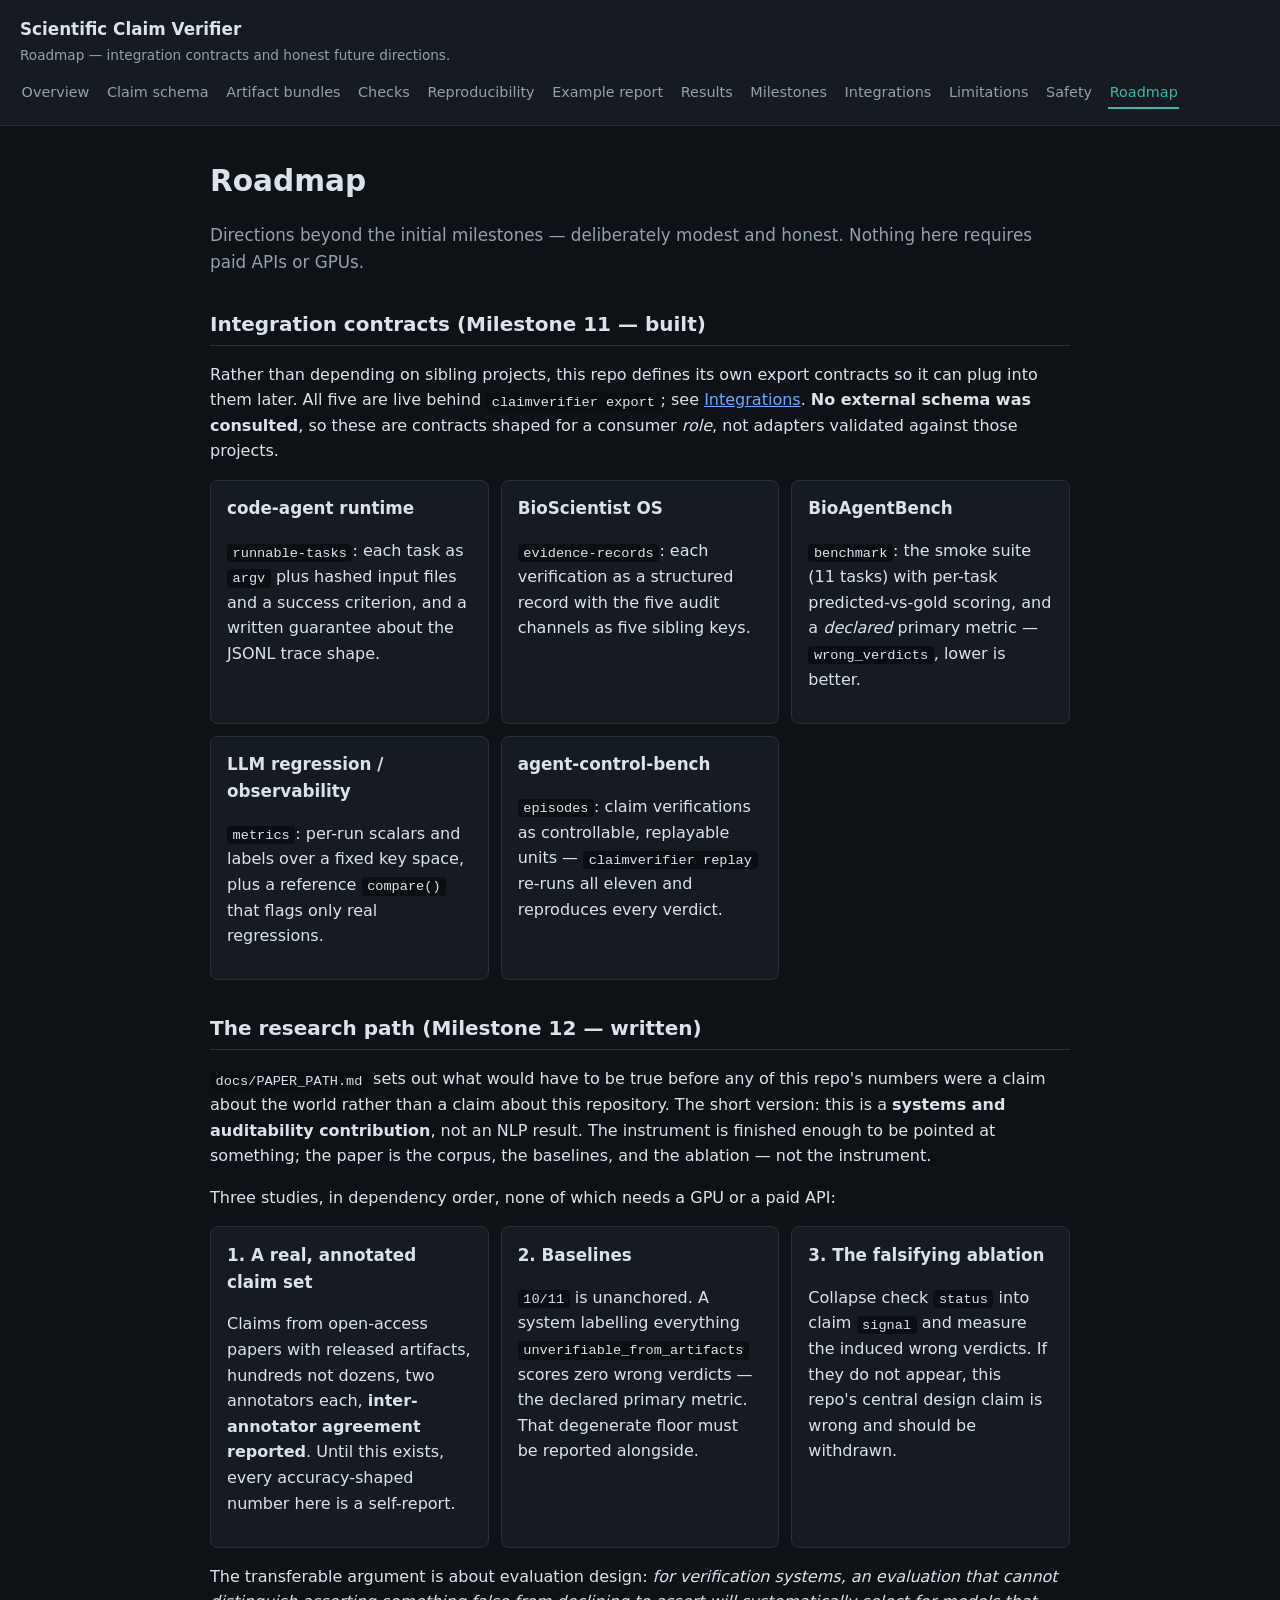
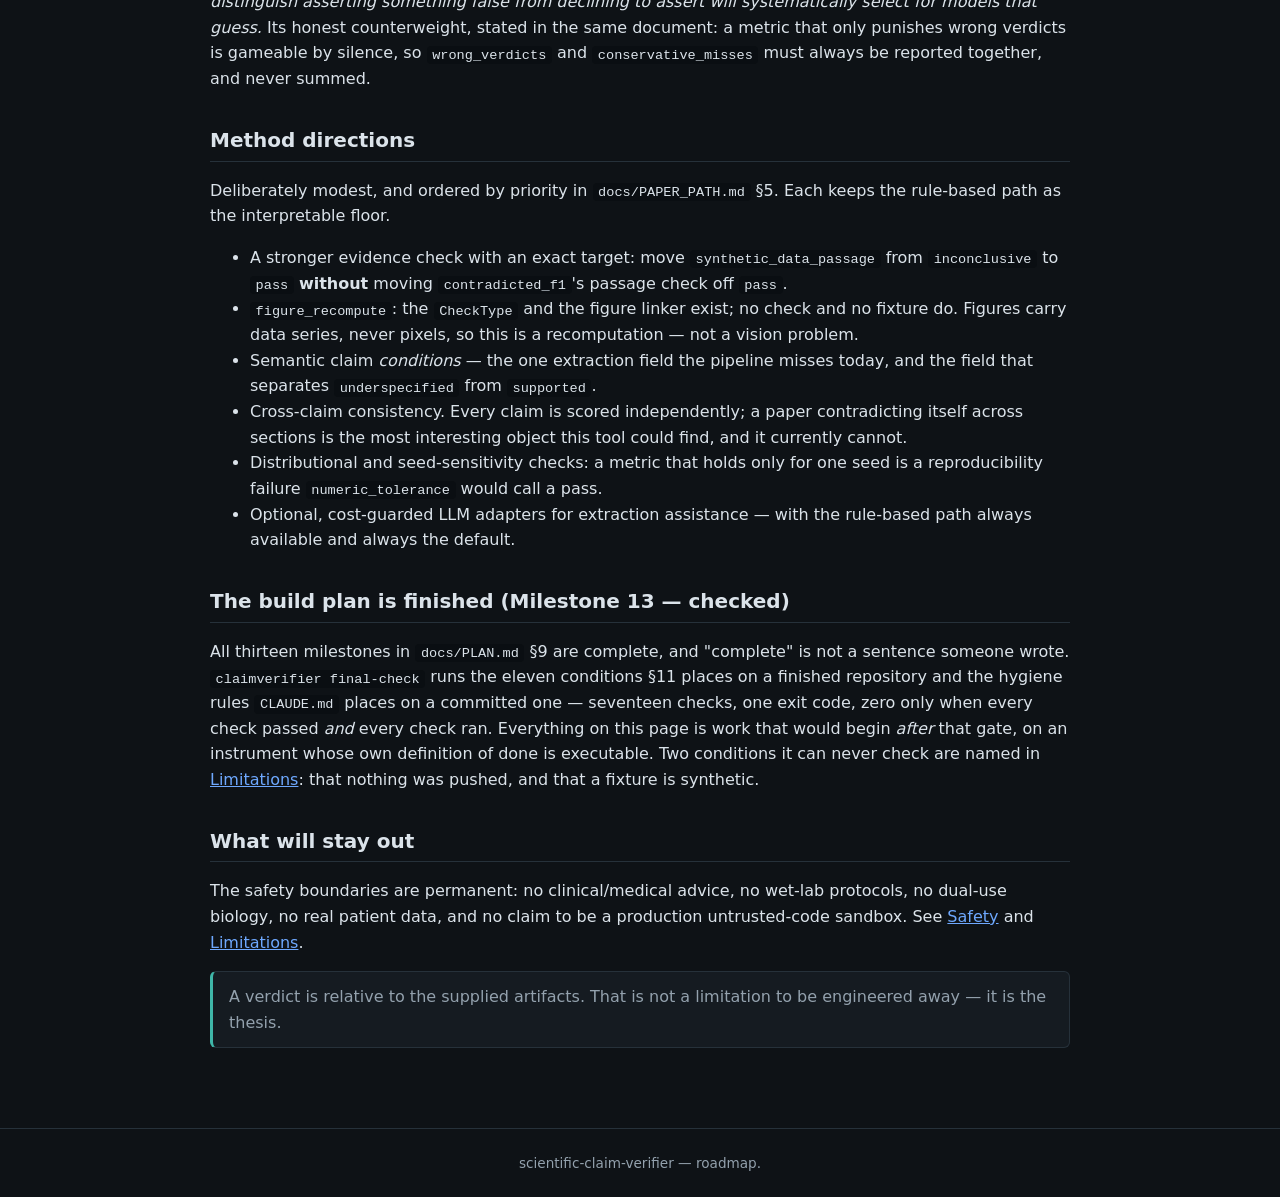
<file: site/roadmap.html>
<!doctype html>
<html lang="en">
<head>
  <meta charset="utf-8">
  <meta name="viewport" content="width=device-width, initial-scale=1">
  <title>Roadmap — Scientific Claim Verifier</title>
  <link rel="stylesheet" href="style.css">
</head>
<body>
<header class="site">
  <a class="brand" href="index.html">Scientific Claim Verifier</a>
  <div class="tagline">Roadmap — integration contracts and honest future directions.</div>
  <nav class="site">
    <a href="index.html">Overview</a>
    <a href="claim-schema.html">Claim schema</a>
    <a href="artifact-bundles.html">Artifact bundles</a>
    <a href="checks.html">Checks</a>
    <a href="reproducibility.html">Reproducibility</a>
    <a href="example-report.html">Example report</a>
    <a href="results.html">Results</a>
    <a href="milestones.html">Milestones</a>
    <a href="integrations.html">Integrations</a>
    <a href="limitations.html">Limitations</a>
    <a href="safety.html">Safety</a>
    <a href="roadmap.html" class="active">Roadmap</a>
  </nav>
</header>
<main>
  <h1>Roadmap</h1>
  <p class="lede">Directions beyond the initial milestones — deliberately modest and honest.
  Nothing here requires paid APIs or GPUs.</p>

  <h2>Integration contracts (Milestone 11 — built)</h2>
  <p>Rather than depending on sibling projects, this repo defines its own export contracts so it can
  plug into them later. All five are live behind <code>claimverifier export</code>; see
  <a href="integrations.html">Integrations</a>. <strong>No external schema was consulted</strong>, so
  these are contracts shaped for a consumer <em>role</em>, not adapters validated against those
  projects.</p>
  <div class="grid">
    <div class="card"><h3>code-agent runtime</h3><p><code>runnable-tasks</code>: each task as <code>argv</code> plus hashed input files and a success criterion, and a written guarantee about the JSONL trace shape.</p></div>
    <div class="card"><h3>BioScientist OS</h3><p><code>evidence-records</code>: each verification as a structured record with the five audit channels as five sibling keys.</p></div>
    <div class="card"><h3>BioAgentBench</h3><p><code>benchmark</code>: the smoke suite (11 tasks) with per-task predicted-vs-gold scoring, and a <em>declared</em> primary metric — <code>wrong_verdicts</code>, lower is better.</p></div>
    <div class="card"><h3>LLM regression / observability</h3><p><code>metrics</code>: per-run scalars and labels over a fixed key space, plus a reference <code>compare()</code> that flags only real regressions.</p></div>
    <div class="card"><h3>agent-control-bench</h3><p><code>episodes</code>: claim verifications as controllable, replayable units — <code>claimverifier replay</code> re-runs all eleven and reproduces every verdict.</p></div>
  </div>

  <h2>The research path (Milestone 12 — written)</h2>
  <p><code>docs/PAPER_PATH.md</code> sets out what would have to be true before any of this repo's
  numbers were a claim about the world rather than a claim about this repository. The short version:
  this is a <strong>systems and auditability contribution</strong>, not an NLP result. The instrument
  is finished enough to be pointed at something; the paper is the corpus, the baselines, and the
  ablation — not the instrument.</p>
  <p>Three studies, in dependency order, none of which needs a GPU or a paid API:</p>
  <div class="grid">
    <div class="card"><h3>1. A real, annotated claim set</h3><p>Claims from open-access papers with released artifacts, hundreds not dozens, two annotators each, <strong>inter-annotator agreement reported</strong>. Until this exists, every accuracy-shaped number here is a self-report.</p></div>
    <div class="card"><h3>2. Baselines</h3><p><code>10/11</code> is unanchored. A system labelling everything <code>unverifiable_from_artifacts</code> scores zero wrong verdicts — the declared primary metric. That degenerate floor must be reported alongside.</p></div>
    <div class="card"><h3>3. The falsifying ablation</h3><p>Collapse check <code>status</code> into claim <code>signal</code> and measure the induced wrong verdicts. If they do not appear, this repo's central design claim is wrong and should be withdrawn.</p></div>
  </div>
  <p>The transferable argument is about evaluation design: <em>for verification systems, an evaluation
  that cannot distinguish asserting something false from declining to assert will systematically select
  for models that guess.</em> Its honest counterweight, stated in the same document: a metric that only
  punishes wrong verdicts is gameable by silence, so <code>wrong_verdicts</code> and
  <code>conservative_misses</code> must always be reported together, and never summed.</p>

  <h2>Method directions</h2>
  <p>Deliberately modest, and ordered by priority in <code>docs/PAPER_PATH.md</code> §5. Each keeps the
  rule-based path as the interpretable floor.</p>
  <ul>
    <li>A stronger evidence check with an exact target: move <code>synthetic_data_passage</code> from
      <code>inconclusive</code> to <code>pass</code> <strong>without</strong> moving
      <code>contradicted_f1</code>'s passage check off <code>pass</code>.</li>
    <li><code>figure_recompute</code>: the <code>CheckType</code> and the figure linker exist; no check
      and no fixture do. Figures carry data series, never pixels, so this is a recomputation — not a
      vision problem.</li>
    <li>Semantic claim <em>conditions</em> — the one extraction field the pipeline misses today, and the
      field that separates <code>underspecified</code> from <code>supported</code>.</li>
    <li>Cross-claim consistency. Every claim is scored independently; a paper contradicting itself
      across sections is the most interesting object this tool could find, and it currently cannot.</li>
    <li>Distributional and seed-sensitivity checks: a metric that holds only for one seed is a
      reproducibility failure <code>numeric_tolerance</code> would call a pass.</li>
    <li>Optional, cost-guarded LLM adapters for extraction assistance — with the rule-based path always
      available and always the default.</li>
  </ul>

  <h2>The build plan is finished (Milestone 13 — checked)</h2>
  <p>All thirteen milestones in <code>docs/PLAN.md</code> §9 are complete, and "complete" is not a
  sentence someone wrote. <code>claimverifier final-check</code> runs the eleven conditions §11 places
  on a finished repository and the hygiene rules <code>CLAUDE.md</code> places on a committed one —
  seventeen checks, one exit code, zero only when every check passed <em>and</em> every check ran.
  Everything on this page is work that would begin <em>after</em> that gate, on an instrument whose
  own definition of done is executable. Two conditions it can never check are named in
  <a href="limitations.html">Limitations</a>: that nothing was pushed, and that a fixture is synthetic.</p>

  <h2>What will stay out</h2>
  <p>The safety boundaries are permanent: no clinical/medical advice, no wet-lab protocols, no
  dual-use biology, no real patient data, and no claim to be a production untrusted-code
  sandbox. See <a href="safety.html">Safety</a> and <a href="limitations.html">Limitations</a>.</p>

  <div class="callout">A verdict is relative to the supplied artifacts. That is not a limitation to be
  engineered away — it is the thesis.</div>
</main>
<footer class="site">scientific-claim-verifier — roadmap.</footer>
</body>
</html>
</file>
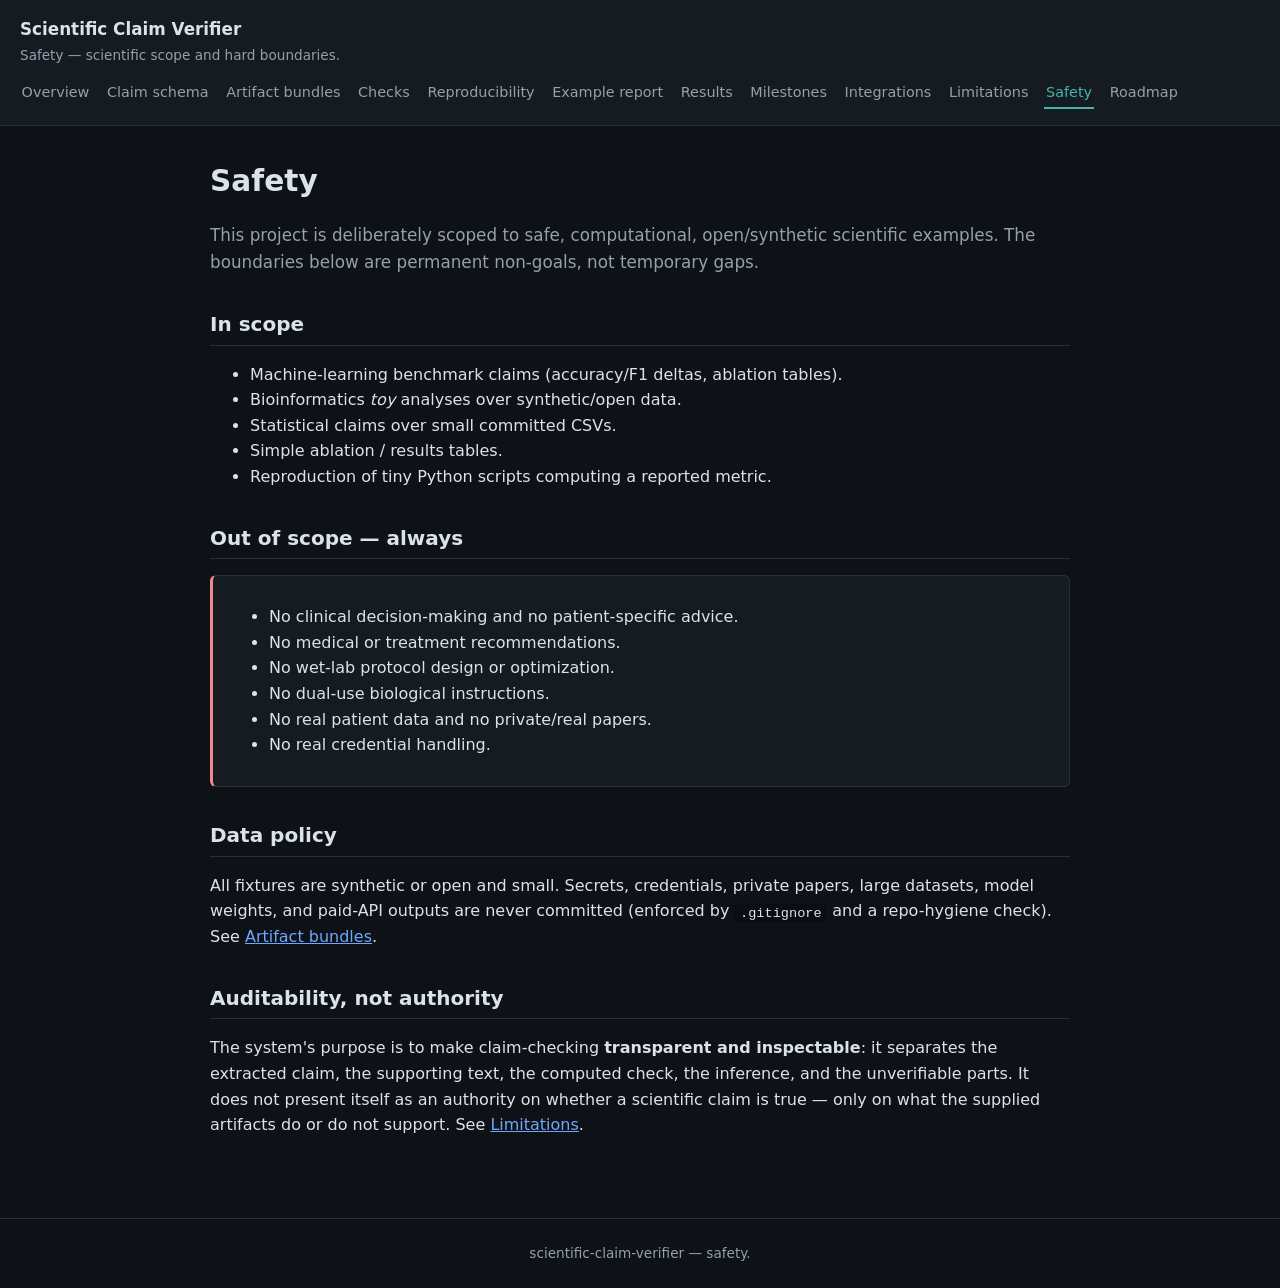
<file: site/safety.html>
<!doctype html>
<html lang="en">
<head>
  <meta charset="utf-8">
  <meta name="viewport" content="width=device-width, initial-scale=1">
  <title>Safety — Scientific Claim Verifier</title>
  <link rel="stylesheet" href="style.css">
</head>
<body>
<header class="site">
  <a class="brand" href="index.html">Scientific Claim Verifier</a>
  <div class="tagline">Safety — scientific scope and hard boundaries.</div>
  <nav class="site">
    <a href="index.html">Overview</a>
    <a href="claim-schema.html">Claim schema</a>
    <a href="artifact-bundles.html">Artifact bundles</a>
    <a href="checks.html">Checks</a>
    <a href="reproducibility.html">Reproducibility</a>
    <a href="example-report.html">Example report</a>
    <a href="results.html">Results</a>
    <a href="milestones.html">Milestones</a>
    <a href="integrations.html">Integrations</a>
    <a href="limitations.html">Limitations</a>
    <a href="safety.html" class="active">Safety</a>
    <a href="roadmap.html">Roadmap</a>
  </nav>
</header>
<main>
  <h1>Safety</h1>
  <p class="lede">This project is deliberately scoped to safe, computational, open/synthetic
  scientific examples. The boundaries below are permanent non-goals, not temporary gaps.</p>

  <h2>In scope</h2>
  <ul>
    <li>Machine-learning benchmark claims (accuracy/F1 deltas, ablation tables).</li>
    <li>Bioinformatics <em>toy</em> analyses over synthetic/open data.</li>
    <li>Statistical claims over small committed CSVs.</li>
    <li>Simple ablation / results tables.</li>
    <li>Reproduction of tiny Python scripts computing a reported metric.</li>
  </ul>

  <h2>Out of scope — always</h2>
  <div class="callout safety">
    <ul>
      <li>No clinical decision-making and no patient-specific advice.</li>
      <li>No medical or treatment recommendations.</li>
      <li>No wet-lab protocol design or optimization.</li>
      <li>No dual-use biological instructions.</li>
      <li>No real patient data and no private/real papers.</li>
      <li>No real credential handling.</li>
    </ul>
  </div>

  <h2>Data policy</h2>
  <p>All fixtures are synthetic or open and small. Secrets, credentials, private papers, large
  datasets, model weights, and paid-API outputs are never committed (enforced by
  <code>.gitignore</code> and a repo-hygiene check). See
  <a href="artifact-bundles.html">Artifact bundles</a>.</p>

  <h2>Auditability, not authority</h2>
  <p>The system's purpose is to make claim-checking <strong>transparent and inspectable</strong>:
  it separates the extracted claim, the supporting text, the computed check, the inference, and
  the unverifiable parts. It does not present itself as an authority on whether a scientific
  claim is true — only on what the supplied artifacts do or do not support. See
  <a href="limitations.html">Limitations</a>.</p>
</main>
<footer class="site">scientific-claim-verifier — safety.</footer>
</body>
</html>
</file>
<file: site/style.css>
/* scientific-claim-verifier — shared static-site styles.
   Plain CSS, no build step, no external fonts or assets. */

:root {
  --bg: #0e1216;
  --panel: #151b21;
  --border: #26313a;
  --text: #dbe3ea;
  --muted: #93a1ad;
  --accent: #3fb6a8;        /* teal — "verification / evidence" */
  --accent-2: #6ea8fe;      /* blue — links */
  --accent-soft: #10262a;
  --ok: #7ee2a8;
  --warn: #f0c674;
  --bad: #f08a8a;
  --mono: ui-monospace, SFMono-Regular, "SF Mono", Menlo, Consolas, monospace;
}

* { box-sizing: border-box; }

body {
  margin: 0;
  font-family: system-ui, -apple-system, Segoe UI, Roboto, Helvetica, Arial, sans-serif;
  line-height: 1.6;
  color: var(--text);
  background: var(--bg);
}

header.site {
  border-bottom: 1px solid var(--border);
  background: var(--panel);
  padding: 1rem 1.25rem;
}

header.site .brand {
  font-weight: 700;
  font-size: 1.05rem;
  color: var(--text);
  text-decoration: none;
}

header.site .tagline {
  color: var(--muted);
  font-size: 0.85rem;
  margin-top: 0.15rem;
  max-width: 70ch;
}

nav.site {
  display: flex;
  flex-wrap: wrap;
  gap: 0.4rem 0.9rem;
  margin-top: 0.75rem;
}

nav.site a {
  color: var(--muted);
  text-decoration: none;
  font-size: 0.9rem;
  padding: 0.15rem 0.1rem;
  border-bottom: 2px solid transparent;
}

nav.site a:hover { color: var(--text); }
nav.site a.active { color: var(--accent); border-bottom-color: var(--accent); }

main {
  max-width: 900px;
  margin: 0 auto;
  padding: 2rem 1.25rem 4rem;
}

h1 { font-size: 1.85rem; margin: 0 0 0.25rem; }
h2 {
  font-size: 1.25rem;
  margin: 2rem 0 0.5rem;
  padding-bottom: 0.3rem;
  border-bottom: 1px solid var(--border);
}
h3 { font-size: 1.05rem; margin: 1.2rem 0 0.4rem; }

p, li { color: var(--text); }
a { color: var(--accent-2); }

.lede { color: var(--muted); font-size: 1.05rem; }

.status {
  display: inline-block;
  font-size: 0.75rem;
  font-family: var(--mono);
  padding: 0.15rem 0.55rem;
  border-radius: 999px;
  border: 1px solid var(--border);
  background: var(--accent-soft);
  color: var(--accent);
}

.status.planned { color: var(--warn); }
.status.done { color: var(--ok); }
.status.wip { color: var(--accent); }

.pill {
  display: inline-block;
  font-size: 0.72rem;
  font-family: var(--mono);
  padding: 0.05rem 0.45rem;
  border-radius: 4px;
  border: 1px solid var(--border);
  color: var(--muted);
  margin-right: 0.25rem;
}
.pill.ok { color: var(--ok); border-color: #24513a; }
.pill.warn { color: var(--warn); border-color: #4d4326; }
.pill.bad { color: var(--bad); border-color: #4d2b2b; }

code, pre { font-family: var(--mono); font-size: 0.85rem; }

pre {
  background: #0a0e12;
  border: 1px solid var(--border);
  border-radius: 8px;
  padding: 0.9rem 1rem;
  overflow-x: auto;
}

code { background: #0a0e12; padding: 0.1rem 0.35rem; border-radius: 4px; }
pre code { background: none; padding: 0; }

table {
  border-collapse: collapse;
  width: 100%;
  margin: 0.75rem 0;
  font-size: 0.9rem;
}
th, td { border: 1px solid var(--border); padding: 0.45rem 0.6rem; text-align: left; vertical-align: top; }
th { background: var(--panel); color: var(--muted); }

ul.files { list-style: none; padding-left: 0; }
ul.files li { font-family: var(--mono); font-size: 0.85rem; color: var(--muted); }

.callout {
  border: 1px solid var(--border);
  border-left: 3px solid var(--accent);
  background: var(--panel);
  border-radius: 6px;
  padding: 0.75rem 1rem;
  margin: 1rem 0;
  color: var(--muted);
}
.callout.warn { border-left-color: var(--warn); }
.callout.safety { border-left-color: var(--bad); }

.grid {
  display: grid;
  grid-template-columns: repeat(auto-fit, minmax(220px, 1fr));
  gap: 0.75rem;
  margin: 1rem 0;
}
.card {
  border: 1px solid var(--border);
  background: var(--panel);
  border-radius: 8px;
  padding: 0.9rem 1rem;
}
.card h3 { margin-top: 0; }

footer.site {
  border-top: 1px solid var(--border);
  color: var(--muted);
  font-size: 0.85rem;
  padding: 1.5rem 1.25rem;
  text-align: center;
}
</file>
